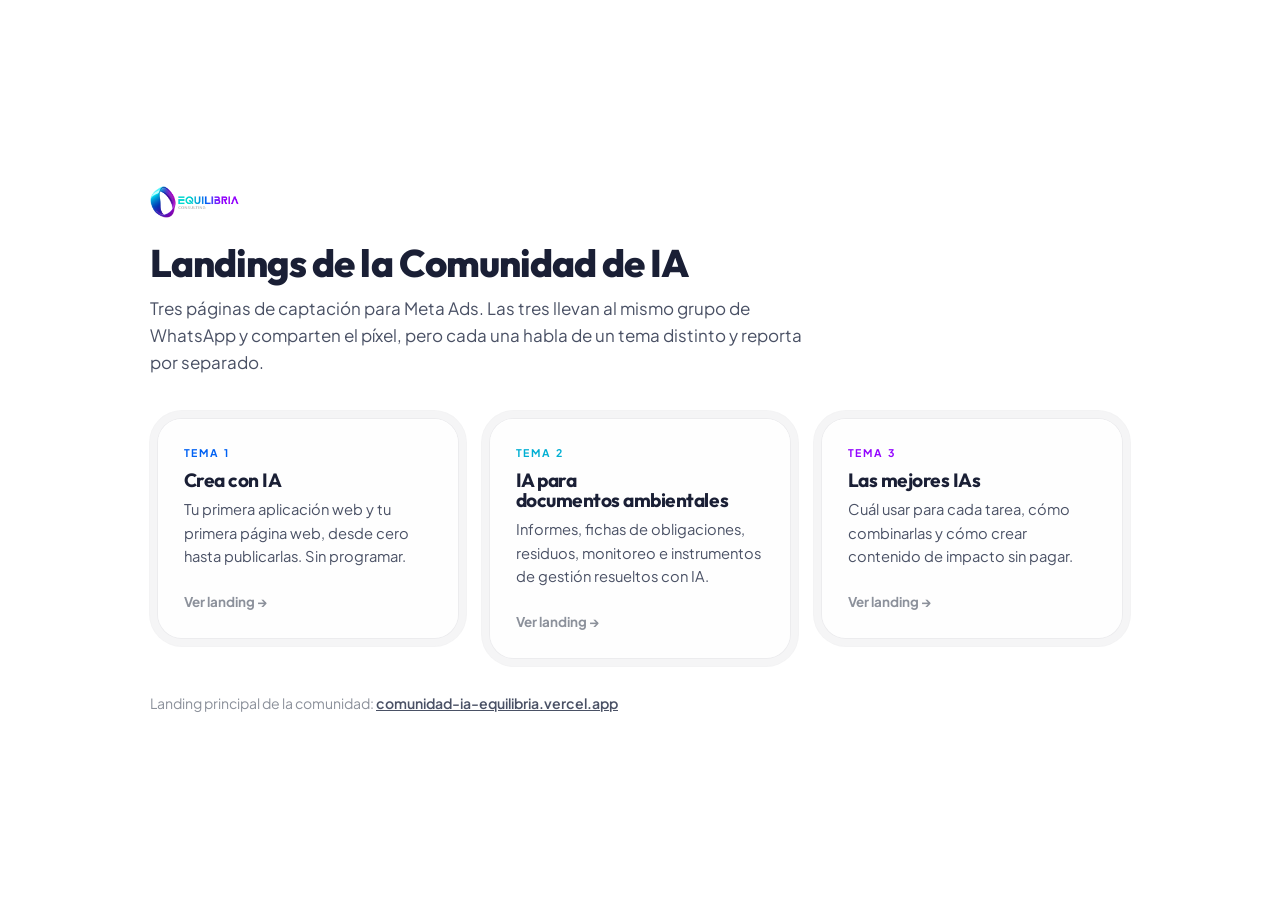
<file: index.html>
<!DOCTYPE html>
<html lang="es-PE">
<head>
<meta charset="utf-8">
<meta name="viewport" content="width=device-width, initial-scale=1">
<title>Landings de la Comunidad de IA | Equilibria</title>
<meta name="robots" content="noindex">
<link rel="icon" type="image/png" sizes="32x32" href="assets/favicon-32.png">
<link rel="preconnect" href="https://fonts.googleapis.com">
<link rel="preconnect" href="https://fonts.gstatic.com" crossorigin>
<link href="https://fonts.googleapis.com/css2?family=Outfit:wght@600;700;800&family=Plus+Jakarta+Sans:wght@400;500;600;700&display=swap" rel="stylesheet">
<link rel="stylesheet" href="assets/eq.css">
<style>
  body{display:grid;place-items:center;min-height:100dvh;padding:2.5rem 1.25rem}
  .hub{width:min(980px,100%)}
  .hub > img{height:32px;width:auto;margin-bottom:1.6rem}
  h1{font-size:clamp(1.7rem,4vw,2.4rem);font-weight:800}
  .lead{color:var(--ink-2);margin-top:.7rem;max-width:56ch}
  .grid{display:grid;grid-template-columns:repeat(auto-fit,minmax(260px,1fr));gap:1rem;margin-top:2.2rem}
  .grid a{text-decoration:none}
  .grid .core{padding:1.6rem;display:flex;flex-direction:column;gap:.5rem;height:100%;transition:transform .6s var(--ease)}
  .grid a:hover .core{transform:translateY(-3px)}
  .grid .k{font-size:.66rem;font-weight:700;letter-spacing:.18em;text-transform:uppercase}
  .grid h2{font-size:1.2rem;font-weight:700}
  .grid p{font-size:.92rem;color:var(--ink-2)}
  .grid .go{margin-top:auto;padding-top:.9rem;font-size:.84rem;font-weight:700;color:var(--ink-3)}
  .extra{margin-top:1.6rem;font-size:.88rem;color:var(--ink-3)}
  .extra a{font-weight:600;color:var(--ink-2)}
</style>
</head>
<body>
<div class="hub">
  <img src="assets/logo-equilibria.webp" alt="Equilibria Consulting">
  <h1>Landings de la Comunidad de IA</h1>
  <p class="lead">Tres páginas de captación para Meta Ads. Las tres llevan al mismo grupo de WhatsApp y comparten el píxel, pero cada una habla de un tema distinto y reporta por separado.</p>
  <div class="grid">
    <a href="crea-con-ia"><div class="shell"><div class="core">
      <span class="k" style="color:#0061F3">Tema 1</span>
      <h2>Crea con IA</h2>
      <p>Tu primera aplicación web y tu primera página web, desde cero hasta publicarlas. Sin programar.</p>
      <span class="go">Ver landing →</span>
    </div></div></a>
    <a href="ia-ambiental"><div class="shell"><div class="core">
      <span class="k" style="color:#00AFD3">Tema 2</span>
      <h2>IA para documentos ambientales</h2>
      <p>Informes, fichas de obligaciones, residuos, monitoreo e instrumentos de gestión resueltos con IA.</p>
      <span class="go">Ver landing →</span>
    </div></div></a>
    <a href="mejores-ias"><div class="shell"><div class="core">
      <span class="k" style="color:#9304FF">Tema 3</span>
      <h2>Las mejores IAs</h2>
      <p>Cuál usar para cada tarea, cómo combinarlas y cómo crear contenido de impacto sin pagar.</p>
      <span class="go">Ver landing →</span>
    </div></div></a>
  </div>
  <p class="extra">Landing principal de la comunidad: <a href="https://comunidad-ia-equilibria.vercel.app">comunidad-ia-equilibria.vercel.app</a></p>
</div>
</body>
</html>
</file>
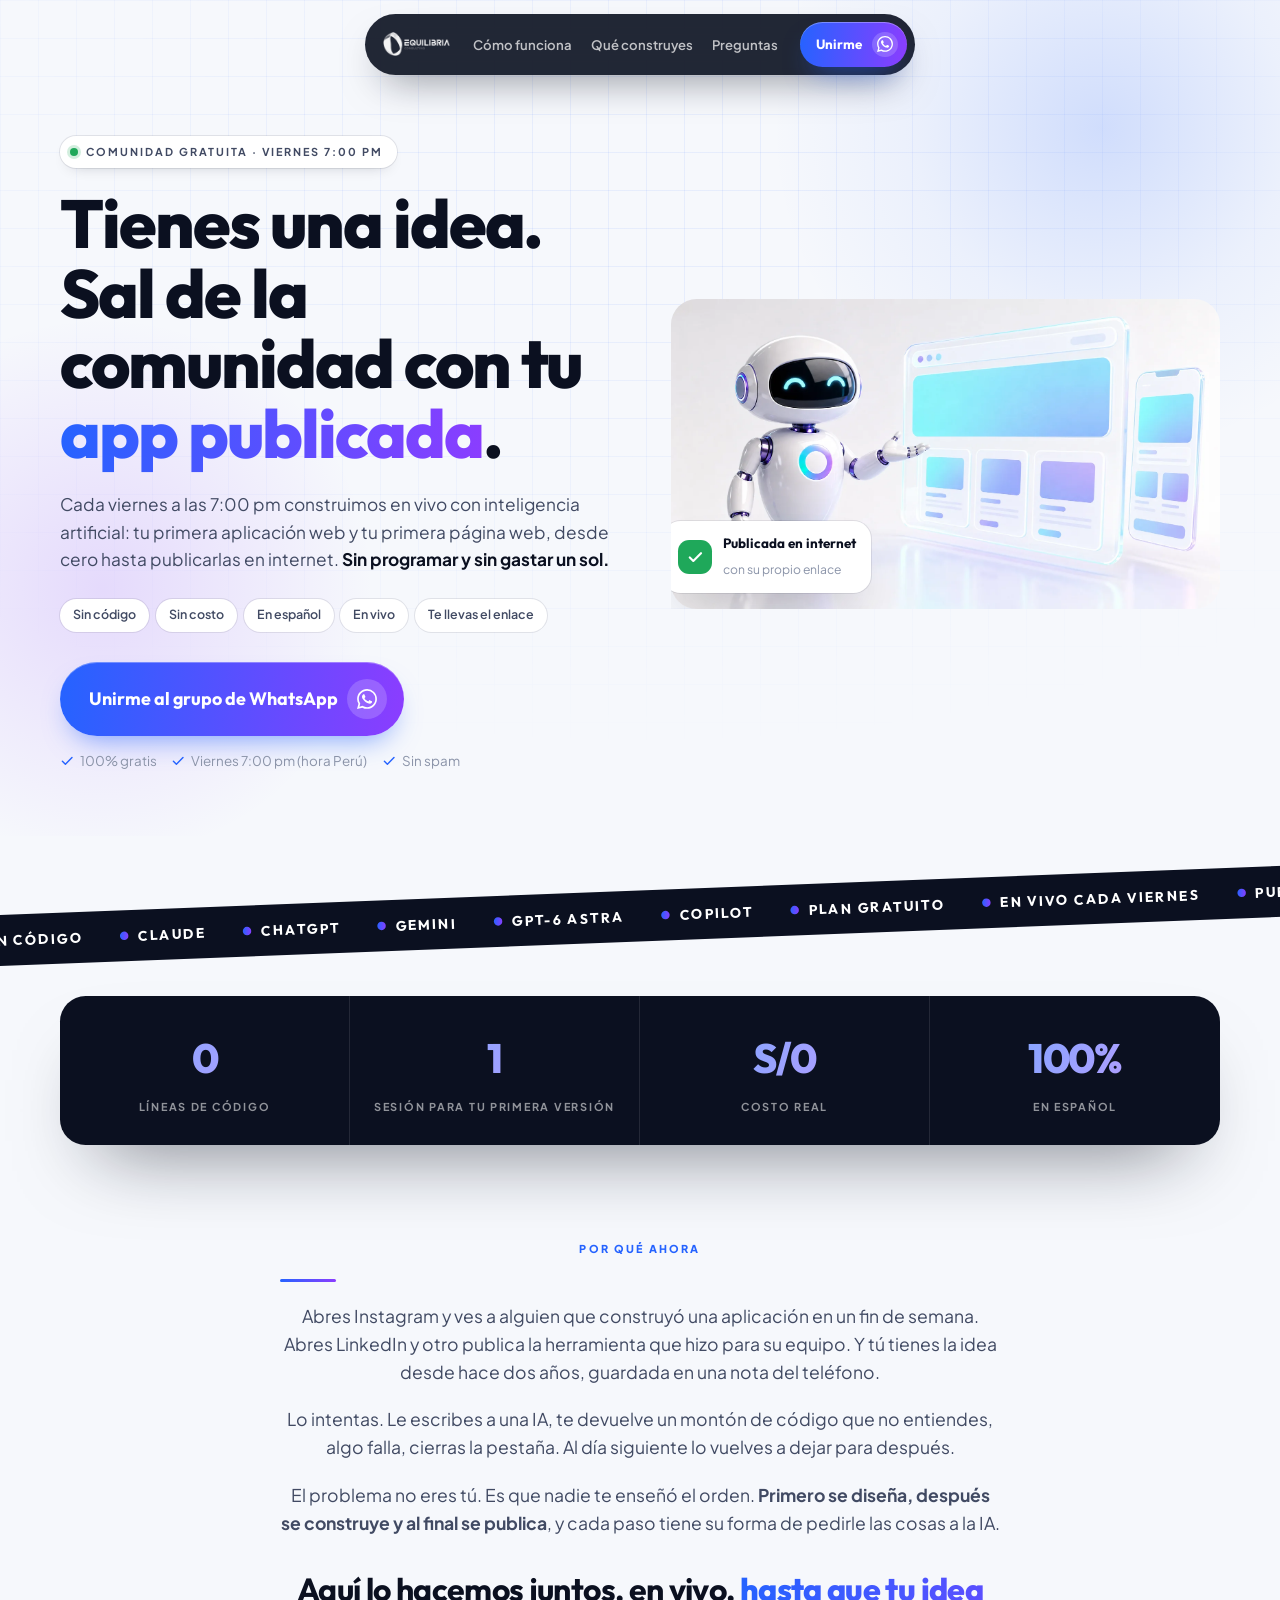
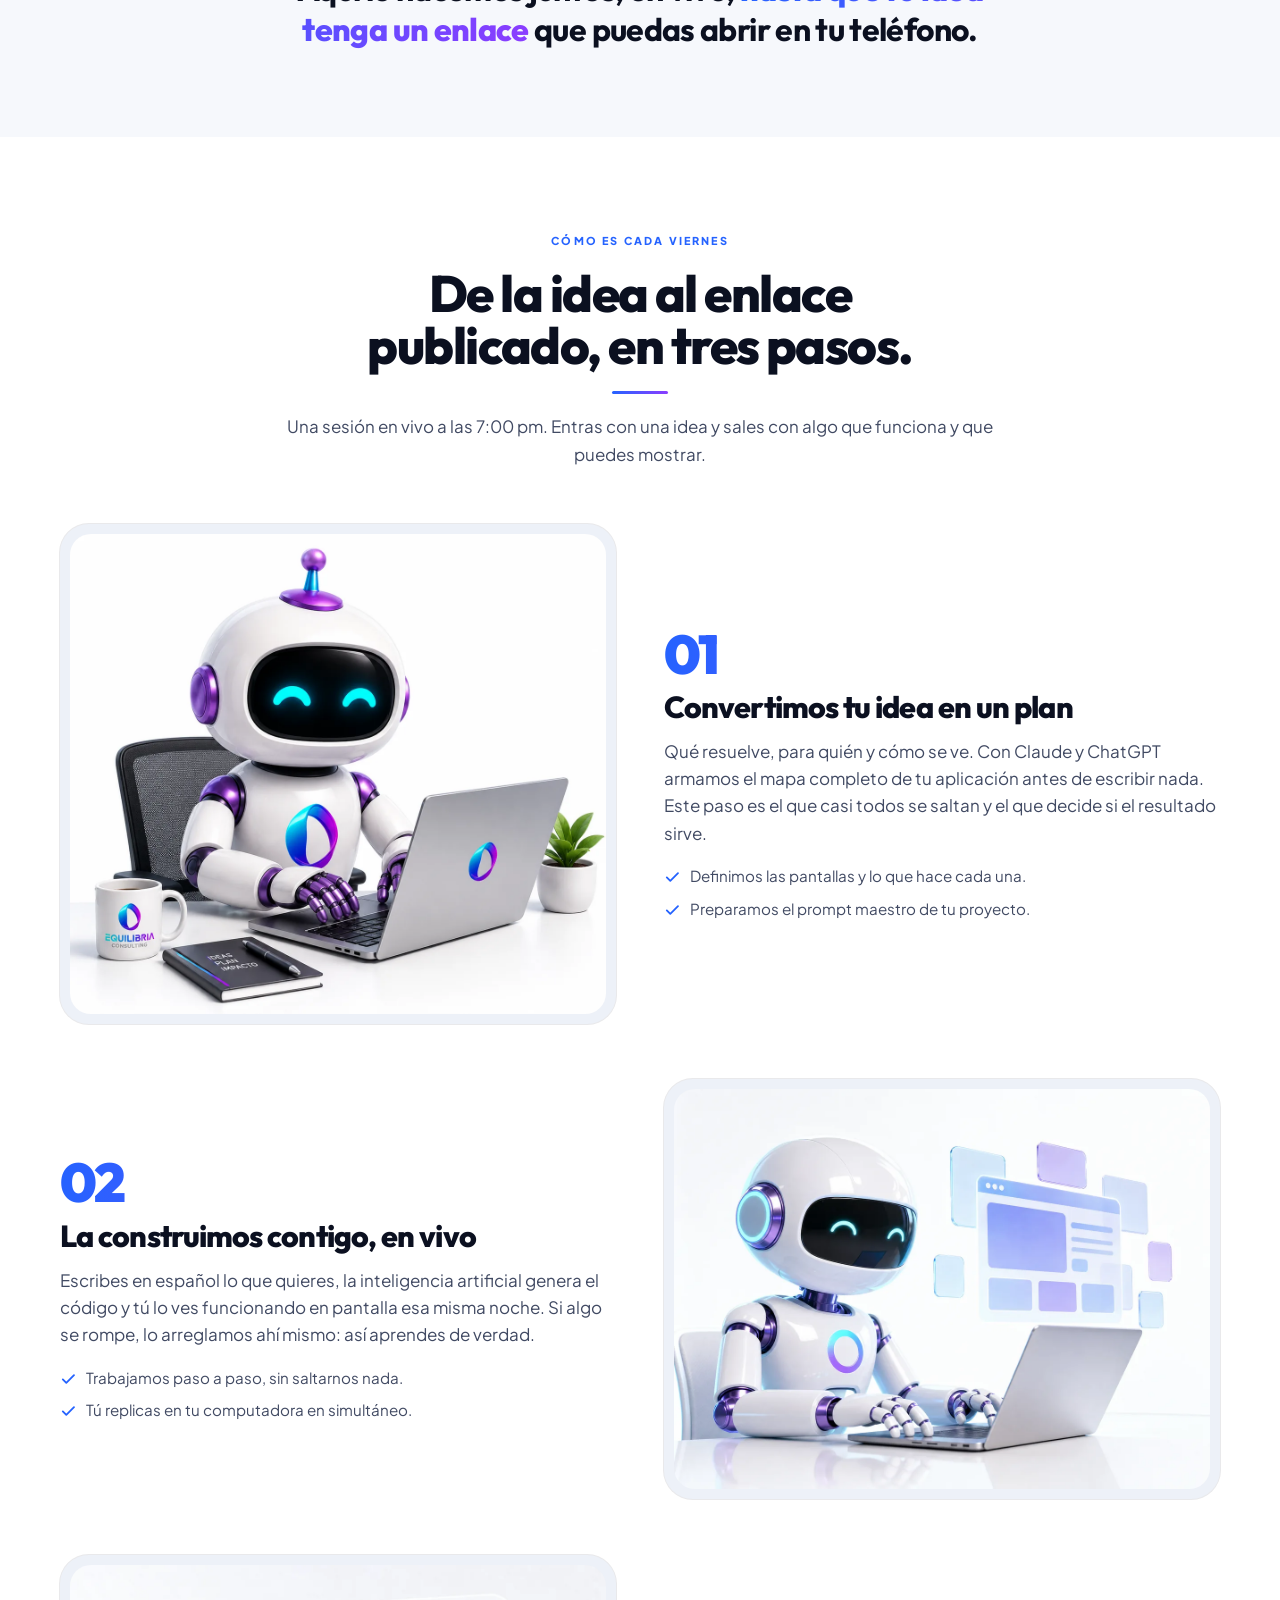
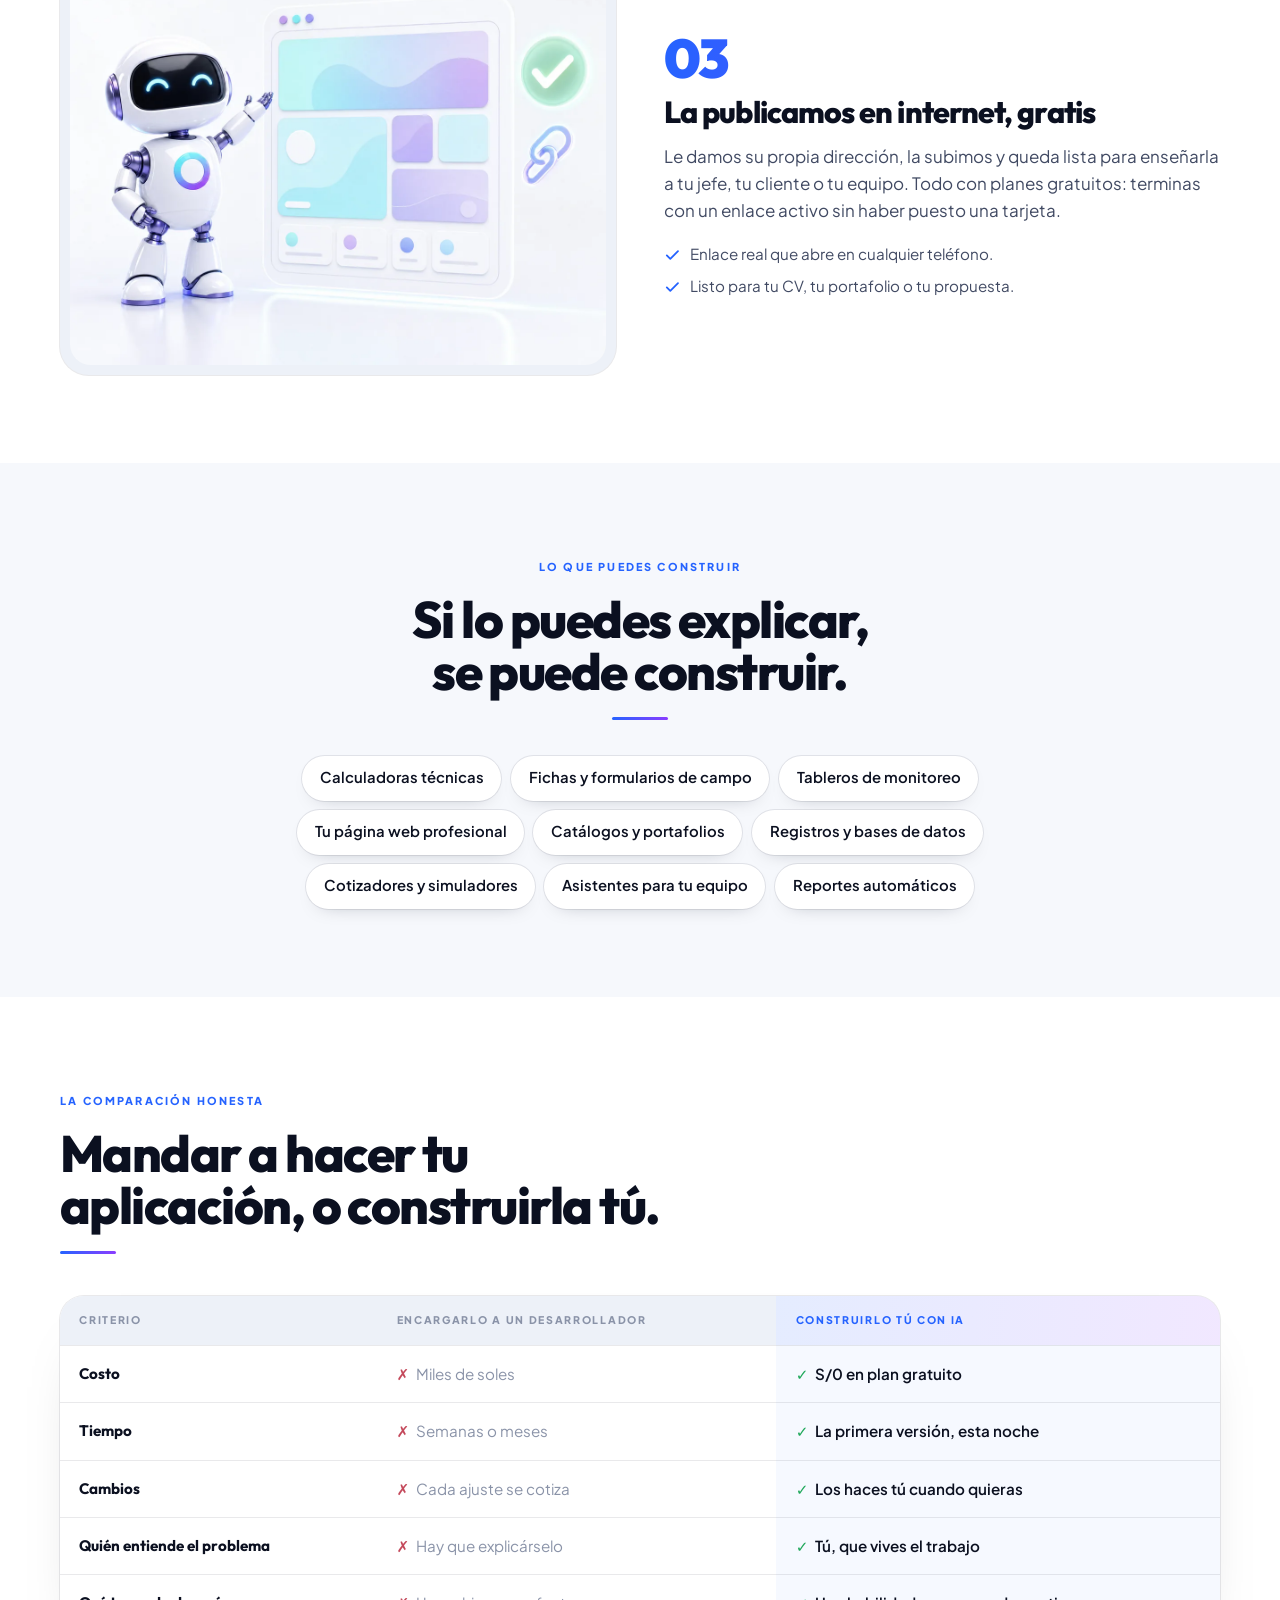
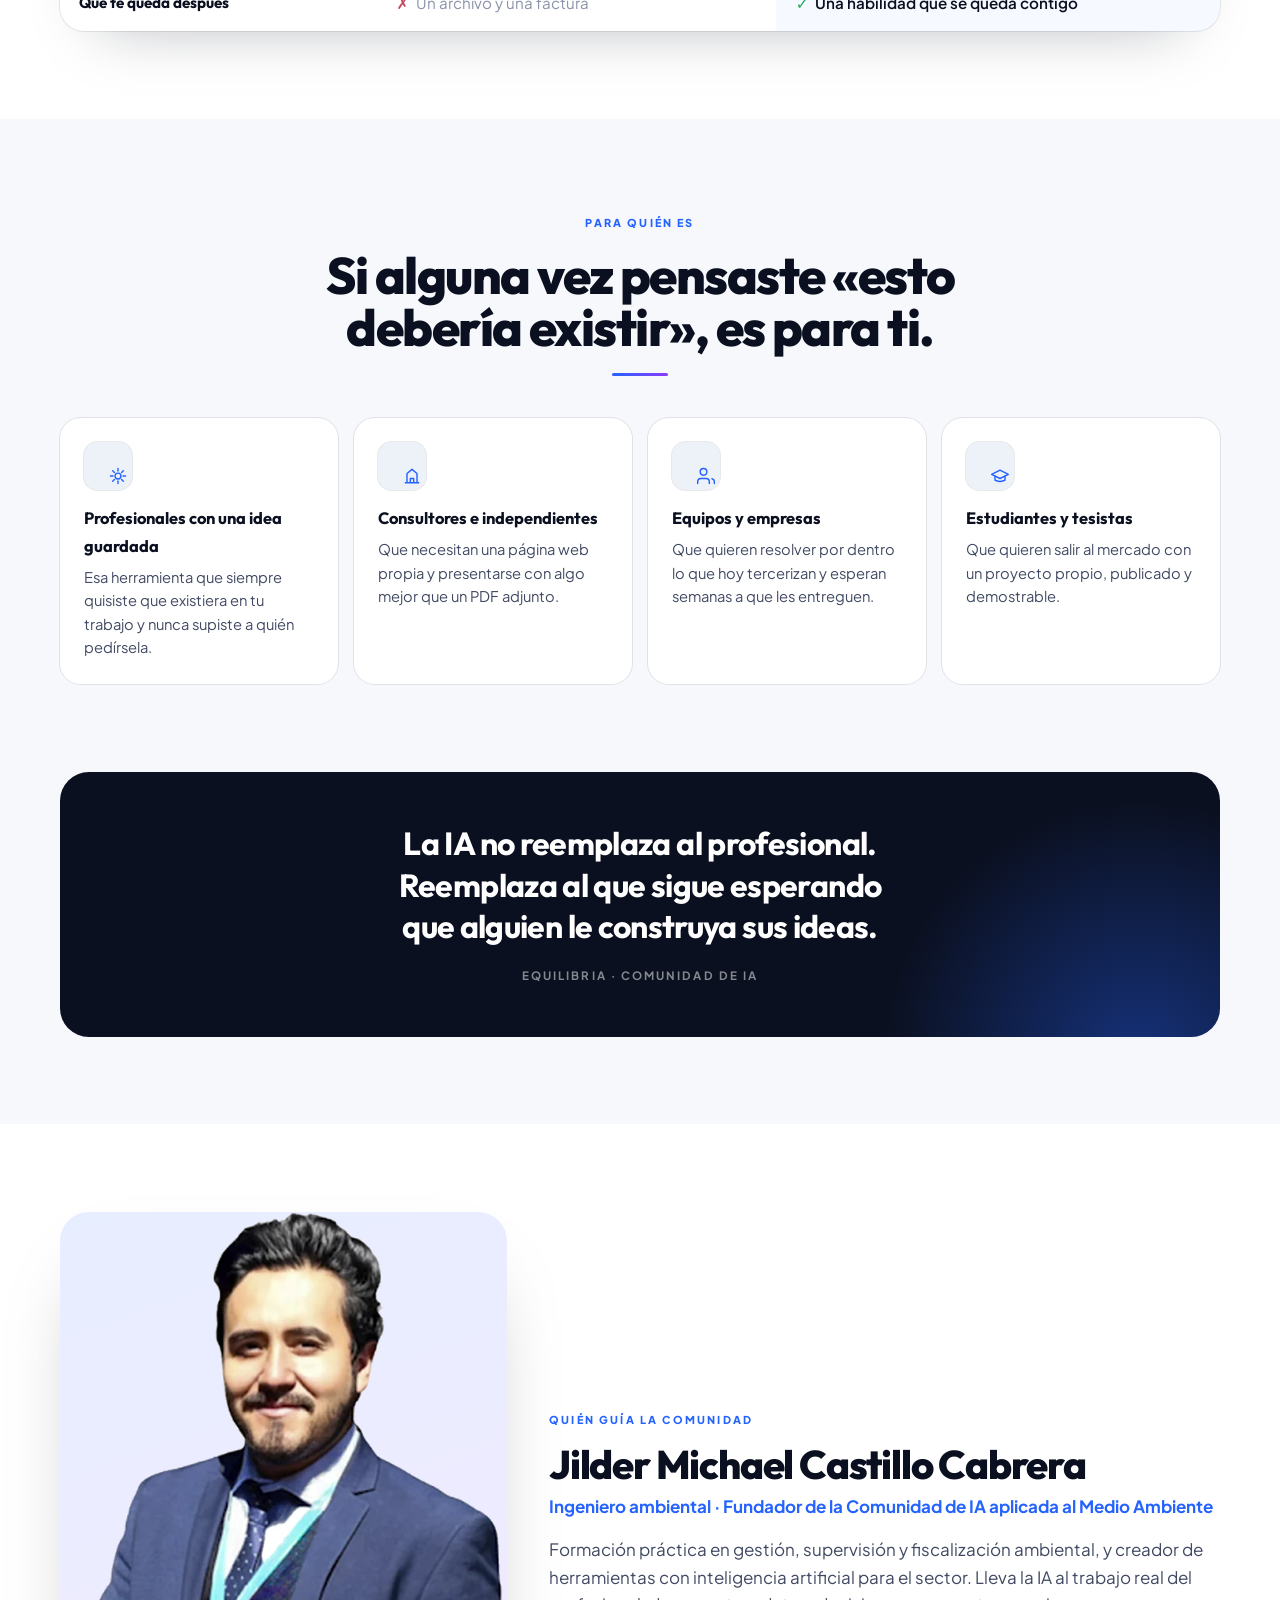
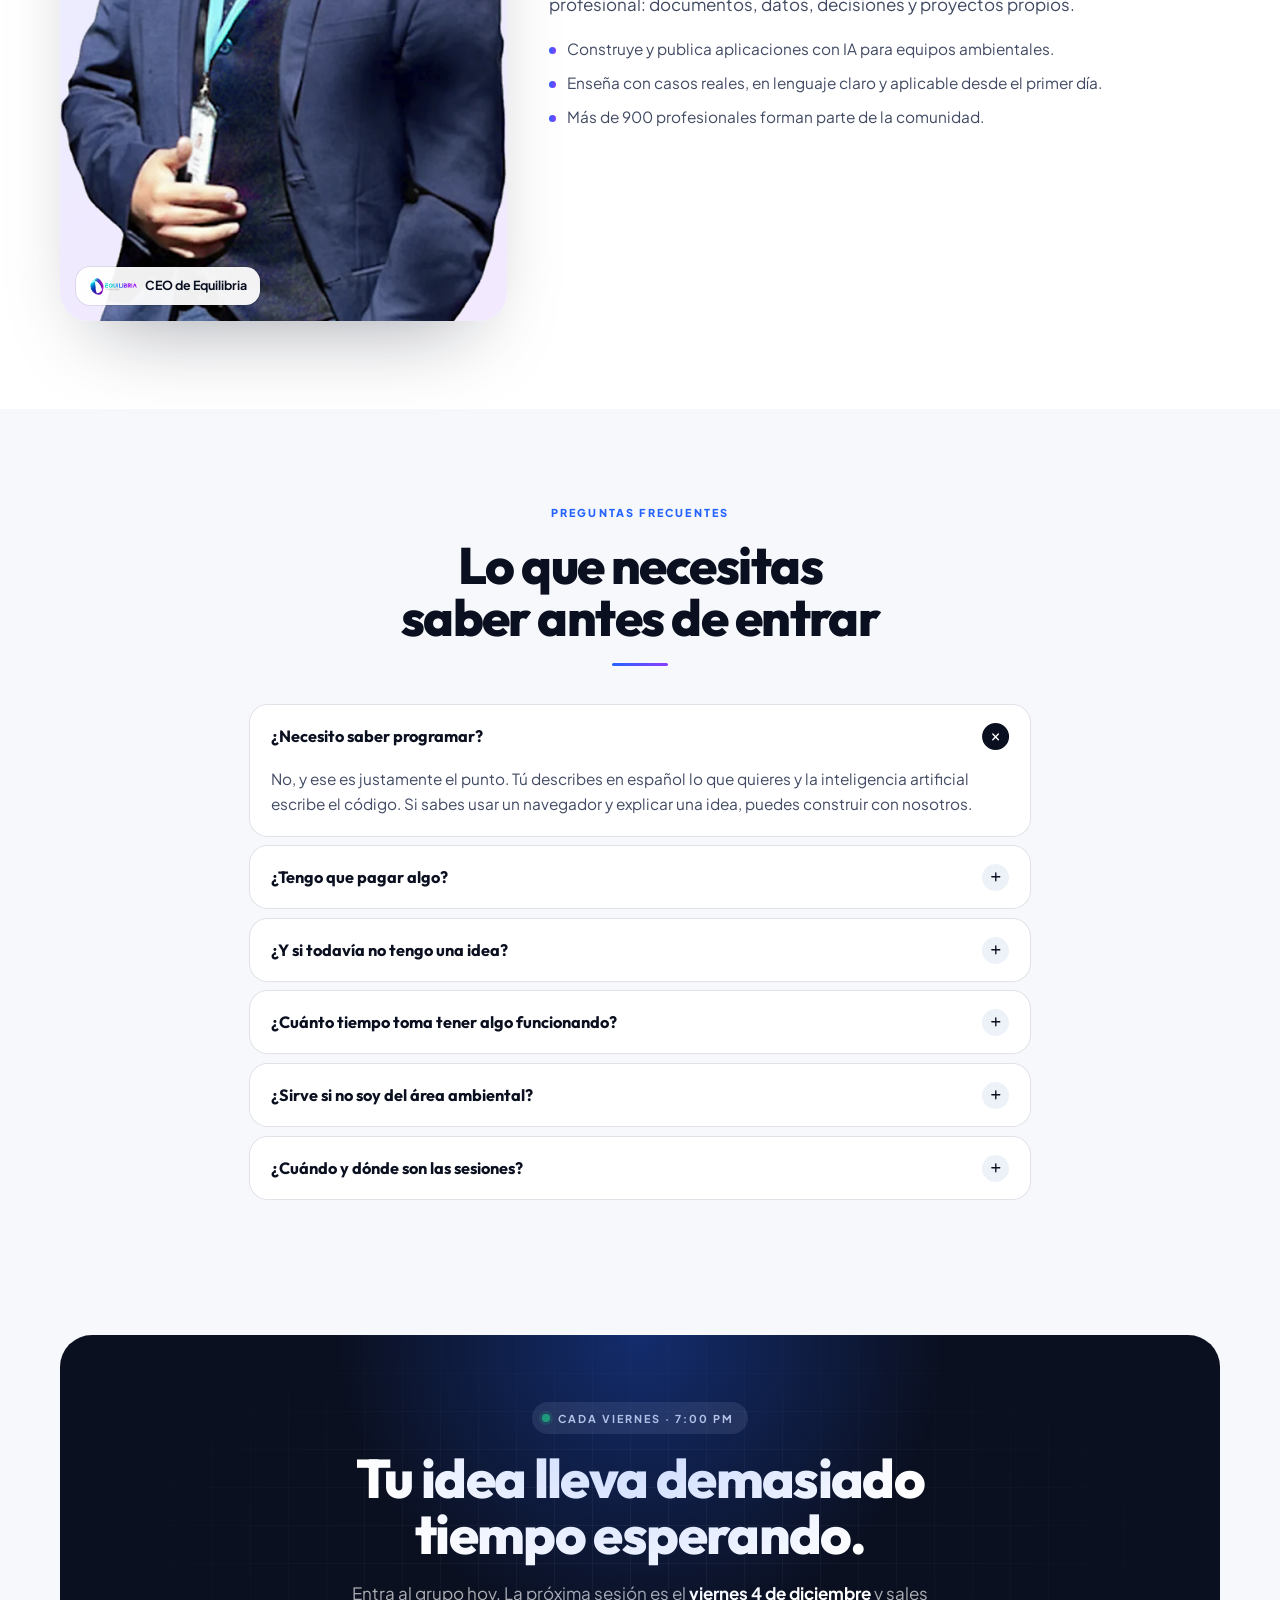
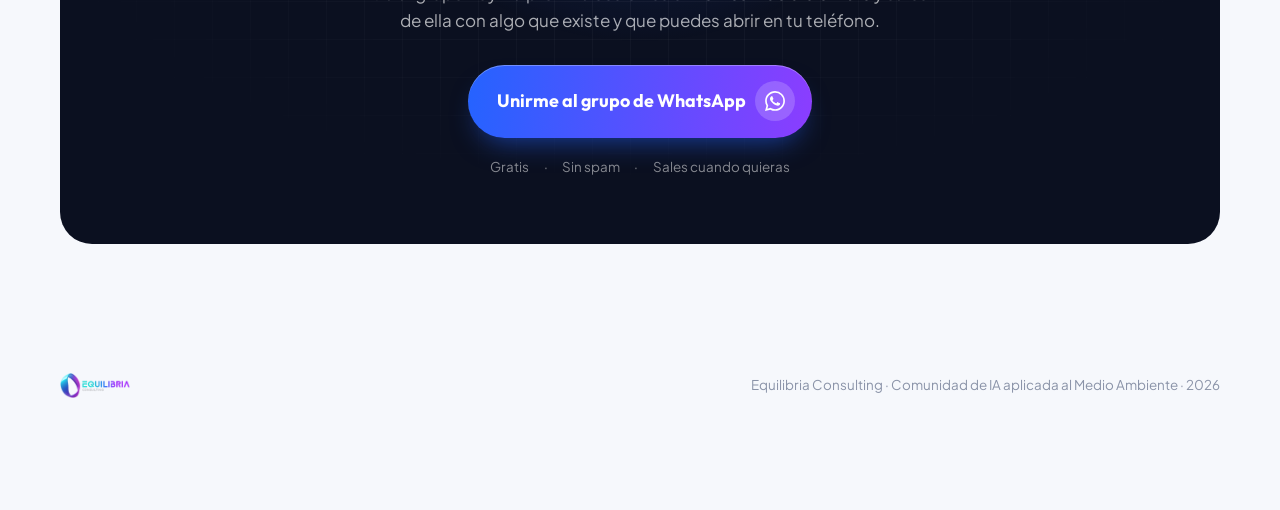
<file: crea-con-ia/index.html>
<!DOCTYPE html>
<html lang="es-PE">
<head>
<meta charset="utf-8">
<meta name="viewport" content="width=device-width, initial-scale=1, viewport-fit=cover">
<script>document.documentElement.className+=" js"</script>
<title>Construye tu primera app web con IA | Comunidad Equilibria</title>
<meta name="description" content="Comunidad gratuita: cada viernes a las 7:00 pm construimos en vivo tu primera aplicación web y tu primera página web con inteligencia artificial, desde cero hasta publicarlas. Sin programar y sin costo.">
<meta name="theme-color" content="#F6F8FC">
<link rel="icon" type="image/png" sizes="32x32" href="../assets/favicon-32.png">
<link rel="apple-touch-icon" href="../assets/apple-touch-icon.png">
<meta property="og:type" content="website">
<meta property="og:title" content="Tu primera aplicación web con IA · Comunidad Equilibria">
<meta property="og:description" content="De la idea a la app publicada, sin programar y sin gastar un sol. Cada viernes 7:00 pm. Gratis.">
<meta property="og:image" content="https://ia-equilibria.vercel.app/assets/og-crea-con-ia.jpg">
<meta property="og:url" content="https://ia-equilibria.vercel.app/crea-con-ia">
<meta property="og:locale" content="es_PE">
<meta name="twitter:card" content="summary_large_image">
<link rel="preconnect" href="https://fonts.googleapis.com">
<link rel="preconnect" href="https://fonts.gstatic.com" crossorigin>
<link href="https://fonts.googleapis.com/css2?family=Outfit:wght@400;500;600;700;800;900&family=Plus+Jakarta+Sans:wght@400;500;600;700&display=swap" rel="stylesheet">
<link rel="preload" as="image" href="../assets/hero-crea.webp">

<!-- Meta Pixel -->
<script>
!function(f,b,e,v,n,t,s){if(f.fbq)return;n=f.fbq=function(){n.callMethod?
n.callMethod.apply(n,arguments):n.queue.push(arguments)};if(!f._fbq)f._fbq=n;
n.push=n;n.loaded=!0;n.version='2.0';n.queue=[];t=b.createElement(e);t.async=!0;
t.src=v;s=b.getElementsByTagName(e)[0];s.parentNode.insertBefore(t,s)}(window,
document,'script','https://connect.facebook.net/en_US/fbevents.js');
fbq('init','1441853580744350');
fbq('track','PageView');
</script>
<noscript><img height="1" width="1" style="display:none" alt=""
src="https://www.facebook.com/tr?id=1441853580744350&ev=PageView&noscript=1"></noscript>
<!-- /Meta Pixel -->

<style>
:root{
  --paper:#F6F8FC; --paper-2:#EDF1F8; --card:#FFFFFF;
  --ink:#0B1020; --ink-2:#414A63; --ink-3:#8A93A8;
  --acc:#2563FF; --acc-2:#8B3DFF; --acc-soft:rgba(37,99,255,.1);
  --wa:#1FA85A;
  --line:rgba(11,16,32,.09);
  --ease:cubic-bezier(.32,.72,0,1);
  --grad:linear-gradient(95deg,#2563FF,#8B3DFF);
}
*{box-sizing:border-box;margin:0;padding:0}
html{-webkit-text-size-adjust:100%;scroll-behavior:smooth}
body{font-family:"Plus Jakarta Sans",ui-sans-serif,system-ui,-apple-system,sans-serif;background:var(--paper);color:var(--ink);font-size:17px;line-height:1.6;-webkit-font-smoothing:antialiased;overflow-x:hidden}
img{max-width:100%;display:block}a{color:inherit}
h1,h2,h3{font-family:"Outfit",ui-sans-serif,system-ui,sans-serif;letter-spacing:-.03em;line-height:1.03;text-wrap:balance}
.wrap{width:min(1160px,100% - 2.5rem);margin-inline:auto}
.acc{background:var(--grad);-webkit-background-clip:text;background-clip:text;color:transparent}

/* ---- nav ---- */
.nav{position:fixed;top:14px;left:50%;transform:translateX(-50%);z-index:60;display:flex;align-items:center;gap:1.4rem;padding:.5rem .5rem .5rem 1.15rem;border-radius:999px;background:rgba(11,16,32,.9);backdrop-filter:blur(16px);-webkit-backdrop-filter:blur(16px);box-shadow:0 18px 40px -18px rgba(11,16,32,.6);width:max-content;max-width:calc(100% - 1.5rem)}
.nav img{height:24px;width:auto;filter:brightness(0) invert(1);opacity:.95}
.nav .lk{display:flex;gap:1.2rem;font-size:.82rem;font-weight:600;color:rgba(255,255,255,.72)}
.nav .lk a{text-decoration:none}
.nav .lk a:hover{color:#fff}
.btn{display:inline-flex;align-items:center;gap:.6rem;text-decoration:none;font-family:"Outfit",sans-serif;font-weight:700;font-size:.95rem;line-height:1;padding:.75rem .85rem .75rem 1.3rem;border-radius:999px;color:#fff;background:var(--grad);border:0;cursor:pointer;white-space:nowrap;box-shadow:0 1px 0 rgba(255,255,255,.3) inset,0 14px 28px -12px rgba(37,99,255,.6);transition:transform .5s var(--ease),box-shadow .5s var(--ease)}
.btn .ic{width:1.9rem;height:1.9rem;border-radius:999px;background:rgba(255,255,255,.18);display:grid;place-items:center;flex:none;transition:transform .5s var(--ease)}
.btn .ic svg{width:1rem;height:1rem;fill:#fff}
.btn:hover{transform:translateY(-2px);box-shadow:0 1px 0 rgba(255,255,255,.3) inset,0 22px 38px -14px rgba(37,99,255,.65)}
.btn:hover .ic{transform:translate(2px,-1px)}
.btn:active{transform:scale(.98)}
.btn:focus-visible{outline:3px solid var(--acc-2);outline-offset:3px}
.btn.xl{font-size:1.12rem;padding:1.05rem 1.05rem 1.05rem 1.8rem}
.btn.xl .ic{width:2.5rem;height:2.5rem}.btn.xl .ic svg{width:1.25rem;height:1.25rem}
.nav .btn{font-size:.84rem;padding:.6rem .6rem .6rem 1rem}
.nav .btn .ic{width:1.6rem;height:1.6rem}

/* ---- hero ---- */
.hero{position:relative;padding:8.5rem 0 4rem;overflow:hidden;isolation:isolate}
.blue{position:absolute;inset:0;z-index:-2;background-image:linear-gradient(rgba(37,99,255,.07) 1px,transparent 1px),linear-gradient(90deg,rgba(37,99,255,.07) 1px,transparent 1px);background-size:38px 38px;mask-image:radial-gradient(ellipse 80% 65% at 50% 25%,#000 20%,transparent 100%);-webkit-mask-image:radial-gradient(ellipse 80% 65% at 50% 25%,#000 20%,transparent 100%)}
.glow{position:absolute;z-index:-1;border-radius:50%;pointer-events:none}
.g1{width:52vw;height:52vw;max-width:720px;max-height:720px;right:-12vw;top:-16vw;background:radial-gradient(circle,rgba(37,99,255,.18),rgba(37,99,255,.05) 40%,transparent 70%)}
.g2{width:44vw;height:44vw;max-width:600px;max-height:600px;left:-14vw;top:24vw;background:radial-gradient(circle,rgba(139,61,255,.16),transparent 68%)}
.hgrid{display:grid;grid-template-columns:1.02fr .98fr;gap:2.5rem;align-items:center}
.pill{display:inline-flex;align-items:center;gap:.5rem;font-size:.68rem;font-weight:700;letter-spacing:.18em;text-transform:uppercase;padding:.45rem .9rem .45rem .65rem;border-radius:999px;background:#fff;color:var(--ink-2);box-shadow:0 0 0 1px var(--line),0 6px 16px -10px rgba(11,16,32,.3)}
.pill .dot{width:.5rem;height:.5rem;border-radius:50%;background:var(--wa);box-shadow:0 0 0 3px rgba(31,168,90,.2);animation:pulse 1.8s var(--ease) infinite}
@keyframes pulse{0%,100%{box-shadow:0 0 0 3px rgba(31,168,90,.22)}50%{box-shadow:0 0 0 7px rgba(31,168,90,0)}}
.hero h1{font-size:clamp(2.6rem,5.3vw,4.5rem);font-weight:800;margin-top:1.3rem}
.hero .sub{margin-top:1.4rem;font-size:clamp(1.05rem,1.35vw,1.22rem);color:var(--ink-2);max-width:50ch;text-wrap:pretty}
.hero .sub b{color:var(--ink);font-weight:700}
.tags{display:flex;flex-wrap:wrap;gap:.45rem;margin-top:1.6rem}
.tags span{font-size:.78rem;font-weight:600;padding:.4rem .8rem;border-radius:999px;background:#fff;color:var(--ink-2);box-shadow:0 0 0 1px var(--line)}
.cta-wrap{margin-top:1.9rem}
.micro{margin-top:.9rem;font-size:.84rem;color:var(--ink-3);display:flex;flex-wrap:wrap;gap:.3rem .9rem}
.micro span{display:inline-flex;align-items:center;gap:.35rem}
.micro svg{width:.9rem;height:.9rem;stroke:var(--acc);fill:none;stroke-width:2.4;stroke-linecap:round;stroke-linejoin:round}
.hshot{position:relative}
.hshot img{width:100%;height:auto;border-radius:1.6rem;animation:float 8s var(--ease) infinite alternate}
@keyframes float{from{transform:translateY(0)}to{transform:translateY(-14px)}}
.hbadge{position:absolute;left:-.5rem;bottom:1rem;background:#fff;border-radius:1.1rem;padding:.75rem .95rem;box-shadow:0 0 0 1px var(--line),0 24px 50px -24px rgba(11,16,32,.4);display:flex;align-items:center;gap:.7rem}
.hbadge i{width:2.1rem;height:2.1rem;border-radius:.7rem;background:var(--wa);display:grid;place-items:center;font-style:normal;flex:none}
.hbadge i svg{width:1.05rem;height:1.05rem;fill:none;stroke:#fff;stroke-width:3;stroke-linecap:round;stroke-linejoin:round}
.hbadge b{display:block;font-size:.84rem;font-family:"Outfit",sans-serif}
.hbadge span{font-size:.76rem;color:var(--ink-3)}

/* ---- cinta diagonal ---- */
.ribbon{background:var(--ink);transform:rotate(-2.2deg) scale(1.06);margin:3.5rem 0;padding:.85rem 0;overflow:hidden;box-shadow:0 22px 50px -26px rgba(11,16,32,.8)}
.ribbon .track{display:flex;gap:2.2rem;width:max-content;animation:slide 34s linear infinite}
.ribbon:hover .track{animation-play-state:paused}
@keyframes slide{to{transform:translateX(-50%)}}
.ribbon i{display:inline-flex;align-items:center;gap:.55rem;font-family:"Outfit",sans-serif;font-style:normal;font-weight:700;font-size:.82rem;letter-spacing:.14em;text-transform:uppercase;color:#fff;white-space:nowrap}
.ribbon i::before{content:"";width:.5rem;height:.5rem;border-radius:50%;background:var(--grad);flex:none}

/* ---- barra de datos ---- */
.stats{background:var(--ink);border-radius:1.6rem;display:grid;grid-template-columns:repeat(4,1fr);overflow:hidden;box-shadow:0 40px 80px -40px rgba(11,16,32,.6)}
.stats div{padding:1.9rem 1.2rem;text-align:center;border-right:1px solid rgba(255,255,255,.1)}
.stats div:last-child{border-right:0}
.stats b{display:block;font-family:"Outfit",sans-serif;font-size:clamp(1.8rem,3.2vw,2.6rem);font-weight:800;letter-spacing:-.03em;background:linear-gradient(120deg,#6FA8FF,#C79BFF);-webkit-background-clip:text;background-clip:text;color:transparent}
.stats span{display:block;margin-top:.35rem;font-size:.68rem;font-weight:700;letter-spacing:.16em;text-transform:uppercase;color:rgba(255,255,255,.55)}

/* ---- secciones ---- */
section{padding:5.5rem 0}
.eyebrow{display:inline-block;font-size:.68rem;font-weight:800;letter-spacing:.2em;text-transform:uppercase;color:var(--acc)}
.head{max-width:760px}
.head h2{font-size:clamp(2rem,4vw,3.2rem);font-weight:800;margin-top:.9rem}
.head p{margin-top:1.1rem;color:var(--ink-2);font-size:1.06rem;text-wrap:pretty}
.mid{text-align:center;margin-inline:auto}
.rule{width:56px;height:3px;border-radius:99px;background:var(--grad);margin:1.2rem 0}
.mid .rule{margin-inline:auto}

/* relato */
.story{max-width:720px;margin-inline:auto;text-align:center}
.story p{font-size:1.1rem;color:var(--ink-2);margin-top:1.2rem;text-wrap:pretty}
.story p.big{font-family:"Outfit",sans-serif;font-size:clamp(1.4rem,2.6vw,2rem);font-weight:700;color:var(--ink);letter-spacing:-.02em;line-height:1.25;margin-top:2rem}
.story .acc{font-weight:800}

/* filas numeradas */
.row{display:grid;grid-template-columns:1fr 1fr;gap:3rem;align-items:center;margin-top:3.5rem}
.row:nth-child(even) .txt{order:2}
.num{font-family:"Outfit",sans-serif;font-size:3.4rem;font-weight:900;line-height:1;letter-spacing:-.05em;background:var(--grad);-webkit-background-clip:text;background-clip:text;color:transparent}
.row h3{font-size:clamp(1.4rem,2.4vw,1.9rem);font-weight:800;margin-top:.7rem}
.row p{margin-top:.9rem;color:var(--ink-2)}
.row ul{list-style:none;margin-top:1.1rem;display:grid;gap:.5rem}
.row li{display:flex;gap:.6rem;font-size:.95rem;color:var(--ink-2)}
.row li svg{width:1.05rem;height:1.05rem;flex:none;margin-top:.32rem;stroke:var(--acc);fill:none;stroke-width:2.6;stroke-linecap:round;stroke-linejoin:round}
.frame{background:var(--paper-2);padding:.6rem;border-radius:1.8rem;box-shadow:0 0 0 1px var(--line)}
.frame img{border-radius:1.3rem;width:100%;height:auto}

/* chips */
.chips{display:flex;flex-wrap:wrap;gap:.6rem;justify-content:center;max-width:900px;margin:2.2rem auto 0}
.chips span{padding:.65rem 1.1rem;border-radius:999px;background:#fff;font-size:.93rem;font-weight:600;box-shadow:0 0 0 1px var(--line),0 8px 20px -14px rgba(11,16,32,.35);transition:transform .5s var(--ease),box-shadow .5s var(--ease)}
.chips span:hover{transform:translateY(-3px);box-shadow:0 0 0 1px var(--acc-soft),0 14px 26px -12px rgba(37,99,255,.4)}

/* tabla comparativa */
.vs{margin-top:2.6rem;background:#fff;border-radius:1.5rem;overflow:hidden;box-shadow:0 0 0 1px var(--line),0 30px 60px -40px rgba(11,16,32,.35)}
.vs table{width:100%;border-collapse:collapse;font-size:.95rem}
.vs th,.vs td{padding:1rem 1.2rem;text-align:left;border-bottom:1px solid var(--line)}
.vs thead th{font-size:.66rem;letter-spacing:.16em;text-transform:uppercase;font-weight:800;color:var(--ink-3);background:var(--paper-2)}
.vs thead th:last-child{background:linear-gradient(95deg,rgba(37,99,255,.12),rgba(139,61,255,.12));color:var(--acc)}
.vs td:first-child{font-weight:700;font-family:"Outfit",sans-serif}
.vs td.no{color:var(--ink-3)}
.vs td.yes{font-weight:600;background:rgba(37,99,255,.04)}
.vs tr:last-child td{border-bottom:0}
.vs .mk{font-weight:800;margin-right:.4rem}
.vs .mk.x{color:#C4495B}.vs .mk.v{color:var(--wa)}

/* rejilla resultados */
.grid4{display:grid;grid-template-columns:repeat(auto-fit,minmax(250px,1fr));gap:1rem;margin-top:2.6rem}
.grid4 div{background:#fff;border-radius:1.3rem;padding:1.5rem;box-shadow:0 0 0 1px var(--line)}
.grid4 .ico{width:2.6rem;height:2.6rem;border-radius:.85rem;background:var(--paper-2);display:grid;place-items:center;margin-bottom:.9rem}
.grid4 .ico svg{width:1.25rem;height:1.25rem;stroke:var(--acc);fill:none;stroke-width:1.7;stroke-linecap:round;stroke-linejoin:round}
.grid4 b{font-family:"Outfit",sans-serif;font-size:1.03rem}
.grid4 p{margin-top:.4rem;font-size:.92rem;color:var(--ink-2)}

/* cita */
.quote{background:var(--ink);border-radius:1.8rem;padding:3.2rem 2.2rem;text-align:center;position:relative;overflow:hidden}
.quote::after{content:"";position:absolute;width:520px;height:520px;right:-180px;bottom:-280px;border-radius:50%;background:radial-gradient(circle,rgba(37,99,255,.4),transparent 70%)}
.quote p{position:relative;font-family:"Outfit",sans-serif;font-size:clamp(1.3rem,2.6vw,2rem);font-weight:700;color:#fff;letter-spacing:-.02em;line-height:1.3;max-width:24ch;margin-inline:auto}
.quote span{position:relative;display:block;margin-top:1.2rem;font-size:.72rem;letter-spacing:.18em;text-transform:uppercase;color:rgba(255,255,255,.5);font-weight:700}

/* mentor */
.mentor{display:grid;grid-template-columns:.8fr 1.2fr;gap:2.6rem;align-items:center}
.photo{position:relative;border-radius:1.8rem;overflow:hidden;background:linear-gradient(160deg,#E7EEFF,#F3E9FF);box-shadow:0 40px 80px -40px rgba(11,16,32,.4)}
.photo img{display:block;width:100%;height:auto}
.photo .tag{position:absolute;left:1rem;bottom:1rem;background:rgba(255,255,255,.94);padding:.55rem .85rem;border-radius:.9rem;font-size:.78rem;font-weight:700;display:flex;gap:.5rem;align-items:center;box-shadow:0 0 0 1px var(--line)}
.photo .tag img{position:static;transform:none;height:17px;width:auto;aspect-ratio:640/230}
.mentor h2{font-size:clamp(1.8rem,3.2vw,2.5rem);font-weight:800;margin-top:.8rem}
.mentor .role{margin-top:.5rem;font-weight:700;color:var(--acc)}
.mentor p{margin-top:1rem;color:var(--ink-2)}
.mentor ul{list-style:none;margin-top:1.2rem;display:grid;gap:.6rem}
.mentor li{display:flex;gap:.7rem;color:var(--ink-2);font-size:.96rem}
.mentor li::before{content:"";width:.45rem;height:.45rem;border-radius:50%;background:var(--grad);flex:none;margin-top:.6rem}

/* faq */
.faq{max-width:780px;margin:2.4rem auto 0;display:grid;gap:.65rem}
.faq details{background:#fff;border-radius:1.1rem;box-shadow:0 0 0 1px var(--line);overflow:hidden}
.faq summary{cursor:pointer;list-style:none;display:flex;justify-content:space-between;gap:1rem;align-items:center;padding:1.1rem 1.3rem;font-family:"Outfit",sans-serif;font-weight:700;font-size:1.02rem}
.faq summary::-webkit-details-marker{display:none}
.faq summary i{width:1.7rem;height:1.7rem;border-radius:50%;background:var(--paper-2);display:grid;place-items:center;flex:none;transition:transform .5s var(--ease),background .5s var(--ease)}
.faq summary i svg{width:.85rem;height:.85rem;stroke:var(--ink);fill:none;stroke-width:2.4;stroke-linecap:round}
.faq details[open] summary i{transform:rotate(45deg);background:var(--ink)}
.faq details[open] summary i svg{stroke:#fff}
.faq .a{padding:0 1.3rem 1.2rem;color:var(--ink-2);font-size:.96rem}

/* cierre */
.final{padding:3rem 0 6rem}
.final .box{position:relative;overflow:hidden;border-radius:2rem;background:var(--ink);padding:4.2rem 1.5rem;text-align:center}
.final .box::before{content:"";position:absolute;inset:0;background-image:linear-gradient(rgba(255,255,255,.05) 1px,transparent 1px),linear-gradient(90deg,rgba(255,255,255,.05) 1px,transparent 1px);background-size:38px 38px;mask-image:radial-gradient(ellipse 70% 70% at 50% 40%,#000,transparent 75%);-webkit-mask-image:radial-gradient(ellipse 70% 70% at 50% 40%,#000,transparent 75%)}
.final .box::after{content:"";position:absolute;width:640px;height:640px;left:50%;top:-320px;transform:translateX(-50%);border-radius:50%;background:radial-gradient(circle,rgba(37,99,255,.35),transparent 68%)}
.final h2{position:relative;font-size:clamp(2rem,4.4vw,3.4rem);font-weight:800;color:#fff;max-width:17ch;margin:1rem auto 0}
.final p{position:relative;margin-top:1.1rem;color:rgba(255,255,255,.66);max-width:48ch;margin-inline:auto}
.final p b{color:#fff;font-weight:700}
.final .cta-wrap{position:relative;display:flex;flex-direction:column;align-items:center}
.final .pill{background:rgba(255,255,255,.1);color:rgba(255,255,255,.85);box-shadow:none}
.final .micro{color:rgba(255,255,255,.5);justify-content:center}
footer{padding:2rem 0 7rem;color:var(--ink-3);font-size:.84rem}
footer .r{display:flex;justify-content:space-between;gap:1rem;flex-wrap:wrap;align-items:center}
footer img{height:25px;width:auto;opacity:.85}
.sticky{position:fixed;left:0;right:0;bottom:0;z-index:50;padding:.7rem 1rem calc(.7rem + env(safe-area-inset-bottom));background:rgba(246,248,252,.9);backdrop-filter:blur(14px);-webkit-backdrop-filter:blur(14px);box-shadow:0 -1px 0 var(--line);transform:translateY(110%);transition:transform .6s var(--ease);display:none}
.sticky.show{transform:none}
.sticky .btn{width:100%;justify-content:space-between}

/* --- efectos de scroll --- */
.eq-progress{position:fixed;left:0;right:0;top:0;height:3px;z-index:70;pointer-events:none;background:transparent}
.eq-progress i{display:block;height:100%;width:100%;transform:scaleX(0);transform-origin:0 50%;background:var(--grad);will-change:transform}
.js .rv{opacity:0;transform:translateY(30px);transition:opacity .75s var(--ease),transform .75s var(--ease);will-change:opacity,transform}
.js .rv.in{opacity:1;transform:none}
.js .frame,.js .gal figure,.js .hshot{overflow:hidden}
.js .frame img,.js .gal figure img{transform:scale(1.06);transition:transform 1.1s var(--ease)}
.js .rv.in .frame img,.js .frame.in img,.js .gal figure.in img{transform:none}
@media (prefers-reduced-motion:reduce){.eq-progress{display:none}.js .frame img,.js .gal figure img{transform:none}}
.rv.d1{transition-delay:.08s}.rv.d2{transition-delay:.16s}.rv.d3{transition-delay:.24s}

@media (max-width:1000px){
  .hgrid{grid-template-columns:1fr;gap:2.5rem}
  .hshot{max-width:560px;margin-inline:auto;width:100%}
  .hshot img{animation:none}
  .row,.mentor{grid-template-columns:1fr;gap:1.8rem}
  .row:nth-child(even) .txt{order:0}
  .stats{grid-template-columns:repeat(2,1fr)}
  .stats div:nth-child(2){border-right:0}
  .stats div:nth-child(1),.stats div:nth-child(2){border-bottom:1px solid rgba(255,255,255,.1)}
  .photo{max-width:400px;margin-inline:auto}
  .nav .lk{display:none}
}
@media (max-width:640px){
  body{font-size:16px}
  .hero{padding-top:6.5rem}
  section{padding:3.8rem 0}
  .nav{top:10px}
  .btn.xl{width:100%;justify-content:space-between;font-size:1rem;padding:.95rem .8rem .95rem 1.3rem;white-space:normal;text-align:left;line-height:1.2}
  .sticky{display:block}
  .stats{grid-template-columns:1fr}
  .stats div{border-right:0;border-bottom:1px solid rgba(255,255,255,.1)}
  .stats div:last-child{border-bottom:0}
  .vs{overflow-x:auto}
  .vs table{min-width:520px}
  .quote{padding:2.4rem 1.3rem}
  .final .box{padding:3rem 1.1rem}
  footer{padding-bottom:8rem}
  footer .r{flex-direction:column;align-items:flex-start;gap:.5rem}
  .hbadge{left:0;bottom:-.5rem;padding:.6rem .8rem}
}
@media (prefers-reduced-motion:reduce){*{animation:none!important;transition:none!important}.js .rv{opacity:1;transform:none}.ribbon .track{flex-wrap:wrap;width:100%;justify-content:center}}
</style>
<style>
.clase-fecha{margin:1.1rem 0 .2rem;padding:.95rem 1.1rem;border-radius:16px;background:#fff;box-shadow:0 0 0 1px var(--line),0 10px 24px -16px rgba(18,16,28,.35);border-left:4px solid var(--wa)}
.clase-fecha .k{margin:0 0 .3rem;font-size:.72rem;font-weight:800;letter-spacing:.14em;text-transform:uppercase;color:var(--wa)}
.clase-fecha p{margin:0;font-size:.95rem;line-height:1.5;color:var(--ink-2)}
.clase-fecha b{color:var(--ink)}
</style>
</head>
<body data-landing="crea-con-ia">

<svg width="0" height="0" style="position:absolute" aria-hidden="true"><defs>
<symbol id="wa" viewBox="0 0 24 24"><path d="M17.47 14.38c-.3-.15-1.76-.87-2.03-.97-.27-.1-.47-.15-.67.15-.2.3-.77.97-.94 1.17-.17.2-.35.22-.64.07-.3-.15-1.26-.46-2.4-1.48-.89-.79-1.48-1.77-1.66-2.07-.17-.3-.02-.46.13-.61.13-.13.3-.35.45-.52.15-.17.2-.3.3-.5.1-.2.05-.37-.03-.52-.07-.15-.67-1.61-.91-2.21-.24-.58-.49-.5-.67-.51h-.57c-.2 0-.52.07-.79.37-.27.3-1.04 1.02-1.04 2.48s1.07 2.88 1.21 3.08c.15.2 2.1 3.2 5.08 4.49.71.31 1.26.49 1.69.63.71.23 1.36.2 1.87.12.57-.09 1.76-.72 2.01-1.42.25-.7.25-1.29.17-1.42-.07-.12-.27-.2-.57-.35M12.05 21.79h-.01a9.87 9.87 0 0 1-5.03-1.38l-.36-.21-3.74.98 1-3.65-.24-.37a9.86 9.86 0 0 1-1.51-5.26c0-5.45 4.44-9.88 9.9-9.88 2.64 0 5.12 1.03 6.99 2.9a9.82 9.82 0 0 1 2.89 6.99c0 5.45-4.44 9.88-9.89 9.88m8.41-18.3A11.82 11.82 0 0 0 12.05 0C5.5 0 .16 5.34.16 11.89c0 2.1.55 4.14 1.59 5.95L.06 24l6.3-1.65a11.88 11.88 0 0 0 5.68 1.45h.01c6.55 0 11.89-5.34 11.89-11.89 0-3.18-1.24-6.16-3.48-8.41"/></symbol>
<symbol id="ok" viewBox="0 0 24 24"><path d="M20 6 9 17l-5-5"/></symbol>
</defs></svg>

<nav class="nav">
  <a href="#"><img src="../assets/logo-equilibria.webp" alt="Equilibria" width="640" height="230"></a>
  <div class="lk"><a href="#como">Cómo funciona</a><a href="#construir">Qué construyes</a><a href="#faq">Preguntas</a></div>
  <a class="btn" href="/crea-con-ia/gracias" data-cta="nav">Unirme<span class="ic"><svg><use href="#wa"/></svg></span></a>
</nav>

<header class="hero">
  <div class="blue"></div><div class="glow g1"></div><div class="glow g2"></div>
  <div class="wrap hgrid">
    <div>
      <span class="pill rv"><span class="dot"></span>Comunidad gratuita · Viernes 7:00 pm</span>
      <h1 class="rv d1">Tienes una idea.<br>Sal de la comunidad con tu <span class="acc">app publicada</span>.</h1>
      <p class="sub rv d2">Cada viernes a las 7:00 pm construimos en vivo con inteligencia artificial: tu primera aplicación web y tu primera página web, desde cero hasta publicarlas en internet. <b>Sin programar y sin gastar un sol.</b></p>
      <div class="clase-fecha" hidden>
        <p class="k">Próxima clase en vivo · Viernes 16 de octubre · 7:00 pm</p>
        <p><b>NotebookLM y Google AI Studio</b> para diseñar y crear aplicaciones, más las herramientas gratuitas para crear contenido visual: <b>imágenes ilimitadas con las mejores IA, tus videos y tus presentaciones con diapositivas</b>. Gratis.</p>
      </div>
      <div class="tags rv d2">
        <span>Sin código</span><span>Sin costo</span><span>En español</span><span>En vivo</span><span>Te llevas el enlace</span>
      </div>
      <div class="cta-wrap rv d3">
        <a class="btn xl" href="/crea-con-ia/gracias" data-cta="hero">Unirme al grupo de WhatsApp<span class="ic"><svg><use href="#wa"/></svg></span></a>
        <p class="micro">
          <span><svg><use href="#ok"/></svg>100% gratis</span>
          <span><svg><use href="#ok"/></svg>Viernes 7:00 pm (hora Perú)</span>
          <span><svg><use href="#ok"/></svg>Sin spam</span>
        </p>
      </div>
    </div>
    <div class="hshot rv d2">
      <img src="../assets/hero-crea.webp" alt="Asistente de IA mostrando una aplicación web publicada" width="1600" height="905" fetchpriority="high">
      <div class="hbadge">
        <i><svg><use href="#ok"/></svg></i>
        <div><b>Publicada en internet</b><span>con su propio enlace</span></div>
      </div>
    </div>
  </div>
</header>

<div class="ribbon" aria-hidden="true">
  <div class="track">
    <i>Sin código</i><i>Claude</i><i>ChatGPT</i><i>Gemini</i><i>GPT-6 Astra</i><i>Copilot</i><i>Plan gratuito</i><i>En vivo cada viernes</i><i>Publicas el mismo día</i><i>100% en español</i>
    <i>Sin código</i><i>Claude</i><i>ChatGPT</i><i>Gemini</i><i>GPT-6 Astra</i><i>Copilot</i><i>Plan gratuito</i><i>En vivo cada viernes</i><i>Publicas el mismo día</i><i>100% en español</i>
  </div>
</div>

<div class="wrap">
  <div class="stats rv">
    <div><b>0</b><span>Líneas de código</span></div>
    <div><b>1</b><span>Sesión para tu primera versión</span></div>
    <div><b>S/0</b><span>Costo real</span></div>
    <div><b>100%</b><span>En español</span></div>
  </div>
</div>

<main>

<section id="porque">
  <div class="wrap story rv">
    <span class="eyebrow">Por qué ahora</span>
    <div class="rule"></div>
    <p>Abres Instagram y ves a alguien que construyó una aplicación en un fin de semana. Abres LinkedIn y otro publica la herramienta que hizo para su equipo. Y tú tienes la idea desde hace dos años, guardada en una nota del teléfono.</p>
    <p>Lo intentas. Le escribes a una IA, te devuelve un montón de código que no entiendes, algo falla, cierras la pestaña. Al día siguiente lo vuelves a dejar para después.</p>
    <p>El problema no eres tú. Es que nadie te enseñó el orden. <b>Primero se diseña, después se construye y al final se publica</b>, y cada paso tiene su forma de pedirle las cosas a la IA.</p>
    <p class="big">Aquí lo hacemos juntos, en vivo, <span class="acc">hasta que tu idea tenga un enlace</span> que puedas abrir en tu teléfono.</p>
  </div>
</section>

<section id="como" style="background:#fff">
  <div class="wrap">
    <div class="head mid rv">
      <span class="eyebrow">Cómo es cada viernes</span>
      <h2>De la idea al enlace publicado, en tres pasos.</h2>
      <div class="rule"></div>
      <p>Una sesión en vivo a las 7:00 pm. Entras con una idea y sales con algo que funciona y que puedes mostrar.</p>
    </div>

    <div class="row rv">
      <div class="txt">
        <div class="num">01</div>
        <h3>Convertimos tu idea en un plan</h3>
        <p>Qué resuelve, para quién y cómo se ve. Con Claude y ChatGPT armamos el mapa completo de tu aplicación antes de escribir nada. Este paso es el que casi todos se saltan y el que decide si el resultado sirve.</p>
        <ul>
          <li><svg><use href="#ok"/></svg>Definimos las pantallas y lo que hace cada una.</li>
          <li><svg><use href="#ok"/></svg>Preparamos el prompt maestro de tu proyecto.</li>
        </ul>
      </div>
      <div class="frame"><img src="../assets/escena-escritorio.webp" alt="Diseñando la aplicación con IA" loading="lazy" width="1200" height="1074"></div>
    </div>

    <div class="row rv">
      <div class="txt">
        <div class="num">02</div>
        <h3>La construimos contigo, en vivo</h3>
        <p>Escribes en español lo que quieres, la inteligencia artificial genera el código y tú lo ves funcionando en pantalla esa misma noche. Si algo se rompe, lo arreglamos ahí mismo: así aprendes de verdad.</p>
        <ul>
          <li><svg><use href="#ok"/></svg>Trabajamos paso a paso, sin saltarnos nada.</li>
          <li><svg><use href="#ok"/></svg>Tú replicas en tu computadora en simultáneo.</li>
        </ul>
      </div>
      <div class="frame"><img src="../assets/paso-construir.webp" alt="Construyendo la aplicación en vivo con IA" loading="lazy" width="1200" height="896"></div>
    </div>

    <div class="row rv">
      <div class="txt">
        <div class="num">03</div>
        <h3>La publicamos en internet, gratis</h3>
        <p>Le damos su propia dirección, la subimos y queda lista para enseñarla a tu jefe, tu cliente o tu equipo. Todo con planes gratuitos: terminas con un enlace activo sin haber puesto una tarjeta.</p>
        <ul>
          <li><svg><use href="#ok"/></svg>Enlace real que abre en cualquier teléfono.</li>
          <li><svg><use href="#ok"/></svg>Listo para tu CV, tu portafolio o tu propuesta.</li>
        </ul>
      </div>
      <div class="frame"><img src="../assets/paso-publicar.webp" alt="Aplicación publicada en internet con su enlace" loading="lazy" width="1200" height="896"></div>
    </div>
  </div>
</section>

<section id="construir">
  <div class="wrap">
    <div class="head mid rv">
      <span class="eyebrow">Lo que puedes construir</span>
      <h2>Si lo puedes explicar, se puede construir.</h2>
      <div class="rule"></div>
    </div>
    <div class="chips rv d1">
      <span>Calculadoras técnicas</span><span>Fichas y formularios de campo</span><span>Tableros de monitoreo</span>
      <span>Tu página web profesional</span><span>Catálogos y portafolios</span><span>Registros y bases de datos</span>
      <span>Cotizadores y simuladores</span><span>Asistentes para tu equipo</span><span>Reportes automáticos</span>
    </div>
  </div>
</section>

<section style="background:#fff">
  <div class="wrap">
    <div class="head rv">
      <span class="eyebrow">La comparación honesta</span>
      <h2>Mandar a hacer tu aplicación, o construirla tú.</h2>
      <div class="rule"></div>
    </div>
    <div class="vs rv d1">
      <table>
        <thead><tr><th>Criterio</th><th>Encargarlo a un desarrollador</th><th>Construirlo tú con IA</th></tr></thead>
        <tbody>
          <tr><td>Costo</td><td class="no"><span class="mk x">✗</span>Miles de soles</td><td class="yes"><span class="mk v">✓</span>S/0 en plan gratuito</td></tr>
          <tr><td>Tiempo</td><td class="no"><span class="mk x">✗</span>Semanas o meses</td><td class="yes"><span class="mk v">✓</span>La primera versión, esta noche</td></tr>
          <tr><td>Cambios</td><td class="no"><span class="mk x">✗</span>Cada ajuste se cotiza</td><td class="yes"><span class="mk v">✓</span>Los haces tú cuando quieras</td></tr>
          <tr><td>Quién entiende el problema</td><td class="no"><span class="mk x">✗</span>Hay que explicárselo</td><td class="yes"><span class="mk v">✓</span>Tú, que vives el trabajo</td></tr>
          <tr><td>Qué te queda después</td><td class="no"><span class="mk x">✗</span>Un archivo y una factura</td><td class="yes"><span class="mk v">✓</span>Una habilidad que se queda contigo</td></tr>
        </tbody>
      </table>
    </div>
  </div>
</section>

<section>
  <div class="wrap">
    <div class="head mid rv">
      <span class="eyebrow">Para quién es</span>
      <h2>Si alguna vez pensaste «esto debería existir», es para ti.</h2>
      <div class="rule"></div>
    </div>
    <div class="grid4 rv d1">
      <div><div class="ico"><svg viewBox="0 0 24 24"><path d="M12 3v3M12 18v3M3 12h3M18 12h3M5.6 5.6l2.1 2.1M16.3 16.3l2.1 2.1M18.4 5.6l-2.1 2.1M7.7 16.3l-2.1 2.1"/><circle cx="12" cy="12" r="3.5"/></svg></div><b>Profesionales con una idea guardada</b><p>Esa herramienta que siempre quisiste que existiera en tu trabajo y nunca supiste a quién pedírsela.</p></div>
      <div><div class="ico"><svg viewBox="0 0 24 24"><path d="M4 20h16M6 20V9l6-5 6 5v11M10 20v-5h4v5"/></svg></div><b>Consultores e independientes</b><p>Que necesitan una página web propia y presentarse con algo mejor que un PDF adjunto.</p></div>
      <div><div class="ico"><svg viewBox="0 0 24 24"><path d="M16 21v-2a4 4 0 0 0-4-4H6a4 4 0 0 0-4 4v2"/><circle cx="9" cy="7" r="4"/><path d="M22 21v-2a4 4 0 0 0-3-3.87"/></svg></div><b>Equipos y empresas</b><p>Que quieren resolver por dentro lo que hoy tercerizan y esperan semanas a que les entreguen.</p></div>
      <div><div class="ico"><svg viewBox="0 0 24 24"><path d="M22 10 12 5 2 10l10 5 10-5Z"/><path d="M6 12v5c3 2 9 2 12 0v-5"/></svg></div><b>Estudiantes y tesistas</b><p>Que quieren salir al mercado con un proyecto propio, publicado y demostrable.</p></div>
    </div>
  </div>
</section>

<section style="padding-top:0">
  <div class="wrap"><div class="quote rv">
    <p>La IA no reemplaza al profesional. Reemplaza al que sigue esperando que alguien le construya sus ideas.</p>
    <span>Equilibria · Comunidad de IA</span>
  </div></div>
</section>

<section id="quien" style="background:#fff">
  <div class="wrap mentor">
    <div class="photo rv">
      <img src="../assets/perfil.webp" alt="Jilder Michael Castillo Cabrera" width="568" height="900">
      <div class="tag"><img src="../assets/logo-equilibria.webp" alt="" width="640" height="230">CEO de Equilibria</div>
    </div>
    <div class="rv d1">
      <span class="eyebrow">Quién guía la comunidad</span>
      <h2>Jilder Michael Castillo Cabrera</h2>
      <div class="role">Ingeniero ambiental · Fundador de la Comunidad de IA aplicada al Medio Ambiente</div>
      <p>Formación práctica en gestión, supervisión y fiscalización ambiental, y creador de herramientas con inteligencia artificial para el sector. Lleva la IA al trabajo real del profesional: documentos, datos, decisiones y proyectos propios.</p>
      <ul>
        <li>Construye y publica aplicaciones con IA para equipos ambientales.</li>
        <li>Enseña con casos reales, en lenguaje claro y aplicable desde el primer día.</li>
        <li>Más de 900 profesionales forman parte de la comunidad.</li>
      </ul>
    </div>
  </div>
</section>

<section id="faq">
  <div class="wrap">
    <div class="head mid rv">
      <span class="eyebrow">Preguntas frecuentes</span>
      <h2>Lo que necesitas saber antes de entrar</h2>
      <div class="rule"></div>
    </div>
    <div class="faq rv d1">
      <details open><summary>¿Necesito saber programar?<i><svg viewBox="0 0 24 24"><path d="M12 5v14M5 12h14"/></svg></i></summary><div class="a">No, y ese es justamente el punto. Tú describes en español lo que quieres y la inteligencia artificial escribe el código. Si sabes usar un navegador y explicar una idea, puedes construir con nosotros.</div></details>
      <details><summary>¿Tengo que pagar algo?<i><svg viewBox="0 0 24 24"><path d="M12 5v14M5 12h14"/></svg></i></summary><div class="a">No. La comunidad es gratuita y trabajamos con los planes gratuitos de las IAs y del servicio donde se publica la aplicación. No necesitas tarjeta para terminar con tu app en internet.</div></details>
      <details><summary>¿Y si todavía no tengo una idea?<i><svg viewBox="0 0 24 24"><path d="M12 5v14M5 12h14"/></svg></i></summary><div class="a">Entras igual. En cada sesión trabajamos sobre un caso real y te damos ideas que puedes adoptar tal cual y adaptar a tu trabajo.</div></details>
      <details><summary>¿Cuánto tiempo toma tener algo funcionando?<i><svg viewBox="0 0 24 24"><path d="M12 5v14M5 12h14"/></svg></i></summary><div class="a">Una sesión para la primera versión. Lo que sigue después es mejorarla, y eso lo resolvemos en el grupo durante la semana.</div></details>
      <details><summary>¿Sirve si no soy del área ambiental?<i><svg viewBox="0 0 24 24"><path d="M12 5v14M5 12h14"/></svg></i></summary><div class="a">Sí. Los ejemplos vienen del sector ambiental porque es nuestro campo, pero construir y publicar una aplicación funciona igual en cualquier profesión.</div></details>
      <details><summary>¿Cuándo y dónde son las sesiones?<i><svg viewBox="0 0 24 24"><path d="M12 5v14M5 12h14"/></svg></i></summary><div class="a">Todos los viernes a las 7:00 pm (hora Perú), en vivo por videollamada. El enlace de cada sesión se comparte únicamente en el grupo de WhatsApp.</div></details>
    </div>
  </div>
</section>

<section class="final">
  <div class="wrap"><div class="box rv">
    <span class="pill"><span class="dot"></span>Cada viernes · 7:00 pm</span>
    <h2>Tu idea lleva demasiado tiempo esperando.</h2>
    <p>Entra al grupo hoy. La próxima sesión es el <b data-fecha="min">este viernes</b> y sales de ella con algo que existe y que puedes abrir en tu teléfono.</p>
    <div class="cta-wrap">
      <a class="btn xl" href="/crea-con-ia/gracias" data-cta="final">Unirme al grupo de WhatsApp<span class="ic"><svg><use href="#wa"/></svg></span></a>
      <p class="micro"><span>Gratis</span><span>·</span><span>Sin spam</span><span>·</span><span>Sales cuando quieras</span></p>
    </div>
  </div></div>
</section>
</main>

<footer><div class="wrap r">
  <img src="../assets/logo-equilibria.webp" alt="Equilibria Consulting" width="640" height="230">
  <p>Equilibria Consulting · Comunidad de IA aplicada al Medio Ambiente · <span id="year"></span></p>
</div></footer>

<div class="sticky" id="sticky"><a class="btn" href="/crea-con-ia/gracias" data-cta="sticky">Unirme al grupo de WhatsApp<span class="ic"><svg><use href="#wa"/></svg></span></a></div>
<script src="../assets/eq.js"></script>
<script>(function(){try{if(Date.now()<Date.parse("2026-10-16T20:00:00-05:00")){document.querySelectorAll(".clase-fecha").forEach(function(e){e.hidden=false})}}catch(e){}})();</script>
</body>
</html>
</file>
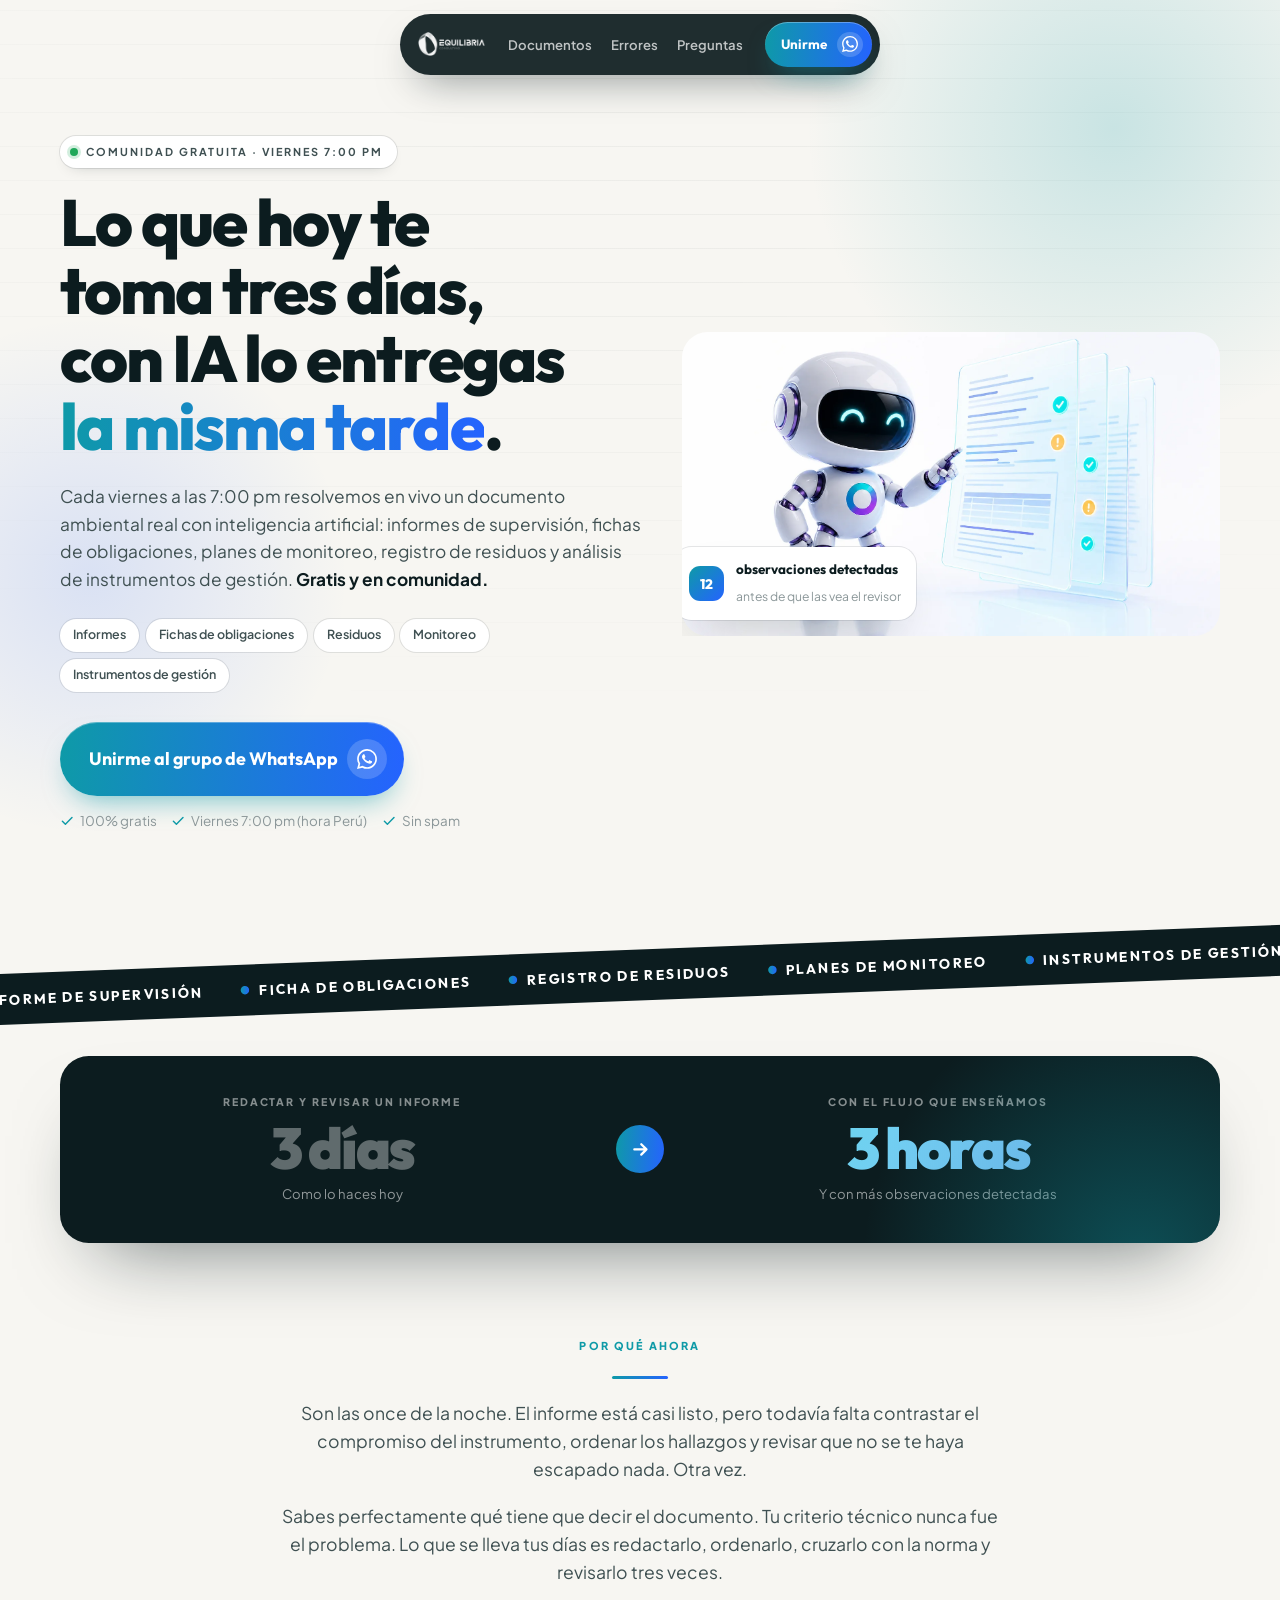
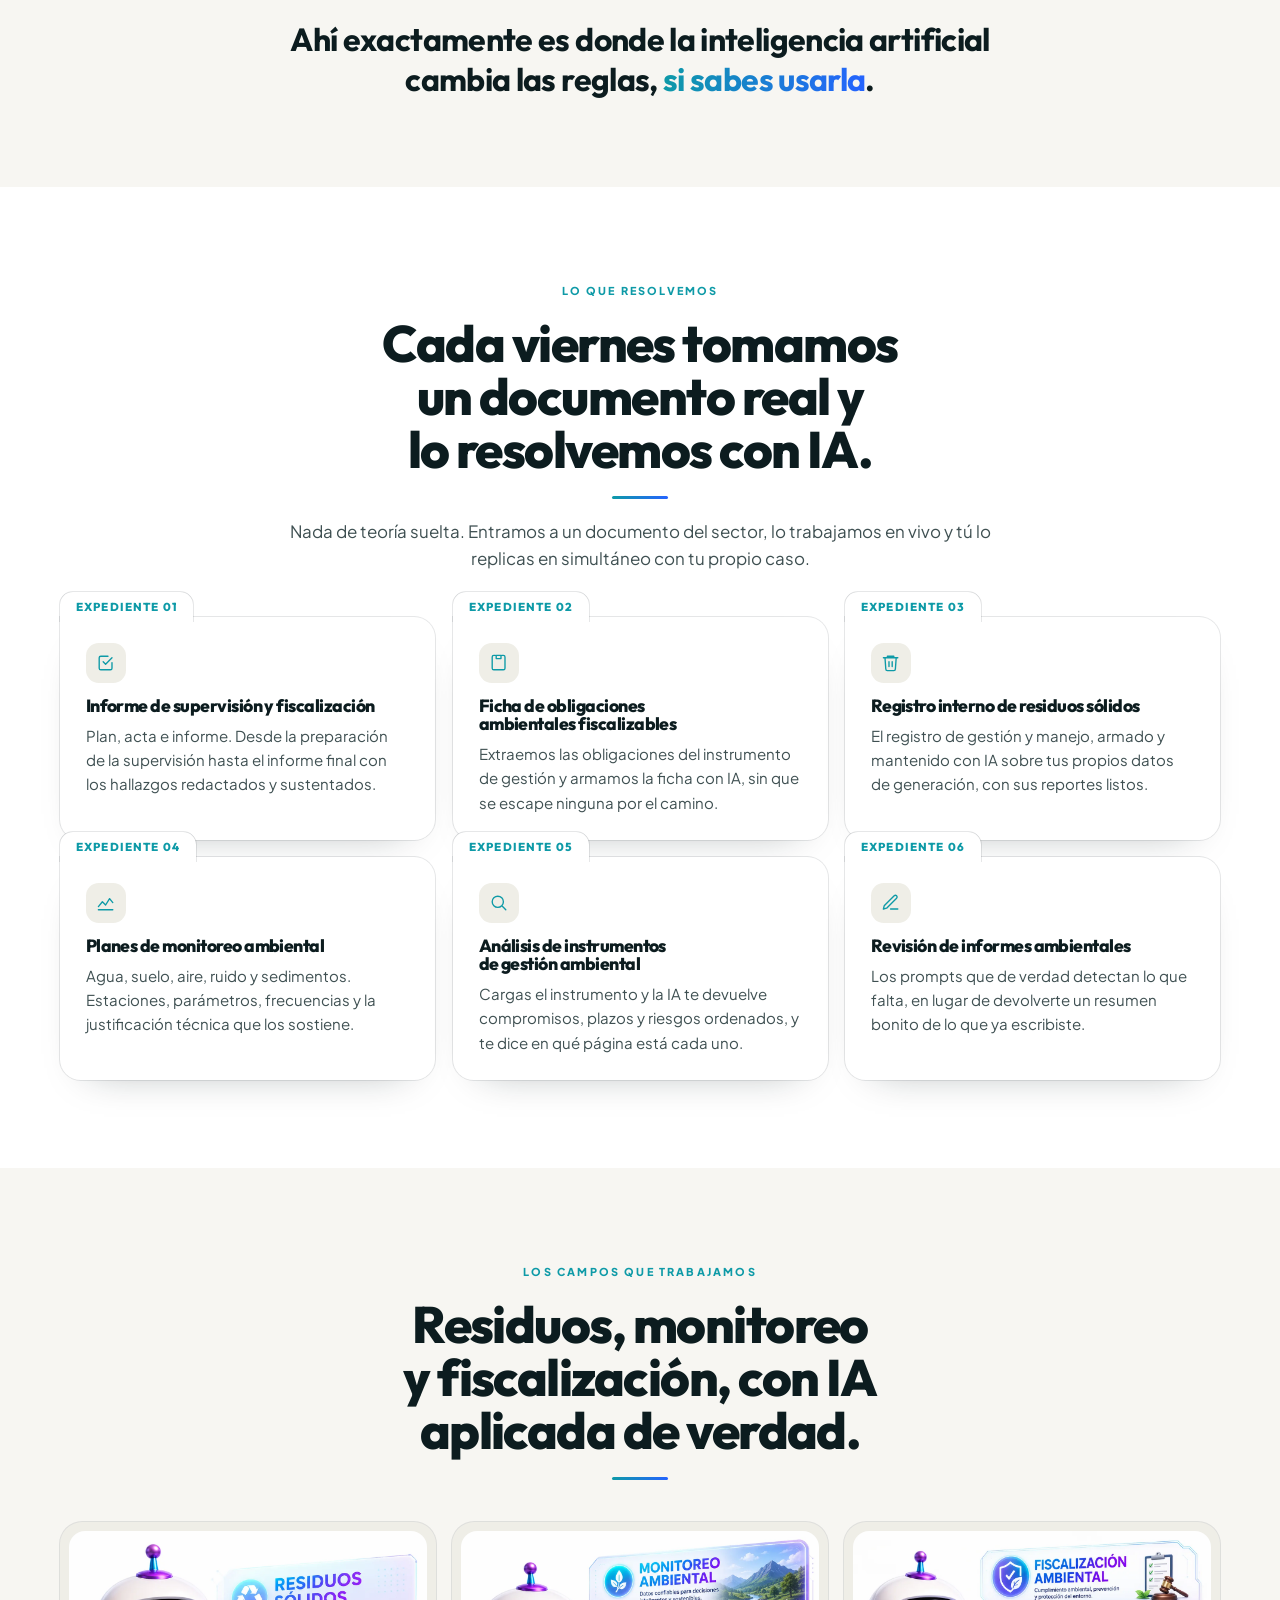
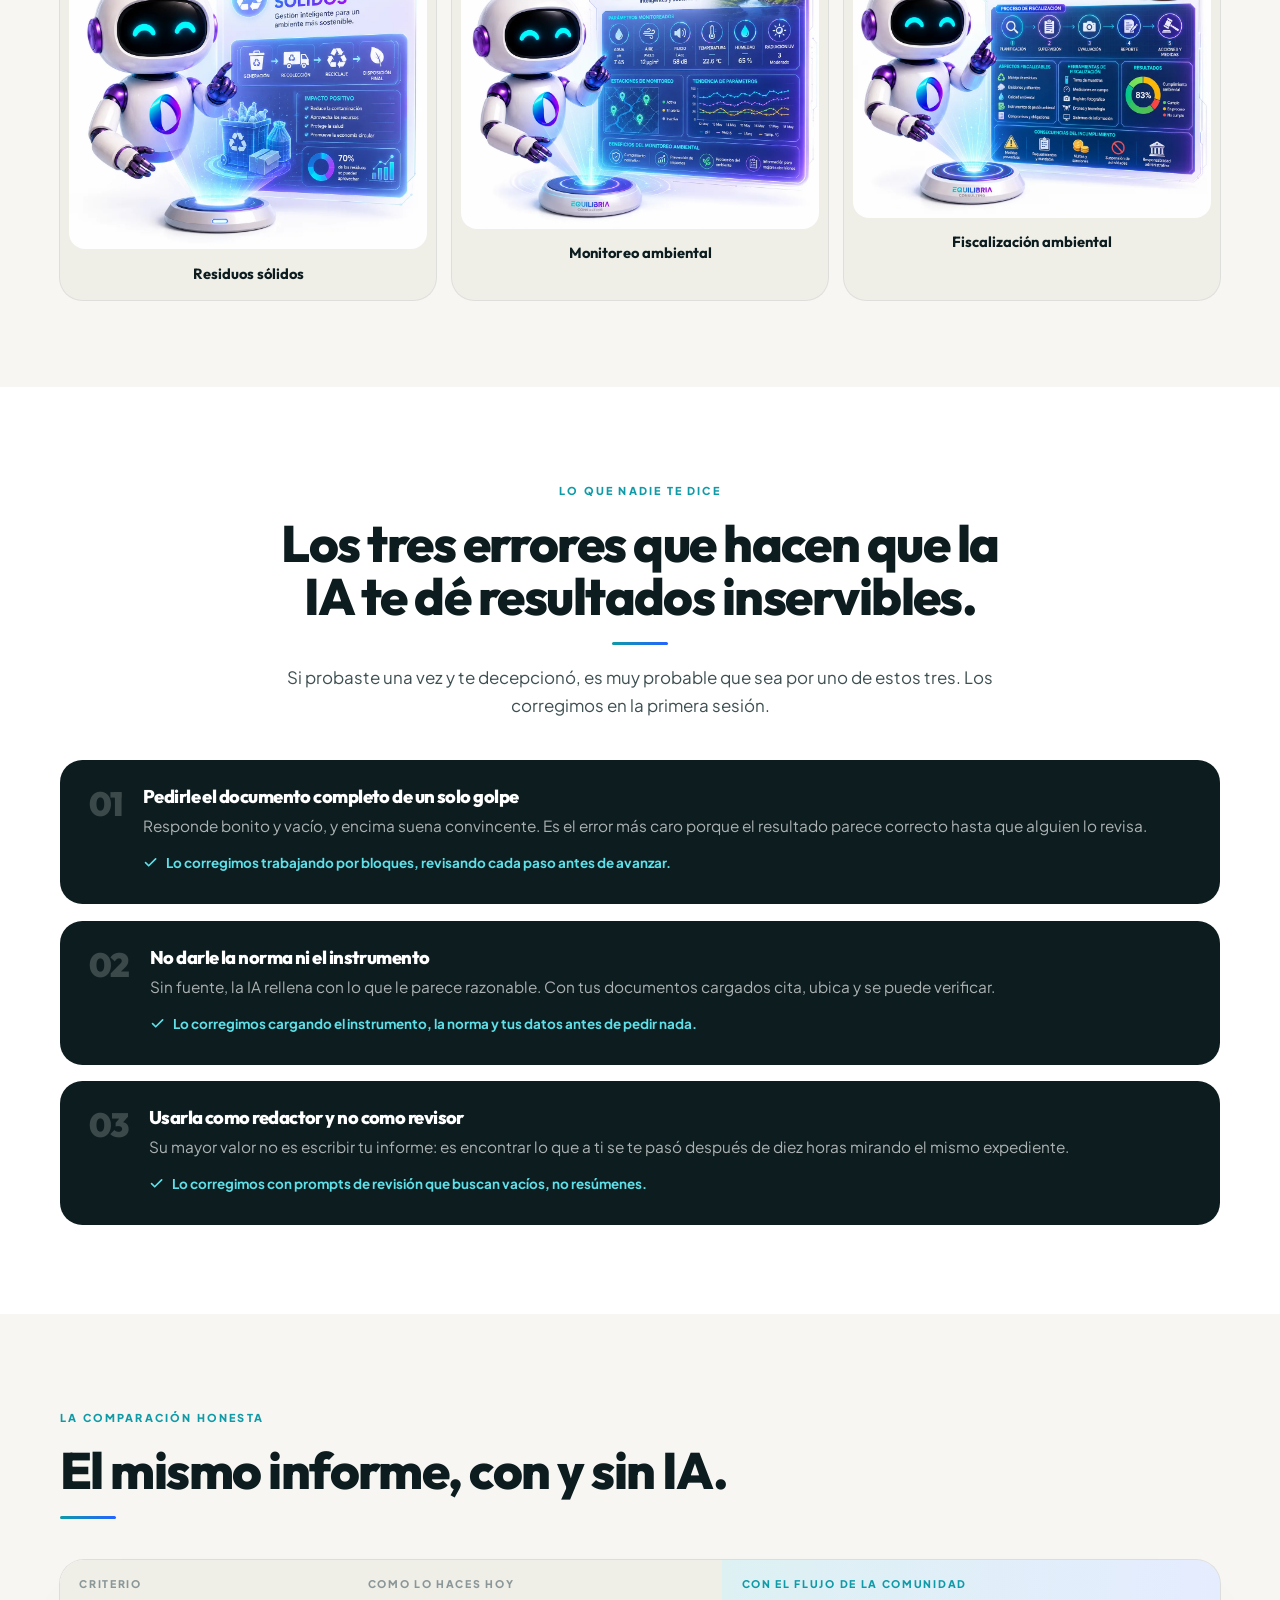
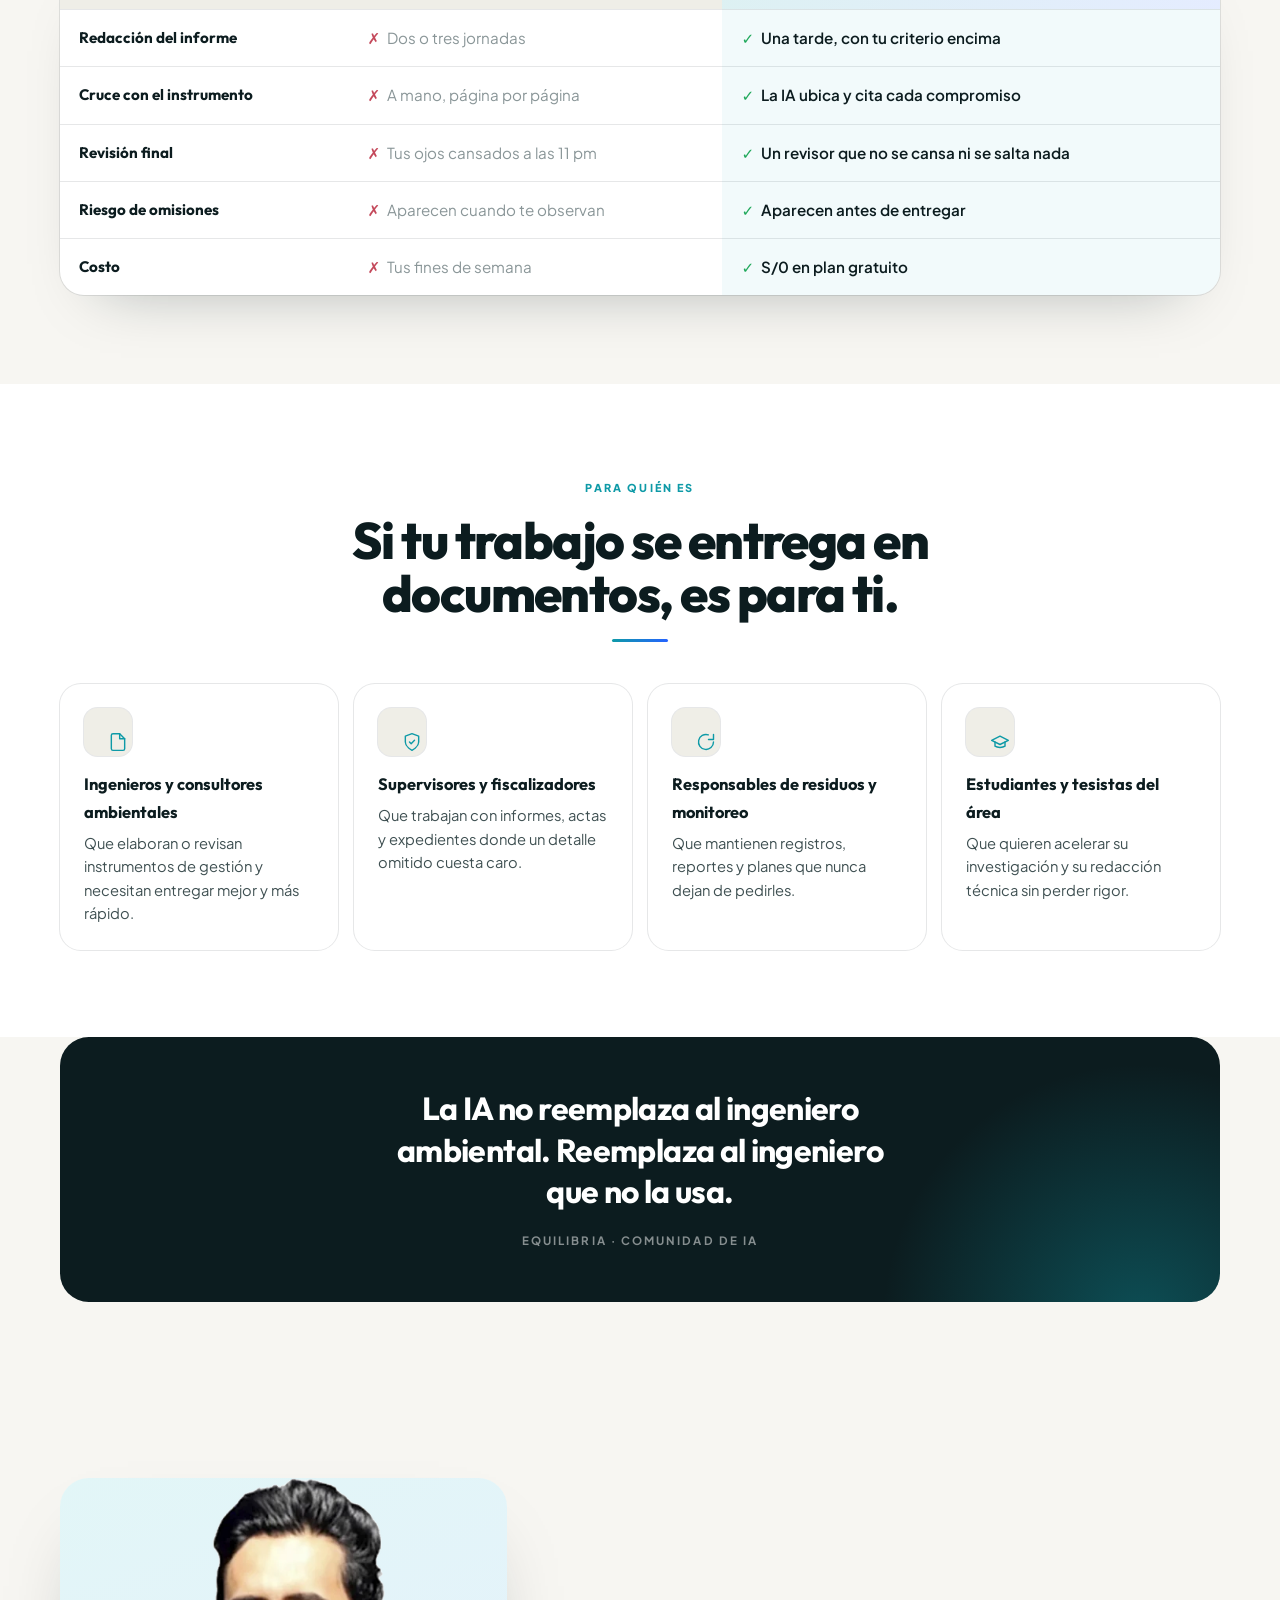
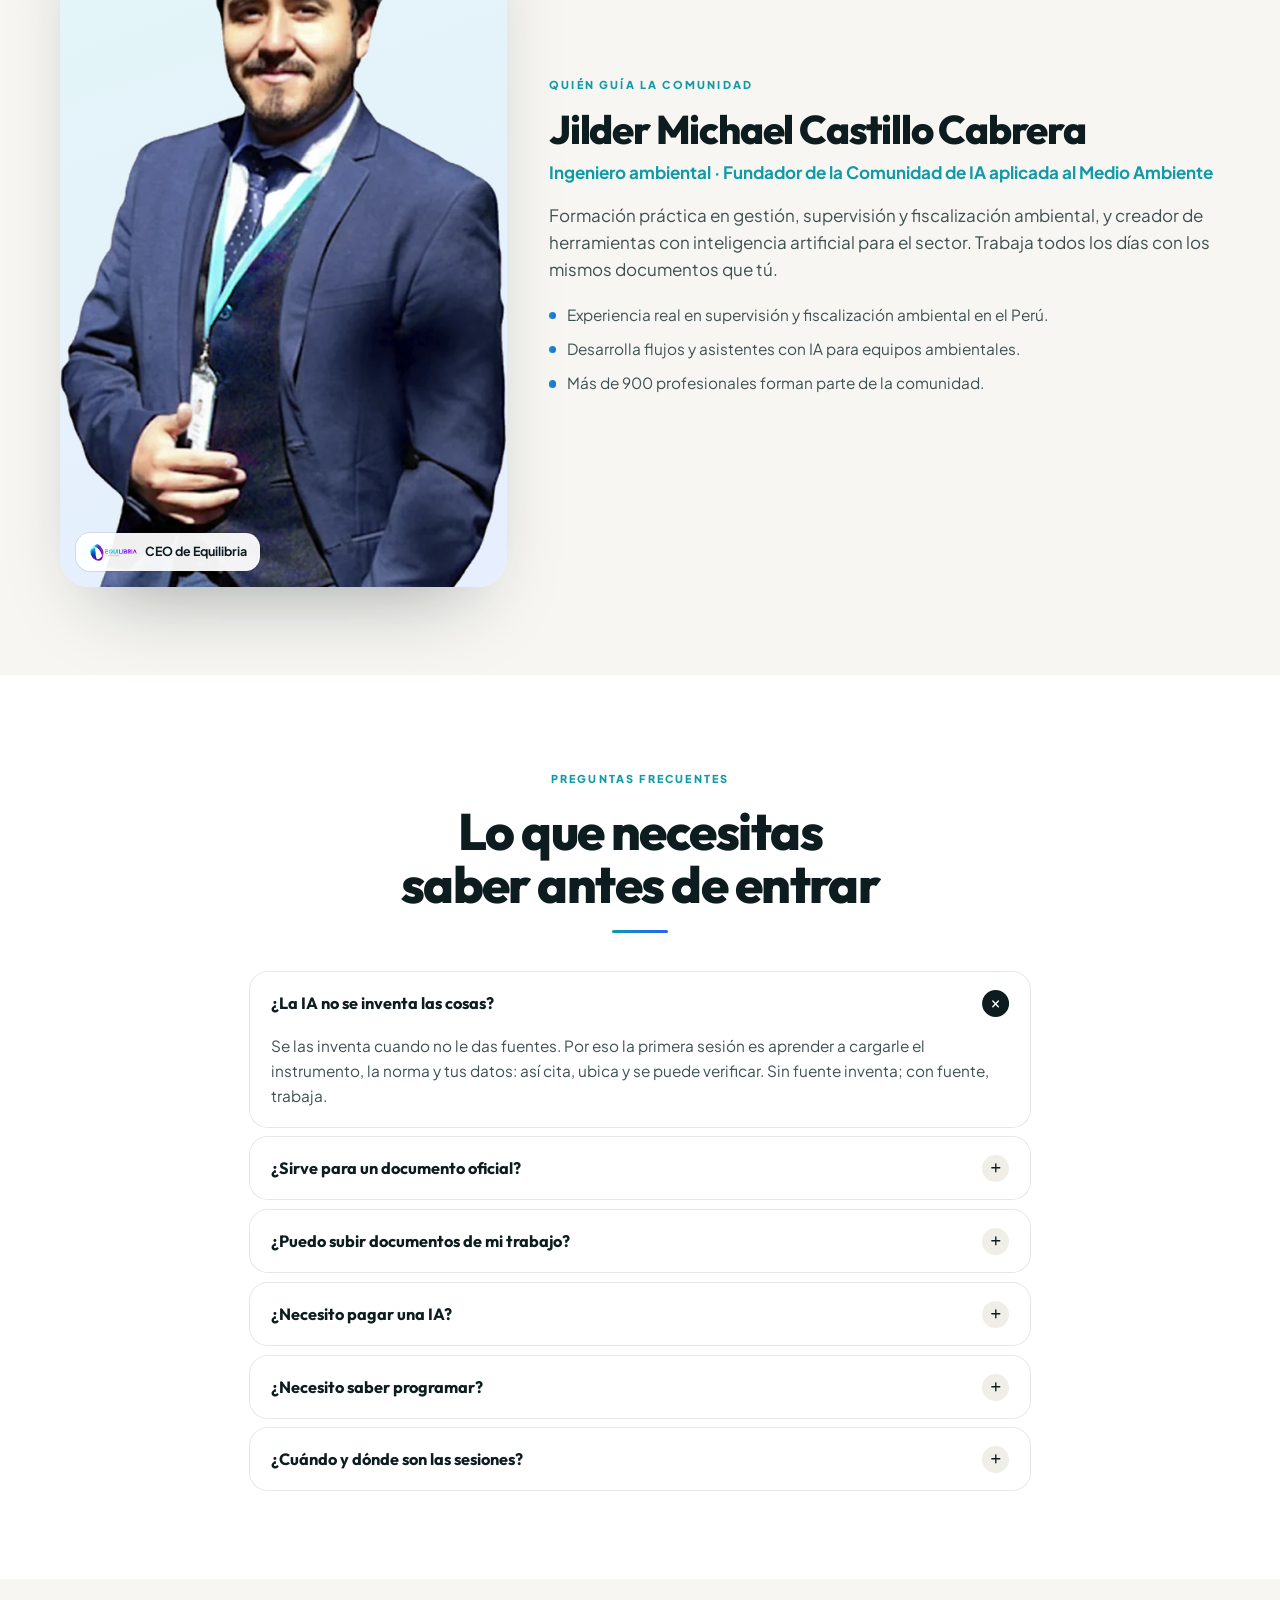
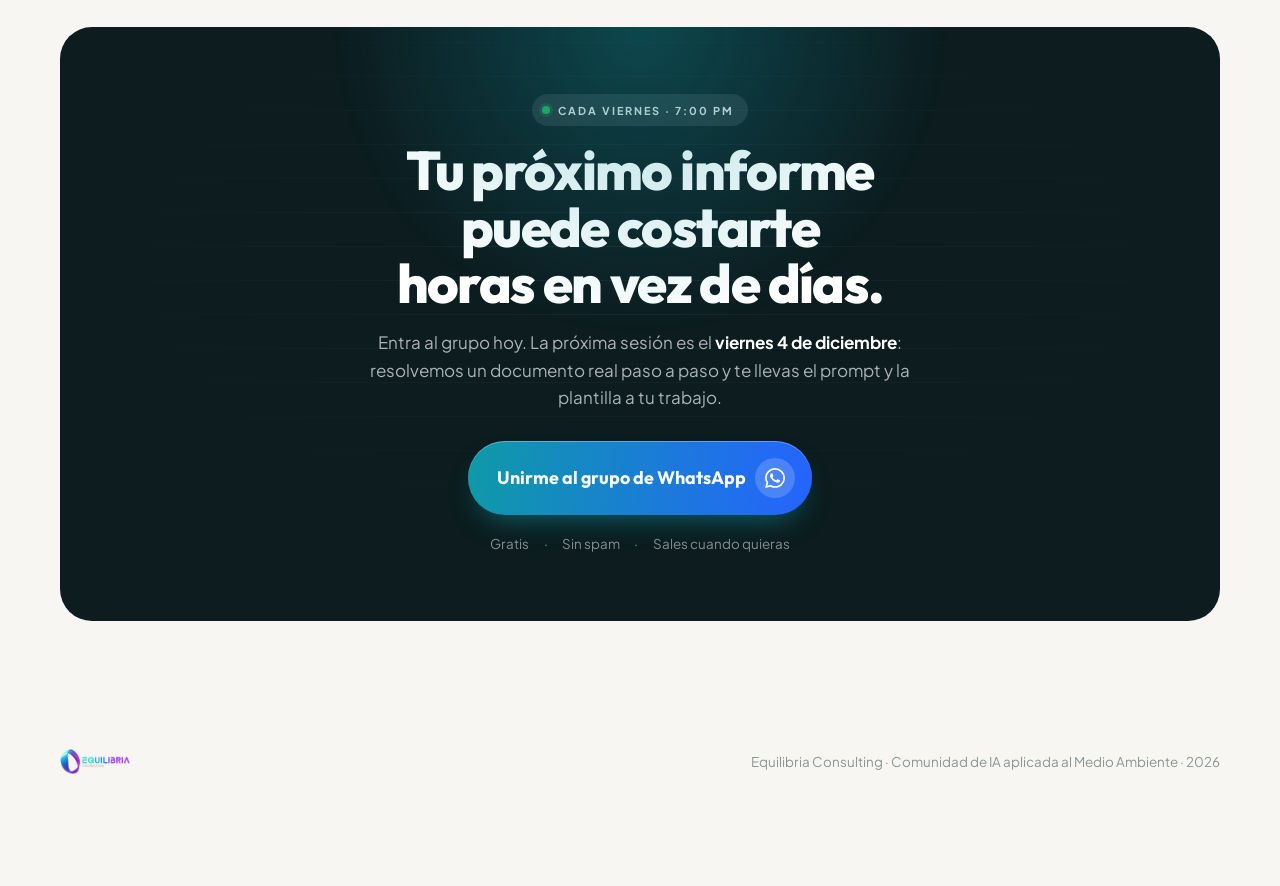
<file: ia-ambiental/index.html>
<!DOCTYPE html>
<html lang="es-PE">
<head>
<meta charset="utf-8">
<meta name="viewport" content="width=device-width, initial-scale=1, viewport-fit=cover">
<script>document.documentElement.className+=" js"</script>
<title>IA para tus documentos ambientales | Comunidad Equilibria</title>
<meta name="description" content="Comunidad gratuita: cada viernes a las 7:00 pm resolvemos con inteligencia artificial informes de supervisión, fichas de obligaciones, registros de residuos, planes de monitoreo y análisis de instrumentos de gestión ambiental.">
<meta name="theme-color" content="#F7F6F2">
<link rel="icon" type="image/png" sizes="32x32" href="../assets/favicon-32.png">
<link rel="apple-touch-icon" href="../assets/apple-touch-icon.png">
<meta property="og:type" content="website">
<meta property="og:title" content="IA para tus documentos ambientales · Comunidad Equilibria">
<meta property="og:description" content="Informes, fichas de obligaciones, residuos y monitoreo resueltos con IA. Cada viernes 7:00 pm, gratis.">
<meta property="og:image" content="https://ia-equilibria.vercel.app/assets/og-ia-ambiental.jpg">
<meta property="og:url" content="https://ia-equilibria.vercel.app/ia-ambiental">
<meta property="og:locale" content="es_PE">
<meta name="twitter:card" content="summary_large_image">
<link rel="preconnect" href="https://fonts.googleapis.com">
<link rel="preconnect" href="https://fonts.gstatic.com" crossorigin>
<link href="https://fonts.googleapis.com/css2?family=Outfit:wght@400;500;600;700;800;900&family=Plus+Jakarta+Sans:wght@400;500;600;700&display=swap" rel="stylesheet">
<link rel="preload" as="image" href="../assets/hero-amb.webp">

<!-- Meta Pixel -->
<script>
!function(f,b,e,v,n,t,s){if(f.fbq)return;n=f.fbq=function(){n.callMethod?
n.callMethod.apply(n,arguments):n.queue.push(arguments)};if(!f._fbq)f._fbq=n;
n.push=n;n.loaded=!0;n.version='2.0';n.queue=[];t=b.createElement(e);t.async=!0;
t.src=v;s=b.getElementsByTagName(e)[0];s.parentNode.insertBefore(t,s)}(window,
document,'script','https://connect.facebook.net/en_US/fbevents.js');
fbq('init','1441853580744350');
fbq('track','PageView');
</script>
<noscript><img height="1" width="1" style="display:none" alt=""
src="https://www.facebook.com/tr?id=1441853580744350&ev=PageView&noscript=1"></noscript>
<!-- /Meta Pixel -->

<style>
:root{
  --paper:#F7F6F2; --paper-2:#EFEEE7; --card:#FFFFFF;
  --ink:#0C1C1F; --ink-2:#3F5052; --ink-3:#8A9698;
  --acc:#0E9AA7; --acc-2:#2563FF; --acc-soft:rgba(14,154,167,.12);
  --amber:#C88A00; --wa:#1FA85A;
  --line:rgba(12,28,31,.1);
  --ease:cubic-bezier(.32,.72,0,1);
  --grad:linear-gradient(95deg,#0E9AA7,#2563FF);
}
*{box-sizing:border-box;margin:0;padding:0}
html{-webkit-text-size-adjust:100%;scroll-behavior:smooth}
body{font-family:"Plus Jakarta Sans",ui-sans-serif,system-ui,-apple-system,sans-serif;background:var(--paper);color:var(--ink);font-size:17px;line-height:1.6;-webkit-font-smoothing:antialiased;overflow-x:hidden}
img{max-width:100%;display:block}a{color:inherit}
h1,h2,h3{font-family:"Outfit",ui-sans-serif,system-ui,sans-serif;letter-spacing:-.03em;line-height:1.04;text-wrap:balance}
.wrap{width:min(1160px,100% - 2.5rem);margin-inline:auto}
.acc{background:var(--grad);-webkit-background-clip:text;background-clip:text;color:transparent}

.nav{position:fixed;top:14px;left:50%;transform:translateX(-50%);z-index:60;display:flex;align-items:center;gap:1.4rem;padding:.5rem .5rem .5rem 1.15rem;border-radius:999px;background:rgba(12,28,31,.92);backdrop-filter:blur(16px);-webkit-backdrop-filter:blur(16px);box-shadow:0 18px 40px -18px rgba(12,28,31,.6);width:max-content;max-width:calc(100% - 1.5rem)}
.nav img{height:24px;width:auto;filter:brightness(0) invert(1);opacity:.95}
.nav .lk{display:flex;gap:1.2rem;font-size:.82rem;font-weight:600;color:rgba(255,255,255,.72)}
.nav .lk a{text-decoration:none}.nav .lk a:hover{color:#fff}
.btn{display:inline-flex;align-items:center;gap:.6rem;text-decoration:none;font-family:"Outfit",sans-serif;font-weight:700;font-size:.95rem;line-height:1;padding:.75rem .85rem .75rem 1.3rem;border-radius:999px;color:#fff;background:var(--grad);border:0;cursor:pointer;white-space:nowrap;box-shadow:0 1px 0 rgba(255,255,255,.3) inset,0 14px 28px -12px rgba(14,154,167,.6);transition:transform .5s var(--ease),box-shadow .5s var(--ease)}
.btn .ic{width:1.9rem;height:1.9rem;border-radius:999px;background:rgba(255,255,255,.18);display:grid;place-items:center;flex:none;transition:transform .5s var(--ease)}
.btn .ic svg{width:1rem;height:1rem;fill:#fff}
.btn:hover{transform:translateY(-2px)}.btn:hover .ic{transform:translate(2px,-1px)}
.btn:active{transform:scale(.98)}.btn:focus-visible{outline:3px solid var(--acc);outline-offset:3px}
.btn.xl{font-size:1.12rem;padding:1.05rem 1.05rem 1.05rem 1.8rem}
.btn.xl .ic{width:2.5rem;height:2.5rem}.btn.xl .ic svg{width:1.25rem;height:1.25rem}
.nav .btn{font-size:.84rem;padding:.6rem .6rem .6rem 1rem}.nav .btn .ic{width:1.6rem;height:1.6rem}

.hero{position:relative;padding:8.5rem 0 4rem;overflow:hidden;isolation:isolate}
.paperbg{position:absolute;inset:0;z-index:-2;background-image:repeating-linear-gradient(0deg,rgba(12,28,31,.045) 0 1px,transparent 1px 34px);mask-image:radial-gradient(ellipse 80% 60% at 50% 22%,#000 15%,transparent 100%);-webkit-mask-image:radial-gradient(ellipse 80% 60% at 50% 22%,#000 15%,transparent 100%)}
.glow{position:absolute;z-index:-1;border-radius:50%;pointer-events:none}
.g1{width:50vw;height:50vw;max-width:700px;max-height:700px;right:-12vw;top:-15vw;background:radial-gradient(circle,rgba(14,154,167,.2),transparent 68%)}
.g2{width:42vw;height:42vw;max-width:580px;max-height:580px;left:-14vw;top:24vw;background:radial-gradient(circle,rgba(37,99,255,.14),transparent 68%)}
.hgrid{display:grid;grid-template-columns:1.04fr .96fr;gap:2.5rem;align-items:center}
.pill{display:inline-flex;align-items:center;gap:.5rem;font-size:.68rem;font-weight:700;letter-spacing:.18em;text-transform:uppercase;padding:.45rem .9rem .45rem .65rem;border-radius:999px;background:#fff;color:var(--ink-2);box-shadow:0 0 0 1px var(--line),0 6px 16px -10px rgba(12,28,31,.3)}
.pill .dot{width:.5rem;height:.5rem;border-radius:50%;background:var(--wa);box-shadow:0 0 0 3px rgba(31,168,90,.2);animation:pulse 1.8s var(--ease) infinite}
@keyframes pulse{0%,100%{box-shadow:0 0 0 3px rgba(31,168,90,.22)}50%{box-shadow:0 0 0 7px rgba(31,168,90,0)}}
.hero h1{font-size:clamp(2.5rem,5.1vw,4.3rem);font-weight:800;margin-top:1.3rem}
.hero .sub{margin-top:1.4rem;font-size:clamp(1.05rem,1.35vw,1.22rem);color:var(--ink-2);max-width:52ch;text-wrap:pretty}
.hero .sub b{color:var(--ink);font-weight:700}
.tags{display:flex;flex-wrap:wrap;gap:.45rem;margin-top:1.6rem}
.tags span{font-size:.78rem;font-weight:600;padding:.4rem .8rem;border-radius:999px;background:#fff;color:var(--ink-2);box-shadow:0 0 0 1px var(--line)}
.cta-wrap{margin-top:1.9rem}
.micro{margin-top:.9rem;font-size:.84rem;color:var(--ink-3);display:flex;flex-wrap:wrap;gap:.3rem .9rem}
.micro span{display:inline-flex;align-items:center;gap:.35rem}
.micro svg{width:.9rem;height:.9rem;stroke:var(--acc);fill:none;stroke-width:2.4;stroke-linecap:round;stroke-linejoin:round}
.hshot{position:relative}
.hshot img{width:100%;height:auto;border-radius:1.6rem;animation:float 8s var(--ease) infinite alternate}
@keyframes float{from{transform:translateY(0)}to{transform:translateY(-14px)}}
.hbadge{position:absolute;left:-.5rem;bottom:1rem;background:#fff;border-radius:1.1rem;padding:.75rem .95rem;box-shadow:0 0 0 1px var(--line),0 24px 50px -24px rgba(12,28,31,.4);display:flex;align-items:center;gap:.7rem}
.hbadge i{width:2.2rem;height:2.2rem;border-radius:.7rem;background:linear-gradient(135deg,#0E9AA7,#2563FF);display:grid;place-items:center;font-style:normal;flex:none;color:#fff;font-family:"Outfit",sans-serif;font-weight:800;font-size:.86rem}
.hbadge b{display:block;font-size:.84rem;font-family:"Outfit",sans-serif}
.hbadge span{font-size:.76rem;color:var(--ink-3)}

.ribbon{background:var(--ink);transform:rotate(-2.2deg) scale(1.06);margin:3.5rem 0;padding:.85rem 0;overflow:hidden;box-shadow:0 22px 50px -26px rgba(12,28,31,.8)}
.ribbon .track{display:flex;gap:2.2rem;width:max-content;animation:slide 34s linear infinite}
.ribbon:hover .track{animation-play-state:paused}
@keyframes slide{to{transform:translateX(-50%)}}
.ribbon i{display:inline-flex;align-items:center;gap:.55rem;font-family:"Outfit",sans-serif;font-style:normal;font-weight:700;font-size:.82rem;letter-spacing:.14em;text-transform:uppercase;color:#fff;white-space:nowrap}
.ribbon i::before{content:"";width:.5rem;height:.5rem;border-radius:50%;background:var(--grad);flex:none}

/* antes / después */
.ba{background:var(--ink);border-radius:1.8rem;padding:2.4rem 2rem;display:grid;grid-template-columns:1fr auto 1fr;align-items:center;gap:1.5rem;box-shadow:0 40px 80px -40px rgba(12,28,31,.6);position:relative;overflow:hidden}
.ba::after{content:"";position:absolute;width:560px;height:560px;right:-200px;bottom:-300px;border-radius:50%;background:radial-gradient(circle,rgba(14,154,167,.4),transparent 70%)}
.ba > div{position:relative;text-align:center}
.ba .k{font-size:.66rem;font-weight:800;letter-spacing:.18em;text-transform:uppercase;color:rgba(255,255,255,.5)}
.ba .v{font-family:"Outfit",sans-serif;font-size:clamp(2.2rem,5vw,3.6rem);font-weight:900;letter-spacing:-.04em;line-height:1;margin-top:.5rem;color:rgba(255,255,255,.35)}
.ba .after .v{background:linear-gradient(120deg,#5EE0E8,#8FB4FF);-webkit-background-clip:text;background-clip:text;color:transparent}
.ba .s{font-size:.82rem;color:rgba(255,255,255,.55);margin-top:.4rem}
.ba .arrow{position:relative;width:3rem;height:3rem;border-radius:50%;background:var(--grad);display:grid;place-items:center;flex:none}
.ba .arrow svg{width:1.3rem;height:1.3rem;stroke:#fff;fill:none;stroke-width:2.6;stroke-linecap:round;stroke-linejoin:round}

section{padding:5.5rem 0}
.eyebrow{display:inline-block;font-size:.68rem;font-weight:800;letter-spacing:.2em;text-transform:uppercase;color:var(--acc)}
.head{max-width:760px}
.head h2{font-size:clamp(2rem,4vw,3.2rem);font-weight:800;margin-top:.9rem}
.head p{margin-top:1.1rem;color:var(--ink-2);font-size:1.06rem;text-wrap:pretty}
.mid{text-align:center;margin-inline:auto}
.rule{width:56px;height:3px;border-radius:99px;background:var(--grad);margin:1.2rem 0}
.mid .rule{margin-inline:auto}
.story{max-width:720px;margin-inline:auto;text-align:center}
.story p{font-size:1.1rem;color:var(--ink-2);margin-top:1.2rem;text-wrap:pretty}
.story p.big{font-family:"Outfit",sans-serif;font-size:clamp(1.4rem,2.6vw,2rem);font-weight:700;color:var(--ink);letter-spacing:-.02em;line-height:1.25;margin-top:2rem}

/* expediente: tarjetas con pestaña */
.docs{display:grid;grid-template-columns:repeat(auto-fit,minmax(310px,1fr));gap:1.1rem;margin-top:2.8rem}
.doc{position:relative;background:#fff;border-radius:0 1.3rem 1.3rem 1.3rem;padding:1.6rem;box-shadow:0 0 0 1px var(--line),0 18px 40px -30px rgba(12,28,31,.4);transition:transform .5s var(--ease),box-shadow .5s var(--ease)}
.doc::before{content:attr(data-n);position:absolute;top:-1.55rem;left:0;background:#fff;border-radius:.8rem .8rem 0 0;padding:.35rem 1rem;font-family:"Outfit",sans-serif;font-weight:800;font-size:.72rem;letter-spacing:.1em;color:var(--acc);box-shadow:0 -1px 0 var(--line),-1px 0 0 var(--line),1px 0 0 var(--line)}
.doc:hover{transform:translateY(-4px);box-shadow:0 0 0 1px var(--acc-soft),0 26px 50px -28px rgba(14,154,167,.5)}
.doc h3{font-size:1.1rem;font-weight:800}
.doc p{margin-top:.55rem;font-size:.94rem;color:var(--ink-2)}
.doc .ico{width:2.5rem;height:2.5rem;border-radius:.8rem;background:var(--paper-2);display:grid;place-items:center;margin-bottom:.9rem}
.doc .ico svg{width:1.2rem;height:1.2rem;stroke:var(--acc);fill:none;stroke-width:1.7;stroke-linecap:round;stroke-linejoin:round}

/* galería de instrumentos */
.gal{display:grid;grid-template-columns:repeat(3,1fr);gap:1rem;margin-top:2.6rem}
.gal figure{background:var(--paper-2);padding:.55rem;border-radius:1.4rem;box-shadow:0 0 0 1px var(--line)}
.gal img{border-radius:1rem;width:100%;height:auto}
.gal figcaption{padding:.8rem .6rem .35rem;font-family:"Outfit",sans-serif;font-weight:700;font-size:.92rem;text-align:center}

/* errores */
.errs{display:grid;gap:1rem;margin-top:2.6rem}
.err{background:var(--ink);color:#fff;border-radius:1.4rem;padding:1.7rem 1.8rem;display:grid;grid-template-columns:auto 1fr;gap:1.3rem;align-items:start;position:relative;overflow:hidden}
.err .n{font-family:"Outfit",sans-serif;font-size:2.1rem;font-weight:900;line-height:1;letter-spacing:-.04em;color:rgba(255,255,255,.2)}
.err h3{font-size:1.15rem;font-weight:800;color:#fff}
.err p{margin-top:.5rem;color:rgba(255,255,255,.66);font-size:.96rem}
.err .fix{margin-top:.8rem;display:inline-flex;align-items:center;gap:.5rem;font-size:.84rem;font-weight:700;color:#5EE0E8}
.err .fix svg{width:.95rem;height:.95rem;stroke:#5EE0E8;fill:none;stroke-width:2.6;stroke-linecap:round;stroke-linejoin:round}

.vs{margin-top:2.6rem;background:#fff;border-radius:1.5rem;overflow:hidden;box-shadow:0 0 0 1px var(--line),0 30px 60px -40px rgba(12,28,31,.35)}
.vs table{width:100%;border-collapse:collapse;font-size:.95rem}
.vs th,.vs td{padding:1rem 1.2rem;text-align:left;border-bottom:1px solid var(--line)}
.vs thead th{font-size:.66rem;letter-spacing:.16em;text-transform:uppercase;font-weight:800;color:var(--ink-3);background:var(--paper-2)}
.vs thead th:last-child{background:linear-gradient(95deg,rgba(14,154,167,.14),rgba(37,99,255,.12));color:var(--acc)}
.vs td:first-child{font-weight:700;font-family:"Outfit",sans-serif}
.vs td.no{color:var(--ink-3)}
.vs td.yes{font-weight:600;background:rgba(14,154,167,.05)}
.vs tr:last-child td{border-bottom:0}
.vs .mk{font-weight:800;margin-right:.4rem}.vs .mk.x{color:#C4495B}.vs .mk.v{color:var(--wa)}

.grid4{display:grid;grid-template-columns:repeat(auto-fit,minmax(250px,1fr));gap:1rem;margin-top:2.6rem}
.grid4 div{background:#fff;border-radius:1.3rem;padding:1.5rem;box-shadow:0 0 0 1px var(--line)}
.grid4 .ico{width:2.6rem;height:2.6rem;border-radius:.85rem;background:var(--paper-2);display:grid;place-items:center;margin-bottom:.9rem}
.grid4 .ico svg{width:1.25rem;height:1.25rem;stroke:var(--acc);fill:none;stroke-width:1.7;stroke-linecap:round;stroke-linejoin:round}
.grid4 b{font-family:"Outfit",sans-serif;font-size:1.03rem}
.grid4 p{margin-top:.4rem;font-size:.92rem;color:var(--ink-2)}

.quote{background:var(--ink);border-radius:1.8rem;padding:3.2rem 2.2rem;text-align:center;position:relative;overflow:hidden}
.quote::after{content:"";position:absolute;width:520px;height:520px;right:-180px;bottom:-280px;border-radius:50%;background:radial-gradient(circle,rgba(14,154,167,.4),transparent 70%)}
.quote p{position:relative;font-family:"Outfit",sans-serif;font-size:clamp(1.3rem,2.6vw,2rem);font-weight:700;color:#fff;letter-spacing:-.02em;line-height:1.3;max-width:24ch;margin-inline:auto}
.quote span{position:relative;display:block;margin-top:1.2rem;font-size:.72rem;letter-spacing:.18em;text-transform:uppercase;color:rgba(255,255,255,.5);font-weight:700}

.mentor{display:grid;grid-template-columns:.8fr 1.2fr;gap:2.6rem;align-items:center}
.photo{position:relative;border-radius:1.8rem;overflow:hidden;background:linear-gradient(160deg,#E2F6F7,#E7EEFF);box-shadow:0 40px 80px -40px rgba(12,28,31,.4)}
.photo img{display:block;width:100%;height:auto}
.photo .tag{position:absolute;left:1rem;bottom:1rem;background:rgba(255,255,255,.94);padding:.55rem .85rem;border-radius:.9rem;font-size:.78rem;font-weight:700;display:flex;gap:.5rem;align-items:center;box-shadow:0 0 0 1px var(--line)}
.photo .tag img{position:static;transform:none;height:17px;width:auto;aspect-ratio:640/230}
.mentor h2{font-size:clamp(1.8rem,3.2vw,2.5rem);font-weight:800;margin-top:.8rem}
.mentor .role{margin-top:.5rem;font-weight:700;color:var(--acc)}
.mentor p{margin-top:1rem;color:var(--ink-2)}
.mentor ul{list-style:none;margin-top:1.2rem;display:grid;gap:.6rem}
.mentor li{display:flex;gap:.7rem;color:var(--ink-2);font-size:.96rem}
.mentor li::before{content:"";width:.45rem;height:.45rem;border-radius:50%;background:var(--grad);flex:none;margin-top:.6rem}

.faq{max-width:780px;margin:2.4rem auto 0;display:grid;gap:.65rem}
.faq details{background:#fff;border-radius:1.1rem;box-shadow:0 0 0 1px var(--line);overflow:hidden}
.faq summary{cursor:pointer;list-style:none;display:flex;justify-content:space-between;gap:1rem;align-items:center;padding:1.1rem 1.3rem;font-family:"Outfit",sans-serif;font-weight:700;font-size:1.02rem}
.faq summary::-webkit-details-marker{display:none}
.faq summary i{width:1.7rem;height:1.7rem;border-radius:50%;background:var(--paper-2);display:grid;place-items:center;flex:none;transition:transform .5s var(--ease),background .5s var(--ease)}
.faq summary i svg{width:.85rem;height:.85rem;stroke:var(--ink);fill:none;stroke-width:2.4;stroke-linecap:round}
.faq details[open] summary i{transform:rotate(45deg);background:var(--ink)}
.faq details[open] summary i svg{stroke:#fff}
.faq .a{padding:0 1.3rem 1.2rem;color:var(--ink-2);font-size:.96rem}

.final{padding:3rem 0 6rem}
.final .box{position:relative;overflow:hidden;border-radius:2rem;background:var(--ink);padding:4.2rem 1.5rem;text-align:center}
.final .box::before{content:"";position:absolute;inset:0;background-image:repeating-linear-gradient(0deg,rgba(255,255,255,.05) 0 1px,transparent 1px 34px);mask-image:radial-gradient(ellipse 70% 70% at 50% 40%,#000,transparent 75%);-webkit-mask-image:radial-gradient(ellipse 70% 70% at 50% 40%,#000,transparent 75%)}
.final .box::after{content:"";position:absolute;width:640px;height:640px;left:50%;top:-320px;transform:translateX(-50%);border-radius:50%;background:radial-gradient(circle,rgba(14,154,167,.35),transparent 68%)}
.final h2{position:relative;font-size:clamp(2rem,4.4vw,3.4rem);font-weight:800;color:#fff;max-width:18ch;margin:1rem auto 0}
.final p{position:relative;margin-top:1.1rem;color:rgba(255,255,255,.66);max-width:48ch;margin-inline:auto}
.final p b{color:#fff;font-weight:700}
.final .cta-wrap{position:relative;display:flex;flex-direction:column;align-items:center}
.final .pill{background:rgba(255,255,255,.1);color:rgba(255,255,255,.85);box-shadow:none}
.final .micro{color:rgba(255,255,255,.5);justify-content:center}
footer{padding:2rem 0 7rem;color:var(--ink-3);font-size:.84rem}
footer .r{display:flex;justify-content:space-between;gap:1rem;flex-wrap:wrap;align-items:center}
footer img{height:25px;width:auto;opacity:.85}
.sticky{position:fixed;left:0;right:0;bottom:0;z-index:50;padding:.7rem 1rem calc(.7rem + env(safe-area-inset-bottom));background:rgba(247,246,242,.92);backdrop-filter:blur(14px);-webkit-backdrop-filter:blur(14px);box-shadow:0 -1px 0 var(--line);transform:translateY(110%);transition:transform .6s var(--ease);display:none}
.sticky.show{transform:none}.sticky .btn{width:100%;justify-content:space-between}
/* --- efectos de scroll --- */
.eq-progress{position:fixed;left:0;right:0;top:0;height:3px;z-index:70;pointer-events:none;background:transparent}
.eq-progress i{display:block;height:100%;width:100%;transform:scaleX(0);transform-origin:0 50%;background:var(--grad);will-change:transform}
.js .rv{opacity:0;transform:translateY(30px);transition:opacity .75s var(--ease),transform .75s var(--ease);will-change:opacity,transform}
.js .rv.in{opacity:1;transform:none}
.js .frame,.js .gal figure,.js .hshot{overflow:hidden}
.js .frame img,.js .gal figure img{transform:scale(1.06);transition:transform 1.1s var(--ease)}
.js .rv.in .frame img,.js .frame.in img,.js .gal figure.in img{transform:none}
@media (prefers-reduced-motion:reduce){.eq-progress{display:none}.js .frame img,.js .gal figure img{transform:none}}
.rv.d1{transition-delay:.08s}.rv.d2{transition-delay:.16s}.rv.d3{transition-delay:.24s}

@media (max-width:1000px){
  .hgrid{grid-template-columns:1fr;gap:2.5rem}
  .hshot{max-width:560px;margin-inline:auto;width:100%}.hshot img{animation:none}
  .mentor{grid-template-columns:1fr;gap:1.8rem}
  .photo{max-width:400px;margin-inline:auto}
  .gal{grid-template-columns:1fr}
  .nav .lk{display:none}
}
@media (max-width:640px){
  body{font-size:16px}
  .hero{padding-top:6.5rem}
  section{padding:3.8rem 0}
  .nav{top:10px}
  .btn.xl{width:100%;justify-content:space-between;font-size:1rem;padding:.95rem .8rem .95rem 1.3rem;white-space:normal;text-align:left;line-height:1.2}
  .sticky{display:block}
  .ba{grid-template-columns:1fr;gap:1rem;padding:1.8rem 1.2rem}
  .ba .arrow{margin-inline:auto;transform:rotate(90deg)}
  .vs{overflow-x:auto}.vs table{min-width:520px}
  .err{grid-template-columns:1fr;gap:.4rem;padding:1.4rem 1.2rem}
  .quote{padding:2.4rem 1.3rem}
  .final .box{padding:3rem 1.1rem}
  footer{padding-bottom:8rem}
  footer .r{flex-direction:column;align-items:flex-start;gap:.5rem}
  .hbadge{left:0;bottom:-.5rem;padding:.6rem .8rem}
}
@media (prefers-reduced-motion:reduce){*{animation:none!important;transition:none!important}.js .rv{opacity:1;transform:none}.ribbon .track{flex-wrap:wrap;width:100%;justify-content:center}}
</style>
</head>
<body data-landing="ia-ambiental">

<svg width="0" height="0" style="position:absolute" aria-hidden="true"><defs>
<symbol id="wa" viewBox="0 0 24 24"><path d="M17.47 14.38c-.3-.15-1.76-.87-2.03-.97-.27-.1-.47-.15-.67.15-.2.3-.77.97-.94 1.17-.17.2-.35.22-.64.07-.3-.15-1.26-.46-2.4-1.48-.89-.79-1.48-1.77-1.66-2.07-.17-.3-.02-.46.13-.61.13-.13.3-.35.45-.52.15-.17.2-.3.3-.5.1-.2.05-.37-.03-.52-.07-.15-.67-1.61-.91-2.21-.24-.58-.49-.5-.67-.51h-.57c-.2 0-.52.07-.79.37-.27.3-1.04 1.02-1.04 2.48s1.07 2.88 1.21 3.08c.15.2 2.1 3.2 5.08 4.49.71.31 1.26.49 1.69.63.71.23 1.36.2 1.87.12.57-.09 1.76-.72 2.01-1.42.25-.7.25-1.29.17-1.42-.07-.12-.27-.2-.57-.35M12.05 21.79h-.01a9.87 9.87 0 0 1-5.03-1.38l-.36-.21-3.74.98 1-3.65-.24-.37a9.86 9.86 0 0 1-1.51-5.26c0-5.45 4.44-9.88 9.9-9.88 2.64 0 5.12 1.03 6.99 2.9a9.82 9.82 0 0 1 2.89 6.99c0 5.45-4.44 9.88-9.89 9.88m8.41-18.3A11.82 11.82 0 0 0 12.05 0C5.5 0 .16 5.34.16 11.89c0 2.1.55 4.14 1.59 5.95L.06 24l6.3-1.65a11.88 11.88 0 0 0 5.68 1.45h.01c6.55 0 11.89-5.34 11.89-11.89 0-3.18-1.24-6.16-3.48-8.41"/></symbol>
<symbol id="ok" viewBox="0 0 24 24"><path d="M20 6 9 17l-5-5"/></symbol>
</defs></svg>

<nav class="nav">
  <a href="#"><img src="../assets/logo-equilibria.webp" alt="Equilibria" width="640" height="230"></a>
  <div class="lk"><a href="#documentos">Documentos</a><a href="#errores">Errores</a><a href="#faq">Preguntas</a></div>
  <a class="btn" href="/ia-ambiental/gracias" data-cta="nav">Unirme<span class="ic"><svg><use href="#wa"/></svg></span></a>
</nav>

<header class="hero">
  <div class="paperbg"></div><div class="glow g1"></div><div class="glow g2"></div>
  <div class="wrap hgrid">
    <div>
      <span class="pill rv"><span class="dot"></span>Comunidad gratuita · Viernes 7:00 pm</span>
      <h1 class="rv d1">Lo que hoy te toma tres días, con IA lo entregas <span class="acc">la misma tarde</span>.</h1>
      <p class="sub rv d2">Cada viernes a las 7:00 pm resolvemos en vivo un documento ambiental real con inteligencia artificial: informes de supervisión, fichas de obligaciones, planes de monitoreo, registro de residuos y análisis de instrumentos de gestión. <b>Gratis y en comunidad.</b></p>
      <div class="tags rv d2">
        <span>Informes</span><span>Fichas de obligaciones</span><span>Residuos</span><span>Monitoreo</span><span>Instrumentos de gestión</span>
      </div>
      <div class="cta-wrap rv d3">
        <a class="btn xl" href="/ia-ambiental/gracias" data-cta="hero">Unirme al grupo de WhatsApp<span class="ic"><svg><use href="#wa"/></svg></span></a>
        <p class="micro">
          <span><svg><use href="#ok"/></svg>100% gratis</span>
          <span><svg><use href="#ok"/></svg>Viernes 7:00 pm (hora Perú)</span>
          <span><svg><use href="#ok"/></svg>Sin spam</span>
        </p>
      </div>
    </div>
    <div class="hshot rv d2">
      <img src="../assets/hero-amb.webp" alt="Asistente de IA revisando un informe ambiental" width="1600" height="905" fetchpriority="high">
      <div class="hbadge"><i>12</i><div><b>observaciones detectadas</b><span>antes de que las vea el revisor</span></div></div>
    </div>
  </div>
</header>

<div class="ribbon" aria-hidden="true">
  <div class="track">
    <i>Informe de supervisión</i><i>Ficha de obligaciones</i><i>Registro de residuos</i><i>Planes de monitoreo</i><i>Instrumentos de gestión</i><i>Actas</i><i>Claude</i><i>NotebookLM</i><i>ChatGPT</i><i>Gratis</i>
    <i>Informe de supervisión</i><i>Ficha de obligaciones</i><i>Registro de residuos</i><i>Planes de monitoreo</i><i>Instrumentos de gestión</i><i>Actas</i><i>Claude</i><i>NotebookLM</i><i>ChatGPT</i><i>Gratis</i>
  </div>
</div>

<div class="wrap">
  <div class="ba rv">
    <div><div class="k">Redactar y revisar un informe</div><div class="v">3 días</div><div class="s">Como lo haces hoy</div></div>
    <div class="arrow"><svg viewBox="0 0 24 24"><path d="M5 12h14M13 6l6 6-6 6"/></svg></div>
    <div class="after"><div class="k">Con el flujo que enseñamos</div><div class="v">3 horas</div><div class="s">Y con más observaciones detectadas</div></div>
  </div>
</div>

<main>

<section id="porque">
  <div class="wrap story rv">
    <span class="eyebrow">Por qué ahora</span>
    <div class="rule" style="margin-inline:auto"></div>
    <p>Son las once de la noche. El informe está casi listo, pero todavía falta contrastar el compromiso del instrumento, ordenar los hallazgos y revisar que no se te haya escapado nada. Otra vez.</p>
    <p>Sabes perfectamente qué tiene que decir el documento. Tu criterio técnico nunca fue el problema. Lo que se lleva tus días es redactarlo, ordenarlo, cruzarlo con la norma y revisarlo tres veces.</p>
    <p class="big">Ahí exactamente es donde la inteligencia artificial cambia las reglas, <span class="acc">si sabes usarla</span>.</p>
  </div>
</section>

<section id="documentos" style="background:#fff">
  <div class="wrap">
    <div class="head mid rv">
      <span class="eyebrow">Lo que resolvemos</span>
      <h2>Cada viernes tomamos un documento real y lo resolvemos con IA.</h2>
      <div class="rule"></div>
      <p>Nada de teoría suelta. Entramos a un documento del sector, lo trabajamos en vivo y tú lo replicas en simultáneo con tu propio caso.</p>
    </div>
    <div class="docs rv d1">
      <div class="doc" data-n="EXPEDIENTE 01">
        <div class="ico"><svg viewBox="0 0 24 24"><path d="M9 11l3 3 8-8M20 12v7a2 2 0 0 1-2 2H6a2 2 0 0 1-2-2V6a2 2 0 0 1 2-2h9"/></svg></div>
        <h3>Informe de supervisión y fiscalización</h3>
        <p>Plan, acta e informe. Desde la preparación de la supervisión hasta el informe final con los hallazgos redactados y sustentados.</p>
      </div>
      <div class="doc" data-n="EXPEDIENTE 02">
        <div class="ico"><svg viewBox="0 0 24 24"><path d="M8 3H6a2 2 0 0 0-2 2v14a2 2 0 0 0 2 2h12a2 2 0 0 0 2-2V5a2 2 0 0 0-2-2h-2M9 3h6v4H9z"/></svg></div>
        <h3>Ficha de obligaciones ambientales fiscalizables</h3>
        <p>Extraemos las obligaciones del instrumento de gestión y armamos la ficha con IA, sin que se escape ninguna por el camino.</p>
      </div>
      <div class="doc" data-n="EXPEDIENTE 03">
        <div class="ico"><svg viewBox="0 0 24 24"><path d="M3 6h18M8 6V4h8v2M19 6l-1 14a2 2 0 0 1-2 2H8a2 2 0 0 1-2-2L5 6M10 11v6M14 11v6"/></svg></div>
        <h3>Registro interno de residuos sólidos</h3>
        <p>El registro de gestión y manejo, armado y mantenido con IA sobre tus propios datos de generación, con sus reportes listos.</p>
      </div>
      <div class="doc" data-n="EXPEDIENTE 04">
        <div class="ico"><svg viewBox="0 0 24 24"><path d="M3 17l5-6 4 4 5-8 4 5"/><path d="M3 21h18"/></svg></div>
        <h3>Planes de monitoreo ambiental</h3>
        <p>Agua, suelo, aire, ruido y sedimentos. Estaciones, parámetros, frecuencias y la justificación técnica que los sostiene.</p>
      </div>
      <div class="doc" data-n="EXPEDIENTE 05">
        <div class="ico"><svg viewBox="0 0 24 24"><circle cx="11" cy="11" r="7"/><path d="m21 21-4.3-4.3"/></svg></div>
        <h3>Análisis de instrumentos de gestión ambiental</h3>
        <p>Cargas el instrumento y la IA te devuelve compromisos, plazos y riesgos ordenados, y te dice en qué página está cada uno.</p>
      </div>
      <div class="doc" data-n="EXPEDIENTE 06">
        <div class="ico"><svg viewBox="0 0 24 24"><path d="M12 20h9M16.5 3.5a2.1 2.1 0 0 1 3 3L7 19l-4 1 1-4z"/></svg></div>
        <h3>Revisión de informes ambientales</h3>
        <p>Los prompts que de verdad detectan lo que falta, en lugar de devolverte un resumen bonito de lo que ya escribiste.</p>
      </div>
    </div>
  </div>
</section>

<section id="campos">
  <div class="wrap">
    <div class="head mid rv">
      <span class="eyebrow">Los campos que trabajamos</span>
      <h2>Residuos, monitoreo y fiscalización, con IA aplicada de verdad.</h2>
      <div class="rule"></div>
    </div>
    <div class="gal rv d1">
      <figure><img src="../assets/doc-residuos.webp" alt="Gestión de residuos sólidos con IA" loading="lazy" width="1200" height="1065"><figcaption>Residuos sólidos</figcaption></figure>
      <figure><img src="../assets/doc-monitoreo.webp" alt="Monitoreo ambiental con IA" loading="lazy" width="1200" height="997"><figcaption>Monitoreo ambiental</figcaption></figure>
      <figure><img src="../assets/doc-fiscalizacion.webp" alt="Fiscalización ambiental con IA" loading="lazy" width="1200" height="960"><figcaption>Fiscalización ambiental</figcaption></figure>
    </div>
  </div>
</section>

<section id="errores" style="background:#fff">
  <div class="wrap">
    <div class="head mid rv">
      <span class="eyebrow">Lo que nadie te dice</span>
      <h2>Los tres errores que hacen que la IA te dé resultados inservibles.</h2>
      <div class="rule"></div>
      <p>Si probaste una vez y te decepcionó, es muy probable que sea por uno de estos tres. Los corregimos en la primera sesión.</p>
    </div>
    <div class="errs rv d1">
      <div class="err"><div class="n">01</div><div>
        <h3>Pedirle el documento completo de un solo golpe</h3>
        <p>Responde bonito y vacío, y encima suena convincente. Es el error más caro porque el resultado parece correcto hasta que alguien lo revisa.</p>
        <span class="fix"><svg><use href="#ok"/></svg>Lo corregimos trabajando por bloques, revisando cada paso antes de avanzar.</span>
      </div></div>
      <div class="err"><div class="n">02</div><div>
        <h3>No darle la norma ni el instrumento</h3>
        <p>Sin fuente, la IA rellena con lo que le parece razonable. Con tus documentos cargados cita, ubica y se puede verificar.</p>
        <span class="fix"><svg><use href="#ok"/></svg>Lo corregimos cargando el instrumento, la norma y tus datos antes de pedir nada.</span>
      </div></div>
      <div class="err"><div class="n">03</div><div>
        <h3>Usarla como redactor y no como revisor</h3>
        <p>Su mayor valor no es escribir tu informe: es encontrar lo que a ti se te pasó después de diez horas mirando el mismo expediente.</p>
        <span class="fix"><svg><use href="#ok"/></svg>Lo corregimos con prompts de revisión que buscan vacíos, no resúmenes.</span>
      </div></div>
    </div>
  </div>
</section>

<section>
  <div class="wrap">
    <div class="head rv">
      <span class="eyebrow">La comparación honesta</span>
      <h2>El mismo informe, con y sin IA.</h2>
      <div class="rule"></div>
    </div>
    <div class="vs rv d1">
      <table>
        <thead><tr><th>Criterio</th><th>Como lo haces hoy</th><th>Con el flujo de la comunidad</th></tr></thead>
        <tbody>
          <tr><td>Redacción del informe</td><td class="no"><span class="mk x">✗</span>Dos o tres jornadas</td><td class="yes"><span class="mk v">✓</span>Una tarde, con tu criterio encima</td></tr>
          <tr><td>Cruce con el instrumento</td><td class="no"><span class="mk x">✗</span>A mano, página por página</td><td class="yes"><span class="mk v">✓</span>La IA ubica y cita cada compromiso</td></tr>
          <tr><td>Revisión final</td><td class="no"><span class="mk x">✗</span>Tus ojos cansados a las 11 pm</td><td class="yes"><span class="mk v">✓</span>Un revisor que no se cansa ni se salta nada</td></tr>
          <tr><td>Riesgo de omisiones</td><td class="no"><span class="mk x">✗</span>Aparecen cuando te observan</td><td class="yes"><span class="mk v">✓</span>Aparecen antes de entregar</td></tr>
          <tr><td>Costo</td><td class="no"><span class="mk x">✗</span>Tus fines de semana</td><td class="yes"><span class="mk v">✓</span>S/0 en plan gratuito</td></tr>
        </tbody>
      </table>
    </div>
  </div>
</section>

<section style="background:#fff">
  <div class="wrap">
    <div class="head mid rv">
      <span class="eyebrow">Para quién es</span>
      <h2>Si tu trabajo se entrega en documentos, es para ti.</h2>
      <div class="rule"></div>
    </div>
    <div class="grid4 rv d1">
      <div><div class="ico"><svg viewBox="0 0 24 24"><path d="M14 2H6a2 2 0 0 0-2 2v16a2 2 0 0 0 2 2h12a2 2 0 0 0 2-2V8z"/><path d="M14 2v6h6"/></svg></div><b>Ingenieros y consultores ambientales</b><p>Que elaboran o revisan instrumentos de gestión y necesitan entregar mejor y más rápido.</p></div>
      <div><div class="ico"><svg viewBox="0 0 24 24"><path d="M12 22s8-4 8-10V5l-8-3-8 3v7c0 6 8 10 8 10Z"/><path d="m9 12 2 2 4-4"/></svg></div><b>Supervisores y fiscalizadores</b><p>Que trabajan con informes, actas y expedientes donde un detalle omitido cuesta caro.</p></div>
      <div><div class="ico"><svg viewBox="0 0 24 24"><path d="M21 12a9 9 0 1 1-6.2-8.6"/><path d="M21 3v6h-6"/></svg></div><b>Responsables de residuos y monitoreo</b><p>Que mantienen registros, reportes y planes que nunca dejan de pedirles.</p></div>
      <div><div class="ico"><svg viewBox="0 0 24 24"><path d="M22 10 12 5 2 10l10 5 10-5Z"/><path d="M6 12v5c3 2 9 2 12 0v-5"/></svg></div><b>Estudiantes y tesistas del área</b><p>Que quieren acelerar su investigación y su redacción técnica sin perder rigor.</p></div>
    </div>
  </div>
</section>

<section style="padding-top:0">
  <div class="wrap"><div class="quote rv">
    <p>La IA no reemplaza al ingeniero ambiental. Reemplaza al ingeniero que no la usa.</p>
    <span>Equilibria · Comunidad de IA</span>
  </div></div>
</section>

<section id="quien">
  <div class="wrap mentor">
    <div class="photo rv">
      <img src="../assets/perfil.webp" alt="Jilder Michael Castillo Cabrera" width="568" height="900">
      <div class="tag"><img src="../assets/logo-equilibria.webp" alt="" width="640" height="230">CEO de Equilibria</div>
    </div>
    <div class="rv d1">
      <span class="eyebrow">Quién guía la comunidad</span>
      <h2>Jilder Michael Castillo Cabrera</h2>
      <div class="role">Ingeniero ambiental · Fundador de la Comunidad de IA aplicada al Medio Ambiente</div>
      <p>Formación práctica en gestión, supervisión y fiscalización ambiental, y creador de herramientas con inteligencia artificial para el sector. Trabaja todos los días con los mismos documentos que tú.</p>
      <ul>
        <li>Experiencia real en supervisión y fiscalización ambiental en el Perú.</li>
        <li>Desarrolla flujos y asistentes con IA para equipos ambientales.</li>
        <li>Más de 900 profesionales forman parte de la comunidad.</li>
      </ul>
    </div>
  </div>
</section>

<section id="faq" style="background:#fff">
  <div class="wrap">
    <div class="head mid rv">
      <span class="eyebrow">Preguntas frecuentes</span>
      <h2>Lo que necesitas saber antes de entrar</h2>
      <div class="rule"></div>
    </div>
    <div class="faq rv d1">
      <details open><summary>¿La IA no se inventa las cosas?<i><svg viewBox="0 0 24 24"><path d="M12 5v14M5 12h14"/></svg></i></summary><div class="a">Se las inventa cuando no le das fuentes. Por eso la primera sesión es aprender a cargarle el instrumento, la norma y tus datos: así cita, ubica y se puede verificar. Sin fuente inventa; con fuente, trabaja.</div></details>
      <details><summary>¿Sirve para un documento oficial?<i><svg viewBox="0 0 24 24"><path d="M12 5v14M5 12h14"/></svg></i></summary><div class="a">La IA no firma tu informe: lo firmas tú. La usamos para redactar más rápido, ordenar información y revisar. La decisión y la responsabilidad técnica siguen siendo tuyas, y por eso te enseñamos también a verificarla.</div></details>
      <details><summary>¿Puedo subir documentos de mi trabajo?<i><svg viewBox="0 0 24 24"><path d="M12 5v14M5 12h14"/></svg></i></summary><div class="a">En la sesión te explicamos qué se puede subir y qué no, cómo anonimizar información sensible y qué herramientas permiten trabajar sin que tus datos entrenen al modelo.</div></details>
      <details><summary>¿Necesito pagar una IA?<i><svg viewBox="0 0 24 24"><path d="M12 5v14M5 12h14"/></svg></i></summary><div class="a">No. Todo lo que hacemos se puede seguir con los planes gratuitos. Si en algún momento conviene pagar, te decimos exactamente cuándo y cuál, sin venderte nada.</div></details>
      <details><summary>¿Necesito saber programar?<i><svg viewBox="0 0 24 24"><path d="M12 5v14M5 12h14"/></svg></i></summary><div class="a">No. Solo escribir en español. Si sabes redactar un informe, ya sabes lo que hace falta para usar estas herramientas bien.</div></details>
      <details><summary>¿Cuándo y dónde son las sesiones?<i><svg viewBox="0 0 24 24"><path d="M12 5v14M5 12h14"/></svg></i></summary><div class="a">Todos los viernes a las 7:00 pm (hora Perú), en vivo por videollamada. El enlace se comparte únicamente en el grupo de WhatsApp.</div></details>
    </div>
  </div>
</section>

<section class="final">
  <div class="wrap"><div class="box rv">
    <span class="pill"><span class="dot"></span>Cada viernes · 7:00 pm</span>
    <h2>Tu próximo informe puede costarte horas en vez de días.</h2>
    <p>Entra al grupo hoy. La próxima sesión es el <b data-fecha="min">este viernes</b>: resolvemos un documento real paso a paso y te llevas el prompt y la plantilla a tu trabajo.</p>
    <div class="cta-wrap">
      <a class="btn xl" href="/ia-ambiental/gracias" data-cta="final">Unirme al grupo de WhatsApp<span class="ic"><svg><use href="#wa"/></svg></span></a>
      <p class="micro"><span>Gratis</span><span>·</span><span>Sin spam</span><span>·</span><span>Sales cuando quieras</span></p>
    </div>
  </div></div>
</section>
</main>

<footer><div class="wrap r">
  <img src="../assets/logo-equilibria.webp" alt="Equilibria Consulting" width="640" height="230">
  <p>Equilibria Consulting · Comunidad de IA aplicada al Medio Ambiente · <span id="year"></span></p>
</div></footer>

<div class="sticky" id="sticky"><a class="btn" href="/ia-ambiental/gracias" data-cta="sticky">Unirme al grupo de WhatsApp<span class="ic"><svg><use href="#wa"/></svg></span></a></div>
<script src="../assets/eq.js"></script>
</body>
</html>
</file>
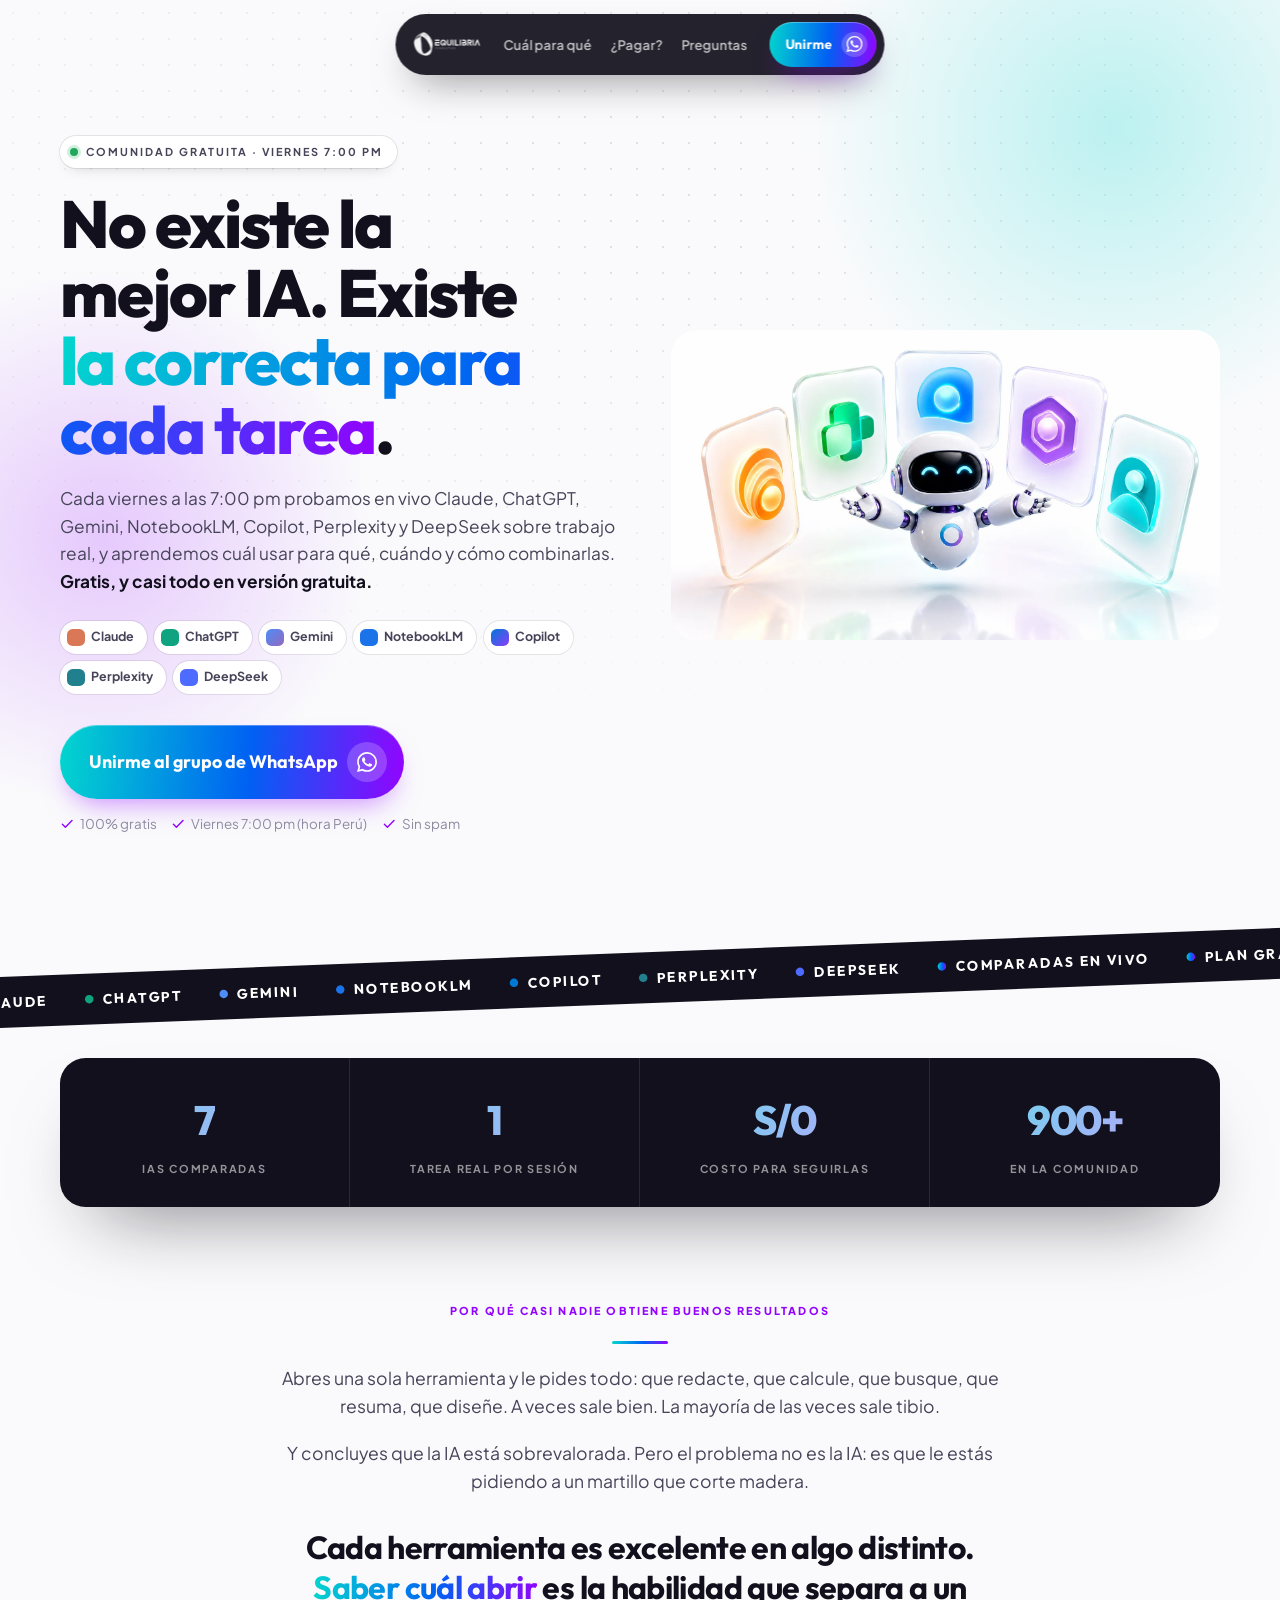
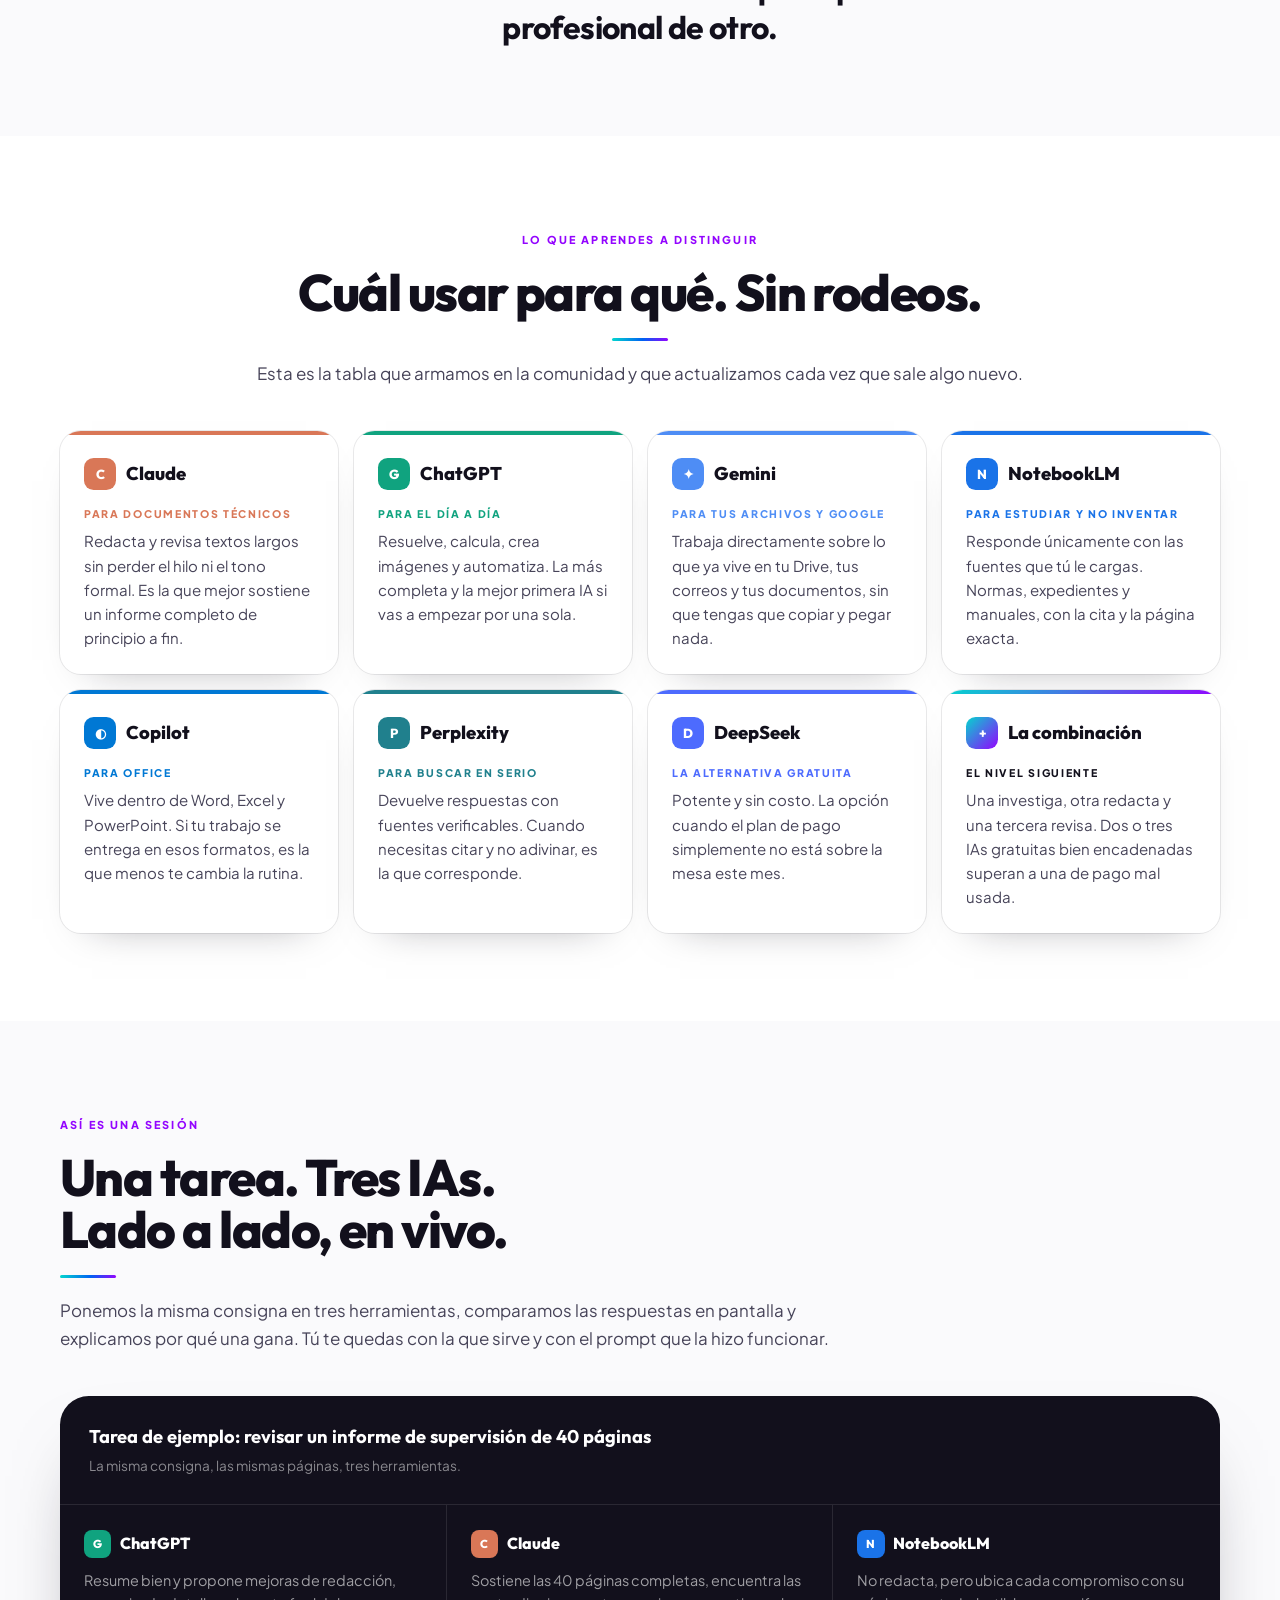
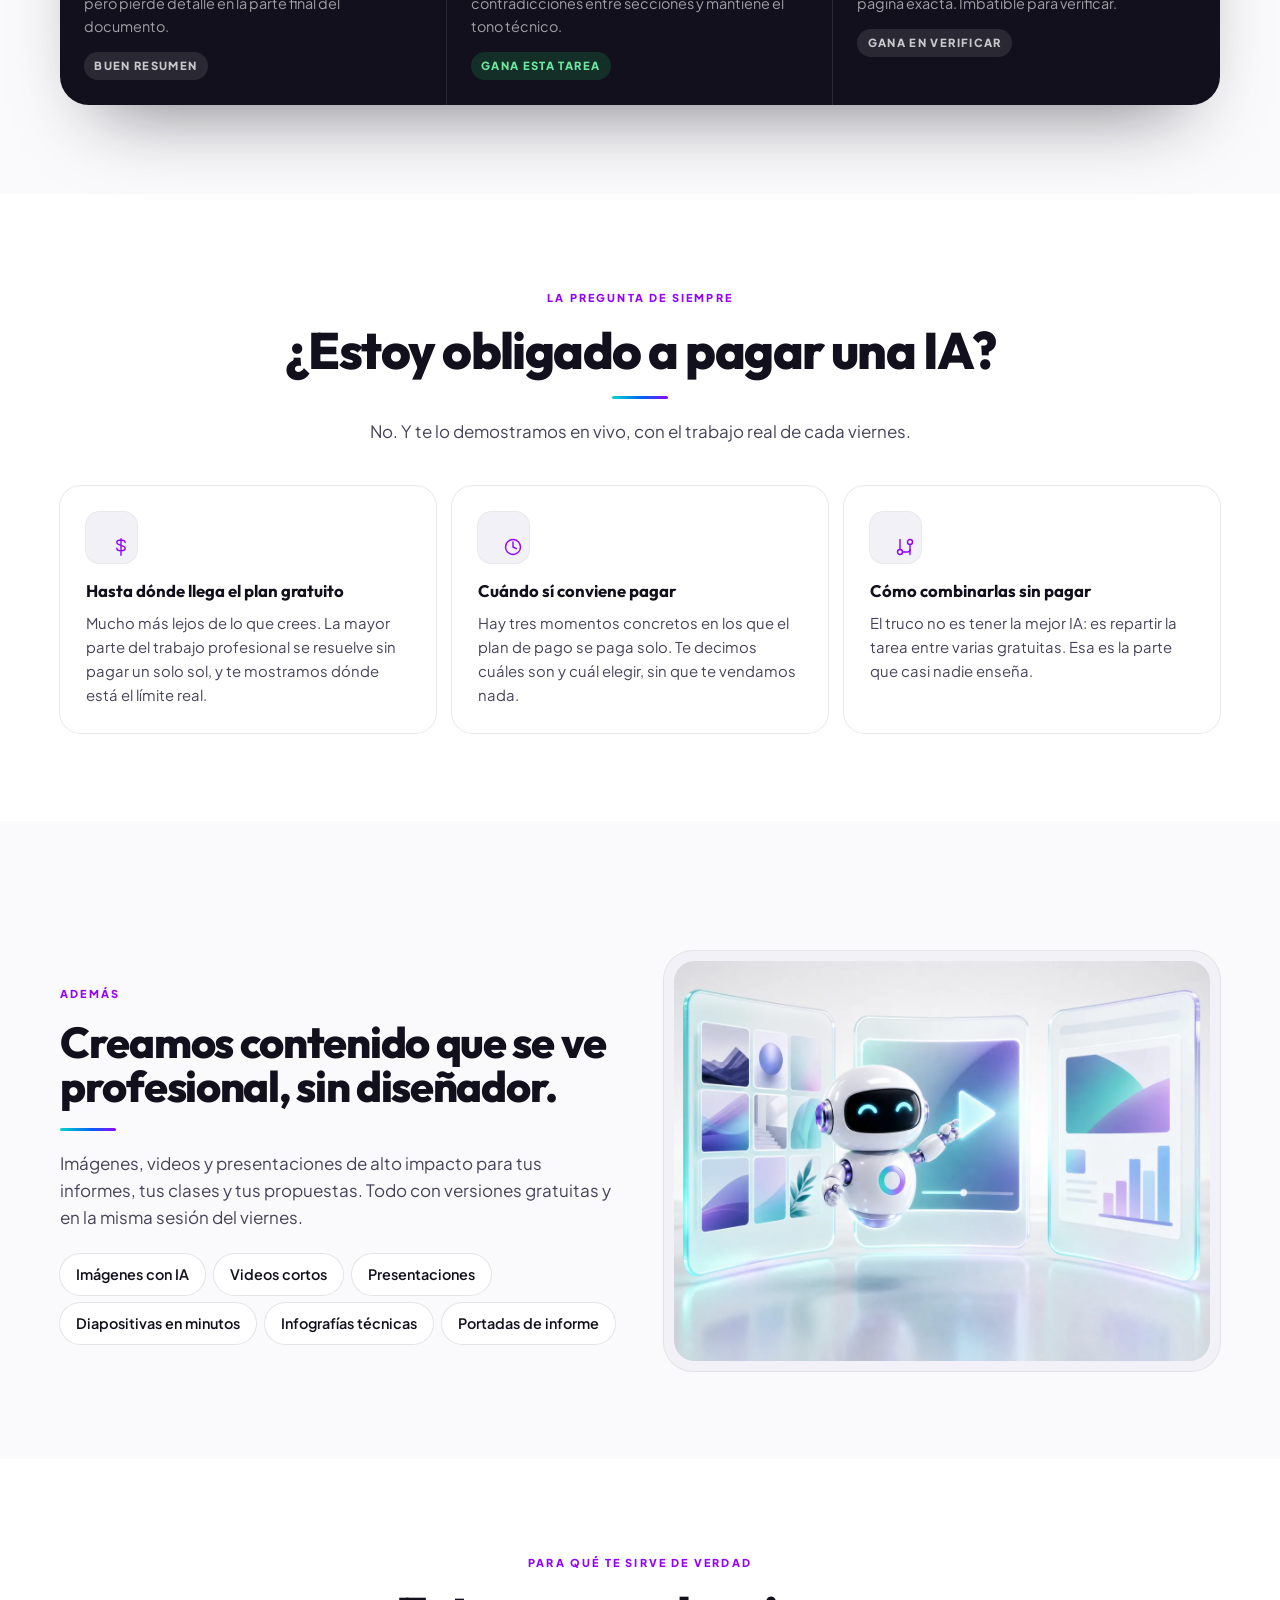
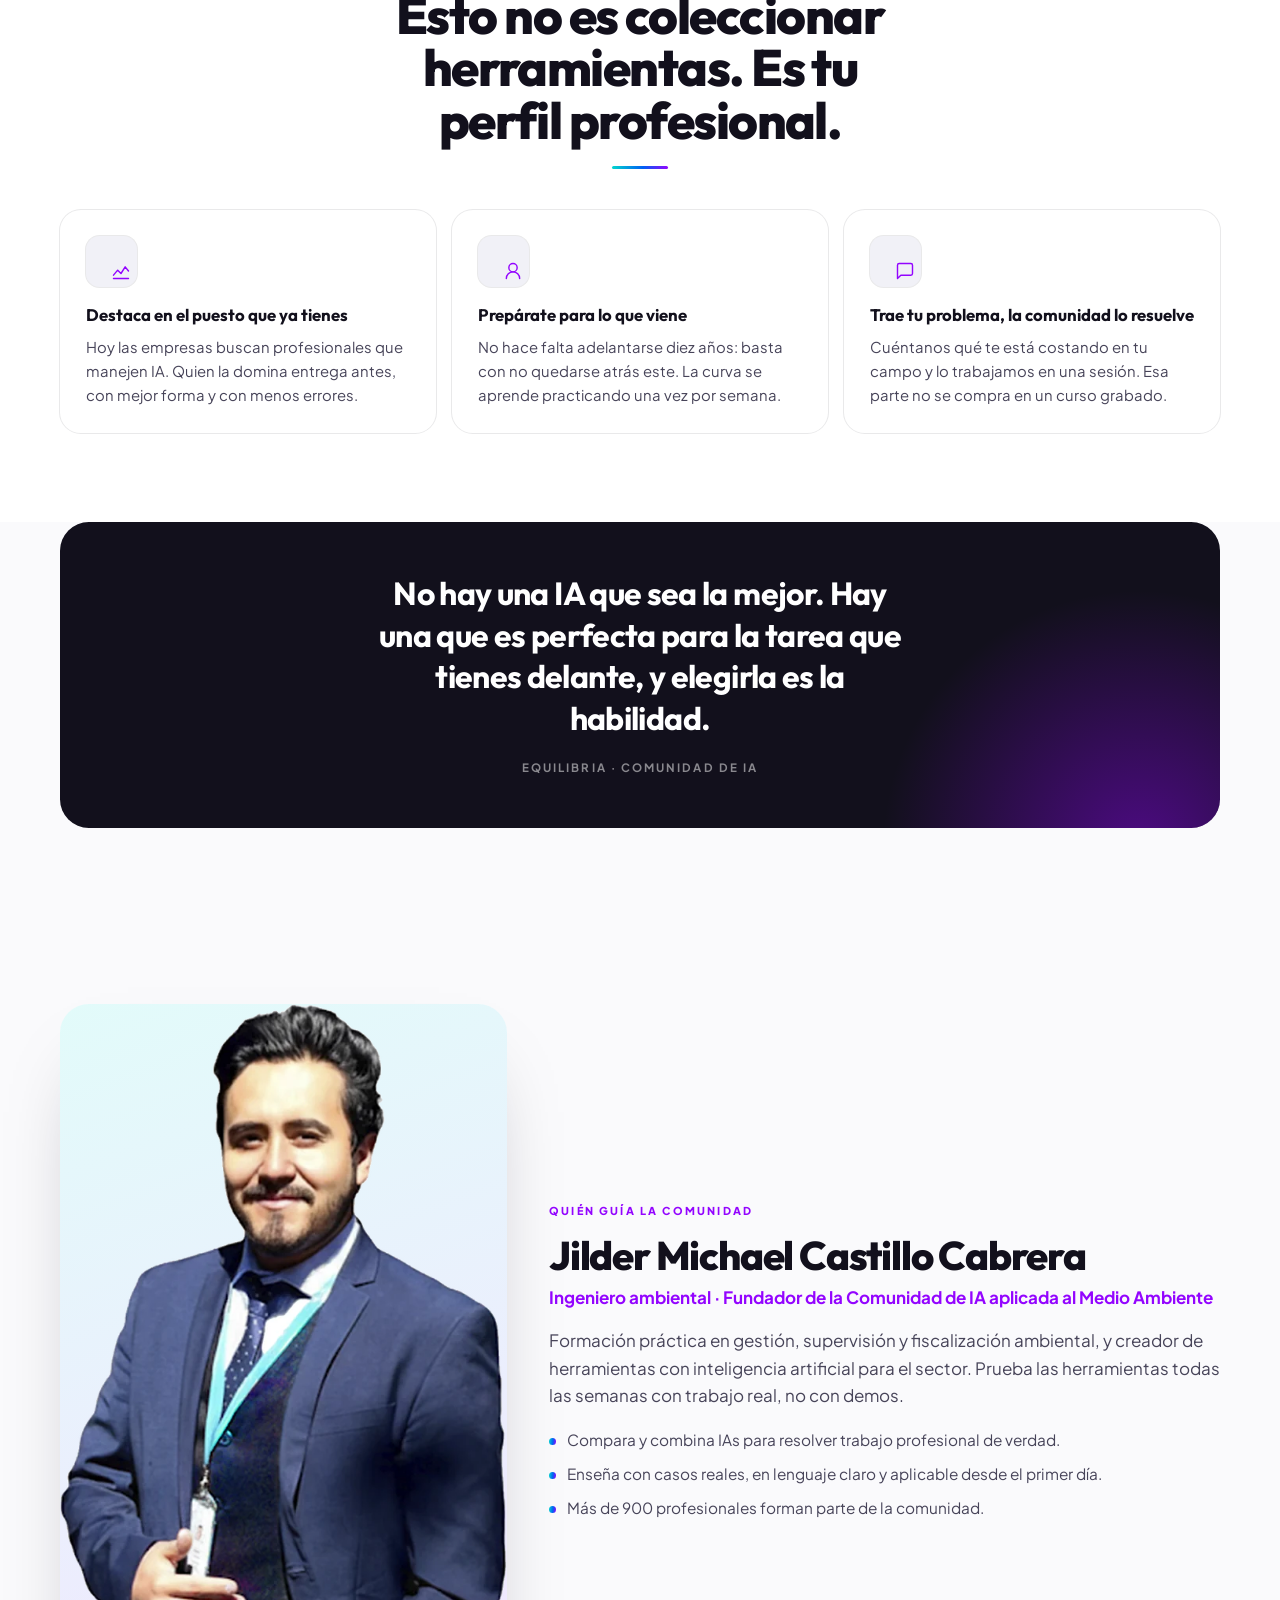
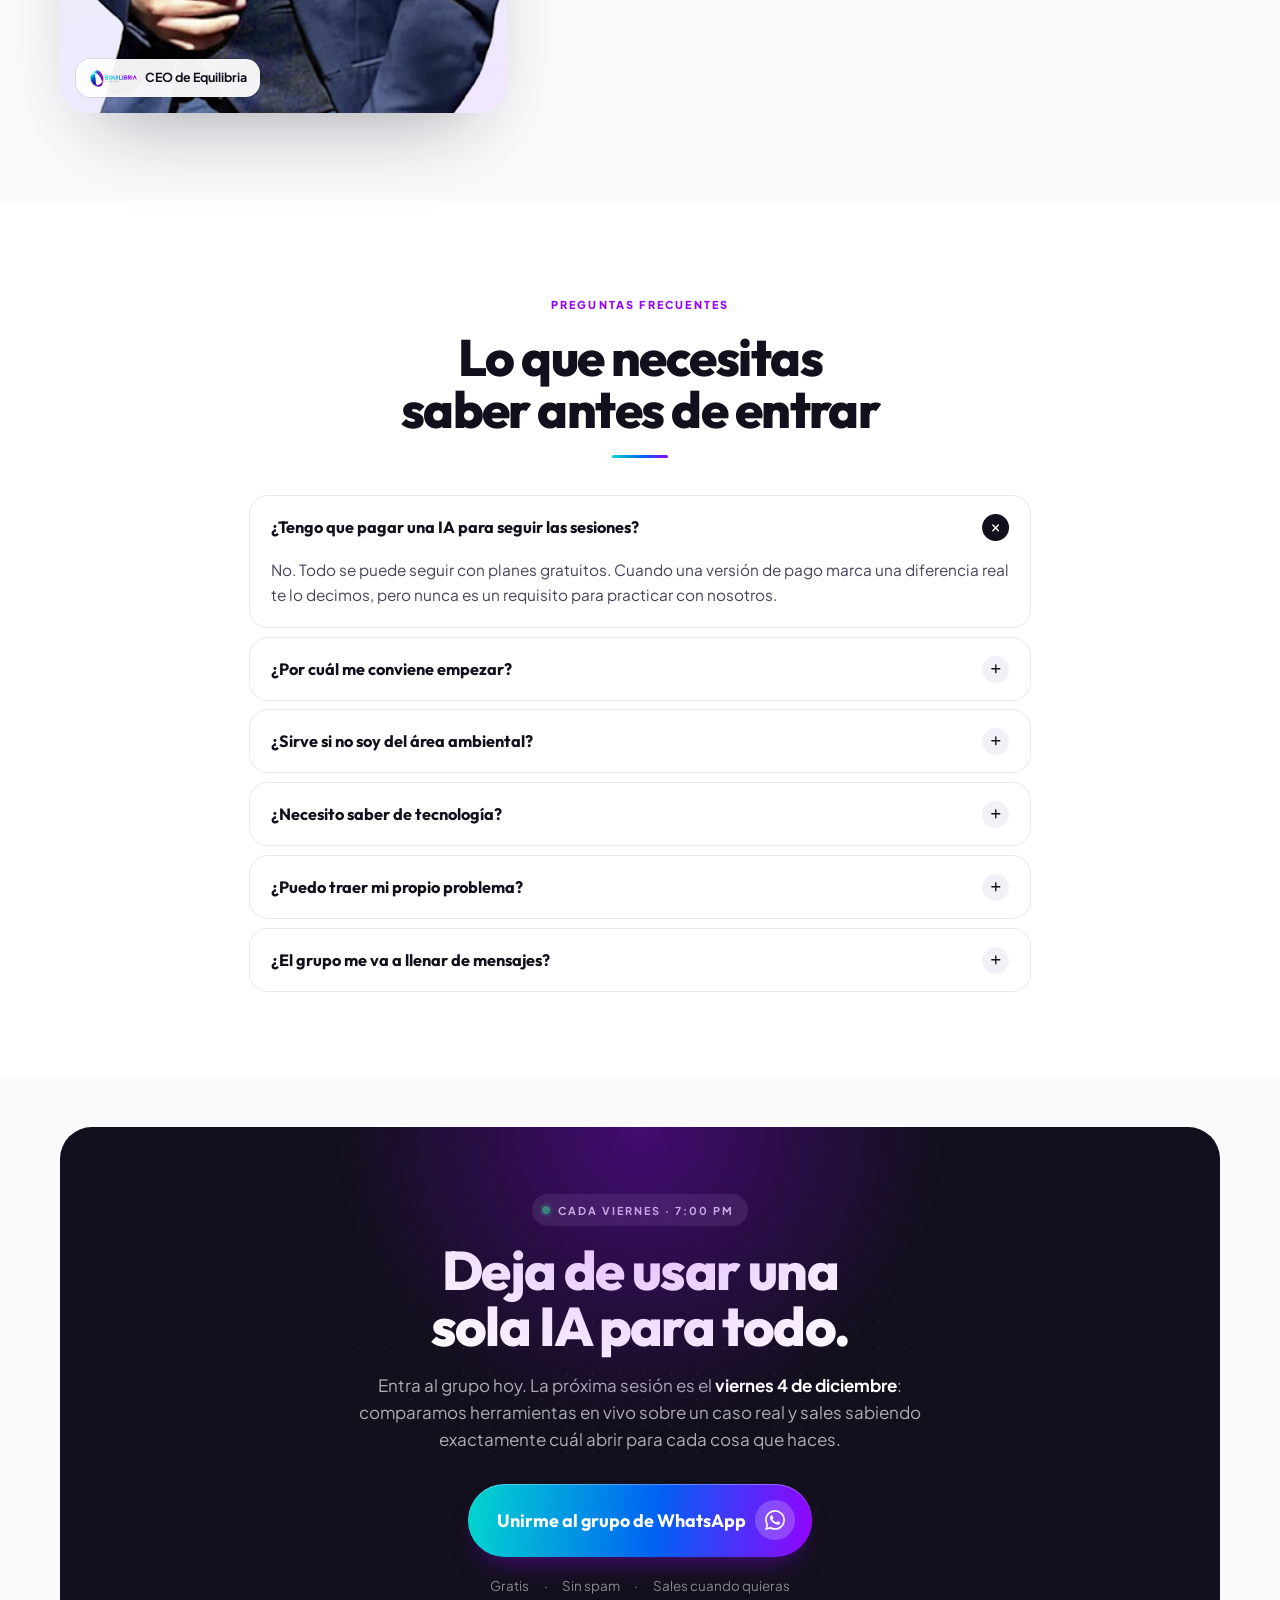
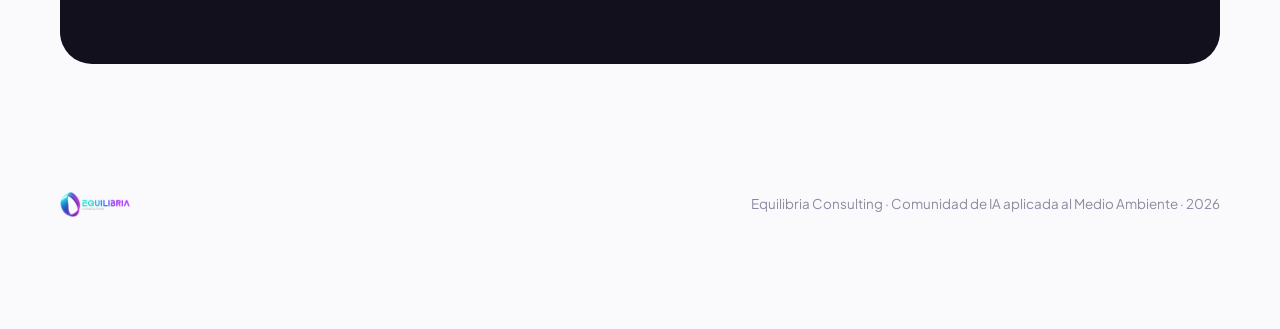
<file: mejores-ias/index.html>
<!DOCTYPE html>
<html lang="es-PE">
<head>
<meta charset="utf-8">
<meta name="viewport" content="width=device-width, initial-scale=1, viewport-fit=cover">
<script>document.documentElement.className+=" js"</script>
<title>Las mejores IAs y cuál usar para cada tarea | Comunidad Equilibria</title>
<meta name="description" content="Comunidad gratuita: cada viernes a las 7:00 pm probamos en vivo Claude, ChatGPT, Gemini, NotebookLM, Copilot, Perplexity y DeepSeek sobre trabajo real, y aprendemos cuál usar para cada tarea y cómo combinarlas.">
<meta name="theme-color" content="#FAFAFC">
<link rel="icon" type="image/png" sizes="32x32" href="../assets/favicon-32.png">
<link rel="apple-touch-icon" href="../assets/apple-touch-icon.png">
<meta property="og:type" content="website">
<meta property="og:title" content="No existe la mejor IA, existe la correcta para cada tarea · Equilibria">
<meta property="og:description" content="Claude, ChatGPT, Gemini, NotebookLM, Copilot y más, comparadas en vivo cada viernes. Gratis.">
<meta property="og:image" content="https://ia-equilibria.vercel.app/assets/og-mejores-ias.jpg">
<meta property="og:url" content="https://ia-equilibria.vercel.app/mejores-ias">
<meta property="og:locale" content="es_PE">
<meta name="twitter:card" content="summary_large_image">
<link rel="preconnect" href="https://fonts.googleapis.com">
<link rel="preconnect" href="https://fonts.gstatic.com" crossorigin>
<link href="https://fonts.googleapis.com/css2?family=Outfit:wght@400;500;600;700;800;900&family=Plus+Jakarta+Sans:wght@400;500;600;700&display=swap" rel="stylesheet">
<link rel="preload" as="image" href="../assets/hero-ias.webp">

<!-- Meta Pixel -->
<script>
!function(f,b,e,v,n,t,s){if(f.fbq)return;n=f.fbq=function(){n.callMethod?
n.callMethod.apply(n,arguments):n.queue.push(arguments)};if(!f._fbq)f._fbq=n;
n.push=n;n.loaded=!0;n.version='2.0';n.queue=[];t=b.createElement(e);t.async=!0;
t.src=v;s=b.getElementsByTagName(e)[0];s.parentNode.insertBefore(t,s)}(window,
document,'script','https://connect.facebook.net/en_US/fbevents.js');
fbq('init','1441853580744350');
fbq('track','PageView');
</script>
<noscript><img height="1" width="1" style="display:none" alt=""
src="https://www.facebook.com/tr?id=1441853580744350&ev=PageView&noscript=1"></noscript>
<!-- /Meta Pixel -->

<style>
:root{
  --paper:#FAFAFC; --paper-2:#F1F1F7; --card:#FFFFFF;
  --ink:#12101C; --ink-2:#474459; --ink-3:#8D8AA0;
  --acc:#03D6CE; --acc-2:#9304FF; --acc-soft:rgba(147,4,255,.1);
  --wa:#1FA85A;
  --line:rgba(18,16,28,.09);
  --ease:cubic-bezier(.32,.72,0,1);
  --grad:linear-gradient(95deg,#03D6CE,#0061F3 55%,#9304FF);
}
*{box-sizing:border-box;margin:0;padding:0}
html{-webkit-text-size-adjust:100%;scroll-behavior:smooth}
body{font-family:"Plus Jakarta Sans",ui-sans-serif,system-ui,-apple-system,sans-serif;background:var(--paper);color:var(--ink);font-size:17px;line-height:1.6;-webkit-font-smoothing:antialiased;overflow-x:hidden}
img{max-width:100%;display:block}a{color:inherit}
h1,h2,h3{font-family:"Outfit",ui-sans-serif,system-ui,sans-serif;letter-spacing:-.03em;line-height:1.03;text-wrap:balance}
.wrap{width:min(1160px,100% - 2.5rem);margin-inline:auto}
.acc{background:var(--grad);-webkit-background-clip:text;background-clip:text;color:transparent}

.nav{position:fixed;top:14px;left:50%;transform:translateX(-50%);z-index:60;display:flex;align-items:center;gap:1.4rem;padding:.5rem .5rem .5rem 1.15rem;border-radius:999px;background:rgba(18,16,28,.92);backdrop-filter:blur(16px);-webkit-backdrop-filter:blur(16px);box-shadow:0 18px 40px -18px rgba(18,16,28,.6);width:max-content;max-width:calc(100% - 1.5rem)}
.nav img{height:24px;width:auto;filter:brightness(0) invert(1);opacity:.95}
.nav .lk{display:flex;gap:1.2rem;font-size:.82rem;font-weight:600;color:rgba(255,255,255,.72)}
.nav .lk a{text-decoration:none}.nav .lk a:hover{color:#fff}
.btn{display:inline-flex;align-items:center;gap:.6rem;text-decoration:none;font-family:"Outfit",sans-serif;font-weight:700;font-size:.95rem;line-height:1;padding:.75rem .85rem .75rem 1.3rem;border-radius:999px;color:#fff;background:var(--grad);border:0;cursor:pointer;white-space:nowrap;box-shadow:0 1px 0 rgba(255,255,255,.3) inset,0 14px 28px -12px rgba(147,4,255,.5);transition:transform .5s var(--ease),box-shadow .5s var(--ease)}
.btn .ic{width:1.9rem;height:1.9rem;border-radius:999px;background:rgba(255,255,255,.2);display:grid;place-items:center;flex:none;transition:transform .5s var(--ease)}
.btn .ic svg{width:1rem;height:1rem;fill:#fff}
.btn:hover{transform:translateY(-2px)}.btn:hover .ic{transform:translate(2px,-1px)}
.btn:active{transform:scale(.98)}.btn:focus-visible{outline:3px solid var(--acc-2);outline-offset:3px}
.btn.xl{font-size:1.12rem;padding:1.05rem 1.05rem 1.05rem 1.8rem}
.btn.xl .ic{width:2.5rem;height:2.5rem}.btn.xl .ic svg{width:1.25rem;height:1.25rem}
.nav .btn{font-size:.84rem;padding:.6rem .6rem .6rem 1rem}.nav .btn .ic{width:1.6rem;height:1.6rem}

.hero{position:relative;padding:8.5rem 0 4rem;overflow:hidden;isolation:isolate}
.dots{position:absolute;inset:0;z-index:-2;background-image:radial-gradient(rgba(18,16,28,.11) 1.2px,transparent 1.2px);background-size:26px 26px;mask-image:radial-gradient(ellipse 80% 60% at 50% 22%,#000 12%,transparent 100%);-webkit-mask-image:radial-gradient(ellipse 80% 60% at 50% 22%,#000 12%,transparent 100%)}
.glow{position:absolute;z-index:-1;border-radius:50%;pointer-events:none}
.g1{width:50vw;height:50vw;max-width:700px;max-height:700px;right:-12vw;top:-15vw;background:radial-gradient(circle,rgba(3,214,206,.25),transparent 68%)}
.g2{width:44vw;height:44vw;max-width:600px;max-height:600px;left:-14vw;top:20vw;background:radial-gradient(circle,rgba(147,4,255,.2),transparent 68%)}
.hgrid{display:grid;grid-template-columns:1.02fr .98fr;gap:2.5rem;align-items:center}
.pill{display:inline-flex;align-items:center;gap:.5rem;font-size:.68rem;font-weight:700;letter-spacing:.18em;text-transform:uppercase;padding:.45rem .9rem .45rem .65rem;border-radius:999px;background:#fff;color:var(--ink-2);box-shadow:0 0 0 1px var(--line),0 6px 16px -10px rgba(18,16,28,.3)}
.pill .dot{width:.5rem;height:.5rem;border-radius:50%;background:var(--wa);box-shadow:0 0 0 3px rgba(31,168,90,.2);animation:pulse 1.8s var(--ease) infinite}
@keyframes pulse{0%,100%{box-shadow:0 0 0 3px rgba(31,168,90,.22)}50%{box-shadow:0 0 0 7px rgba(31,168,90,0)}}
.hero h1{font-size:clamp(2.5rem,5.2vw,4.4rem);font-weight:800;margin-top:1.3rem}
.hero .sub{margin-top:1.4rem;font-size:clamp(1.05rem,1.35vw,1.22rem);color:var(--ink-2);max-width:52ch;text-wrap:pretty}
.hero .sub b{color:var(--ink);font-weight:700}
.tags{display:flex;flex-wrap:wrap;gap:.45rem;margin-top:1.6rem}
.tags span{display:inline-flex;align-items:center;gap:.4rem;font-size:.78rem;font-weight:700;padding:.4rem .8rem .4rem .45rem;border-radius:999px;background:#fff;color:var(--ink-2);box-shadow:0 0 0 1px var(--line)}
.tags i{width:1.1rem;height:1.1rem;border-radius:.35rem;display:block;flex:none}
.cta-wrap{margin-top:1.9rem}
.micro{margin-top:.9rem;font-size:.84rem;color:var(--ink-3);display:flex;flex-wrap:wrap;gap:.3rem .9rem}
.micro span{display:inline-flex;align-items:center;gap:.35rem}
.micro svg{width:.9rem;height:.9rem;stroke:var(--acc-2);fill:none;stroke-width:2.4;stroke-linecap:round;stroke-linejoin:round}
.hshot{position:relative}
.hshot img{width:100%;height:auto;border-radius:1.6rem;animation:float 8s var(--ease) infinite alternate}
@keyframes float{from{transform:translateY(0)}to{transform:translateY(-14px)}}

.ribbon{background:var(--ink);transform:rotate(-2.2deg) scale(1.06);margin:3.5rem 0;padding:.85rem 0;overflow:hidden;box-shadow:0 22px 50px -26px rgba(18,16,28,.8)}
.ribbon .track{display:flex;gap:2.2rem;width:max-content;animation:slide 34s linear infinite}
.ribbon:hover .track{animation-play-state:paused}
@keyframes slide{to{transform:translateX(-50%)}}
.ribbon i{display:inline-flex;align-items:center;gap:.55rem;font-family:"Outfit",sans-serif;font-style:normal;font-weight:700;font-size:.82rem;letter-spacing:.14em;text-transform:uppercase;color:#fff;white-space:nowrap}
.ribbon i::before{content:"";width:.5rem;height:.5rem;border-radius:50%;background:var(--c,var(--grad));flex:none}

.stats{background:var(--ink);border-radius:1.6rem;display:grid;grid-template-columns:repeat(4,1fr);overflow:hidden;box-shadow:0 40px 80px -40px rgba(18,16,28,.6)}
.stats div{padding:1.9rem 1.2rem;text-align:center;border-right:1px solid rgba(255,255,255,.1)}
.stats div:last-child{border-right:0}
.stats b{display:block;font-family:"Outfit",sans-serif;font-size:clamp(1.8rem,3.2vw,2.6rem);font-weight:800;letter-spacing:-.03em;background:linear-gradient(120deg,#5EE0E8,#C79BFF);-webkit-background-clip:text;background-clip:text;color:transparent}
.stats span{display:block;margin-top:.35rem;font-size:.68rem;font-weight:700;letter-spacing:.16em;text-transform:uppercase;color:rgba(255,255,255,.55)}

section{padding:5.5rem 0}
.eyebrow{display:inline-block;font-size:.68rem;font-weight:800;letter-spacing:.2em;text-transform:uppercase;color:var(--acc-2)}
.head{max-width:780px}
.head h2{font-size:clamp(2rem,4vw,3.2rem);font-weight:800;margin-top:.9rem}
.head p{margin-top:1.1rem;color:var(--ink-2);font-size:1.06rem;text-wrap:pretty}
.mid{text-align:center;margin-inline:auto}
.rule{width:56px;height:3px;border-radius:99px;background:var(--grad);margin:1.2rem 0}
.mid .rule{margin-inline:auto}
.story{max-width:720px;margin-inline:auto;text-align:center}
.story p{font-size:1.1rem;color:var(--ink-2);margin-top:1.2rem;text-wrap:pretty}
.story p.big{font-family:"Outfit",sans-serif;font-size:clamp(1.4rem,2.6vw,2rem);font-weight:700;color:var(--ink);letter-spacing:-.02em;line-height:1.25;margin-top:2rem}

/* matriz de IAs */
.matrix{display:grid;grid-template-columns:repeat(auto-fit,minmax(270px,1fr));gap:1rem;margin-top:2.8rem}
.ai{position:relative;background:#fff;border-radius:1.3rem;padding:1.7rem 1.5rem 1.5rem;box-shadow:0 0 0 1px var(--line),0 18px 40px -32px rgba(18,16,28,.5);overflow:hidden;transition:transform .5s var(--ease),box-shadow .5s var(--ease)}
.ai::before{content:"";position:absolute;left:0;right:0;top:0;height:4px;background:var(--c)}
.ai:hover{transform:translateY(-5px);box-shadow:0 0 0 1px var(--line),0 28px 50px -30px rgba(18,16,28,.55)}
.ai .nm{display:flex;align-items:center;gap:.65rem;font-family:"Outfit",sans-serif;font-weight:800;font-size:1.15rem}
.ai .nm i{width:2rem;height:2rem;border-radius:.6rem;background:var(--c);display:grid;place-items:center;font-style:normal;color:#fff;font-size:.82rem;font-weight:800;flex:none}
.ai .for{display:block;margin-top:1rem;font-size:.66rem;font-weight:800;letter-spacing:.16em;text-transform:uppercase;color:var(--c)}
.ai p{margin-top:.4rem;font-size:.94rem;color:var(--ink-2)}

/* versus */
.duel{margin-top:2.8rem;background:var(--ink);border-radius:1.8rem;overflow:hidden;box-shadow:0 40px 80px -40px rgba(18,16,28,.6)}
.duel .top{padding:1.6rem 1.8rem;border-bottom:1px solid rgba(255,255,255,.1)}
.duel .top b{font-family:"Outfit",sans-serif;font-size:1.15rem;color:#fff;display:block}
.duel .top span{font-size:.85rem;color:rgba(255,255,255,.5)}
.duel .cols{display:grid;grid-template-columns:repeat(3,1fr)}
.duel .c{padding:1.6rem 1.5rem;border-right:1px solid rgba(255,255,255,.1)}
.duel .c:last-child{border-right:0}
.duel .c .nm{display:flex;align-items:center;gap:.55rem;font-family:"Outfit",sans-serif;font-weight:800;color:#fff;font-size:1rem}
.duel .c .nm i{width:1.7rem;height:1.7rem;border-radius:.5rem;background:var(--c);display:grid;place-items:center;font-style:normal;font-size:.72rem;flex:none}
.duel .c p{margin-top:.7rem;font-size:.9rem;color:rgba(255,255,255,.6)}
.duel .c .verdict{margin-top:.9rem;display:inline-block;font-size:.7rem;font-weight:800;letter-spacing:.12em;text-transform:uppercase;padding:.3rem .65rem;border-radius:99px;background:rgba(255,255,255,.1);color:rgba(255,255,255,.75)}
.duel .c.win .verdict{background:rgba(31,168,90,.2);color:#6EE7A0}

.grid3{display:grid;grid-template-columns:repeat(auto-fit,minmax(260px,1fr));gap:1rem;margin-top:2.6rem}
.grid3 div{background:#fff;border-radius:1.3rem;padding:1.6rem;box-shadow:0 0 0 1px var(--line)}
.grid3 .ico{width:2.6rem;height:2.6rem;border-radius:.85rem;background:var(--paper-2);display:grid;place-items:center;margin-bottom:.9rem}
.grid3 .ico svg{width:1.25rem;height:1.25rem;stroke:var(--acc-2);fill:none;stroke-width:1.7;stroke-linecap:round;stroke-linejoin:round}
.grid3 b{font-family:"Outfit",sans-serif;font-size:1.05rem}
.grid3 p{margin-top:.45rem;font-size:.93rem;color:var(--ink-2)}

.split{display:grid;grid-template-columns:1fr 1fr;gap:3rem;align-items:center;margin-top:2.6rem}
.frame{background:var(--paper-2);padding:.6rem;border-radius:1.8rem;box-shadow:0 0 0 1px var(--line)}
.frame img{border-radius:1.3rem;width:100%;height:auto}
.chips{display:flex;flex-wrap:wrap;gap:.55rem;margin-top:1.4rem}
.chips span{padding:.55rem 1rem;border-radius:999px;background:#fff;font-size:.9rem;font-weight:600;box-shadow:0 0 0 1px var(--line)}

.quote{background:var(--ink);border-radius:1.8rem;padding:3.2rem 2.2rem;text-align:center;position:relative;overflow:hidden}
.quote::after{content:"";position:absolute;width:520px;height:520px;right:-180px;bottom:-280px;border-radius:50%;background:radial-gradient(circle,rgba(147,4,255,.45),transparent 70%)}
.quote p{position:relative;font-family:"Outfit",sans-serif;font-size:clamp(1.3rem,2.6vw,2rem);font-weight:700;color:#fff;letter-spacing:-.02em;line-height:1.3;max-width:26ch;margin-inline:auto}
.quote span{position:relative;display:block;margin-top:1.2rem;font-size:.72rem;letter-spacing:.18em;text-transform:uppercase;color:rgba(255,255,255,.5);font-weight:700}

.mentor{display:grid;grid-template-columns:.8fr 1.2fr;gap:2.6rem;align-items:center}
.photo{position:relative;border-radius:1.8rem;overflow:hidden;background:linear-gradient(160deg,#E2FBFA,#F1E6FF);box-shadow:0 40px 80px -40px rgba(18,16,28,.4)}
.photo img{display:block;width:100%;height:auto}
.photo .tag{position:absolute;left:1rem;bottom:1rem;background:rgba(255,255,255,.94);padding:.55rem .85rem;border-radius:.9rem;font-size:.78rem;font-weight:700;display:flex;gap:.5rem;align-items:center;box-shadow:0 0 0 1px var(--line)}
.photo .tag img{position:static;transform:none;height:17px;width:auto;aspect-ratio:640/230}
.mentor h2{font-size:clamp(1.8rem,3.2vw,2.5rem);font-weight:800;margin-top:.8rem}
.mentor .role{margin-top:.5rem;font-weight:700;color:var(--acc-2)}
.mentor p{margin-top:1rem;color:var(--ink-2)}
.mentor ul{list-style:none;margin-top:1.2rem;display:grid;gap:.6rem}
.mentor li{display:flex;gap:.7rem;color:var(--ink-2);font-size:.96rem}
.mentor li::before{content:"";width:.45rem;height:.45rem;border-radius:50%;background:var(--grad);flex:none;margin-top:.6rem}

.faq{max-width:780px;margin:2.4rem auto 0;display:grid;gap:.65rem}
.faq details{background:#fff;border-radius:1.1rem;box-shadow:0 0 0 1px var(--line);overflow:hidden}
.faq summary{cursor:pointer;list-style:none;display:flex;justify-content:space-between;gap:1rem;align-items:center;padding:1.1rem 1.3rem;font-family:"Outfit",sans-serif;font-weight:700;font-size:1.02rem}
.faq summary::-webkit-details-marker{display:none}
.faq summary i{width:1.7rem;height:1.7rem;border-radius:50%;background:var(--paper-2);display:grid;place-items:center;flex:none;transition:transform .5s var(--ease),background .5s var(--ease)}
.faq summary i svg{width:.85rem;height:.85rem;stroke:var(--ink);fill:none;stroke-width:2.4;stroke-linecap:round}
.faq details[open] summary i{transform:rotate(45deg);background:var(--ink)}
.faq details[open] summary i svg{stroke:#fff}
.faq .a{padding:0 1.3rem 1.2rem;color:var(--ink-2);font-size:.96rem}

.final{padding:3rem 0 6rem}
.final .box{position:relative;overflow:hidden;border-radius:2rem;background:var(--ink);padding:4.2rem 1.5rem;text-align:center}
.final .box::before{content:"";position:absolute;inset:0;background-image:radial-gradient(rgba(255,255,255,.07) 1.2px,transparent 1.2px);background-size:26px 26px;mask-image:radial-gradient(ellipse 70% 70% at 50% 40%,#000,transparent 75%);-webkit-mask-image:radial-gradient(ellipse 70% 70% at 50% 40%,#000,transparent 75%)}
.final .box::after{content:"";position:absolute;width:640px;height:640px;left:50%;top:-320px;transform:translateX(-50%);border-radius:50%;background:radial-gradient(circle,rgba(147,4,255,.38),transparent 68%)}
.final h2{position:relative;font-size:clamp(2rem,4.4vw,3.4rem);font-weight:800;color:#fff;max-width:17ch;margin:1rem auto 0}
.final p{position:relative;margin-top:1.1rem;color:rgba(255,255,255,.66);max-width:48ch;margin-inline:auto}
.final p b{color:#fff;font-weight:700}
.final .cta-wrap{position:relative;display:flex;flex-direction:column;align-items:center}
.final .pill{background:rgba(255,255,255,.1);color:rgba(255,255,255,.85);box-shadow:none}
.final .micro{color:rgba(255,255,255,.5);justify-content:center}
footer{padding:2rem 0 7rem;color:var(--ink-3);font-size:.84rem}
footer .r{display:flex;justify-content:space-between;gap:1rem;flex-wrap:wrap;align-items:center}
footer img{height:25px;width:auto;opacity:.85}
.sticky{position:fixed;left:0;right:0;bottom:0;z-index:50;padding:.7rem 1rem calc(.7rem + env(safe-area-inset-bottom));background:rgba(250,250,252,.92);backdrop-filter:blur(14px);-webkit-backdrop-filter:blur(14px);box-shadow:0 -1px 0 var(--line);transform:translateY(110%);transition:transform .6s var(--ease);display:none}
.sticky.show{transform:none}.sticky .btn{width:100%;justify-content:space-between}
/* --- efectos de scroll --- */
.eq-progress{position:fixed;left:0;right:0;top:0;height:3px;z-index:70;pointer-events:none;background:transparent}
.eq-progress i{display:block;height:100%;width:100%;transform:scaleX(0);transform-origin:0 50%;background:var(--grad);will-change:transform}
.js .rv{opacity:0;transform:translateY(30px);transition:opacity .75s var(--ease),transform .75s var(--ease);will-change:opacity,transform}
.js .rv.in{opacity:1;transform:none}
.js .frame,.js .gal figure,.js .hshot{overflow:hidden}
.js .frame img,.js .gal figure img{transform:scale(1.06);transition:transform 1.1s var(--ease)}
.js .rv.in .frame img,.js .frame.in img,.js .gal figure.in img{transform:none}
@media (prefers-reduced-motion:reduce){.eq-progress{display:none}.js .frame img,.js .gal figure img{transform:none}}
.rv.d1{transition-delay:.08s}.rv.d2{transition-delay:.16s}.rv.d3{transition-delay:.24s}

@media (max-width:1000px){
  .hgrid{grid-template-columns:1fr;gap:2.5rem}
  .hshot{max-width:560px;margin-inline:auto;width:100%}.hshot img{animation:none}
  .mentor,.split{grid-template-columns:1fr;gap:1.8rem}
  .photo{max-width:400px;margin-inline:auto}
  .stats{grid-template-columns:repeat(2,1fr)}
  .stats div:nth-child(2){border-right:0}
  .stats div:nth-child(1),.stats div:nth-child(2){border-bottom:1px solid rgba(255,255,255,.1)}
  .duel .cols{grid-template-columns:1fr}
  .duel .c{border-right:0;border-bottom:1px solid rgba(255,255,255,.1)}
  .duel .c:last-child{border-bottom:0}
  .nav .lk{display:none}
}
@media (max-width:640px){
  body{font-size:16px}
  .hero{padding-top:6.5rem}
  section{padding:3.8rem 0}
  .nav{top:10px}
  .btn.xl{width:100%;justify-content:space-between;font-size:1rem;padding:.95rem .8rem .95rem 1.3rem;white-space:normal;text-align:left;line-height:1.2}
  .sticky{display:block}
  .stats{grid-template-columns:1fr}
  .stats div{border-right:0;border-bottom:1px solid rgba(255,255,255,.1)}
  .stats div:last-child{border-bottom:0}
  .quote{padding:2.4rem 1.3rem}
  .final .box{padding:3rem 1.1rem}
  footer{padding-bottom:8rem}
  footer .r{flex-direction:column;align-items:flex-start;gap:.5rem}
}
@media (prefers-reduced-motion:reduce){*{animation:none!important;transition:none!important}.js .rv{opacity:1;transform:none}.ribbon .track{flex-wrap:wrap;width:100%;justify-content:center}}
</style>
<style>
.clase-fecha{margin:1.1rem 0 .2rem;padding:.95rem 1.1rem;border-radius:16px;background:#fff;box-shadow:0 0 0 1px var(--line),0 10px 24px -16px rgba(18,16,28,.35);border-left:4px solid var(--wa)}
.clase-fecha .k{margin:0 0 .3rem;font-size:.72rem;font-weight:800;letter-spacing:.14em;text-transform:uppercase;color:var(--wa)}
.clase-fecha p{margin:0;font-size:.95rem;line-height:1.5;color:var(--ink-2)}
.clase-fecha b{color:var(--ink)}
</style>
</head>
<body data-landing="mejores-ias">

<svg width="0" height="0" style="position:absolute" aria-hidden="true"><defs>
<symbol id="wa" viewBox="0 0 24 24"><path d="M17.47 14.38c-.3-.15-1.76-.87-2.03-.97-.27-.1-.47-.15-.67.15-.2.3-.77.97-.94 1.17-.17.2-.35.22-.64.07-.3-.15-1.26-.46-2.4-1.48-.89-.79-1.48-1.77-1.66-2.07-.17-.3-.02-.46.13-.61.13-.13.3-.35.45-.52.15-.17.2-.3.3-.5.1-.2.05-.37-.03-.52-.07-.15-.67-1.61-.91-2.21-.24-.58-.49-.5-.67-.51h-.57c-.2 0-.52.07-.79.37-.27.3-1.04 1.02-1.04 2.48s1.07 2.88 1.21 3.08c.15.2 2.1 3.2 5.08 4.49.71.31 1.26.49 1.69.63.71.23 1.36.2 1.87.12.57-.09 1.76-.72 2.01-1.42.25-.7.25-1.29.17-1.42-.07-.12-.27-.2-.57-.35M12.05 21.79h-.01a9.87 9.87 0 0 1-5.03-1.38l-.36-.21-3.74.98 1-3.65-.24-.37a9.86 9.86 0 0 1-1.51-5.26c0-5.45 4.44-9.88 9.9-9.88 2.64 0 5.12 1.03 6.99 2.9a9.82 9.82 0 0 1 2.89 6.99c0 5.45-4.44 9.88-9.89 9.88m8.41-18.3A11.82 11.82 0 0 0 12.05 0C5.5 0 .16 5.34.16 11.89c0 2.1.55 4.14 1.59 5.95L.06 24l6.3-1.65a11.88 11.88 0 0 0 5.68 1.45h.01c6.55 0 11.89-5.34 11.89-11.89 0-3.18-1.24-6.16-3.48-8.41"/></symbol>
<symbol id="ok" viewBox="0 0 24 24"><path d="M20 6 9 17l-5-5"/></symbol>
</defs></svg>

<nav class="nav">
  <a href="#"><img src="../assets/logo-equilibria.webp" alt="Equilibria" width="640" height="230"></a>
  <div class="lk"><a href="#matriz">Cuál para qué</a><a href="#pagar">¿Pagar?</a><a href="#faq">Preguntas</a></div>
  <a class="btn" href="/mejores-ias/gracias" data-cta="nav">Unirme<span class="ic"><svg><use href="#wa"/></svg></span></a>
</nav>

<header class="hero">
  <div class="dots"></div><div class="glow g1"></div><div class="glow g2"></div>
  <div class="wrap hgrid">
    <div>
      <span class="pill rv"><span class="dot"></span>Comunidad gratuita · Viernes 7:00 pm</span>
      <h1 class="rv d1">No existe la mejor IA. Existe <span class="acc">la correcta para cada tarea</span>.</h1>
      <p class="sub rv d2">Cada viernes a las 7:00 pm probamos en vivo Claude, ChatGPT, Gemini, NotebookLM, Copilot, Perplexity y DeepSeek sobre trabajo real, y aprendemos cuál usar para qué, cuándo y cómo combinarlas. <b>Gratis, y casi todo en versión gratuita.</b></p>
      <div class="clase-fecha" hidden>
        <p class="k">Próxima clase en vivo · Viernes 16 de octubre · 7:00 pm</p>
        <p>Herramientas gratuitas para crear contenido visual: <b>imágenes ilimitadas con las mejores IA, tus videos y tus presentaciones con diapositivas</b>. También redacción e investigación con IA, y <b>NotebookLM y Google AI Studio</b> para diseñar y crear aplicaciones. Gratis.</p>
      </div>
      <div class="tags rv d2">
        <span><i style="background:#D97757"></i>Claude</span>
        <span><i style="background:#10A37F"></i>ChatGPT</span>
        <span><i style="background:linear-gradient(135deg,#4E8DF5,#9168C0)"></i>Gemini</span>
        <span><i style="background:#1A73E8"></i>NotebookLM</span>
        <span><i style="background:linear-gradient(135deg,#0078D4,#8A3FFC)"></i>Copilot</span>
        <span><i style="background:#20808D"></i>Perplexity</span>
        <span><i style="background:#4D6BFE"></i>DeepSeek</span>
      </div>
      <div class="cta-wrap rv d3">
        <a class="btn xl" href="/mejores-ias/gracias" data-cta="hero">Unirme al grupo de WhatsApp<span class="ic"><svg><use href="#wa"/></svg></span></a>
        <p class="micro">
          <span><svg><use href="#ok"/></svg>100% gratis</span>
          <span><svg><use href="#ok"/></svg>Viernes 7:00 pm (hora Perú)</span>
          <span><svg><use href="#ok"/></svg>Sin spam</span>
        </p>
      </div>
    </div>
    <div class="hshot rv d2">
      <img src="../assets/hero-ias.webp" alt="Comparación en vivo de las mejores inteligencias artificiales" width="1600" height="905" fetchpriority="high">
    </div>
  </div>
</header>

<div class="ribbon" aria-hidden="true">
  <div class="track">
    <i style="--c:#D97757">Claude</i><i style="--c:#10A37F">ChatGPT</i><i style="--c:#4E8DF5">Gemini</i><i style="--c:#1A73E8">NotebookLM</i><i style="--c:#0078D4">Copilot</i><i style="--c:#20808D">Perplexity</i><i style="--c:#4D6BFE">DeepSeek</i><i>Comparadas en vivo</i><i>Plan gratuito</i><i>Cada viernes</i>
    <i style="--c:#D97757">Claude</i><i style="--c:#10A37F">ChatGPT</i><i style="--c:#4E8DF5">Gemini</i><i style="--c:#1A73E8">NotebookLM</i><i style="--c:#0078D4">Copilot</i><i style="--c:#20808D">Perplexity</i><i style="--c:#4D6BFE">DeepSeek</i><i>Comparadas en vivo</i><i>Plan gratuito</i><i>Cada viernes</i>
  </div>
</div>

<div class="wrap">
  <div class="stats rv">
    <div><b>7</b><span>IAs comparadas</span></div>
    <div><b>1</b><span>Tarea real por sesión</span></div>
    <div><b>S/0</b><span>Costo para seguirlas</span></div>
    <div><b>900+</b><span>En la comunidad</span></div>
  </div>
</div>

<main>

<section id="porque">
  <div class="wrap story rv">
    <span class="eyebrow">Por qué casi nadie obtiene buenos resultados</span>
    <div class="rule" style="margin-inline:auto"></div>
    <p>Abres una sola herramienta y le pides todo: que redacte, que calcule, que busque, que resuma, que diseñe. A veces sale bien. La mayoría de las veces sale tibio.</p>
    <p>Y concluyes que la IA está sobrevalorada. Pero el problema no es la IA: es que le estás pidiendo a un martillo que corte madera.</p>
    <p class="big">Cada herramienta es excelente en algo distinto. <span class="acc">Saber cuál abrir</span> es la habilidad que separa a un profesional de otro.</p>
  </div>
</section>

<section id="matriz" style="background:#fff">
  <div class="wrap">
    <div class="head mid rv">
      <span class="eyebrow">Lo que aprendes a distinguir</span>
      <h2>Cuál usar para qué. Sin rodeos.</h2>
      <div class="rule"></div>
      <p>Esta es la tabla que armamos en la comunidad y que actualizamos cada vez que sale algo nuevo.</p>
    </div>
    <div class="matrix rv d1">
      <div class="ai" style="--c:#D97757"><div class="nm"><i>C</i>Claude</div><span class="for">Para documentos técnicos</span><p>Redacta y revisa textos largos sin perder el hilo ni el tono formal. Es la que mejor sostiene un informe completo de principio a fin.</p></div>
      <div class="ai" style="--c:#10A37F"><div class="nm"><i>G</i>ChatGPT</div><span class="for">Para el día a día</span><p>Resuelve, calcula, crea imágenes y automatiza. La más completa y la mejor primera IA si vas a empezar por una sola.</p></div>
      <div class="ai" style="--c:#4E8DF5"><div class="nm"><i>✦</i>Gemini</div><span class="for">Para tus archivos y Google</span><p>Trabaja directamente sobre lo que ya vive en tu Drive, tus correos y tus documentos, sin que tengas que copiar y pegar nada.</p></div>
      <div class="ai" style="--c:#1A73E8"><div class="nm"><i>N</i>NotebookLM</div><span class="for">Para estudiar y no inventar</span><p>Responde únicamente con las fuentes que tú le cargas. Normas, expedientes y manuales, con la cita y la página exacta.</p></div>
      <div class="ai" style="--c:#0078D4"><div class="nm"><i>◐</i>Copilot</div><span class="for">Para Office</span><p>Vive dentro de Word, Excel y PowerPoint. Si tu trabajo se entrega en esos formatos, es la que menos te cambia la rutina.</p></div>
      <div class="ai" style="--c:#20808D"><div class="nm"><i>P</i>Perplexity</div><span class="for">Para buscar en serio</span><p>Devuelve respuestas con fuentes verificables. Cuando necesitas citar y no adivinar, es la que corresponde.</p></div>
      <div class="ai" style="--c:#4D6BFE"><div class="nm"><i>D</i>DeepSeek</div><span class="for">La alternativa gratuita</span><p>Potente y sin costo. La opción cuando el plan de pago simplemente no está sobre la mesa este mes.</p></div>
      <div class="ai" style="--c:linear-gradient(135deg,#03D6CE,#9304FF)"><div class="nm"><i>+</i>La combinación</div><span class="for">El nivel siguiente</span><p>Una investiga, otra redacta y una tercera revisa. Dos o tres IAs gratuitas bien encadenadas superan a una de pago mal usada.</p></div>
    </div>
  </div>
</section>

<section id="duelo">
  <div class="wrap">
    <div class="head rv">
      <span class="eyebrow">Así es una sesión</span>
      <h2>Una tarea. Tres IAs. Lado a lado, en vivo.</h2>
      <div class="rule"></div>
      <p>Ponemos la misma consigna en tres herramientas, comparamos las respuestas en pantalla y explicamos por qué una gana. Tú te quedas con la que sirve y con el prompt que la hizo funcionar.</p>
    </div>
    <div class="duel rv d1">
      <div class="top"><b>Tarea de ejemplo: revisar un informe de supervisión de 40 páginas</b><span>La misma consigna, las mismas páginas, tres herramientas.</span></div>
      <div class="cols">
        <div class="c" style="--c:#10A37F"><div class="nm"><i>G</i>ChatGPT</div><p>Resume bien y propone mejoras de redacción, pero pierde detalle en la parte final del documento.</p><span class="verdict">Buen resumen</span></div>
        <div class="c win" style="--c:#D97757"><div class="nm"><i>C</i>Claude</div><p>Sostiene las 40 páginas completas, encuentra las contradicciones entre secciones y mantiene el tono técnico.</p><span class="verdict">Gana esta tarea</span></div>
        <div class="c" style="--c:#1A73E8"><div class="nm"><i>N</i>NotebookLM</div><p>No redacta, pero ubica cada compromiso con su página exacta. Imbatible para verificar.</p><span class="verdict">Gana en verificar</span></div>
      </div>
    </div>
  </div>
</section>

<section id="pagar" style="background:#fff">
  <div class="wrap">
    <div class="head mid rv">
      <span class="eyebrow">La pregunta de siempre</span>
      <h2>¿Estoy obligado a pagar una IA?</h2>
      <div class="rule"></div>
      <p>No. Y te lo demostramos en vivo, con el trabajo real de cada viernes.</p>
    </div>
    <div class="grid3 rv d1">
      <div><div class="ico"><svg viewBox="0 0 24 24"><path d="M12 2v20M17 6.5c0-2-2.2-3-5-3s-5 .9-5 3 2.2 2.7 5 3.5 5 1.4 5 3.5-2.2 3-5 3-5-1-5-3"/></svg></div><b>Hasta dónde llega el plan gratuito</b><p>Mucho más lejos de lo que crees. La mayor parte del trabajo profesional se resuelve sin pagar un solo sol, y te mostramos dónde está el límite real.</p></div>
      <div><div class="ico"><svg viewBox="0 0 24 24"><path d="M12 6v6l4 2"/><circle cx="12" cy="12" r="9"/></svg></div><b>Cuándo sí conviene pagar</b><p>Hay tres momentos concretos en los que el plan de pago se paga solo. Te decimos cuáles son y cuál elegir, sin que te vendamos nada.</p></div>
      <div><div class="ico"><svg viewBox="0 0 24 24"><path d="M6 3v12M18 9v12"/><circle cx="6" cy="18" r="3"/><circle cx="18" cy="6" r="3"/><path d="M9 18h6a3 3 0 0 0 3-3"/></svg></div><b>Cómo combinarlas sin pagar</b><p>El truco no es tener la mejor IA: es repartir la tarea entre varias gratuitas. Esa es la parte que casi nadie enseña.</p></div>
    </div>
  </div>
</section>

<section id="contenido">
  <div class="wrap">
    <div class="split">
      <div class="rv">
        <span class="eyebrow">Además</span>
        <h2 style="font-size:clamp(1.8rem,3.4vw,2.7rem);font-weight:800;margin-top:.9rem">Creamos contenido que se ve profesional, sin diseñador.</h2>
        <div class="rule"></div>
        <p style="color:var(--ink-2)">Imágenes, videos y presentaciones de alto impacto para tus informes, tus clases y tus propuestas. Todo con versiones gratuitas y en la misma sesión del viernes.</p>
        <div class="chips">
          <span>Imágenes con IA</span><span>Videos cortos</span><span>Presentaciones</span>
          <span>Diapositivas en minutos</span><span>Infografías técnicas</span><span>Portadas de informe</span>
        </div>
      </div>
      <div class="frame rv d1"><img src="../assets/escena-contenido.webp" alt="Imágenes, videos y presentaciones creadas con IA" loading="lazy" width="1200" height="896"></div>
    </div>
  </div>
</section>

<section style="background:#fff">
  <div class="wrap">
    <div class="head mid rv">
      <span class="eyebrow">Para qué te sirve de verdad</span>
      <h2>Esto no es coleccionar herramientas. Es tu perfil profesional.</h2>
      <div class="rule"></div>
    </div>
    <div class="grid3 rv d1">
      <div><div class="ico"><svg viewBox="0 0 24 24"><path d="M3 17l5-6 4 4 5-8 4 5"/><path d="M3 21h18"/></svg></div><b>Destaca en el puesto que ya tienes</b><p>Hoy las empresas buscan profesionales que manejen IA. Quien la domina entrega antes, con mejor forma y con menos errores.</p></div>
      <div><div class="ico"><svg viewBox="0 0 24 24"><circle cx="12" cy="8" r="5"/><path d="M20 21a8 8 0 0 0-16 0"/></svg></div><b>Prepárate para lo que viene</b><p>No hace falta adelantarse diez años: basta con no quedarse atrás este. La curva se aprende practicando una vez por semana.</p></div>
      <div><div class="ico"><svg viewBox="0 0 24 24"><path d="M21 15a2 2 0 0 1-2 2H7l-4 4V5a2 2 0 0 1 2-2h14a2 2 0 0 1 2 2z"/></svg></div><b>Trae tu problema, la comunidad lo resuelve</b><p>Cuéntanos qué te está costando en tu campo y lo trabajamos en una sesión. Esa parte no se compra en un curso grabado.</p></div>
    </div>
  </div>
</section>

<section style="padding-top:0">
  <div class="wrap"><div class="quote rv">
    <p>No hay una IA que sea la mejor. Hay una que es perfecta para la tarea que tienes delante, y elegirla es la habilidad.</p>
    <span>Equilibria · Comunidad de IA</span>
  </div></div>
</section>

<section id="quien">
  <div class="wrap mentor">
    <div class="photo rv">
      <img src="../assets/perfil.webp" alt="Jilder Michael Castillo Cabrera" width="568" height="900">
      <div class="tag"><img src="../assets/logo-equilibria.webp" alt="" width="640" height="230">CEO de Equilibria</div>
    </div>
    <div class="rv d1">
      <span class="eyebrow">Quién guía la comunidad</span>
      <h2>Jilder Michael Castillo Cabrera</h2>
      <div class="role">Ingeniero ambiental · Fundador de la Comunidad de IA aplicada al Medio Ambiente</div>
      <p>Formación práctica en gestión, supervisión y fiscalización ambiental, y creador de herramientas con inteligencia artificial para el sector. Prueba las herramientas todas las semanas con trabajo real, no con demos.</p>
      <ul>
        <li>Compara y combina IAs para resolver trabajo profesional de verdad.</li>
        <li>Enseña con casos reales, en lenguaje claro y aplicable desde el primer día.</li>
        <li>Más de 900 profesionales forman parte de la comunidad.</li>
      </ul>
    </div>
  </div>
</section>

<section id="faq" style="background:#fff">
  <div class="wrap">
    <div class="head mid rv">
      <span class="eyebrow">Preguntas frecuentes</span>
      <h2>Lo que necesitas saber antes de entrar</h2>
      <div class="rule"></div>
    </div>
    <div class="faq rv d1">
      <details open><summary>¿Tengo que pagar una IA para seguir las sesiones?<i><svg viewBox="0 0 24 24"><path d="M12 5v14M5 12h14"/></svg></i></summary><div class="a">No. Todo se puede seguir con planes gratuitos. Cuando una versión de pago marca una diferencia real te lo decimos, pero nunca es un requisito para practicar con nosotros.</div></details>
      <details><summary>¿Por cuál me conviene empezar?<i><svg viewBox="0 0 24 24"><path d="M12 5v14M5 12h14"/></svg></i></summary><div class="a">Depende de lo que hagas todos los días, y eso es justo lo que resolvemos en la primera sesión. Si quieres una sola para empezar hoy, empieza por ChatGPT; si tu trabajo son documentos largos, por Claude.</div></details>
      <details><summary>¿Sirve si no soy del área ambiental?<i><svg viewBox="0 0 24 24"><path d="M12 5v14M5 12h14"/></svg></i></summary><div class="a">Sí. Los ejemplos vienen del sector ambiental porque es nuestro campo, pero comparar herramientas, combinarlas y crear contenido sirve igual en cualquier profesión.</div></details>
      <details><summary>¿Necesito saber de tecnología?<i><svg viewBox="0 0 24 24"><path d="M12 5v14M5 12h14"/></svg></i></summary><div class="a">No. Todo se explica desde cero y se usa desde el navegador. No se instala nada ni se programa nada.</div></details>
      <details><summary>¿Puedo traer mi propio problema?<i><svg viewBox="0 0 24 24"><path d="M12 5v14M5 12h14"/></svg></i></summary><div class="a">Sí, y es lo que más recomendamos. Lo planteas en el grupo y lo trabajamos en una de las sesiones de los viernes.</div></details>
      <details><summary>¿El grupo me va a llenar de mensajes?<i><svg viewBox="0 0 24 24"><path d="M12 5v14M5 12h14"/></svg></i></summary><div class="a">No. Se usa para el enlace de cada viernes, materiales y dudas de la comunidad. Puedes salir cuando quieras.</div></details>
    </div>
  </div>
</section>

<section class="final">
  <div class="wrap"><div class="box rv">
    <span class="pill"><span class="dot"></span>Cada viernes · 7:00 pm</span>
    <h2>Deja de usar una sola IA para todo.</h2>
    <p>Entra al grupo hoy. La próxima sesión es el <b data-fecha="min">este viernes</b>: comparamos herramientas en vivo sobre un caso real y sales sabiendo exactamente cuál abrir para cada cosa que haces.</p>
    <div class="cta-wrap">
      <a class="btn xl" href="/mejores-ias/gracias" data-cta="final">Unirme al grupo de WhatsApp<span class="ic"><svg><use href="#wa"/></svg></span></a>
      <p class="micro"><span>Gratis</span><span>·</span><span>Sin spam</span><span>·</span><span>Sales cuando quieras</span></p>
    </div>
  </div></div>
</section>
</main>

<footer><div class="wrap r">
  <img src="../assets/logo-equilibria.webp" alt="Equilibria Consulting" width="640" height="230">
  <p>Equilibria Consulting · Comunidad de IA aplicada al Medio Ambiente · <span id="year"></span></p>
</div></footer>

<div class="sticky" id="sticky"><a class="btn" href="/mejores-ias/gracias" data-cta="sticky">Unirme al grupo de WhatsApp<span class="ic"><svg><use href="#wa"/></svg></span></a></div>
<script src="../assets/eq.js"></script>
<script>(function(){try{if(Date.now()<Date.parse("2026-10-16T20:00:00-05:00")){document.querySelectorAll(".clase-fecha").forEach(function(e){e.hidden=false})}}catch(e){}})();</script>
</body>
</html>
</file>
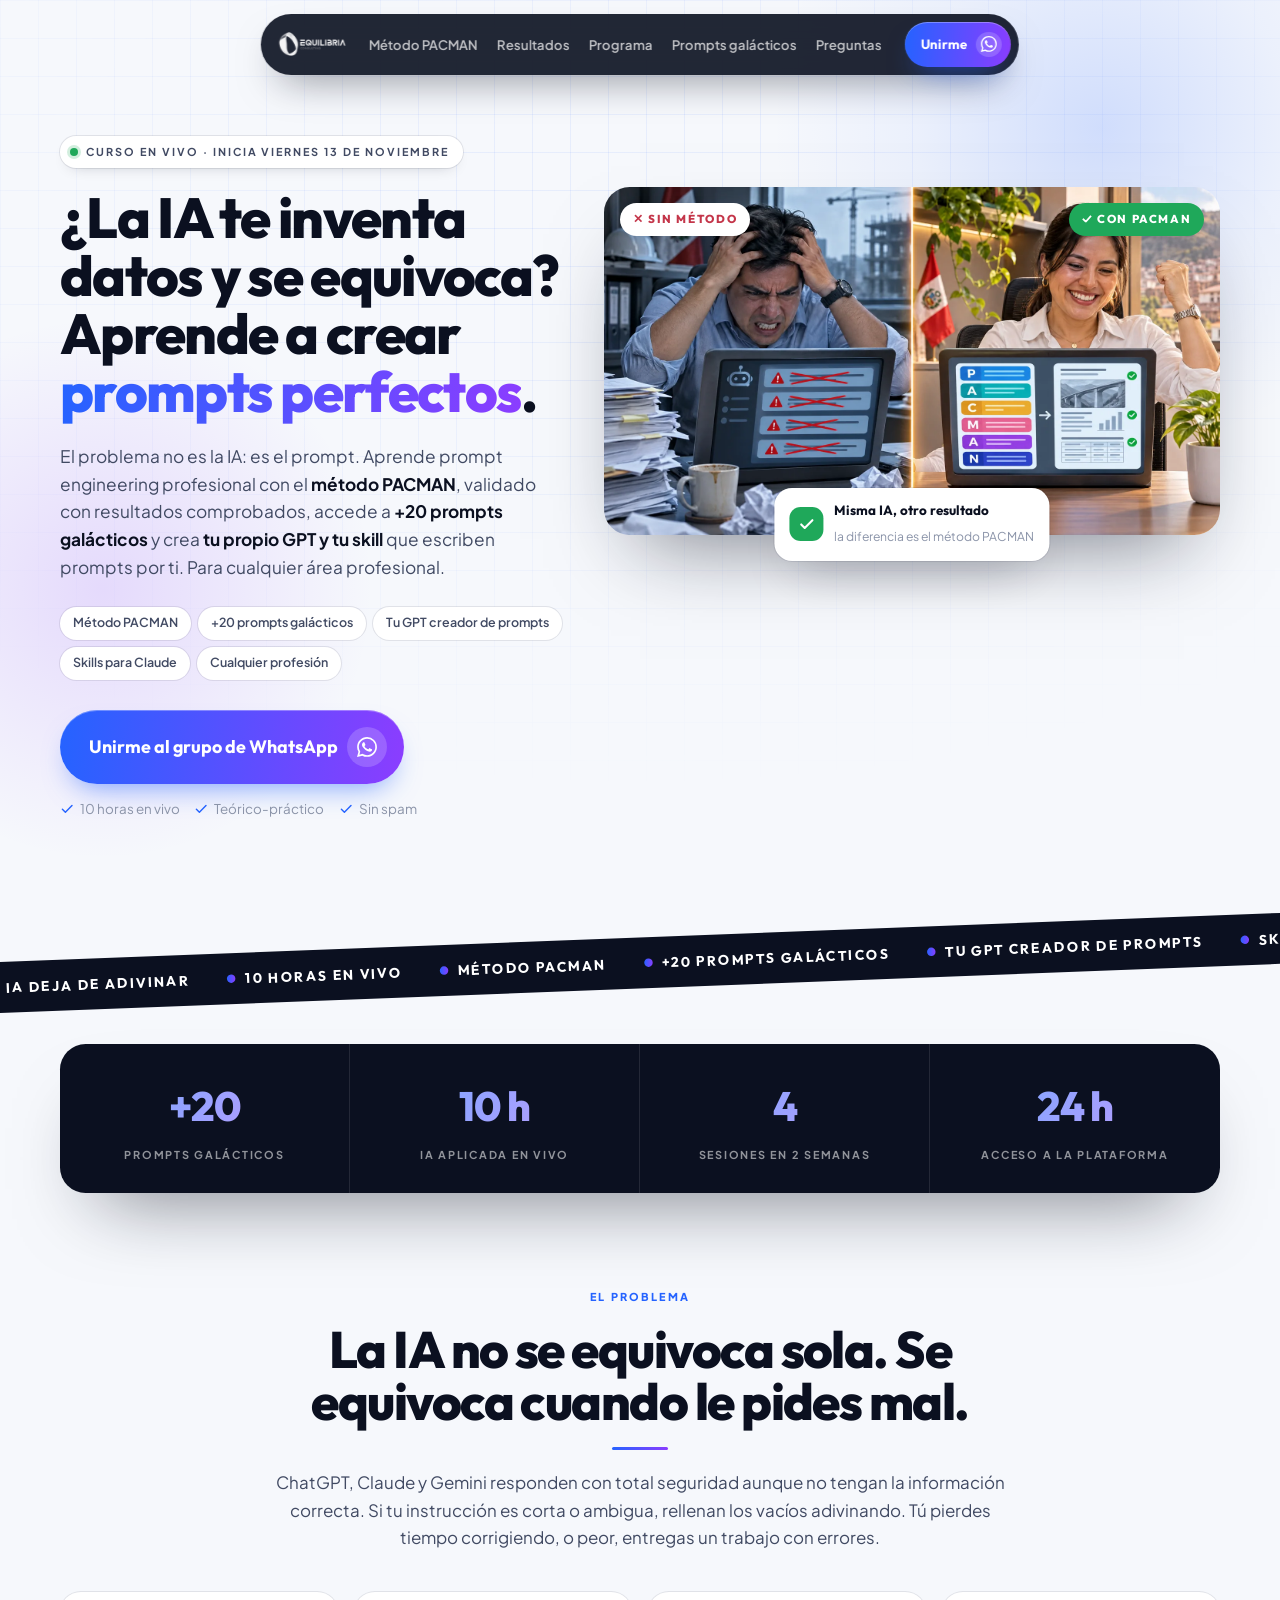
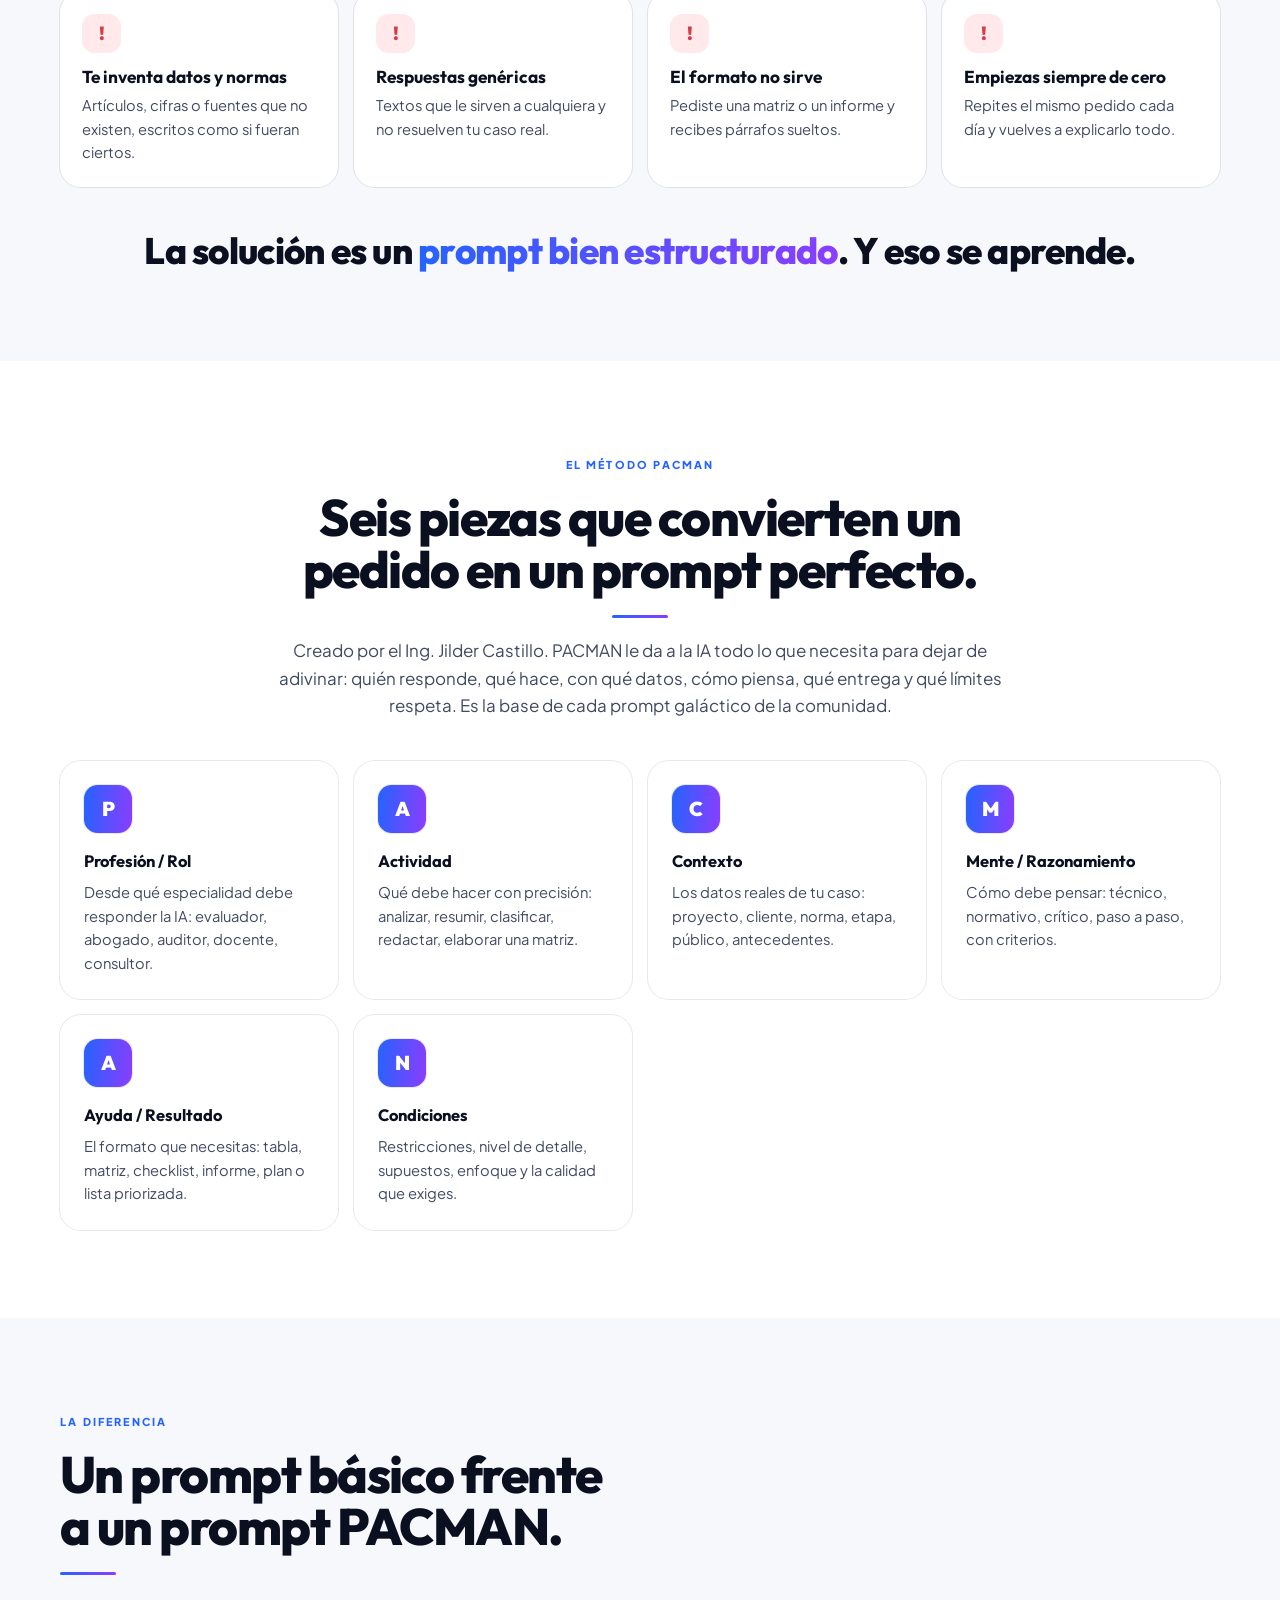
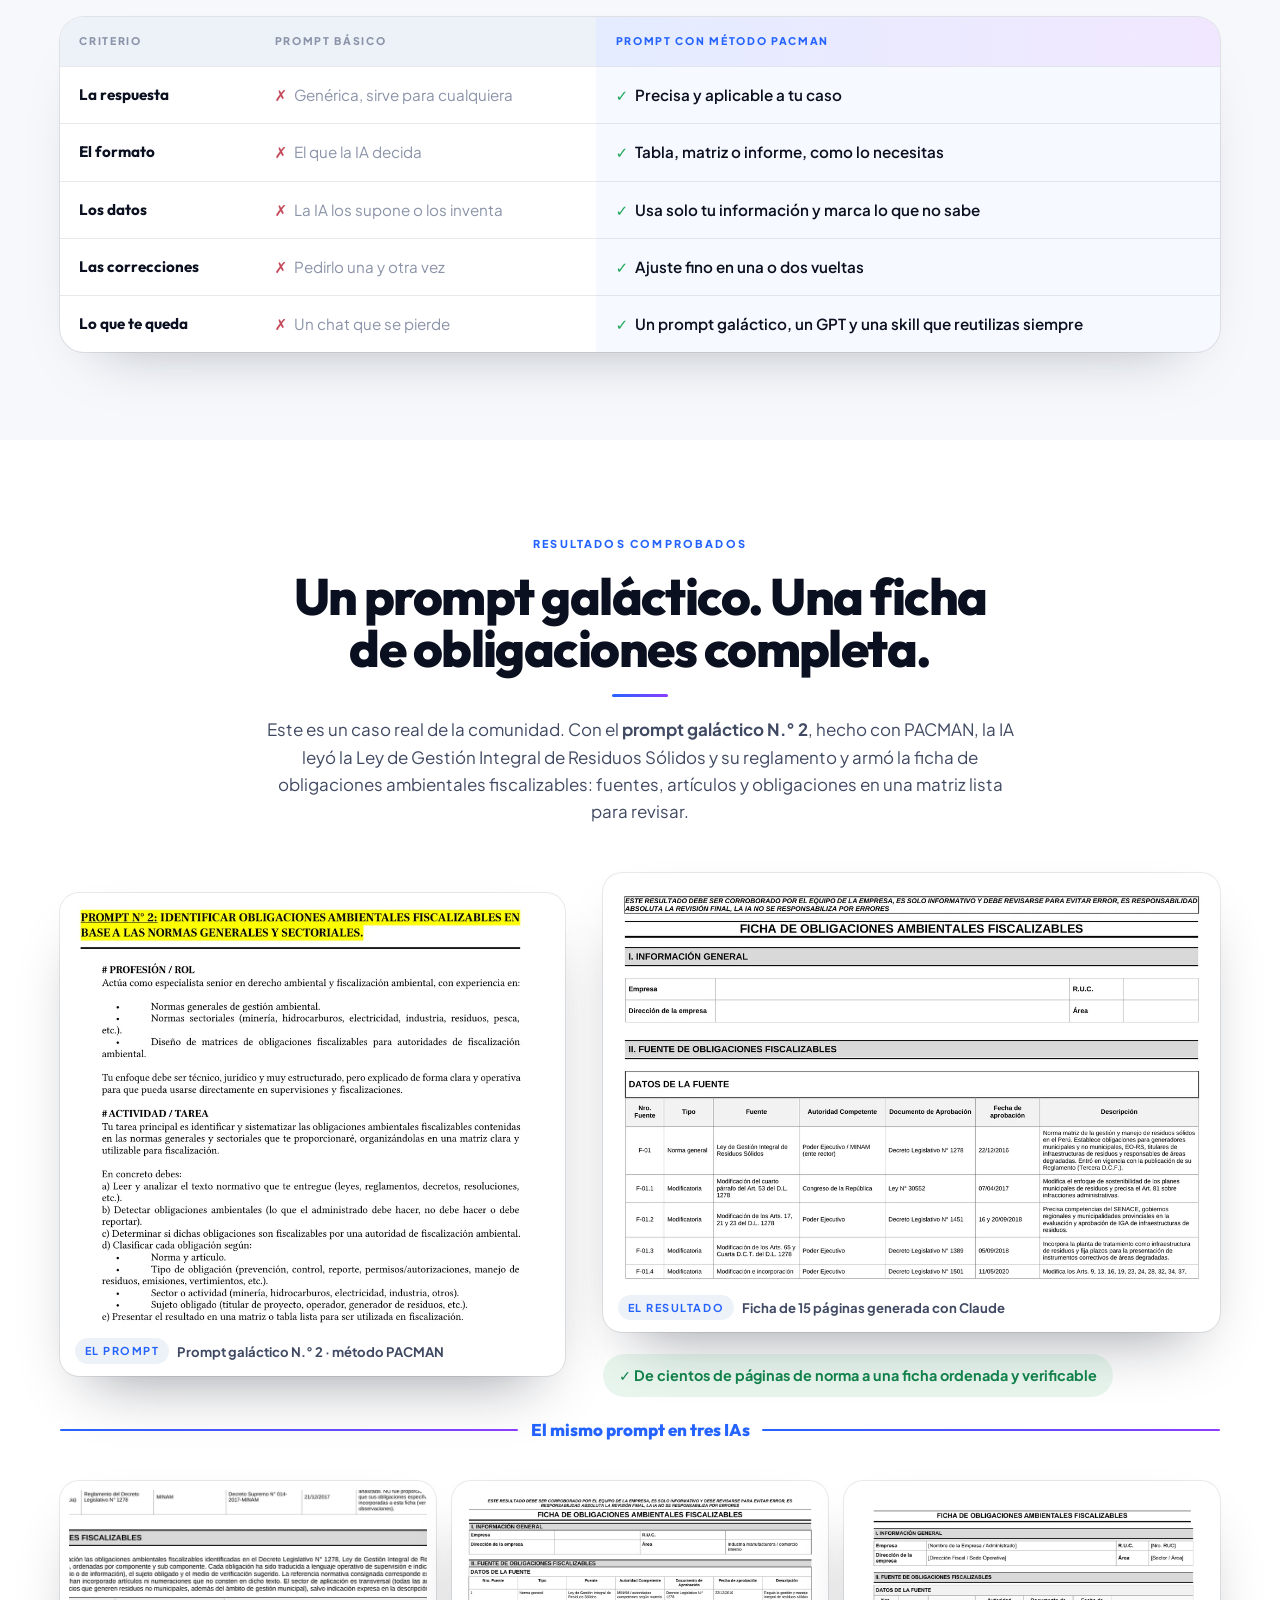
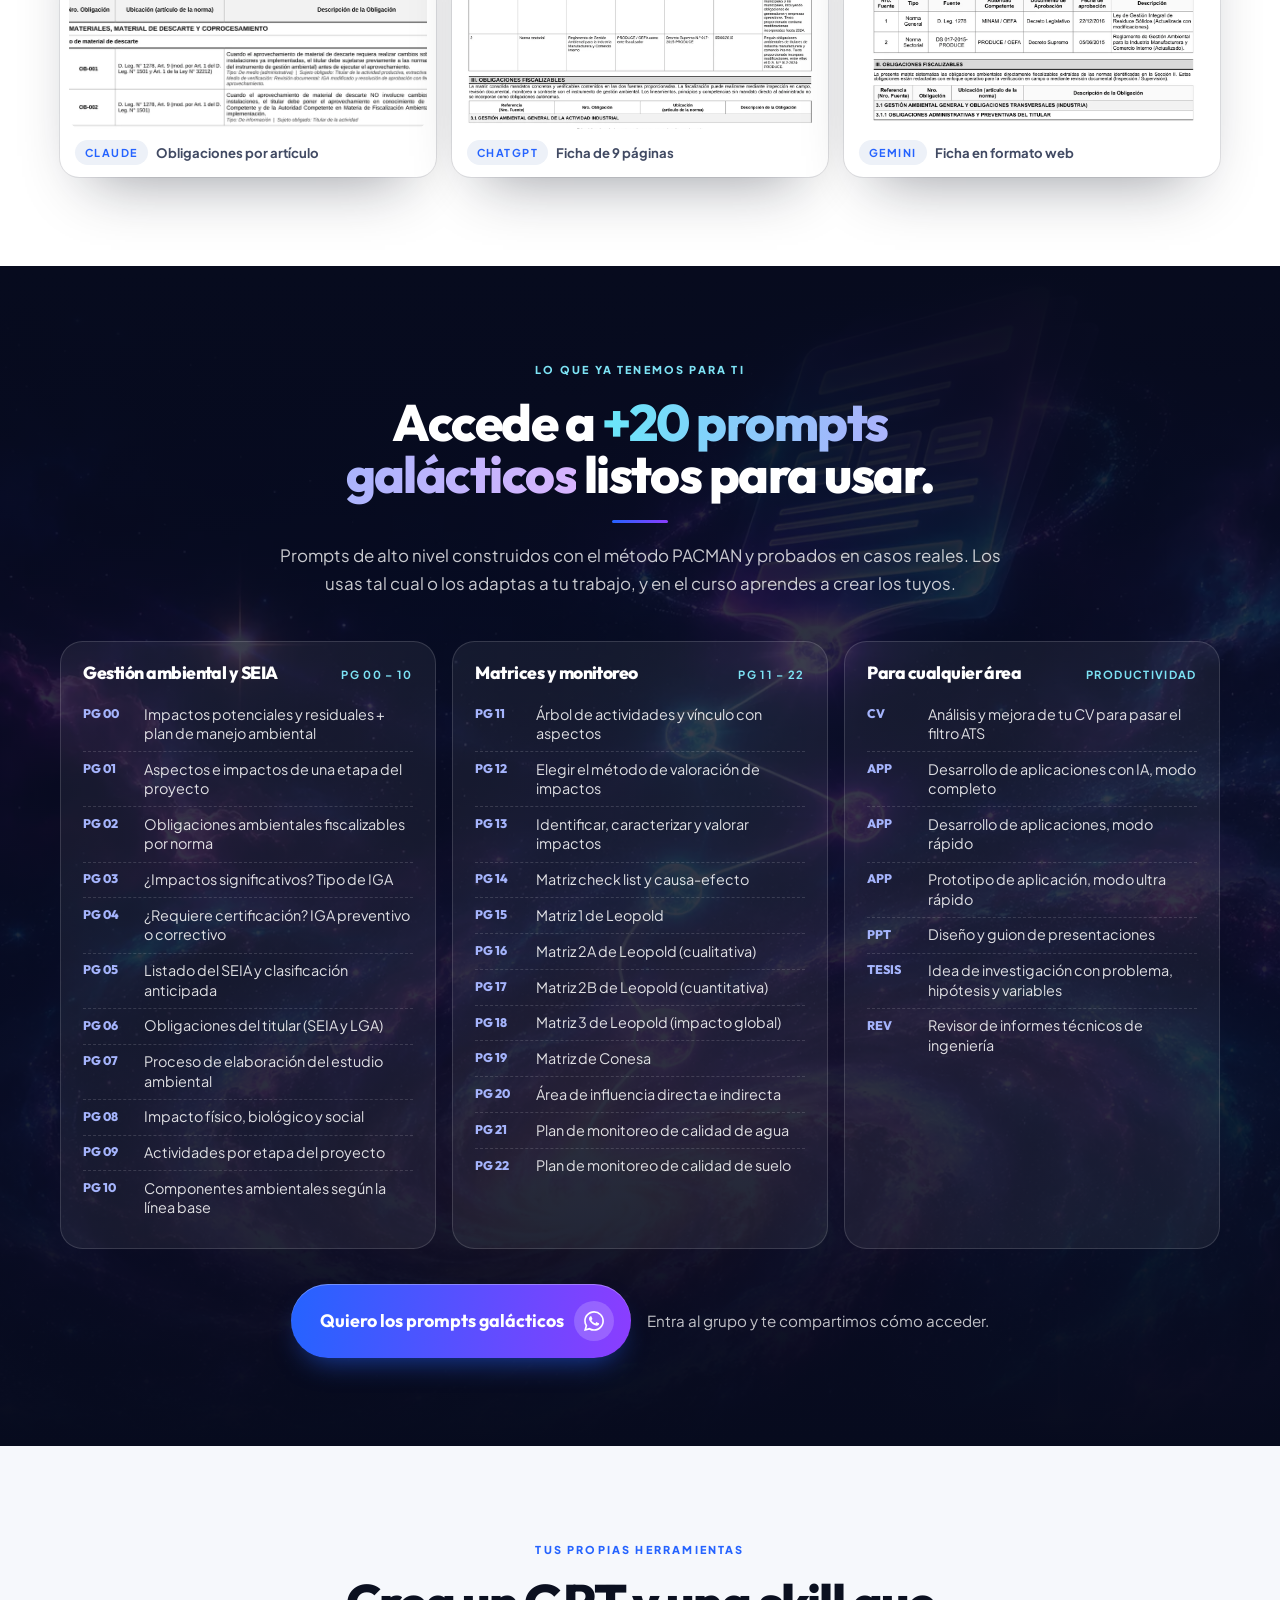
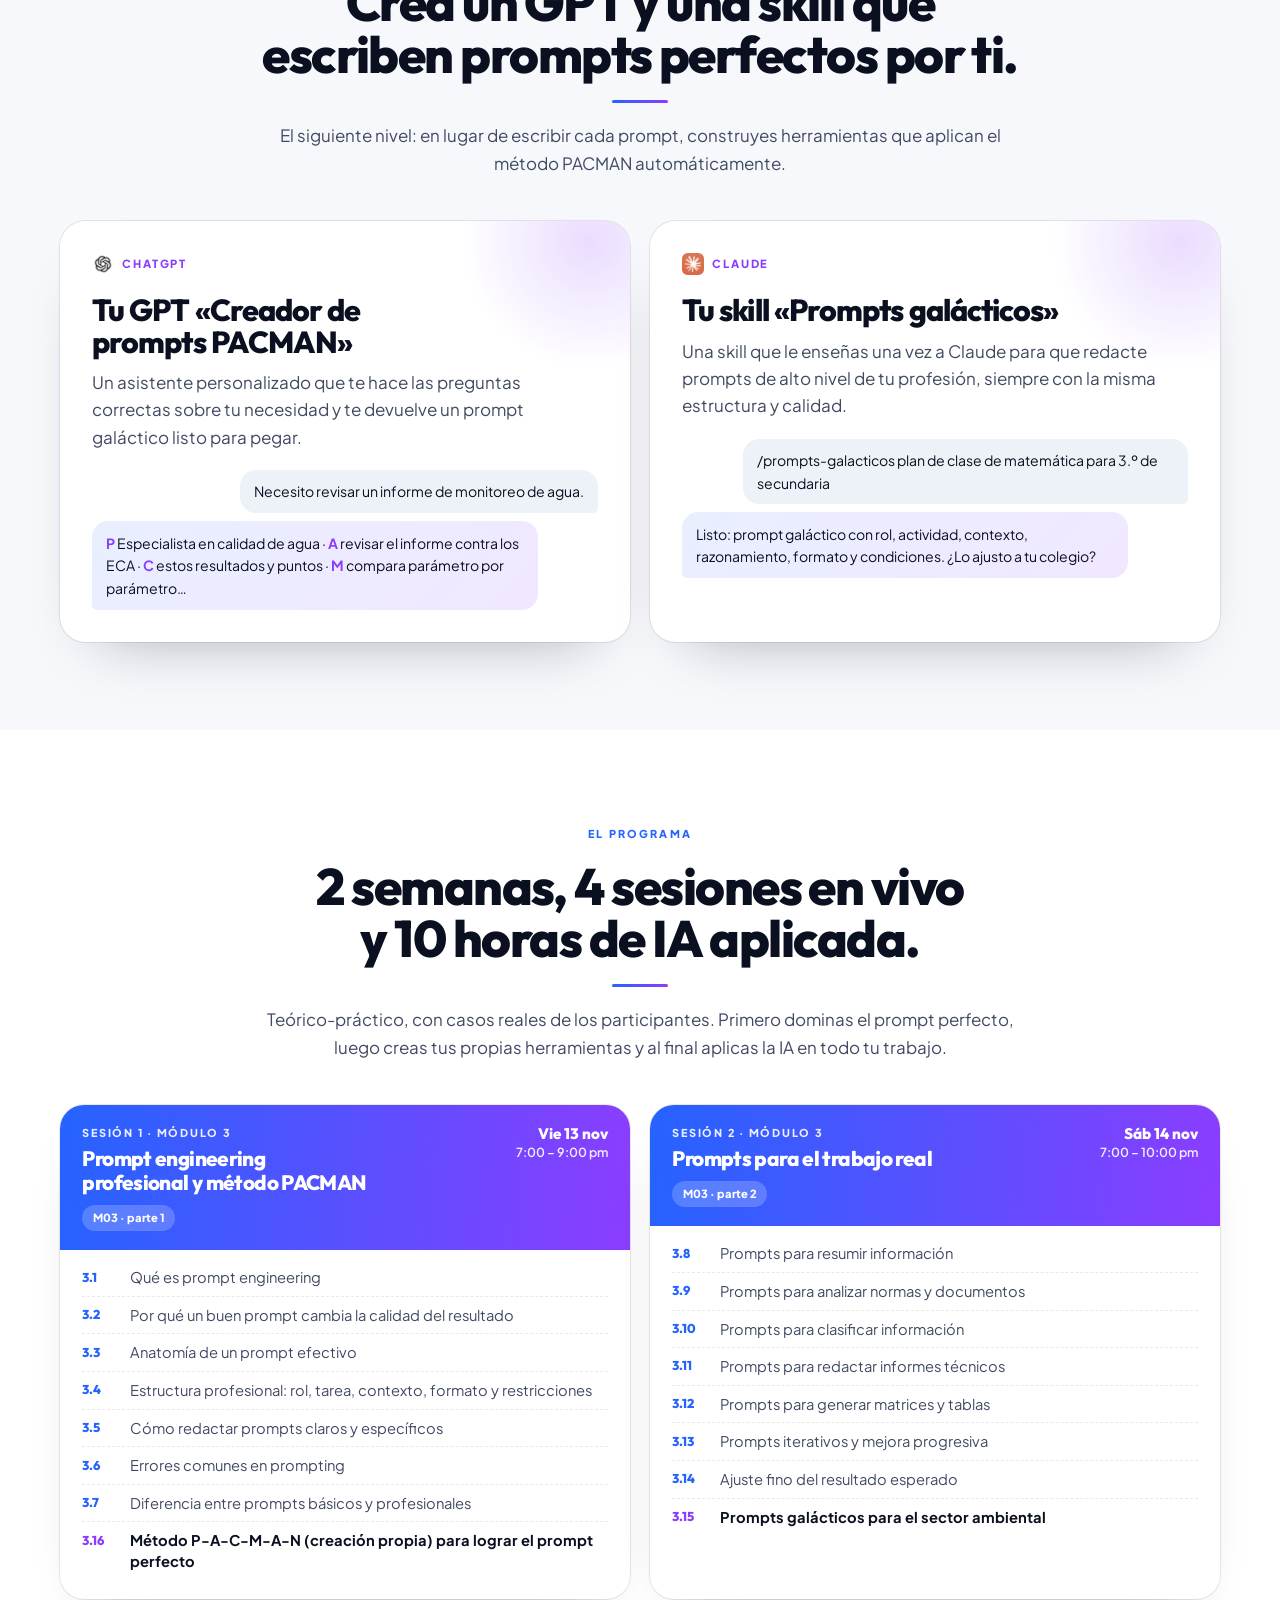
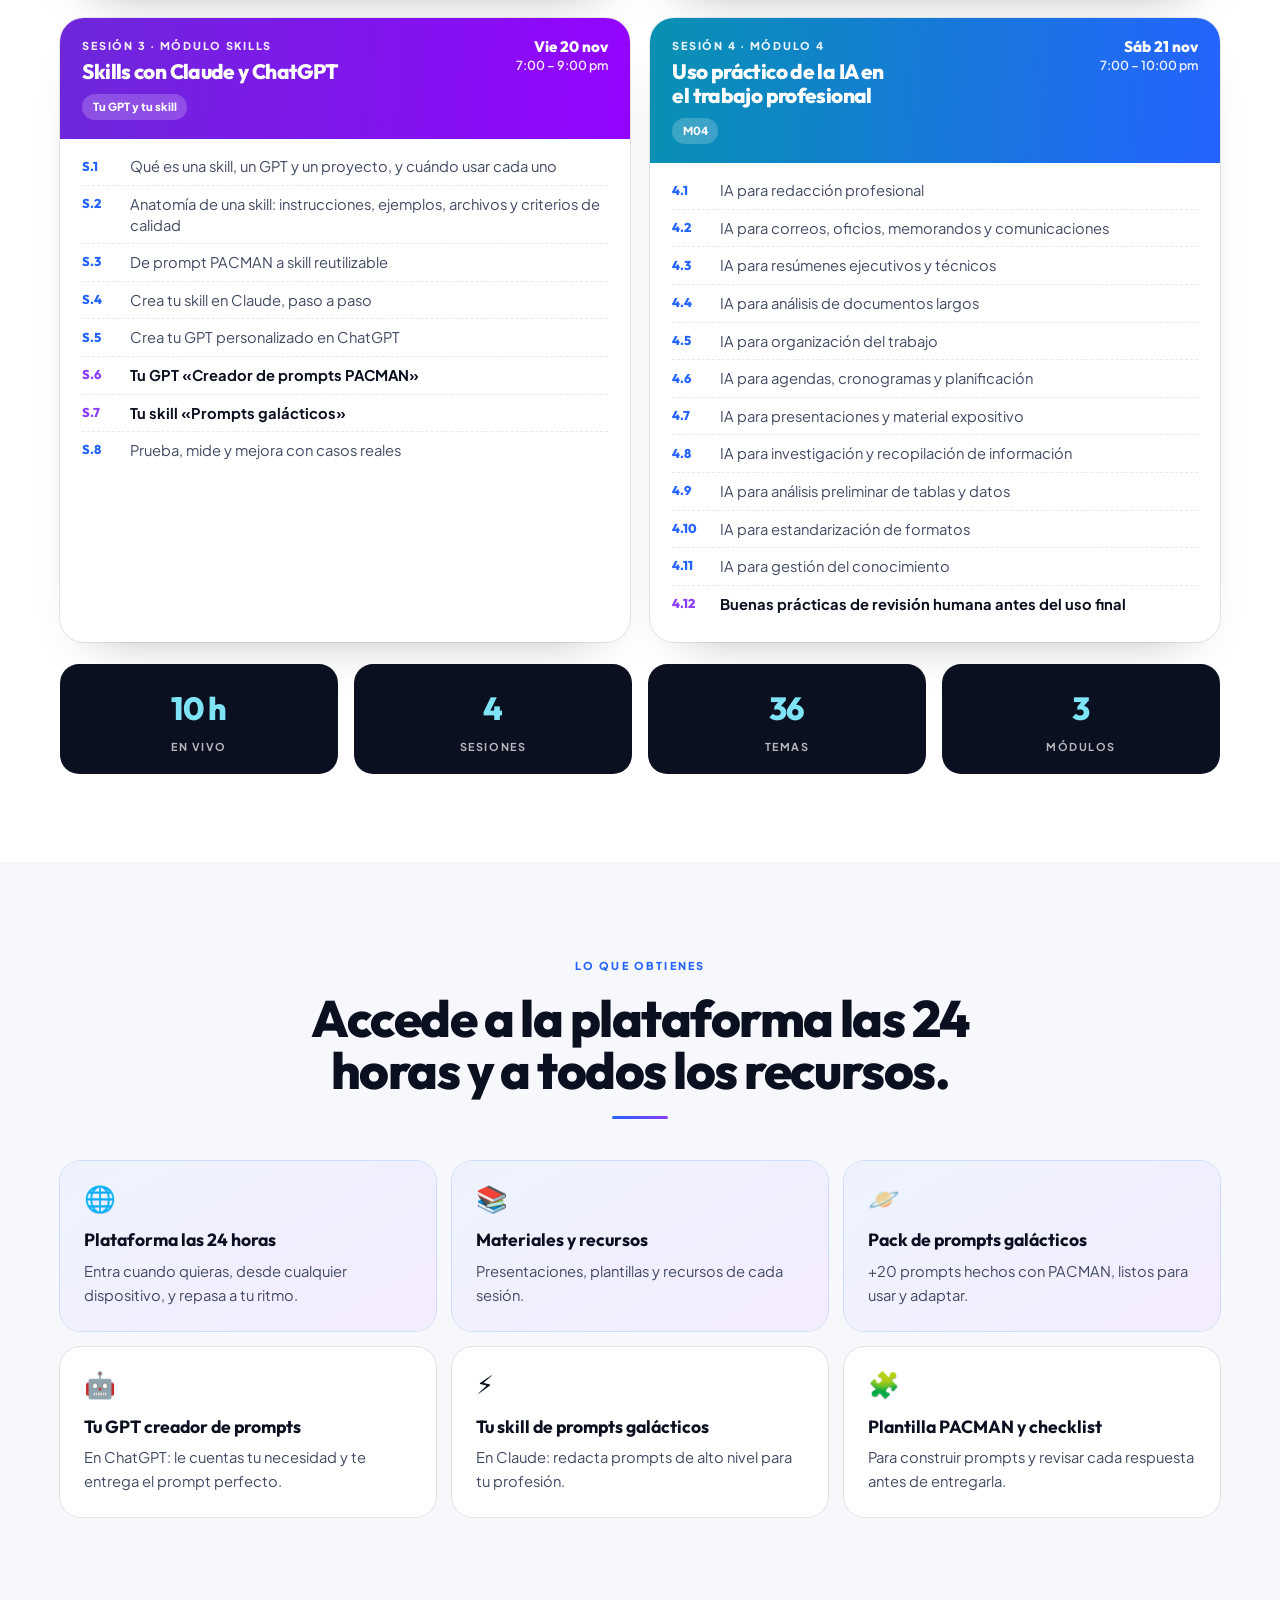
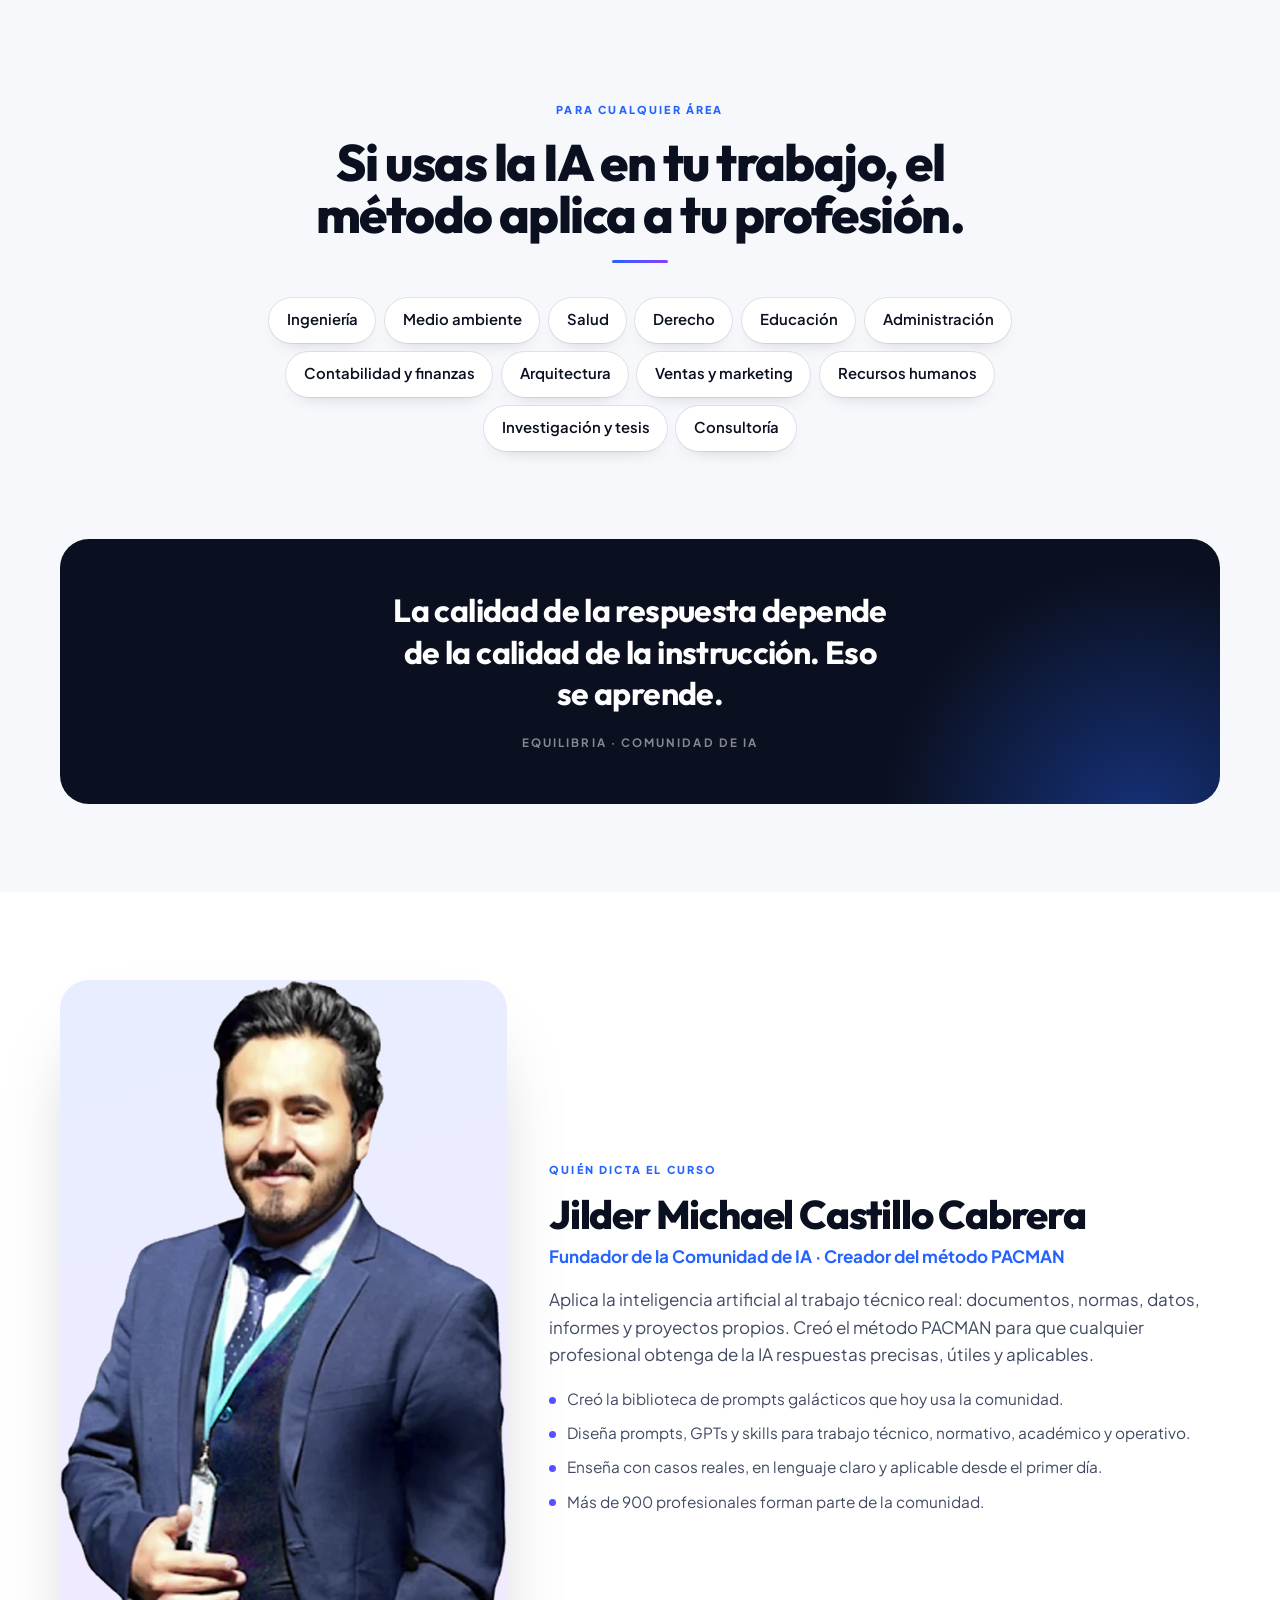
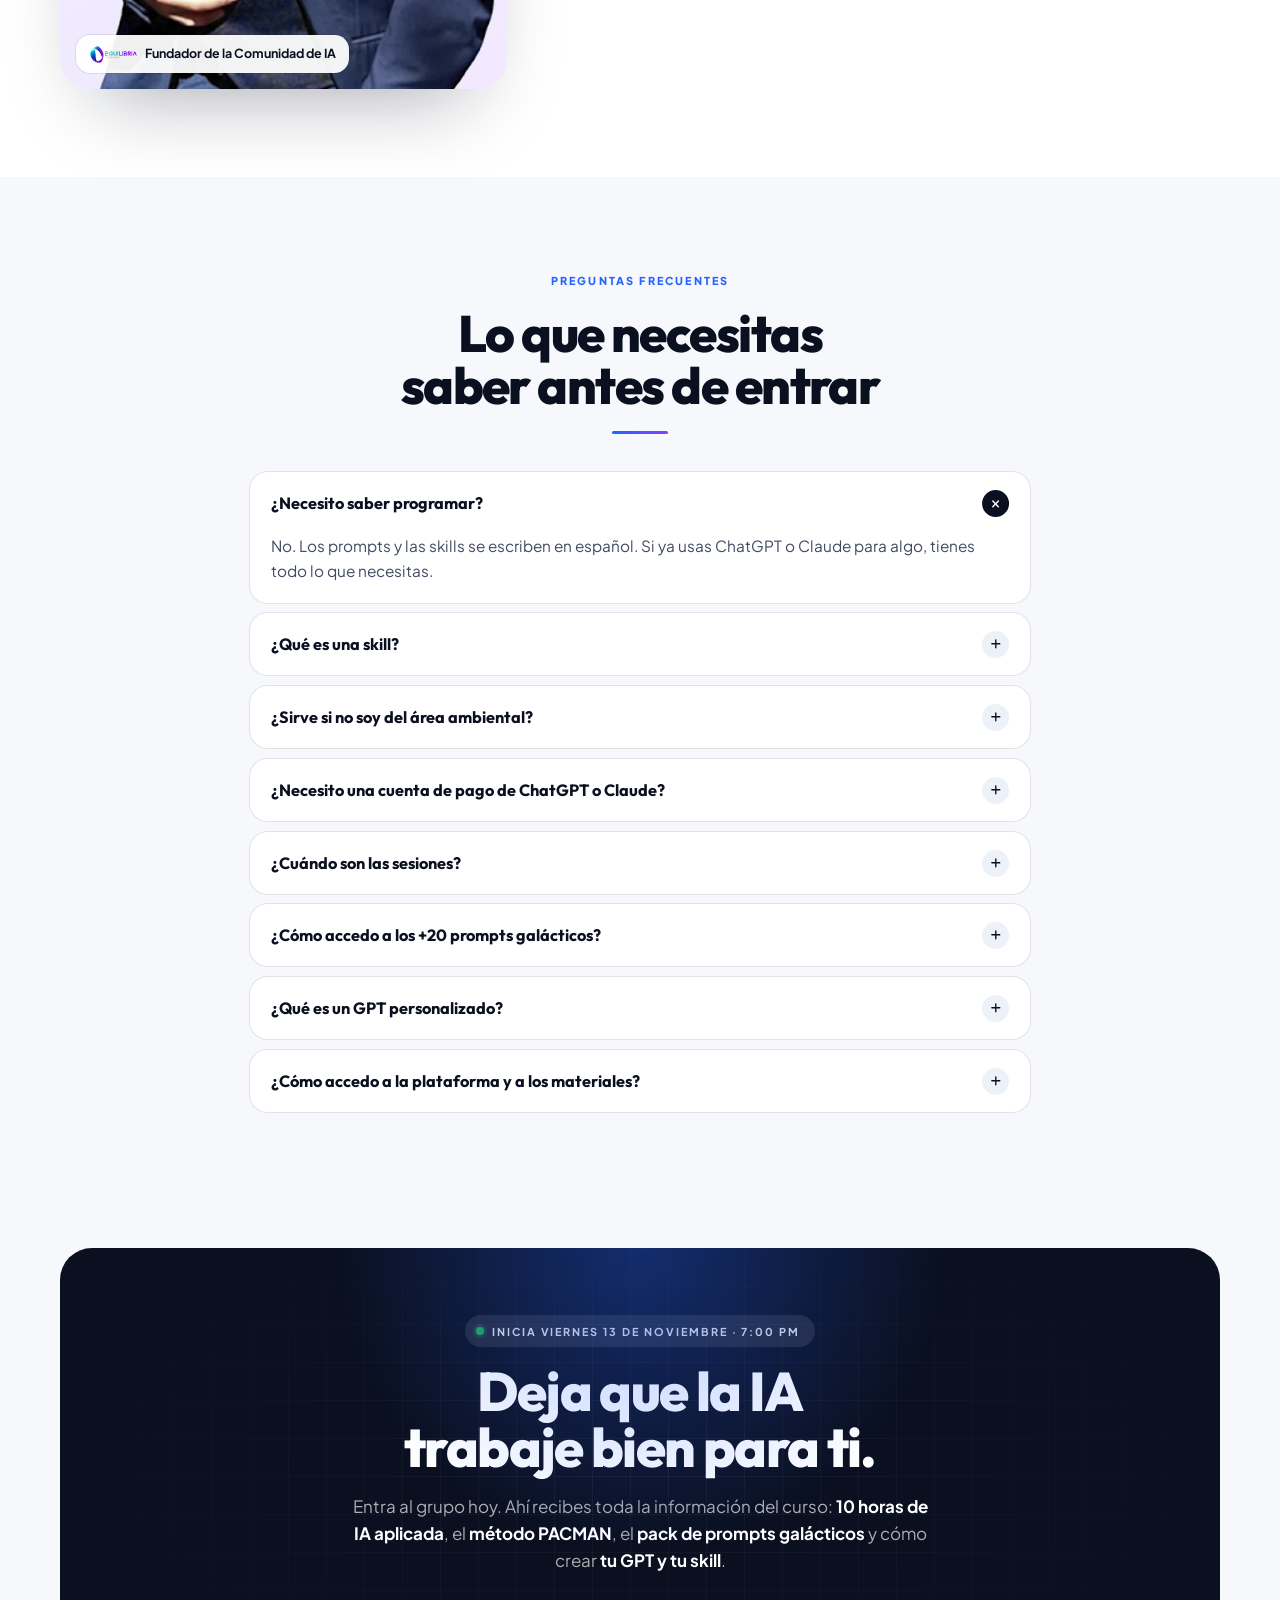
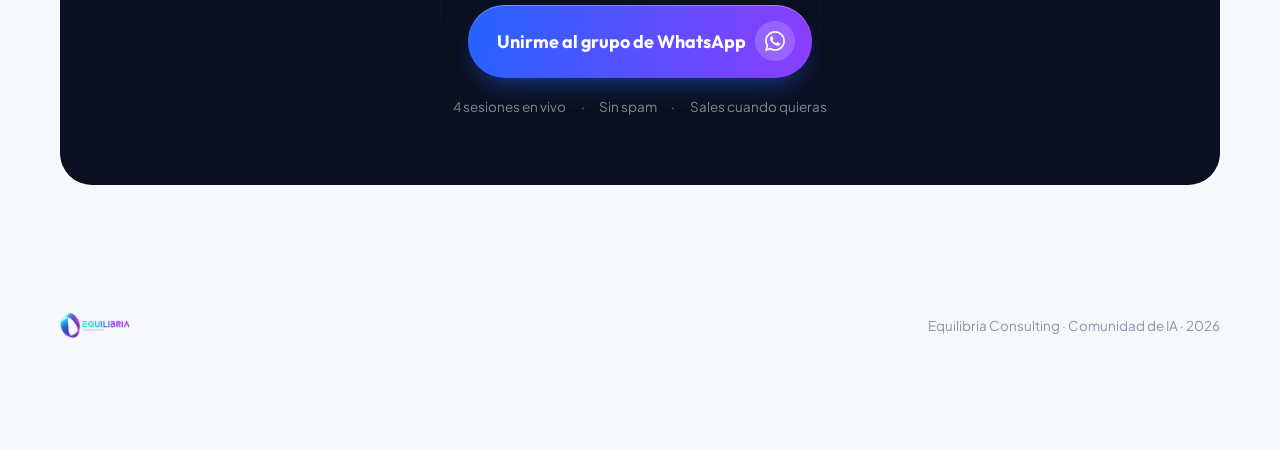
<file: prompts-y-skills/index.html>
<!DOCTYPE html>
<html lang="es-PE">
<head>
<meta charset="utf-8">
<meta name="viewport" content="width=device-width, initial-scale=1, viewport-fit=cover">
<script>document.documentElement.className+=" js"</script>
<title>Prompts perfectos con IA · Método PACMAN y +20 prompts galácticos | Comunidad Equilibria</title>
<meta name="description" content="¿La IA te inventa datos y se equivoca? Curso en vivo de 10 horas: crea prompts perfectos con el método PACMAN, accede a +20 prompts galácticos y crea tu GPT y tu skill que escriben prompts por ti.">
<meta name="theme-color" content="#F6F8FC">
<link rel="icon" type="image/png" sizes="32x32" href="../assets/favicon-32.png">
<link rel="apple-touch-icon" href="../assets/apple-touch-icon.png">
<meta property="og:type" content="website">
<meta property="og:title" content="¿La IA se equivoca? Aprende a crear prompts perfectos · Método PACMAN">
<meta property="og:description" content="Método PACMAN, +20 prompts galácticos y tu propio GPT y skill para crear prompts. Curso en vivo de 10 horas · inicia el viernes 13 de noviembre.">
<meta property="og:image" content="https://ia-equilibria.vercel.app/assets/og-prompts-y-skills.jpg">
<meta property="og:url" content="https://ia-equilibria.vercel.app/prompts-y-skills">
<meta property="og:locale" content="es_PE">
<meta name="twitter:card" content="summary_large_image">
<link rel="preconnect" href="https://fonts.googleapis.com">
<link rel="preconnect" href="https://fonts.gstatic.com" crossorigin>
<link href="https://fonts.googleapis.com/css2?family=Outfit:wght@400;500;600;700;800;900&family=Plus+Jakarta+Sans:wght@400;500;600;700&display=swap" rel="stylesheet">
<link rel="preload" as="image" href="../assets/hero-split.webp">

<!-- Meta Pixel -->
<script>
!function(f,b,e,v,n,t,s){if(f.fbq)return;n=f.fbq=function(){n.callMethod?
n.callMethod.apply(n,arguments):n.queue.push(arguments)};if(!f._fbq)f._fbq=n;
n.push=n;n.loaded=!0;n.version='2.0';n.queue=[];t=b.createElement(e);t.async=!0;
t.src=v;s=b.getElementsByTagName(e)[0];s.parentNode.insertBefore(t,s)}(window,
document,'script','https://connect.facebook.net/en_US/fbevents.js');
fbq('init','1441853580744350');
fbq('track','PageView');
</script>
<noscript><img height="1" width="1" style="display:none" alt=""
src="https://www.facebook.com/tr?id=1441853580744350&ev=PageView&noscript=1"></noscript>
<!-- /Meta Pixel -->

<style>
:root{
  --paper:#F6F8FC; --paper-2:#EDF1F8; --card:#FFFFFF;
  --ink:#0B1020; --ink-2:#414A63; --ink-3:#8A93A8;
  --acc:#2563FF; --acc-2:#8B3DFF; --acc-soft:rgba(37,99,255,.1);
  --wa:#1FA85A;
  --line:rgba(11,16,32,.09);
  --ease:cubic-bezier(.32,.72,0,1);
  --grad:linear-gradient(95deg,#2563FF,#8B3DFF);
}
*{box-sizing:border-box;margin:0;padding:0}
html{-webkit-text-size-adjust:100%;scroll-behavior:smooth;overflow-x:hidden}
body{font-family:"Plus Jakarta Sans",ui-sans-serif,system-ui,-apple-system,sans-serif;background:var(--paper);color:var(--ink);font-size:17px;line-height:1.6;-webkit-font-smoothing:antialiased;overflow-x:hidden}
img{max-width:100%;display:block}a{color:inherit}
h1,h2,h3{font-family:"Outfit",ui-sans-serif,system-ui,sans-serif;letter-spacing:-.03em;line-height:1.03;text-wrap:balance}
.wrap{width:min(1160px,100% - 2.5rem);margin-inline:auto}
.acc{background:var(--grad);-webkit-background-clip:text;background-clip:text;color:transparent}

/* ---- nav ---- */
.nav{position:fixed;top:14px;left:50%;transform:translateX(-50%);z-index:60;display:flex;align-items:center;gap:1.4rem;padding:.5rem .5rem .5rem 1.15rem;border-radius:999px;background:rgba(11,16,32,.9);backdrop-filter:blur(16px);-webkit-backdrop-filter:blur(16px);box-shadow:0 18px 40px -18px rgba(11,16,32,.6);width:max-content;max-width:calc(100% - 1.5rem)}
.nav img{height:24px;width:auto;filter:brightness(0) invert(1);opacity:.95}
.nav .lk{display:flex;gap:1.2rem;font-size:.82rem;font-weight:600;color:rgba(255,255,255,.72)}
.nav .lk a{text-decoration:none}
.nav .lk a:hover{color:#fff}
.btn{display:inline-flex;align-items:center;gap:.6rem;text-decoration:none;font-family:"Outfit",sans-serif;font-weight:700;font-size:.95rem;line-height:1;padding:.75rem .85rem .75rem 1.3rem;border-radius:999px;color:#fff;background:var(--grad);border:0;cursor:pointer;white-space:nowrap;box-shadow:0 1px 0 rgba(255,255,255,.3) inset,0 14px 28px -12px rgba(37,99,255,.6);transition:transform .5s var(--ease),box-shadow .5s var(--ease)}
.btn .ic{width:1.9rem;height:1.9rem;border-radius:999px;background:rgba(255,255,255,.18);display:grid;place-items:center;flex:none;transition:transform .5s var(--ease)}
.btn .ic svg{width:1rem;height:1rem;fill:#fff}
.btn:hover{transform:translateY(-2px);box-shadow:0 1px 0 rgba(255,255,255,.3) inset,0 22px 38px -14px rgba(37,99,255,.65)}
.btn:hover .ic{transform:translate(2px,-1px)}
.btn:active{transform:scale(.98)}
.btn:focus-visible{outline:3px solid var(--acc-2);outline-offset:3px}
.btn.xl{font-size:1.12rem;padding:1.05rem 1.05rem 1.05rem 1.8rem}
.btn.xl .ic{width:2.5rem;height:2.5rem}.btn.xl .ic svg{width:1.25rem;height:1.25rem}
.nav .btn{font-size:.84rem;padding:.6rem .6rem .6rem 1rem}
.nav .btn .ic{width:1.6rem;height:1.6rem}

/* ---- hero ---- */
.hero{position:relative;padding:8.5rem 0 4rem;overflow:hidden;isolation:isolate}
.blue{position:absolute;inset:0;z-index:-2;background-image:linear-gradient(rgba(37,99,255,.07) 1px,transparent 1px),linear-gradient(90deg,rgba(37,99,255,.07) 1px,transparent 1px);background-size:38px 38px;mask-image:radial-gradient(ellipse 80% 65% at 50% 25%,#000 20%,transparent 100%);-webkit-mask-image:radial-gradient(ellipse 80% 65% at 50% 25%,#000 20%,transparent 100%)}
.glow{position:absolute;z-index:-1;border-radius:50%;pointer-events:none}
.g1{width:52vw;height:52vw;max-width:720px;max-height:720px;right:-12vw;top:-16vw;background:radial-gradient(circle,rgba(37,99,255,.18),rgba(37,99,255,.05) 40%,transparent 70%)}
.g2{width:44vw;height:44vw;max-width:600px;max-height:600px;left:-14vw;top:24vw;background:radial-gradient(circle,rgba(139,61,255,.16),transparent 68%)}
.hgrid{display:grid;grid-template-columns:1.02fr .98fr;gap:2.5rem;align-items:center}
.pill{display:inline-flex;align-items:center;gap:.5rem;font-size:.68rem;font-weight:700;letter-spacing:.18em;text-transform:uppercase;padding:.45rem .9rem .45rem .65rem;border-radius:999px;background:#fff;color:var(--ink-2);box-shadow:0 0 0 1px var(--line),0 6px 16px -10px rgba(11,16,32,.3)}
.pill .dot{width:.5rem;height:.5rem;border-radius:50%;background:var(--wa);box-shadow:0 0 0 3px rgba(31,168,90,.2);animation:pulse 1.8s var(--ease) infinite}
@keyframes pulse{0%,100%{box-shadow:0 0 0 3px rgba(31,168,90,.22)}50%{box-shadow:0 0 0 7px rgba(31,168,90,0)}}
.hero h1{font-size:clamp(2.6rem,5.3vw,4.5rem);font-weight:800;margin-top:1.3rem}
.hero .sub{margin-top:1.4rem;font-size:clamp(1.05rem,1.35vw,1.22rem);color:var(--ink-2);max-width:50ch;text-wrap:pretty}
.hero .sub b{color:var(--ink);font-weight:700}
.tags{display:flex;flex-wrap:wrap;gap:.45rem;margin-top:1.6rem}
.tags span{font-size:.78rem;font-weight:600;padding:.4rem .8rem;border-radius:999px;background:#fff;color:var(--ink-2);box-shadow:0 0 0 1px var(--line)}
.cta-wrap{margin-top:1.9rem}
.micro{margin-top:.9rem;font-size:.84rem;color:var(--ink-3);display:flex;flex-wrap:wrap;gap:.3rem .9rem}
.micro span{display:inline-flex;align-items:center;gap:.35rem}
.micro svg{width:.9rem;height:.9rem;stroke:var(--acc);fill:none;stroke-width:2.4;stroke-linecap:round;stroke-linejoin:round}
.hshot{position:relative}
.hshot img{width:100%;height:auto;border-radius:1.6rem;animation:float 8s var(--ease) infinite alternate}
@keyframes float{from{transform:translateY(0)}to{transform:translateY(-14px)}}
.hbadge{position:absolute;left:-.5rem;bottom:1rem;background:#fff;border-radius:1.1rem;padding:.75rem .95rem;box-shadow:0 0 0 1px var(--line),0 24px 50px -24px rgba(11,16,32,.4);display:flex;align-items:center;gap:.7rem}
.hbadge i{width:2.1rem;height:2.1rem;border-radius:.7rem;background:var(--wa);display:grid;place-items:center;font-style:normal;flex:none}
.hbadge i svg{width:1.05rem;height:1.05rem;fill:none;stroke:#fff;stroke-width:3;stroke-linecap:round;stroke-linejoin:round}
.hbadge b{display:block;font-size:.84rem;font-family:"Outfit",sans-serif}
.hbadge span{font-size:.76rem;color:var(--ink-3)}

/* ---- cinta diagonal ---- */
.ribbon{background:var(--ink);transform:rotate(-2.2deg) scale(1.06);margin:3.5rem 0;padding:.85rem 0;overflow:hidden;box-shadow:0 22px 50px -26px rgba(11,16,32,.8)}
.ribbon .track{display:flex;gap:2.2rem;width:max-content;animation:slide 34s linear infinite}
.ribbon:hover .track{animation-play-state:paused}
@keyframes slide{to{transform:translateX(-50%)}}
.ribbon i{display:inline-flex;align-items:center;gap:.55rem;font-family:"Outfit",sans-serif;font-style:normal;font-weight:700;font-size:.82rem;letter-spacing:.14em;text-transform:uppercase;color:#fff;white-space:nowrap}
.ribbon i::before{content:"";width:.5rem;height:.5rem;border-radius:50%;background:var(--grad);flex:none}

/* ---- barra de datos ---- */
.stats{background:var(--ink);border-radius:1.6rem;display:grid;grid-template-columns:repeat(4,1fr);overflow:hidden;box-shadow:0 40px 80px -40px rgba(11,16,32,.6)}
.stats div{padding:1.9rem 1.2rem;text-align:center;border-right:1px solid rgba(255,255,255,.1)}
.stats div:last-child{border-right:0}
.stats b{display:block;font-family:"Outfit",sans-serif;font-size:clamp(1.8rem,3.2vw,2.6rem);font-weight:800;letter-spacing:-.03em;background:linear-gradient(120deg,#6FA8FF,#C79BFF);-webkit-background-clip:text;background-clip:text;color:transparent}
.stats span{display:block;margin-top:.35rem;font-size:.68rem;font-weight:700;letter-spacing:.16em;text-transform:uppercase;color:rgba(255,255,255,.55)}

/* ---- secciones ---- */
section{padding:5.5rem 0}
.eyebrow{display:inline-block;font-size:.68rem;font-weight:800;letter-spacing:.2em;text-transform:uppercase;color:var(--acc)}
.head{max-width:760px}
.head h2{font-size:clamp(2rem,4vw,3.2rem);font-weight:800;margin-top:.9rem}
.head p{margin-top:1.1rem;color:var(--ink-2);font-size:1.06rem;text-wrap:pretty}
.mid{text-align:center;margin-inline:auto}
.rule{width:56px;height:3px;border-radius:99px;background:var(--grad);margin:1.2rem 0}
.mid .rule{margin-inline:auto}

/* relato */
.story{max-width:720px;margin-inline:auto;text-align:center}
.story p{font-size:1.1rem;color:var(--ink-2);margin-top:1.2rem;text-wrap:pretty}
.story p.big{font-family:"Outfit",sans-serif;font-size:clamp(1.4rem,2.6vw,2rem);font-weight:700;color:var(--ink);letter-spacing:-.02em;line-height:1.25;margin-top:2rem}
.story .acc{font-weight:800}

/* filas numeradas */
.row{display:grid;grid-template-columns:1fr 1fr;gap:3rem;align-items:center;margin-top:3.5rem}
.row:nth-child(even) .txt{order:2}
.num{font-family:"Outfit",sans-serif;font-size:3.4rem;font-weight:900;line-height:1;letter-spacing:-.05em;background:var(--grad);-webkit-background-clip:text;background-clip:text;color:transparent}
.row h3{font-size:clamp(1.4rem,2.4vw,1.9rem);font-weight:800;margin-top:.7rem}
.row p{margin-top:.9rem;color:var(--ink-2)}
.row ul{list-style:none;margin-top:1.1rem;display:grid;gap:.5rem}
.row li{display:flex;gap:.6rem;font-size:.95rem;color:var(--ink-2)}
.row li svg{width:1.05rem;height:1.05rem;flex:none;margin-top:.32rem;stroke:var(--acc);fill:none;stroke-width:2.6;stroke-linecap:round;stroke-linejoin:round}
.frame{background:var(--paper-2);padding:.6rem;border-radius:1.8rem;box-shadow:0 0 0 1px var(--line)}
.frame img{border-radius:1.3rem;width:100%;height:auto}

/* chips */
.chips{display:flex;flex-wrap:wrap;gap:.6rem;justify-content:center;max-width:900px;margin:2.2rem auto 0}
.chips span{padding:.65rem 1.1rem;border-radius:999px;background:#fff;font-size:.93rem;font-weight:600;box-shadow:0 0 0 1px var(--line),0 8px 20px -14px rgba(11,16,32,.35);transition:transform .5s var(--ease),box-shadow .5s var(--ease)}
.chips span:hover{transform:translateY(-3px);box-shadow:0 0 0 1px var(--acc-soft),0 14px 26px -12px rgba(37,99,255,.4)}

/* tabla comparativa */
.vs{margin-top:2.6rem;background:#fff;border-radius:1.5rem;overflow:hidden;box-shadow:0 0 0 1px var(--line),0 30px 60px -40px rgba(11,16,32,.35)}
.vs table{width:100%;border-collapse:collapse;font-size:.95rem}
.vs th,.vs td{padding:1rem 1.2rem;text-align:left;border-bottom:1px solid var(--line)}
.vs thead th{font-size:.66rem;letter-spacing:.16em;text-transform:uppercase;font-weight:800;color:var(--ink-3);background:var(--paper-2)}
.vs thead th:last-child{background:linear-gradient(95deg,rgba(37,99,255,.12),rgba(139,61,255,.12));color:var(--acc)}
.vs td:first-child{font-weight:700;font-family:"Outfit",sans-serif}
.vs td.no{color:var(--ink-3)}
.vs td.yes{font-weight:600;background:rgba(37,99,255,.04)}
.vs tr:last-child td{border-bottom:0}
.vs .mk{font-weight:800;margin-right:.4rem}
.vs .mk.x{color:#C4495B}.vs .mk.v{color:var(--wa)}

/* rejilla resultados */
.grid4{display:grid;grid-template-columns:repeat(auto-fit,minmax(250px,1fr));gap:1rem;margin-top:2.6rem}
.grid4 div{background:#fff;border-radius:1.3rem;padding:1.5rem;box-shadow:0 0 0 1px var(--line)}
.grid4 .ico{width:2.6rem;height:2.6rem;border-radius:.85rem;background:var(--paper-2);display:grid;place-items:center;margin-bottom:.9rem}
.grid4 .ico svg{width:1.25rem;height:1.25rem;stroke:var(--acc);fill:none;stroke-width:1.7;stroke-linecap:round;stroke-linejoin:round}
.grid4 b{font-family:"Outfit",sans-serif;font-size:1.03rem}
.grid4 p{margin-top:.4rem;font-size:.92rem;color:var(--ink-2)}

/* cita */
.quote{background:var(--ink);border-radius:1.8rem;padding:3.2rem 2.2rem;text-align:center;position:relative;overflow:hidden}
.quote::after{content:"";position:absolute;width:520px;height:520px;right:-180px;bottom:-280px;border-radius:50%;background:radial-gradient(circle,rgba(37,99,255,.4),transparent 70%)}
.quote p{position:relative;font-family:"Outfit",sans-serif;font-size:clamp(1.3rem,2.6vw,2rem);font-weight:700;color:#fff;letter-spacing:-.02em;line-height:1.3;max-width:24ch;margin-inline:auto}
.quote span{position:relative;display:block;margin-top:1.2rem;font-size:.72rem;letter-spacing:.18em;text-transform:uppercase;color:rgba(255,255,255,.5);font-weight:700}

/* mentor */
.mentor{display:grid;grid-template-columns:.8fr 1.2fr;gap:2.6rem;align-items:center}
.photo{position:relative;border-radius:1.8rem;overflow:hidden;background:linear-gradient(160deg,#E7EEFF,#F3E9FF);box-shadow:0 40px 80px -40px rgba(11,16,32,.4)}
.photo img{display:block;width:100%;height:auto}
.photo .tag{position:absolute;left:1rem;bottom:1rem;background:rgba(255,255,255,.94);padding:.55rem .85rem;border-radius:.9rem;font-size:.78rem;font-weight:700;display:flex;gap:.5rem;align-items:center;box-shadow:0 0 0 1px var(--line)}
.photo .tag img{position:static;transform:none;height:17px;width:auto;aspect-ratio:640/230}
.mentor h2{font-size:clamp(1.8rem,3.2vw,2.5rem);font-weight:800;margin-top:.8rem}
.mentor .role{margin-top:.5rem;font-weight:700;color:var(--acc)}
.mentor p{margin-top:1rem;color:var(--ink-2)}
.mentor ul{list-style:none;margin-top:1.2rem;display:grid;gap:.6rem}
.mentor li{display:flex;gap:.7rem;color:var(--ink-2);font-size:.96rem}
.mentor li::before{content:"";width:.45rem;height:.45rem;border-radius:50%;background:var(--grad);flex:none;margin-top:.6rem}

/* faq */
.faq{max-width:780px;margin:2.4rem auto 0;display:grid;gap:.65rem}
.faq details{background:#fff;border-radius:1.1rem;box-shadow:0 0 0 1px var(--line);overflow:hidden}
.faq summary{cursor:pointer;list-style:none;display:flex;justify-content:space-between;gap:1rem;align-items:center;padding:1.1rem 1.3rem;font-family:"Outfit",sans-serif;font-weight:700;font-size:1.02rem}
.faq summary::-webkit-details-marker{display:none}
.faq summary i{width:1.7rem;height:1.7rem;border-radius:50%;background:var(--paper-2);display:grid;place-items:center;flex:none;transition:transform .5s var(--ease),background .5s var(--ease)}
.faq summary i svg{width:.85rem;height:.85rem;stroke:var(--ink);fill:none;stroke-width:2.4;stroke-linecap:round}
.faq details[open] summary i{transform:rotate(45deg);background:var(--ink)}
.faq details[open] summary i svg{stroke:#fff}
.faq .a{padding:0 1.3rem 1.2rem;color:var(--ink-2);font-size:.96rem}

/* cierre */
.final{padding:3rem 0 6rem}
.final .box{position:relative;overflow:hidden;border-radius:2rem;background:var(--ink);padding:4.2rem 1.5rem;text-align:center}
.final .box::before{content:"";position:absolute;inset:0;background-image:linear-gradient(rgba(255,255,255,.05) 1px,transparent 1px),linear-gradient(90deg,rgba(255,255,255,.05) 1px,transparent 1px);background-size:38px 38px;mask-image:radial-gradient(ellipse 70% 70% at 50% 40%,#000,transparent 75%);-webkit-mask-image:radial-gradient(ellipse 70% 70% at 50% 40%,#000,transparent 75%)}
.final .box::after{content:"";position:absolute;width:640px;height:640px;left:50%;top:-320px;transform:translateX(-50%);border-radius:50%;background:radial-gradient(circle,rgba(37,99,255,.35),transparent 68%)}
.final h2{position:relative;font-size:clamp(2rem,4.4vw,3.4rem);font-weight:800;color:#fff;max-width:17ch;margin:1rem auto 0}
.final p{position:relative;margin-top:1.1rem;color:rgba(255,255,255,.66);max-width:48ch;margin-inline:auto}
.final p b{color:#fff;font-weight:700}
.final .cta-wrap{position:relative;display:flex;flex-direction:column;align-items:center}
.final .pill{background:rgba(255,255,255,.1);color:rgba(255,255,255,.85);box-shadow:none}
.final .micro{color:rgba(255,255,255,.5);justify-content:center}
footer{padding:2rem 0 7rem;color:var(--ink-3);font-size:.84rem}
footer .r{display:flex;justify-content:space-between;gap:1rem;flex-wrap:wrap;align-items:center}
footer img{height:25px;width:auto;opacity:.85}
.sticky{position:fixed;left:0;right:0;bottom:0;z-index:50;padding:.7rem 1rem calc(.7rem + env(safe-area-inset-bottom));background:rgba(246,248,252,.9);backdrop-filter:blur(14px);-webkit-backdrop-filter:blur(14px);box-shadow:0 -1px 0 var(--line);transform:translateY(110%);transition:transform .6s var(--ease);display:none}
.sticky.show{transform:none}
.sticky .btn{width:100%;justify-content:space-between}

/* --- efectos de scroll --- */
.eq-progress{position:fixed;left:0;right:0;top:0;height:3px;z-index:70;pointer-events:none;background:transparent}
.eq-progress i{display:block;height:100%;width:100%;transform:scaleX(0);transform-origin:0 50%;background:var(--grad);will-change:transform}
.js .rv{opacity:0;transform:translateY(30px);transition:opacity .75s var(--ease),transform .75s var(--ease);will-change:opacity,transform}
.js .rv.in{opacity:1;transform:none}
.js .frame,.js .gal figure,.js .hshot{overflow:hidden}
.js .frame img,.js .gal figure img{transform:scale(1.06);transition:transform 1.1s var(--ease)}
.js .rv.in .frame img,.js .frame.in img,.js .gal figure.in img{transform:none}
@media (prefers-reduced-motion:reduce){.eq-progress{display:none}.js .frame img,.js .gal figure img{transform:none}}
.rv.d1{transition-delay:.08s}.rv.d2{transition-delay:.16s}.rv.d3{transition-delay:.24s}

@media (max-width:1000px){
  .hgrid{grid-template-columns:1fr;gap:2.5rem}
  .hshot{max-width:560px;margin-inline:auto;width:100%}
  .hshot img{animation:none}
  .row,.mentor{grid-template-columns:1fr;gap:1.8rem}
  .row:nth-child(even) .txt{order:0}
  .stats{grid-template-columns:repeat(2,1fr)}
  .stats div:nth-child(2){border-right:0}
  .stats div:nth-child(1),.stats div:nth-child(2){border-bottom:1px solid rgba(255,255,255,.1)}
  .photo{max-width:400px;margin-inline:auto}
  .nav .lk{display:none}
}
@media (max-width:640px){
  body{font-size:16px}
  .hero{padding-top:6.5rem}
  section{padding:3.8rem 0}
  .nav{top:10px}
  .btn.xl{width:100%;justify-content:space-between;font-size:1rem;padding:.95rem .8rem .95rem 1.3rem;white-space:normal;text-align:left;line-height:1.2}
  .sticky{display:block}
  .stats{grid-template-columns:1fr}
  .stats div{border-right:0;border-bottom:1px solid rgba(255,255,255,.1)}
  .stats div:last-child{border-bottom:0}
  .vs{overflow-x:auto}
  .vs table{min-width:520px}
  .quote{padding:2.4rem 1.3rem}
  .final .box{padding:3rem 1.1rem}
  footer{padding-bottom:8rem}
  footer .r{flex-direction:column;align-items:flex-start;gap:.5rem}
  .hbadge{left:0;bottom:-.5rem;padding:.6rem .8rem}
}
@media (prefers-reduced-motion:reduce){*{animation:none!important;transition:none!important}.js .rv{opacity:1;transform:none}.ribbon .track{flex-wrap:wrap;width:100%;justify-content:center}}
</style>
<style>
.clase-fecha{margin:1.1rem 0 .2rem;padding:.95rem 1.1rem;border-radius:16px;background:#fff;box-shadow:0 0 0 1px var(--line),0 10px 24px -16px rgba(18,16,28,.35);border-left:4px solid var(--wa)}
.clase-fecha .k{margin:0 0 .3rem;font-size:.72rem;font-weight:800;letter-spacing:.14em;text-transform:uppercase;color:var(--wa)}
.clase-fecha p{margin:0;font-size:.95rem;line-height:1.5;color:var(--ink-2)}
.clase-fecha b{color:var(--ink)}
.pac .ico.l,.grid4 .ico.n{font-family:"Outfit",sans-serif;font-weight:900;font-size:1.25rem;line-height:1;color:#fff;background:var(--grad);display:flex;align-items:center;justify-content:center}
.grid4 .ico.n{font-size:.95rem}
/* dolor */
.pains{display:grid;grid-template-columns:repeat(4,1fr);gap:1rem;margin-top:2.6rem}
.pains div{background:#fff;border-radius:1.3rem;padding:1.4rem;box-shadow:0 0 0 1px var(--line);position:relative}
.pains i{display:grid;place-items:center;width:2.4rem;height:2.4rem;border-radius:.8rem;background:#FFE9EA;color:#D63B4A;font:900 1.15rem "Outfit",sans-serif;font-style:normal}
.pains b{display:block;margin-top:.9rem;font-family:"Outfit",sans-serif;font-size:1.08rem;line-height:1.2}
.pains p{margin-top:.4rem;font-size:.92rem;color:var(--ink-2)}
.turn{margin-top:2.6rem;text-align:center;font-family:"Outfit",sans-serif;font-size:clamp(1.5rem,3vw,2.3rem);font-weight:800;letter-spacing:-.02em;line-height:1.2}
/* pruebas */
.proof-grid{display:grid;grid-template-columns:.9fr 1.1fr;gap:2.4rem;align-items:center;margin-top:3rem}
.paper{background:#fff;border-radius:1.2rem;padding:.55rem;box-shadow:0 0 0 1px var(--line),0 30px 60px -30px rgba(11,16,32,.45)}
.paper img{border-radius:.8rem;width:100%;height:auto}
.paper figcaption{display:flex;align-items:center;gap:.5rem;padding:.7rem .4rem .2rem;font-size:.82rem;font-weight:700;color:var(--ink-2)}
.paper figcaption em{font-style:normal;white-space:nowrap;flex:none;font-size:.68rem;letter-spacing:.14em;text-transform:uppercase;padding:.25rem .6rem;border-radius:99px;background:var(--paper-2);color:var(--acc)}
.arrow{display:flex;align-items:center;gap:.8rem;margin:1.2rem 0;font-family:"Outfit",sans-serif;font-weight:800;color:var(--acc)}
.arrow:before,.arrow:after{content:"";flex:1;height:2px;background:var(--grad);border-radius:2px}
.trio{display:grid;grid-template-columns:repeat(3,1fr);gap:1rem;margin-top:2.4rem}
.trio .paper img{aspect-ratio:3/2;object-fit:cover;object-position:top}
.stamp{display:inline-flex;align-items:center;gap:.5rem;margin-top:1.4rem;padding:.6rem 1rem;border-radius:99px;background:rgba(31,168,90,.1);color:#11804A;font-weight:700;font-size:.9rem}
/* galaxia */
.galaxy{position:relative;color:#fff;background:#070B1E;overflow:hidden;isolation:isolate}
.galaxy:before{content:"";position:absolute;inset:0;z-index:-2;background:url(../assets/galaxia.webp) center 65%/cover;opacity:.55}
.galaxy:after{content:"";position:absolute;inset:0;z-index:-1;background:linear-gradient(180deg,#070B1E 0%,rgba(7,11,30,.7) 30%,rgba(7,11,30,.82) 70%,#070B1E 100%)}
.galaxy .eyebrow{color:#7DE3F5}
.galaxy .head h2{color:#fff}
.galaxy .head p{color:rgba(255,255,255,.78)}
.galaxy .acc{background:linear-gradient(100deg,#67E8F9,#A5B4FC 50%,#D8B4FE);-webkit-background-clip:text;background-clip:text;color:transparent}
.lib{display:grid;grid-template-columns:repeat(3,1fr);gap:1rem;margin-top:2.8rem}
.lib .col{background:rgba(255,255,255,.06);border:1px solid rgba(255,255,255,.14);border-radius:1.4rem;padding:1.4rem;backdrop-filter:blur(8px);-webkit-backdrop-filter:blur(8px)}
.lib h3{font-size:1.1rem;font-weight:800;display:flex;justify-content:space-between;align-items:baseline;gap:.5rem}
.lib h3 span{font-size:.7rem;font-family:"Plus Jakarta Sans",sans-serif;font-weight:700;letter-spacing:.12em;text-transform:uppercase;color:#7DE3F5;white-space:nowrap}
.lib ol{list-style:none;margin-top:.9rem}
.lib li{display:flex;gap:.7rem;padding:.48rem 0;border-bottom:1px dashed rgba(255,255,255,.14);font-size:.9rem;line-height:1.35;color:rgba(255,255,255,.86)}
.lib li:last-child{border:0}
.lib li em{font-style:normal;font-family:"Outfit",sans-serif;font-weight:800;font-size:.78rem;color:#A5B4FC;min-width:3.1rem;padding-top:.08rem}
.libcta{margin-top:2.2rem;display:flex;flex-wrap:wrap;gap:1rem;align-items:center;justify-content:center;text-align:center}
.libcta p{color:rgba(255,255,255,.75);font-size:.95rem}
/* herramientas */
.tools{display:grid;grid-template-columns:1fr 1fr;gap:1.2rem;margin-top:2.8rem}
.tool{border-radius:1.6rem;padding:2rem;background:#fff;box-shadow:0 0 0 1px var(--line),0 30px 60px -40px rgba(11,16,32,.4);position:relative;overflow:hidden}
.tool:after{content:"";position:absolute;width:260px;height:260px;right:-90px;top:-110px;border-radius:50%;background:radial-gradient(circle,rgba(139,61,255,.18),transparent 70%)}
.tool .k{display:inline-flex;align-items:center;gap:.5rem;font-size:.7rem;font-weight:800;letter-spacing:.16em;text-transform:uppercase;color:var(--acc-2)}
.tool .k img{width:1.4rem;height:1.4rem;border-radius:.35rem}
.tool h3{font-size:clamp(1.4rem,2.4vw,1.9rem);font-weight:800;margin-top:.8rem}
.tool p{margin-top:.7rem;color:var(--ink-2)}
.tool .chat{margin-top:1.2rem;display:grid;gap:.5rem;font-size:.88rem}
.tool .chat span{padding:.65rem .9rem;border-radius:1rem;max-width:88%}
.tool .chat .u{background:var(--paper-2);justify-self:end;border-bottom-right-radius:.3rem}
.tool .chat .a{background:linear-gradient(135deg,rgba(37,99,255,.1),rgba(139,61,255,.12));border-bottom-left-radius:.3rem}
.tool .chat .a b{color:var(--acc-2)}
/* hero split */
@media (min-width:1001px){.hgrid{grid-template-columns:.9fr 1.1fr;align-items:start}}
.hero h1{font-size:clamp(2.4rem,4.4vw,3.9rem)}
.hshot{margin-top:3.2rem}
.hshot .hbadge{left:50%;bottom:-1.6rem;transform:translateX(-50%);white-space:nowrap}
@media (max-width:1000px){.hshot{margin-top:0}}
.js .hshot{overflow:visible!important}
@media (max-width:640px){.hshot .hbadge{display:none}.hshot .vs-tag{font-size:.62rem;top:.6rem;padding:.35rem .6rem}.hshot .vs-tag.no{left:.6rem}.hshot .vs-tag.si{right:.6rem}}
.hshot .vs-tag{position:absolute;top:1rem;z-index:2;font-family:"Outfit",sans-serif;font-weight:800;font-size:.72rem;letter-spacing:.14em;text-transform:uppercase;padding:.45rem .8rem;border-radius:99px;box-shadow:0 10px 24px -12px rgba(11,16,32,.5)}
.hshot .vs-tag.no{left:1rem;background:#fff;color:#C4364A}
.hshot .vs-tag.si{right:1rem;background:var(--wa);color:#fff}
.hshot img{animation:none;box-shadow:0 40px 80px -36px rgba(11,16,32,.55)}
/* programa */
.prog{display:grid;grid-template-columns:1fr 1fr;gap:1.2rem;margin-top:2.8rem}
.ses{background:#fff;border-radius:1.5rem;box-shadow:0 0 0 1px var(--line),0 24px 50px -36px rgba(11,16,32,.4);overflow:hidden}
.ses .top{padding:1.2rem 1.4rem;color:#fff;background:var(--grad);display:flex;justify-content:space-between;gap:1rem;align-items:flex-start}
.ses.s3 .top{background:linear-gradient(95deg,#6D28D9,#9304FF)}
.ses.s4 .top{background:linear-gradient(95deg,#0891B2,#2563FF)}
.ses .top small{display:block;font-size:.68rem;font-weight:800;letter-spacing:.16em;text-transform:uppercase;opacity:.9}
.ses .top h3{font-size:1.3rem;font-weight:800;margin-top:.35rem;line-height:1.15}
.ses .when{text-align:right;font-family:"Outfit",sans-serif;font-weight:800;font-size:.95rem;line-height:1.3;white-space:nowrap}
.ses .when span{display:block;font-family:"Plus Jakarta Sans",sans-serif;font-weight:600;font-size:.78rem;opacity:.9}
.ses .mod{display:inline-block;margin-top:.6rem;font-size:.7rem;font-weight:800;padding:.25rem .65rem;border-radius:99px;background:rgba(255,255,255,.2)}
.ses ol{list-style:none;padding:.6rem 1.4rem 1.2rem}
.ses li{display:flex;gap:.7rem;padding:.5rem 0;border-bottom:1px dashed var(--line);font-size:.92rem;line-height:1.4;color:var(--ink-2)}
.ses li:last-child{border:0}
.ses li em{font-style:normal;font-family:"Outfit",sans-serif;font-weight:800;font-size:.8rem;color:var(--acc);min-width:2.3rem;padding-top:.08rem}
.ses li.hl{color:var(--ink);font-weight:700}.ses li.hl em{color:var(--acc-2)}
.totals{margin-top:1.4rem;display:grid;grid-template-columns:repeat(4,1fr);gap:1rem}
.totals div{background:var(--ink);border-radius:1.2rem;padding:1.2rem;text-align:center}
.totals b{display:block;font-family:"Outfit",sans-serif;font-size:2rem;font-weight:800;color:#7DE3F5;letter-spacing:-.02em}
.totals span{display:block;margin-top:.2rem;font-size:.68rem;font-weight:700;letter-spacing:.14em;text-transform:uppercase;color:rgba(255,255,255,.7)}
.perks{display:grid;grid-template-columns:repeat(3,1fr);gap:1rem;margin-top:2.6rem}
.perks div{background:#fff;border-radius:1.3rem;padding:1.5rem;box-shadow:0 0 0 1px var(--line)}
.perks div.big{background:linear-gradient(150deg,#EEF3FF,#F4ECFF);box-shadow:0 0 0 1px rgba(37,99,255,.18)}
.perks .e{font-size:1.6rem;line-height:1}
.perks b{display:block;margin-top:.7rem;font-family:"Outfit",sans-serif;font-size:1.1rem}
.perks p{margin-top:.35rem;font-size:.92rem;color:var(--ink-2)}
@media (max-width:1000px){.prog,.perks{grid-template-columns:1fr}.totals{grid-template-columns:1fr 1fr}}
@media (max-width:640px){.hgrid>.hshot{order:-1}.hero{padding-top:5.6rem}.ses .top{flex-direction:column}.ses .when{text-align:left}}
@media (max-width:1000px){.pains{grid-template-columns:1fr 1fr}.proof-grid,.tools,.lib{grid-template-columns:1fr}.trio{grid-template-columns:1fr}}
@media (max-width:640px){.pains{grid-template-columns:1fr}.tool{padding:1.5rem}}
</style>
</head>
<body data-landing="crea-con-ia">

<svg width="0" height="0" style="position:absolute" aria-hidden="true"><defs>
<symbol id="wa" viewBox="0 0 24 24"><path d="M17.47 14.38c-.3-.15-1.76-.87-2.03-.97-.27-.1-.47-.15-.67.15-.2.3-.77.97-.94 1.17-.17.2-.35.22-.64.07-.3-.15-1.26-.46-2.4-1.48-.89-.79-1.48-1.77-1.66-2.07-.17-.3-.02-.46.13-.61.13-.13.3-.35.45-.52.15-.17.2-.3.3-.5.1-.2.05-.37-.03-.52-.07-.15-.67-1.61-.91-2.21-.24-.58-.49-.5-.67-.51h-.57c-.2 0-.52.07-.79.37-.27.3-1.04 1.02-1.04 2.48s1.07 2.88 1.21 3.08c.15.2 2.1 3.2 5.08 4.49.71.31 1.26.49 1.69.63.71.23 1.36.2 1.87.12.57-.09 1.76-.72 2.01-1.42.25-.7.25-1.29.17-1.42-.07-.12-.27-.2-.57-.35M12.05 21.79h-.01a9.87 9.87 0 0 1-5.03-1.38l-.36-.21-3.74.98 1-3.65-.24-.37a9.86 9.86 0 0 1-1.51-5.26c0-5.45 4.44-9.88 9.9-9.88 2.64 0 5.12 1.03 6.99 2.9a9.82 9.82 0 0 1 2.89 6.99c0 5.45-4.44 9.88-9.89 9.88m8.41-18.3A11.82 11.82 0 0 0 12.05 0C5.5 0 .16 5.34.16 11.89c0 2.1.55 4.14 1.59 5.95L.06 24l6.3-1.65a11.88 11.88 0 0 0 5.68 1.45h.01c6.55 0 11.89-5.34 11.89-11.89 0-3.18-1.24-6.16-3.48-8.41"/></symbol>
<symbol id="ok" viewBox="0 0 24 24"><path d="M20 6 9 17l-5-5"/></symbol>
</defs></svg>

<nav class="nav">
  <a href="#"><img src="../assets/logo-equilibria.webp" alt="Equilibria" width="640" height="230"></a>
  <div class="lk"><a href="#pacman">Método PACMAN</a><a href="#resultados">Resultados</a><a href="#programa">Programa</a><a href="#biblioteca">Prompts galácticos</a><a href="#faq">Preguntas</a></div>
  <a class="btn" href="/prompts-y-skills/gracias" data-cta="nav">Unirme<span class="ic"><svg><use href="#wa"/></svg></span></a>
</nav>

<header class="hero">
  <div class="blue"></div><div class="glow g1"></div><div class="glow g2"></div>
  <div class="wrap hgrid">
    <div>
      <span class="pill rv"><span class="dot"></span>Curso en vivo · Inicia viernes 13 de noviembre</span>
      <h1 class="rv d1">¿La IA te inventa datos y se equivoca? Aprende a crear <span class="acc">prompts perfectos</span>.</h1>
      <p class="sub rv d2">El problema no es la IA: es el prompt. Aprende prompt engineering profesional con el <b>método PACMAN</b>, validado con resultados comprobados, accede a <b>+20 prompts galácticos</b> y crea <b>tu propio GPT y tu skill</b> que escriben prompts por ti. Para cualquier área profesional.</p>
      <div class="clase-fecha" hidden>
        <p class="k">4 sesiones en vivo · 10 horas de IA aplicada</p>
        <p><b>Viernes 13 y sábado 14 · viernes 20 y sábado 21 de noviembre.</b> Viernes de 7:00 a 9:00 pm y sábados de 7:00 a 10:00 pm (hora Perú).</p>
      </div>
      <div class="tags rv d2">
        <span>Método PACMAN</span><span>+20 prompts galácticos</span><span>Tu GPT creador de prompts</span><span>Skills para Claude</span><span>Cualquier profesión</span>
      </div>
      <div class="cta-wrap rv d3">
        <a class="btn xl" href="/prompts-y-skills/gracias" data-cta="hero">Unirme al grupo de WhatsApp<span class="ic"><svg><use href="#wa"/></svg></span></a>
        <p class="micro">
          <span><svg><use href="#ok"/></svg>10 horas en vivo</span>
          <span><svg><use href="#ok"/></svg>Teórico-práctico</span>
          <span><svg><use href="#ok"/></svg>Sin spam</span>
        </p>
      </div>
    </div>
    <div class="hshot rv d2">
      <span class="vs-tag no">✕ Sin método</span><span class="vs-tag si">✓ Con PACMAN</span>
      <img src="../assets/hero-split.webp" alt="Un ingeniero frustrado porque la IA se equivoca y una ingeniera feliz usando el método PACMAN" width="1600" height="904" fetchpriority="high">
      <div class="hbadge">
        <i><svg><use href="#ok"/></svg></i>
        <div><b>Misma IA, otro resultado</b><span>la diferencia es el método PACMAN</span></div>
      </div>
    </div>
  </div>
</header>

<div class="ribbon" aria-hidden="true">
  <div class="track">
    <i>La IA deja de adivinar</i><i>10 horas en vivo</i><i>Método PACMAN</i><i>+20 prompts galácticos</i><i>Tu GPT creador de prompts</i><i>Skills para Claude</i><i>ChatGPT</i><i>Gemini</i><i>Casos reales</i><i>Cualquier profesión</i>
    <i>La IA deja de adivinar</i><i>10 horas en vivo</i><i>Método PACMAN</i><i>+20 prompts galácticos</i><i>Tu GPT creador de prompts</i><i>Skills para Claude</i><i>ChatGPT</i><i>Gemini</i><i>Casos reales</i><i>Cualquier profesión</i>
  </div>
</div>

<div class="wrap">
  <div class="stats rv">
    <div><b>+20</b><span>Prompts galácticos</span></div>
    <div><b>10 h</b><span>IA aplicada en vivo</span></div>
    <div><b>4</b><span>Sesiones en 2 semanas</span></div>
    <div><b>24 h</b><span>Acceso a la plataforma</span></div>
  </div>
</div>

<main>

<section id="porque">
  <div class="wrap">
    <div class="head mid rv">
      <span class="eyebrow">El problema</span>
      <h2>La IA no se equivoca sola. Se equivoca cuando le pides mal.</h2>
      <div class="rule"></div>
      <p>ChatGPT, Claude y Gemini responden con total seguridad aunque no tengan la información correcta. Si tu instrucción es corta o ambigua, rellenan los vacíos adivinando. Tú pierdes tiempo corrigiendo, o peor, entregas un trabajo con errores.</p>
    </div>
    <div class="pains rv d1">
      <div><i>!</i><b>Te inventa datos y normas</b><p>Artículos, cifras o fuentes que no existen, escritos como si fueran ciertos.</p></div>
      <div><i>!</i><b>Respuestas genéricas</b><p>Textos que le sirven a cualquiera y no resuelven tu caso real.</p></div>
      <div><i>!</i><b>El formato no sirve</b><p>Pediste una matriz o un informe y recibes párrafos sueltos.</p></div>
      <div><i>!</i><b>Empiezas siempre de cero</b><p>Repites el mismo pedido cada día y vuelves a explicarlo todo.</p></div>
    </div>
    <p class="turn rv">La solución es un <span class="acc">prompt bien estructurado</span>. Y eso se aprende.</p>
  </div>
</section>

<section id="pacman" style="background:#fff">
  <div class="wrap">
    <div class="head mid rv">
      <span class="eyebrow">El método PACMAN</span>
      <h2>Seis piezas que convierten un pedido en un prompt perfecto.</h2>
      <div class="rule"></div>
      <p>Creado por el Ing. Jilder Castillo. PACMAN le da a la IA todo lo que necesita para dejar de adivinar: quién responde, qué hace, con qué datos, cómo piensa, qué entrega y qué límites respeta. Es la base de cada prompt galáctico de la comunidad.</p>
    </div>
    <div class="grid4 pac rv d1">
      <div><div class="ico l">P</div><b>Profesión / Rol</b><p>Desde qué especialidad debe responder la IA: evaluador, abogado, auditor, docente, consultor.</p></div>
      <div><div class="ico l">A</div><b>Actividad</b><p>Qué debe hacer con precisión: analizar, resumir, clasificar, redactar, elaborar una matriz.</p></div>
      <div><div class="ico l">C</div><b>Contexto</b><p>Los datos reales de tu caso: proyecto, cliente, norma, etapa, público, antecedentes.</p></div>
      <div><div class="ico l">M</div><b>Mente / Razonamiento</b><p>Cómo debe pensar: técnico, normativo, crítico, paso a paso, con criterios.</p></div>
      <div><div class="ico l">A</div><b>Ayuda / Resultado</b><p>El formato que necesitas: tabla, matriz, checklist, informe, plan o lista priorizada.</p></div>
      <div><div class="ico l">N</div><b>Condiciones</b><p>Restricciones, nivel de detalle, supuestos, enfoque y la calidad que exiges.</p></div>
    </div>
  </div>
</section>

<section>
  <div class="wrap">
    <div class="head rv">
      <span class="eyebrow">La diferencia</span>
      <h2>Un prompt básico frente a un prompt PACMAN.</h2>
      <div class="rule"></div>
    </div>
    <div class="vs rv d1">
      <table>
        <thead><tr><th>Criterio</th><th>Prompt básico</th><th>Prompt con método PACMAN</th></tr></thead>
        <tbody>
          <tr><td>La respuesta</td><td class="no"><span class="mk x">✗</span>Genérica, sirve para cualquiera</td><td class="yes"><span class="mk v">✓</span>Precisa y aplicable a tu caso</td></tr>
          <tr><td>El formato</td><td class="no"><span class="mk x">✗</span>El que la IA decida</td><td class="yes"><span class="mk v">✓</span>Tabla, matriz o informe, como lo necesitas</td></tr>
          <tr><td>Los datos</td><td class="no"><span class="mk x">✗</span>La IA los supone o los inventa</td><td class="yes"><span class="mk v">✓</span>Usa solo tu información y marca lo que no sabe</td></tr>
          <tr><td>Las correcciones</td><td class="no"><span class="mk x">✗</span>Pedirlo una y otra vez</td><td class="yes"><span class="mk v">✓</span>Ajuste fino en una o dos vueltas</td></tr>
          <tr><td>Lo que te queda</td><td class="no"><span class="mk x">✗</span>Un chat que se pierde</td><td class="yes"><span class="mk v">✓</span>Un prompt galáctico, un GPT y una skill que reutilizas siempre</td></tr>
        </tbody>
      </table>
    </div>
  </div>
</section>

<section id="resultados" style="background:#fff">
  <div class="wrap">
    <div class="head mid rv">
      <span class="eyebrow">Resultados comprobados</span>
      <h2>Un prompt galáctico. Una ficha de obligaciones completa.</h2>
      <div class="rule"></div>
      <p>Este es un caso real de la comunidad. Con el <b>prompt galáctico N.° 2</b>, hecho con PACMAN, la IA leyó la Ley de Gestión Integral de Residuos Sólidos y su reglamento y armó la ficha de obligaciones ambientales fiscalizables: fuentes, artículos y obligaciones en una matriz lista para revisar.</p>
    </div>
    <div class="proof-grid">
      <figure class="paper rv"><img src="../assets/pg2-prompt.webp" alt="Prompt galáctico N.° 2 escrito con el método PACMAN" width="900" height="786" loading="lazy"><figcaption><em>El prompt</em>Prompt galáctico N.° 2 · método PACMAN</figcaption></figure>
      <div class="rv d1">
        <figure class="paper"><img src="../assets/foa-claude.webp" alt="Ficha de obligaciones ambientales fiscalizables generada con Claude" width="1100" height="737" loading="lazy"><figcaption><em>El resultado</em>Ficha de 15 páginas generada con Claude</figcaption></figure>
        <span class="stamp">✓ De cientos de páginas de norma a una ficha ordenada y verificable</span>
      </div>
    </div>
    <div class="arrow rv">El mismo prompt en tres IAs</div>
    <div class="trio rv d1">
      <figure class="paper"><img src="../assets/foa-claude-2.webp" alt="Obligaciones fiscalizables identificadas con Claude" width="1100" height="521" loading="lazy"><figcaption><em>Claude</em>Obligaciones por artículo</figcaption></figure>
      <figure class="paper"><img src="../assets/foa-chatgpt.webp" alt="Ficha de obligaciones generada con ChatGPT" width="1100" height="753" loading="lazy"><figcaption><em>ChatGPT</em>Ficha de 9 páginas</figcaption></figure>
      <figure class="paper"><img src="../assets/foa-gemini.webp" alt="Ficha de obligaciones generada con Gemini" width="1100" height="738" loading="lazy"><figcaption><em>Gemini</em>Ficha en formato web</figcaption></figure>
    </div>
  </div>
</section>

<section id="biblioteca" class="galaxy">
  <div class="wrap">
    <div class="head mid rv">
      <span class="eyebrow">Lo que ya tenemos para ti</span>
      <h2>Accede a <span class="acc">+20 prompts galácticos</span> listos para usar.</h2>
      <div class="rule"></div>
      <p>Prompts de alto nivel construidos con el método PACMAN y probados en casos reales. Los usas tal cual o los adaptas a tu trabajo, y en el curso aprendes a crear los tuyos.</p>
    </div>
    <div class="lib rv d1">
      <div class="col"><h3>Gestión ambiental y SEIA <span>PG 00 – 10</span></h3><ol>
        <li><em>PG 00</em>Impactos potenciales y residuales + plan de manejo ambiental</li>
        <li><em>PG 01</em>Aspectos e impactos de una etapa del proyecto</li>
        <li><em>PG 02</em>Obligaciones ambientales fiscalizables por norma</li>
        <li><em>PG 03</em>¿Impactos significativos? Tipo de IGA</li>
        <li><em>PG 04</em>¿Requiere certificación? IGA preventivo o correctivo</li>
        <li><em>PG 05</em>Listado del SEIA y clasificación anticipada</li>
        <li><em>PG 06</em>Obligaciones del titular (SEIA y LGA)</li>
        <li><em>PG 07</em>Proceso de elaboración del estudio ambiental</li>
        <li><em>PG 08</em>Impacto físico, biológico y social</li>
        <li><em>PG 09</em>Actividades por etapa del proyecto</li>
        <li><em>PG 10</em>Componentes ambientales según la línea base</li>
      </ol></div>
      <div class="col"><h3>Matrices y monitoreo <span>PG 11 – 22</span></h3><ol>
        <li><em>PG 11</em>Árbol de actividades y vínculo con aspectos</li>
        <li><em>PG 12</em>Elegir el método de valoración de impactos</li>
        <li><em>PG 13</em>Identificar, caracterizar y valorar impactos</li>
        <li><em>PG 14</em>Matriz check list y causa-efecto</li>
        <li><em>PG 15</em>Matriz 1 de Leopold</li>
        <li><em>PG 16</em>Matriz 2A de Leopold (cualitativa)</li>
        <li><em>PG 17</em>Matriz 2B de Leopold (cuantitativa)</li>
        <li><em>PG 18</em>Matriz 3 de Leopold (impacto global)</li>
        <li><em>PG 19</em>Matriz de Conesa</li>
        <li><em>PG 20</em>Área de influencia directa e indirecta</li>
        <li><em>PG 21</em>Plan de monitoreo de calidad de agua</li>
        <li><em>PG 22</em>Plan de monitoreo de calidad de suelo</li>
      </ol></div>
      <div class="col"><h3>Para cualquier área <span>Productividad</span></h3><ol>
        <li><em>CV</em>Análisis y mejora de tu CV para pasar el filtro ATS</li>
        <li><em>APP</em>Desarrollo de aplicaciones con IA, modo completo</li>
        <li><em>APP</em>Desarrollo de aplicaciones, modo rápido</li>
        <li><em>APP</em>Prototipo de aplicación, modo ultra rápido</li>
        <li><em>PPT</em>Diseño y guion de presentaciones</li>
        <li><em>TESIS</em>Idea de investigación con problema, hipótesis y variables</li>
        <li><em>REV</em>Revisor de informes técnicos de ingeniería</li>
      </ol></div>
    </div>
    <div class="libcta rv">
      <a class="btn xl" href="/prompts-y-skills/gracias" data-cta="biblioteca">Quiero los prompts galácticos<span class="ic"><svg><use href="#wa"/></svg></span></a>
      <p>Entra al grupo y te compartimos cómo acceder.</p>
    </div>
  </div>
</section>

<section id="herramientas">
  <div class="wrap">
    <div class="head mid rv">
      <span class="eyebrow">Tus propias herramientas</span>
      <h2>Crea un GPT y una skill que escriben prompts perfectos por ti.</h2>
      <div class="rule"></div>
      <p>El siguiente nivel: en lugar de escribir cada prompt, construyes herramientas que aplican el método PACMAN automáticamente.</p>
    </div>
    <div class="tools">
      <div class="tool rv">
        <span class="k"><img src="../assets/ico-chatgpt.webp" alt="" width="96" height="96">ChatGPT</span>
        <h3>Tu GPT «Creador de prompts PACMAN»</h3>
        <p>Un asistente personalizado que te hace las preguntas correctas sobre tu necesidad y te devuelve un prompt galáctico listo para pegar.</p>
        <div class="chat"><span class="u">Necesito revisar un informe de monitoreo de agua.</span><span class="a"><b>P</b> Especialista en calidad de agua · <b>A</b> revisar el informe contra los ECA · <b>C</b> estos resultados y puntos · <b>M</b> compara parámetro por parámetro… </span></div>
      </div>
      <div class="tool rv d1">
        <span class="k"><img src="../assets/ico-claude.webp" alt="" width="96" height="96">Claude</span>
        <h3>Tu skill «Prompts galácticos»</h3>
        <p>Una skill que le enseñas una vez a Claude para que redacte prompts de alto nivel de tu profesión, siempre con la misma estructura y calidad.</p>
        <div class="chat"><span class="u">/prompts-galacticos plan de clase de matemática para 3.º de secundaria</span><span class="a">Listo: prompt galáctico con rol, actividad, contexto, razonamiento, formato y condiciones. ¿Lo ajusto a tu colegio?</span></div>
      </div>
    </div>
  </div>
</section>

<section id="programa" style="background:#fff">
  <div class="wrap">
    <div class="head mid rv">
      <span class="eyebrow">El programa</span>
      <h2>2 semanas, 4 sesiones en vivo y 10 horas de IA aplicada.</h2>
      <div class="rule"></div>
      <p>Teórico-práctico, con casos reales de los participantes. Primero dominas el prompt perfecto, luego creas tus propias herramientas y al final aplicas la IA en todo tu trabajo.</p>
    </div>
    <div class="prog">
      <div class="ses  rv ">
        <div class="top"><div><small>Sesión 1 · Módulo 3</small><h3>Prompt engineering profesional y método PACMAN</h3><span class="mod">M03 · parte 1</span></div><div class="when">Vie 13 nov<span>7:00 – 9:00 pm</span></div></div>
        <ol>
          <li><em>3.1</em>Qué es prompt engineering</li>
          <li><em>3.2</em>Por qué un buen prompt cambia la calidad del resultado</li>
          <li><em>3.3</em>Anatomía de un prompt efectivo</li>
          <li><em>3.4</em>Estructura profesional: rol, tarea, contexto, formato y restricciones</li>
          <li><em>3.5</em>Cómo redactar prompts claros y específicos</li>
          <li><em>3.6</em>Errores comunes en prompting</li>
          <li><em>3.7</em>Diferencia entre prompts básicos y profesionales</li>
          <li class="hl"><em>3.16</em>Método P-A-C-M-A-N (creación propia) para lograr el prompt perfecto</li>
        </ol>
      </div>
      <div class="ses  rv d1">
        <div class="top"><div><small>Sesión 2 · Módulo 3</small><h3>Prompts para el trabajo real</h3><span class="mod">M03 · parte 2</span></div><div class="when">Sáb 14 nov<span>7:00 – 10:00 pm</span></div></div>
        <ol>
          <li><em>3.8</em>Prompts para resumir información</li>
          <li><em>3.9</em>Prompts para analizar normas y documentos</li>
          <li><em>3.10</em>Prompts para clasificar información</li>
          <li><em>3.11</em>Prompts para redactar informes técnicos</li>
          <li><em>3.12</em>Prompts para generar matrices y tablas</li>
          <li><em>3.13</em>Prompts iterativos y mejora progresiva</li>
          <li><em>3.14</em>Ajuste fino del resultado esperado</li>
          <li class="hl"><em>3.15</em>Prompts galácticos para el sector ambiental</li>
        </ol>
      </div>
      <div class="ses s3 rv ">
        <div class="top"><div><small>Sesión 3 · Módulo Skills</small><h3>Skills con Claude y ChatGPT</h3><span class="mod">Tu GPT y tu skill</span></div><div class="when">Vie 20 nov<span>7:00 – 9:00 pm</span></div></div>
        <ol>
          <li><em>S.1</em>Qué es una skill, un GPT y un proyecto, y cuándo usar cada uno</li>
          <li><em>S.2</em>Anatomía de una skill: instrucciones, ejemplos, archivos y criterios de calidad</li>
          <li><em>S.3</em>De prompt PACMAN a skill reutilizable</li>
          <li><em>S.4</em>Crea tu skill en Claude, paso a paso</li>
          <li><em>S.5</em>Crea tu GPT personalizado en ChatGPT</li>
          <li class="hl"><em>S.6</em>Tu GPT «Creador de prompts PACMAN»</li>
          <li class="hl"><em>S.7</em>Tu skill «Prompts galácticos»</li>
          <li><em>S.8</em>Prueba, mide y mejora con casos reales</li>
        </ol>
      </div>
      <div class="ses s4 rv d1">
        <div class="top"><div><small>Sesión 4 · Módulo 4</small><h3>Uso práctico de la IA en el trabajo profesional</h3><span class="mod">M04</span></div><div class="when">Sáb 21 nov<span>7:00 – 10:00 pm</span></div></div>
        <ol>
          <li><em>4.1</em>IA para redacción profesional</li>
          <li><em>4.2</em>IA para correos, oficios, memorandos y comunicaciones</li>
          <li><em>4.3</em>IA para resúmenes ejecutivos y técnicos</li>
          <li><em>4.4</em>IA para análisis de documentos largos</li>
          <li><em>4.5</em>IA para organización del trabajo</li>
          <li><em>4.6</em>IA para agendas, cronogramas y planificación</li>
          <li><em>4.7</em>IA para presentaciones y material expositivo</li>
          <li><em>4.8</em>IA para investigación y recopilación de información</li>
          <li><em>4.9</em>IA para análisis preliminar de tablas y datos</li>
          <li><em>4.10</em>IA para estandarización de formatos</li>
          <li><em>4.11</em>IA para gestión del conocimiento</li>
          <li class="hl"><em>4.12</em>Buenas prácticas de revisión humana antes del uso final</li>
        </ol>
      </div>
    </div>
    <div class="totals rv">
      <div><b>10 h</b><span>En vivo</span></div><div><b>4</b><span>Sesiones</span></div><div><b>36</b><span>Temas</span></div><div><b>3</b><span>Módulos</span></div>
    </div>
  </div>
</section>

<section id="acceso">
  <div class="wrap">
    <div class="head mid rv">
      <span class="eyebrow">Lo que obtienes</span>
      <h2>Accede a la plataforma las 24 horas y a todos los recursos.</h2>
      <div class="rule"></div>
    </div>
    <div class="perks rv d1">
      <div class="big"><span class="e">🌐</span><b>Plataforma las 24 horas</b><p>Entra cuando quieras, desde cualquier dispositivo, y repasa a tu ritmo.</p></div>
      <div class="big"><span class="e">📚</span><b>Materiales y recursos</b><p>Presentaciones, plantillas y recursos de cada sesión.</p></div>
      <div class="big"><span class="e">🪐</span><b>Pack de prompts galácticos</b><p>+20 prompts hechos con PACMAN, listos para usar y adaptar.</p></div>
      <div><span class="e">🤖</span><b>Tu GPT creador de prompts</b><p>En ChatGPT: le cuentas tu necesidad y te entrega el prompt perfecto.</p></div>
      <div><span class="e">⚡</span><b>Tu skill de prompts galácticos</b><p>En Claude: redacta prompts de alto nivel para tu profesión.</p></div>
      <div><span class="e">🧩</span><b>Plantilla PACMAN y checklist</b><p>Para construir prompts y revisar cada respuesta antes de entregarla.</p></div>
    </div>
  </div>
</section>

<section>
  <div class="wrap">
    <div class="head mid rv">
      <span class="eyebrow">Para cualquier área</span>
      <h2>Si usas la IA en tu trabajo, el método aplica a tu profesión.</h2>
      <div class="rule"></div>
    </div>
    <div class="chips rv d1">
      <span>Ingeniería</span><span>Medio ambiente</span><span>Salud</span><span>Derecho</span><span>Educación</span><span>Administración</span>
      <span>Contabilidad y finanzas</span><span>Arquitectura</span><span>Ventas y marketing</span><span>Recursos humanos</span><span>Investigación y tesis</span><span>Consultoría</span>
    </div>
  </div>
</section>

<section style="padding-top:0">
  <div class="wrap"><div class="quote rv">
    <p>La calidad de la respuesta depende de la calidad de la instrucción. Eso se aprende.</p>
    <span>Equilibria · Comunidad de IA</span>
  </div></div>
</section>

<section id="quien" style="background:#fff">
  <div class="wrap mentor">
    <div class="photo rv">
      <img src="../assets/perfil.webp" alt="Jilder Michael Castillo Cabrera" width="568" height="900">
      <div class="tag"><img src="../assets/logo-equilibria.webp" alt="" width="640" height="230">Fundador de la Comunidad de IA</div>
    </div>
    <div class="rv d1">
      <span class="eyebrow">Quién dicta el curso</span>
      <h2>Jilder Michael Castillo Cabrera</h2>
      <div class="role">Fundador de la Comunidad de IA · Creador del método PACMAN</div>
      <p>Aplica la inteligencia artificial al trabajo técnico real: documentos, normas, datos, informes y proyectos propios. Creó el método PACMAN para que cualquier profesional obtenga de la IA respuestas precisas, útiles y aplicables.</p>
      <ul>
        <li>Creó la biblioteca de prompts galácticos que hoy usa la comunidad.</li>
        <li>Diseña prompts, GPTs y skills para trabajo técnico, normativo, académico y operativo.</li>
        <li>Enseña con casos reales, en lenguaje claro y aplicable desde el primer día.</li>
        <li>Más de 900 profesionales forman parte de la comunidad.</li>
      </ul>
    </div>
  </div>
</section>

<section id="faq">
  <div class="wrap">
    <div class="head mid rv">
      <span class="eyebrow">Preguntas frecuentes</span>
      <h2>Lo que necesitas saber antes de entrar</h2>
      <div class="rule"></div>
    </div>
    <div class="faq rv d1">
      <details open><summary>¿Necesito saber programar?<i><svg viewBox="0 0 24 24"><path d="M12 5v14M5 12h14"/></svg></i></summary><div class="a">No. Los prompts y las skills se escriben en español. Si ya usas ChatGPT o Claude para algo, tienes todo lo que necesitas.</div></details>
      <details><summary>¿Qué es una skill?<i><svg viewBox="0 0 24 24"><path d="M12 5v14M5 12h14"/></svg></i></summary><div class="a">Un paquete de instrucciones, ejemplos y archivos que le enseñas una vez a la IA para que haga una tarea de tu trabajo siempre de la misma forma y con la misma calidad, sin volver a explicarle todo.</div></details>
      <details><summary>¿Sirve si no soy del área ambiental?<i><svg viewBox="0 0 24 24"><path d="M12 5v14M5 12h14"/></svg></i></summary><div class="a">Sí. El método PACMAN funciona en cualquier profesión. En el curso usamos ejemplos de distintas áreas y casos que traen los asistentes.</div></details>
      <details><summary>¿Necesito una cuenta de pago de ChatGPT o Claude?<i><svg viewBox="0 0 24 24"><path d="M12 5v14M5 12h14"/></svg></i></summary><div class="a">No para empezar. Te mostramos lo que puedes hacer con los planes gratuitos y en qué casos conviene un plan de pago.</div></details>
      <details><summary>¿Cuándo son las sesiones?<i><svg viewBox="0 0 24 24"><path d="M12 5v14M5 12h14"/></svg></i></summary><div class="a">Son 4 sesiones en vivo por videollamada: viernes 13 y sábado 14, viernes 20 y sábado 21 de noviembre. Los viernes de 7:00 a 9:00 pm y los sábados de 7:00 a 10:00 pm (hora Perú). Los enlaces se comparten en el grupo de WhatsApp.</div></details>
      <details><summary>¿Cómo accedo a los +20 prompts galácticos?<i><svg viewBox="0 0 24 24"><path d="M12 5v14M5 12h14"/></svg></i></summary><div class="a">Entra al grupo de WhatsApp. Ahí compartimos cómo acceder a la biblioteca y en el curso te enseñamos a usarlos y a crear los tuyos.</div></details>
      <details><summary>¿Qué es un GPT personalizado?<i><svg viewBox="0 0 24 24"><path d="M12 5v14M5 12h14"/></svg></i></summary><div class="a">Una versión de ChatGPT con instrucciones y conocimientos propios. En el curso verás cómo crear uno que aplica el método PACMAN y escribe prompts por ti.</div></details>
      <details><summary>¿Cómo accedo a la plataforma y a los materiales?<i><svg viewBox="0 0 24 24"><path d="M12 5v14M5 12h14"/></svg></i></summary><div class="a">Entra al grupo de WhatsApp: ahí te damos toda la información del curso, el acceso a la plataforma y los enlaces de cada sesión.</div></details>
    </div>
  </div>
</section>

<section class="final">
  <div class="wrap"><div class="box rv">
    <span class="pill"><span class="dot"></span>Inicia viernes 13 de noviembre · 7:00 pm</span>
    <h2>Deja que la IA trabaje bien para ti.</h2>
    <p>Entra al grupo hoy. Ahí recibes toda la información del curso: <b>10 horas de IA aplicada</b>, el <b>método PACMAN</b>, el <b>pack de prompts galácticos</b> y cómo crear <b>tu GPT y tu skill</b>.</p>
    <div class="cta-wrap">
      <a class="btn xl" href="/prompts-y-skills/gracias" data-cta="final">Unirme al grupo de WhatsApp<span class="ic"><svg><use href="#wa"/></svg></span></a>
      <p class="micro"><span>4 sesiones en vivo</span><span>·</span><span>Sin spam</span><span>·</span><span>Sales cuando quieras</span></p>
    </div>
  </div></div>
</section>
</main>

<footer><div class="wrap r">
  <img src="../assets/logo-equilibria.webp" alt="Equilibria Consulting" width="640" height="230">
  <p>Equilibria Consulting · Comunidad de IA · <span id="year"></span></p>
</div></footer>

<div class="sticky" id="sticky"><a class="btn" href="/prompts-y-skills/gracias" data-cta="sticky">Unirme al grupo de WhatsApp<span class="ic"><svg><use href="#wa"/></svg></span></a></div>
<script src="../assets/eq.js"></script>
<script>(function(){try{if(Date.now()<Date.parse("2026-11-21T22:00:00-05:00")){document.querySelectorAll(".clase-fecha").forEach(function(e){e.hidden=false})}}catch(e){}})();</script>
</body>
</html>
</file>
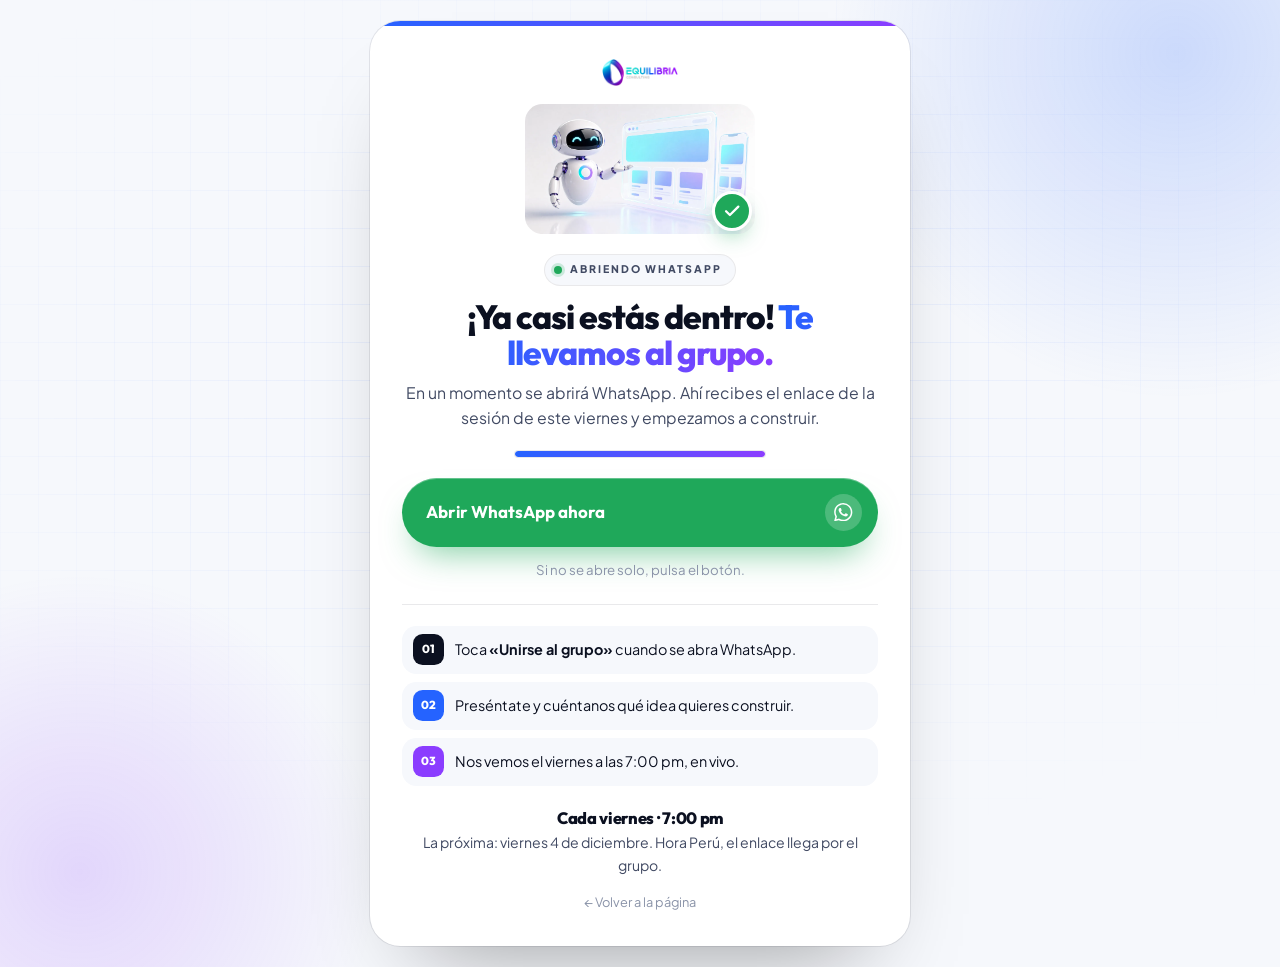
<file: crea-con-ia/gracias.html>
<!DOCTYPE html>
<html lang="es-PE">
<head>
<meta charset="utf-8">
<meta name="viewport" content="width=device-width, initial-scale=1, viewport-fit=cover">
<title>¡Ya casi estás dentro! | Comunidad Equilibria</title>
<meta name="robots" content="noindex">
<meta name="theme-color" content="#F6F8FC">
<link rel="icon" type="image/png" sizes="32x32" href="../assets/favicon-32.png">
<link rel="apple-touch-icon" href="../assets/apple-touch-icon.png">
<link rel="preconnect" href="https://fonts.googleapis.com">
<link rel="preconnect" href="https://fonts.gstatic.com" crossorigin>
<link href="https://fonts.googleapis.com/css2?family=Outfit:wght@600;700;800;900&family=Plus+Jakarta+Sans:wght@400;500;600;700&display=swap" rel="stylesheet">

<!-- Meta Pixel -->
<script>
!function(f,b,e,v,n,t,s){if(f.fbq)return;n=f.fbq=function(){n.callMethod?
n.callMethod.apply(n,arguments):n.queue.push(arguments)};if(!f._fbq)f._fbq=n;
n.push=n;n.loaded=!0;n.version='2.0';n.queue=[];t=b.createElement(e);t.async=!0;
t.src=v;s=b.getElementsByTagName(e)[0];s.parentNode.insertBefore(t,s)}(window,
document,'script','https://connect.facebook.net/en_US/fbevents.js');
fbq('init','1441853580744350');
fbq('track','PageView');
fbq('track','Lead',{content_name:'Comunidad IA · Crea con IA'});
fbq('trackCustom','IngresoGrupo',{landing:'crea-con-ia'});
</script>
<noscript><img height="1" width="1" style="display:none" alt=""
src="https://www.facebook.com/tr?id=1441853580744350&ev=PageView&noscript=1"></noscript>
<!-- /Meta Pixel -->

<style>
:root{--paper:#F6F8FC;--ink:#0B1020;--ink-2:#414A63;--ink-3:#8A93A8;--acc:#2563FF;--acc-2:#8B3DFF;--wa:#1FA85A;--line:rgba(11,16,32,.09);--ease:cubic-bezier(.32,.72,0,1);--grad:linear-gradient(95deg,#2563FF,#8B3DFF)}
*{box-sizing:border-box;margin:0;padding:0}
html{-webkit-text-size-adjust:100%}
body{font-family:"Plus Jakarta Sans",ui-sans-serif,system-ui,-apple-system,sans-serif;background:var(--paper);color:var(--ink);font-size:17px;line-height:1.6;-webkit-font-smoothing:antialiased;min-height:100dvh;display:grid;place-items:center;padding:1.3rem;padding-bottom:calc(1.3rem + env(safe-area-inset-bottom));position:relative;isolation:isolate;overflow-x:hidden}
img{max-width:100%;display:block}
h1{font-family:"Outfit",sans-serif;letter-spacing:-.03em;line-height:1.05}
.bg{position:fixed;inset:0;z-index:-2;background-image:linear-gradient(rgba(37,99,255,.08) 1px,transparent 1px),linear-gradient(90deg,rgba(37,99,255,.08) 1px,transparent 1px);background-size:38px 38px;mask-image:radial-gradient(ellipse 65% 55% at 50% 42%,#000 10%,transparent 100%);-webkit-mask-image:radial-gradient(ellipse 65% 55% at 50% 42%,#000 10%,transparent 100%)}
.glow{position:fixed;z-index:-1;border-radius:50%;pointer-events:none}
.g1{width:62vw;height:62vw;max-width:720px;max-height:720px;right:-20vw;top:-24vw;background:radial-gradient(circle,rgba(37,99,255,.2),transparent 68%)}
.g2{width:52vw;height:52vw;max-width:620px;max-height:620px;left:-18vw;bottom:-22vw;background:radial-gradient(circle,rgba(139,61,255,.18),transparent 68%)}
.card{width:min(540px,100%);background:#fff;border-radius:1.9rem;padding:2.4rem 2rem 2rem;text-align:center;position:relative;overflow:hidden;box-shadow:0 0 0 1px var(--line),0 50px 90px -50px rgba(0,0,0,.4)}
.card::before{content:"";position:absolute;left:0;right:0;top:0;height:5px;background:var(--grad)}
.logo{height:27px;width:auto;margin:0 auto}
.shot{width:min(230px,72%);margin:1.1rem auto 0;position:relative}
.shot img{width:100%;height:auto;border-radius:1.1rem}
.ok{position:absolute;right:.2rem;bottom:.2rem;width:2.5rem;height:2.5rem;border-radius:50%;background:var(--wa);border:3px solid #fff;display:grid;place-items:center;box-shadow:0 10px 22px -8px rgba(31,168,90,.65);animation:pop .6s var(--ease) .35s both}
.ok svg{width:1.15rem;height:1.15rem;fill:none;stroke:#fff;stroke-width:3;stroke-linecap:round;stroke-linejoin:round}
@keyframes pop{from{transform:scale(0)}to{transform:scale(1)}}
.pill{display:inline-flex;align-items:center;gap:.5rem;margin-top:1.3rem;font-size:.66rem;font-weight:800;letter-spacing:.18em;text-transform:uppercase;padding:.42rem .85rem .42rem .6rem;border-radius:999px;background:var(--paper);color:var(--ink-2);box-shadow:0 0 0 1px var(--line)}
.pill .dot{width:.5rem;height:.5rem;border-radius:50%;background:var(--wa);box-shadow:0 0 0 3px rgba(31,168,90,.2);animation:pulse 1.6s var(--ease) infinite}
@keyframes pulse{0%,100%{box-shadow:0 0 0 3px rgba(31,168,90,.22)}50%{box-shadow:0 0 0 7px rgba(31,168,90,0)}}
h1{font-size:clamp(1.6rem,5.2vw,2.1rem);font-weight:800;margin-top:.9rem}
h1 span{background:var(--grad);-webkit-background-clip:text;background-clip:text;color:transparent}
.sub{margin-top:.7rem;color:var(--ink-2);font-size:.99rem}
.prog{margin:1.2rem auto 0;height:6px;width:min(250px,100%);border-radius:99px;background:var(--paper);overflow:hidden;box-shadow:0 0 0 1px var(--line)}
.prog i{display:block;height:100%;width:0;background:var(--grad);border-radius:99px;animation:load 1.9s var(--ease) forwards}
@keyframes load{to{width:100%}}
.btn{display:flex;align-items:center;justify-content:space-between;gap:.8rem;width:100%;text-decoration:none;font-family:"Outfit",sans-serif;font-weight:700;font-size:1.06rem;line-height:1;padding:1rem 1rem 1rem 1.5rem;border-radius:999px;color:#fff;background:var(--wa);margin-top:1.3rem;box-shadow:0 1px 0 rgba(255,255,255,.3) inset,0 18px 34px -14px rgba(31,168,90,.6);transition:transform .5s var(--ease)}
.btn .ic{width:2.3rem;height:2.3rem;border-radius:50%;background:rgba(255,255,255,.2);display:grid;place-items:center;flex:none;transition:transform .5s var(--ease)}
.btn .ic svg{width:1.15rem;height:1.15rem;fill:#fff}
.btn:hover{transform:translateY(-2px)}.btn:hover .ic{transform:translate(2px,-1px)}
.btn:active{transform:scale(.98)}
.btn:focus-visible{outline:3px solid var(--acc);outline-offset:3px}
.fine{margin-top:.75rem;font-size:.83rem;color:var(--ink-3)}
.steps{margin-top:1.5rem;padding-top:1.3rem;border-top:1px solid var(--line);display:grid;gap:.5rem;text-align:left}
.steps div{display:grid;grid-template-columns:1.9rem 1fr;gap:.7rem;align-items:center;font-size:.9rem;padding:.55rem .7rem;border-radius:.9rem;background:var(--paper)}
.steps i{width:1.9rem;height:1.9rem;border-radius:.6rem;display:grid;place-items:center;font-style:normal;font-family:"Outfit",sans-serif;font-weight:800;font-size:.73rem;color:#fff;background:var(--ink)}
.steps div:nth-child(2) i{background:var(--acc)}
.steps div:nth-child(3) i{background:var(--acc-2)}
.when{margin-top:1.2rem;font-size:.88rem;color:var(--ink-2)}
.when b{display:block;font-family:"Outfit",sans-serif;font-size:1.03rem;font-weight:800;color:var(--ink);letter-spacing:-.02em}
.back{display:inline-block;margin-top:1rem;font-size:.8rem;color:var(--ink-3);text-decoration:none}
.back:hover{color:var(--ink-2)}
@media (max-width:480px){.card{padding:2rem 1.2rem 1.6rem}.shot{width:min(190px,64%)}}
@media (prefers-reduced-motion:reduce){*{animation:none!important;transition:none!important}.prog i{width:100%}}
</style>
</head>
<body>
<div class="bg"></div><div class="glow g1"></div><div class="glow g2"></div>

<div class="card">
  <img class="logo" src="../assets/logo-equilibria.webp" alt="Equilibria Consulting" width="640" height="230">
  <div class="shot" role="status" aria-label="Abriendo WhatsApp">
    <img src="../assets/hero-crea.webp" alt="" width="1600" height="905">
    <span class="ok"><svg viewBox="0 0 24 24"><path d="M20 6 9 17l-5-5"/></svg></span>
  </div>
  <span class="pill"><span class="dot"></span>Abriendo WhatsApp</span>
  <h1>¡Ya casi estás dentro! <span>Te llevamos al grupo.</span></h1>
  <p class="sub">En un momento se abrirá WhatsApp. Ahí recibes el enlace de la sesión de este viernes y empezamos a construir.</p>
  <div class="prog" aria-hidden="true"><i></i></div>

  <a class="btn" id="manual" href="https://chat.whatsapp.com/EUmmq6vDlEZ6DXc6TontIc" rel="noopener">Abrir WhatsApp ahora<span class="ic"><svg viewBox="0 0 24 24"><path d="M17.47 14.38c-.3-.15-1.76-.87-2.03-.97-.27-.1-.47-.15-.67.15-.2.3-.77.97-.94 1.17-.17.2-.35.22-.64.07-.3-.15-1.26-.46-2.4-1.48-.89-.79-1.48-1.77-1.66-2.07-.17-.3-.02-.46.13-.61.13-.13.3-.35.45-.52.15-.17.2-.3.3-.5.1-.2.05-.37-.03-.52-.07-.15-.67-1.61-.91-2.21-.24-.58-.49-.5-.67-.51h-.57c-.2 0-.52.07-.79.37-.27.3-1.04 1.02-1.04 2.48s1.07 2.88 1.21 3.08c.15.2 2.1 3.2 5.08 4.49.71.31 1.26.49 1.69.63.71.23 1.36.2 1.87.12.57-.09 1.76-.72 2.01-1.42.25-.7.25-1.29.17-1.42-.07-.12-.27-.2-.57-.35M12.05 21.79h-.01a9.87 9.87 0 0 1-5.03-1.38l-.36-.21-3.74.98 1-3.65-.24-.37a9.86 9.86 0 0 1-1.51-5.26c0-5.45 4.44-9.88 9.9-9.88 2.64 0 5.12 1.03 6.99 2.9a9.82 9.82 0 0 1 2.89 6.99c0 5.45-4.44 9.88-9.89 9.88m8.41-18.3A11.82 11.82 0 0 0 12.05 0C5.5 0 .16 5.34.16 11.89c0 2.1.55 4.14 1.59 5.95L.06 24l6.3-1.65a11.88 11.88 0 0 0 5.68 1.45h.01c6.55 0 11.89-5.34 11.89-11.89 0-3.18-1.24-6.16-3.48-8.41"/></svg></span></a>
  <p class="fine">Si no se abre solo, pulsa el botón.</p>

  <div class="steps">
    <div><i>01</i><span>Toca <b>«Unirse al grupo»</b> cuando se abra WhatsApp.</span></div>
    <div><i>02</i><span>Preséntate y cuéntanos qué idea quieres construir.</span></div>
    <div><i>03</i><span>Nos vemos el viernes a las 7:00 pm, en vivo.</span></div>
  </div>

  <p class="when"><b>Cada viernes · 7:00 pm</b>La próxima: <span data-fecha="min">este viernes</span>. Hora Perú, el enlace llega por el grupo.</p>
  <a class="back" href="/crea-con-ia">← Volver a la página</a>
</div>

<script src="../assets/eq.js"></script>
<script>
  if(!/[?&]preview/.test(location.search)){
    setTimeout(function(){ window.location.href=document.getElementById("manual").href; },1900);
  }
</script>
</body>
</html>
</file>
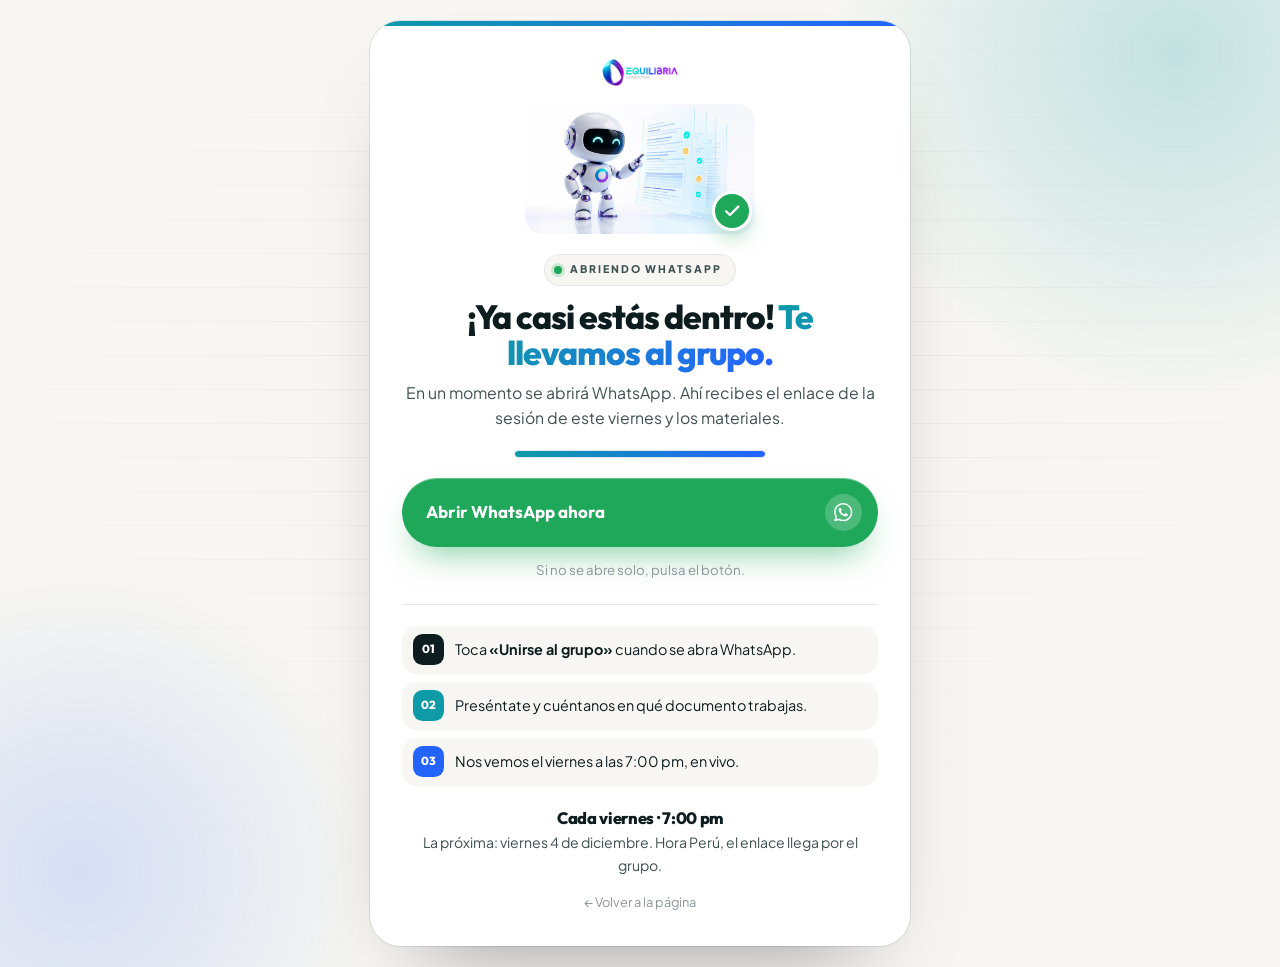
<file: ia-ambiental/gracias.html>
<!DOCTYPE html>
<html lang="es-PE">
<head>
<meta charset="utf-8">
<meta name="viewport" content="width=device-width, initial-scale=1, viewport-fit=cover">
<title>¡Ya casi estás dentro! | Comunidad Equilibria</title>
<meta name="robots" content="noindex">
<meta name="theme-color" content="#F7F6F2">
<link rel="icon" type="image/png" sizes="32x32" href="../assets/favicon-32.png">
<link rel="apple-touch-icon" href="../assets/apple-touch-icon.png">
<link rel="preconnect" href="https://fonts.googleapis.com">
<link rel="preconnect" href="https://fonts.gstatic.com" crossorigin>
<link href="https://fonts.googleapis.com/css2?family=Outfit:wght@600;700;800;900&family=Plus+Jakarta+Sans:wght@400;500;600;700&display=swap" rel="stylesheet">

<!-- Meta Pixel -->
<script>
!function(f,b,e,v,n,t,s){if(f.fbq)return;n=f.fbq=function(){n.callMethod?
n.callMethod.apply(n,arguments):n.queue.push(arguments)};if(!f._fbq)f._fbq=n;
n.push=n;n.loaded=!0;n.version='2.0';n.queue=[];t=b.createElement(e);t.async=!0;
t.src=v;s=b.getElementsByTagName(e)[0];s.parentNode.insertBefore(t,s)}(window,
document,'script','https://connect.facebook.net/en_US/fbevents.js');
fbq('init','1441853580744350');
fbq('track','PageView');
fbq('track','Lead',{content_name:'Comunidad IA · Documentos ambientales'});
fbq('trackCustom','IngresoGrupo',{landing:'ia-ambiental'});
</script>
<noscript><img height="1" width="1" style="display:none" alt=""
src="https://www.facebook.com/tr?id=1441853580744350&ev=PageView&noscript=1"></noscript>
<!-- /Meta Pixel -->

<style>
:root{--paper:#F7F6F2;--ink:#0C1C1F;--ink-2:#3F5052;--ink-3:#8A9698;--acc:#0E9AA7;--acc-2:#2563FF;--wa:#1FA85A;--line:rgba(12,28,31,.1);--ease:cubic-bezier(.32,.72,0,1);--grad:linear-gradient(95deg,#0E9AA7,#2563FF)}
*{box-sizing:border-box;margin:0;padding:0}
html{-webkit-text-size-adjust:100%}
body{font-family:"Plus Jakarta Sans",ui-sans-serif,system-ui,-apple-system,sans-serif;background:var(--paper);color:var(--ink);font-size:17px;line-height:1.6;-webkit-font-smoothing:antialiased;min-height:100dvh;display:grid;place-items:center;padding:1.3rem;padding-bottom:calc(1.3rem + env(safe-area-inset-bottom));position:relative;isolation:isolate;overflow-x:hidden}
img{max-width:100%;display:block}
h1{font-family:"Outfit",sans-serif;letter-spacing:-.03em;line-height:1.05}
.bg{position:fixed;inset:0;z-index:-2;background-image:repeating-linear-gradient(0deg,rgba(12,28,31,.055) 0 1px,transparent 1px 34px);mask-image:radial-gradient(ellipse 65% 55% at 50% 42%,#000 10%,transparent 100%);-webkit-mask-image:radial-gradient(ellipse 65% 55% at 50% 42%,#000 10%,transparent 100%)}
.glow{position:fixed;z-index:-1;border-radius:50%;pointer-events:none}
.g1{width:62vw;height:62vw;max-width:720px;max-height:720px;right:-20vw;top:-24vw;background:radial-gradient(circle,rgba(14,154,167,.22),transparent 68%)}
.g2{width:52vw;height:52vw;max-width:620px;max-height:620px;left:-18vw;bottom:-22vw;background:radial-gradient(circle,rgba(37,99,255,.16),transparent 68%)}
.card{width:min(540px,100%);background:#fff;border-radius:1.9rem;padding:2.4rem 2rem 2rem;text-align:center;position:relative;overflow:hidden;box-shadow:0 0 0 1px var(--line),0 50px 90px -50px rgba(0,0,0,.4)}
.card::before{content:"";position:absolute;left:0;right:0;top:0;height:5px;background:var(--grad)}
.logo{height:27px;width:auto;margin:0 auto}
.shot{width:min(230px,72%);margin:1.1rem auto 0;position:relative}
.shot img{width:100%;height:auto;border-radius:1.1rem}
.ok{position:absolute;right:.2rem;bottom:.2rem;width:2.5rem;height:2.5rem;border-radius:50%;background:var(--wa);border:3px solid #fff;display:grid;place-items:center;box-shadow:0 10px 22px -8px rgba(31,168,90,.65);animation:pop .6s var(--ease) .35s both}
.ok svg{width:1.15rem;height:1.15rem;fill:none;stroke:#fff;stroke-width:3;stroke-linecap:round;stroke-linejoin:round}
@keyframes pop{from{transform:scale(0)}to{transform:scale(1)}}
.pill{display:inline-flex;align-items:center;gap:.5rem;margin-top:1.3rem;font-size:.66rem;font-weight:800;letter-spacing:.18em;text-transform:uppercase;padding:.42rem .85rem .42rem .6rem;border-radius:999px;background:var(--paper);color:var(--ink-2);box-shadow:0 0 0 1px var(--line)}
.pill .dot{width:.5rem;height:.5rem;border-radius:50%;background:var(--wa);box-shadow:0 0 0 3px rgba(31,168,90,.2);animation:pulse 1.6s var(--ease) infinite}
@keyframes pulse{0%,100%{box-shadow:0 0 0 3px rgba(31,168,90,.22)}50%{box-shadow:0 0 0 7px rgba(31,168,90,0)}}
h1{font-size:clamp(1.6rem,5.2vw,2.1rem);font-weight:800;margin-top:.9rem}
h1 span{background:var(--grad);-webkit-background-clip:text;background-clip:text;color:transparent}
.sub{margin-top:.7rem;color:var(--ink-2);font-size:.99rem}
.prog{margin:1.2rem auto 0;height:6px;width:min(250px,100%);border-radius:99px;background:var(--paper);overflow:hidden;box-shadow:0 0 0 1px var(--line)}
.prog i{display:block;height:100%;width:0;background:var(--grad);border-radius:99px;animation:load 1.9s var(--ease) forwards}
@keyframes load{to{width:100%}}
.btn{display:flex;align-items:center;justify-content:space-between;gap:.8rem;width:100%;text-decoration:none;font-family:"Outfit",sans-serif;font-weight:700;font-size:1.06rem;line-height:1;padding:1rem 1rem 1rem 1.5rem;border-radius:999px;color:#fff;background:var(--wa);margin-top:1.3rem;box-shadow:0 1px 0 rgba(255,255,255,.3) inset,0 18px 34px -14px rgba(31,168,90,.6);transition:transform .5s var(--ease)}
.btn .ic{width:2.3rem;height:2.3rem;border-radius:50%;background:rgba(255,255,255,.2);display:grid;place-items:center;flex:none;transition:transform .5s var(--ease)}
.btn .ic svg{width:1.15rem;height:1.15rem;fill:#fff}
.btn:hover{transform:translateY(-2px)}.btn:hover .ic{transform:translate(2px,-1px)}
.btn:active{transform:scale(.98)}
.btn:focus-visible{outline:3px solid var(--acc);outline-offset:3px}
.fine{margin-top:.75rem;font-size:.83rem;color:var(--ink-3)}
.steps{margin-top:1.5rem;padding-top:1.3rem;border-top:1px solid var(--line);display:grid;gap:.5rem;text-align:left}
.steps div{display:grid;grid-template-columns:1.9rem 1fr;gap:.7rem;align-items:center;font-size:.9rem;padding:.55rem .7rem;border-radius:.9rem;background:var(--paper)}
.steps i{width:1.9rem;height:1.9rem;border-radius:.6rem;display:grid;place-items:center;font-style:normal;font-family:"Outfit",sans-serif;font-weight:800;font-size:.73rem;color:#fff;background:var(--ink)}
.steps div:nth-child(2) i{background:var(--acc)}
.steps div:nth-child(3) i{background:var(--acc-2)}
.when{margin-top:1.2rem;font-size:.88rem;color:var(--ink-2)}
.when b{display:block;font-family:"Outfit",sans-serif;font-size:1.03rem;font-weight:800;color:var(--ink);letter-spacing:-.02em}
.back{display:inline-block;margin-top:1rem;font-size:.8rem;color:var(--ink-3);text-decoration:none}
.back:hover{color:var(--ink-2)}
@media (max-width:480px){.card{padding:2rem 1.2rem 1.6rem}.shot{width:min(190px,64%)}}
@media (prefers-reduced-motion:reduce){*{animation:none!important;transition:none!important}.prog i{width:100%}}
</style>
</head>
<body>
<div class="bg"></div><div class="glow g1"></div><div class="glow g2"></div>

<div class="card">
  <img class="logo" src="../assets/logo-equilibria.webp" alt="Equilibria Consulting" width="640" height="230">
  <div class="shot" role="status" aria-label="Abriendo WhatsApp">
    <img src="../assets/hero-amb.webp" alt="" width="1600" height="905">
    <span class="ok"><svg viewBox="0 0 24 24"><path d="M20 6 9 17l-5-5"/></svg></span>
  </div>
  <span class="pill"><span class="dot"></span>Abriendo WhatsApp</span>
  <h1>¡Ya casi estás dentro! <span>Te llevamos al grupo.</span></h1>
  <p class="sub">En un momento se abrirá WhatsApp. Ahí recibes el enlace de la sesión de este viernes y los materiales.</p>
  <div class="prog" aria-hidden="true"><i></i></div>

  <a class="btn" id="manual" href="https://chat.whatsapp.com/EUmmq6vDlEZ6DXc6TontIc" rel="noopener">Abrir WhatsApp ahora<span class="ic"><svg viewBox="0 0 24 24"><path d="M17.47 14.38c-.3-.15-1.76-.87-2.03-.97-.27-.1-.47-.15-.67.15-.2.3-.77.97-.94 1.17-.17.2-.35.22-.64.07-.3-.15-1.26-.46-2.4-1.48-.89-.79-1.48-1.77-1.66-2.07-.17-.3-.02-.46.13-.61.13-.13.3-.35.45-.52.15-.17.2-.3.3-.5.1-.2.05-.37-.03-.52-.07-.15-.67-1.61-.91-2.21-.24-.58-.49-.5-.67-.51h-.57c-.2 0-.52.07-.79.37-.27.3-1.04 1.02-1.04 2.48s1.07 2.88 1.21 3.08c.15.2 2.1 3.2 5.08 4.49.71.31 1.26.49 1.69.63.71.23 1.36.2 1.87.12.57-.09 1.76-.72 2.01-1.42.25-.7.25-1.29.17-1.42-.07-.12-.27-.2-.57-.35M12.05 21.79h-.01a9.87 9.87 0 0 1-5.03-1.38l-.36-.21-3.74.98 1-3.65-.24-.37a9.86 9.86 0 0 1-1.51-5.26c0-5.45 4.44-9.88 9.9-9.88 2.64 0 5.12 1.03 6.99 2.9a9.82 9.82 0 0 1 2.89 6.99c0 5.45-4.44 9.88-9.89 9.88m8.41-18.3A11.82 11.82 0 0 0 12.05 0C5.5 0 .16 5.34.16 11.89c0 2.1.55 4.14 1.59 5.95L.06 24l6.3-1.65a11.88 11.88 0 0 0 5.68 1.45h.01c6.55 0 11.89-5.34 11.89-11.89 0-3.18-1.24-6.16-3.48-8.41"/></svg></span></a>
  <p class="fine">Si no se abre solo, pulsa el botón.</p>

  <div class="steps">
    <div><i>01</i><span>Toca <b>«Unirse al grupo»</b> cuando se abra WhatsApp.</span></div>
    <div><i>02</i><span>Preséntate y cuéntanos en qué documento trabajas.</span></div>
    <div><i>03</i><span>Nos vemos el viernes a las 7:00 pm, en vivo.</span></div>
  </div>

  <p class="when"><b>Cada viernes · 7:00 pm</b>La próxima: <span data-fecha="min">este viernes</span>. Hora Perú, el enlace llega por el grupo.</p>
  <a class="back" href="/ia-ambiental">← Volver a la página</a>
</div>

<script src="../assets/eq.js"></script>
<script>
  if(!/[?&]preview/.test(location.search)){
    setTimeout(function(){ window.location.href=document.getElementById("manual").href; },1900);
  }
</script>
</body>
</html>
</file>
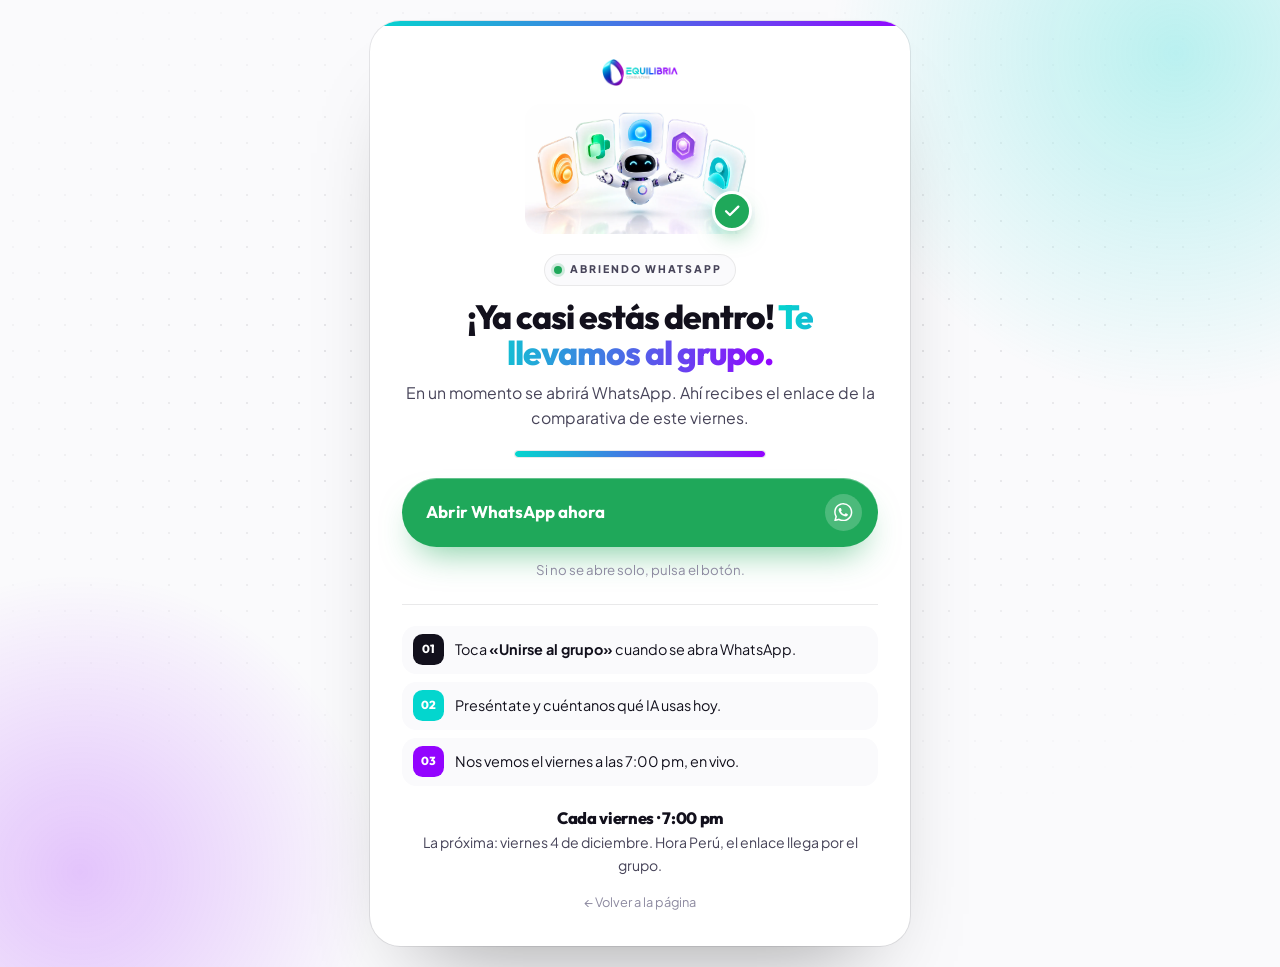
<file: mejores-ias/gracias.html>
<!DOCTYPE html>
<html lang="es-PE">
<head>
<meta charset="utf-8">
<meta name="viewport" content="width=device-width, initial-scale=1, viewport-fit=cover">
<title>¡Ya casi estás dentro! | Comunidad Equilibria</title>
<meta name="robots" content="noindex">
<meta name="theme-color" content="#FAFAFC">
<link rel="icon" type="image/png" sizes="32x32" href="../assets/favicon-32.png">
<link rel="apple-touch-icon" href="../assets/apple-touch-icon.png">
<link rel="preconnect" href="https://fonts.googleapis.com">
<link rel="preconnect" href="https://fonts.gstatic.com" crossorigin>
<link href="https://fonts.googleapis.com/css2?family=Outfit:wght@600;700;800;900&family=Plus+Jakarta+Sans:wght@400;500;600;700&display=swap" rel="stylesheet">

<!-- Meta Pixel -->
<script>
!function(f,b,e,v,n,t,s){if(f.fbq)return;n=f.fbq=function(){n.callMethod?
n.callMethod.apply(n,arguments):n.queue.push(arguments)};if(!f._fbq)f._fbq=n;
n.push=n;n.loaded=!0;n.version='2.0';n.queue=[];t=b.createElement(e);t.async=!0;
t.src=v;s=b.getElementsByTagName(e)[0];s.parentNode.insertBefore(t,s)}(window,
document,'script','https://connect.facebook.net/en_US/fbevents.js');
fbq('init','1441853580744350');
fbq('track','PageView');
fbq('track','Lead',{content_name:'Comunidad IA · Mejores IAs'});
fbq('trackCustom','IngresoGrupo',{landing:'mejores-ias'});
</script>
<noscript><img height="1" width="1" style="display:none" alt=""
src="https://www.facebook.com/tr?id=1441853580744350&ev=PageView&noscript=1"></noscript>
<!-- /Meta Pixel -->

<style>
:root{--paper:#FAFAFC;--ink:#12101C;--ink-2:#474459;--ink-3:#8D8AA0;--acc:#03D6CE;--acc-2:#9304FF;--wa:#1FA85A;--line:rgba(18,16,28,.09);--ease:cubic-bezier(.32,.72,0,1);--grad:linear-gradient(95deg,#03D6CE,#9304FF)}
*{box-sizing:border-box;margin:0;padding:0}
html{-webkit-text-size-adjust:100%}
body{font-family:"Plus Jakarta Sans",ui-sans-serif,system-ui,-apple-system,sans-serif;background:var(--paper);color:var(--ink);font-size:17px;line-height:1.6;-webkit-font-smoothing:antialiased;min-height:100dvh;display:grid;place-items:center;padding:1.3rem;padding-bottom:calc(1.3rem + env(safe-area-inset-bottom));position:relative;isolation:isolate;overflow-x:hidden}
img{max-width:100%;display:block}
h1{font-family:"Outfit",sans-serif;letter-spacing:-.03em;line-height:1.05}
.bg{position:fixed;inset:0;z-index:-2;background-image:radial-gradient(rgba(18,16,28,.13) 1.2px,transparent 1.2px);background-size:26px 26px;mask-image:radial-gradient(ellipse 65% 55% at 50% 42%,#000 10%,transparent 100%);-webkit-mask-image:radial-gradient(ellipse 65% 55% at 50% 42%,#000 10%,transparent 100%)}
.glow{position:fixed;z-index:-1;border-radius:50%;pointer-events:none}
.g1{width:62vw;height:62vw;max-width:720px;max-height:720px;right:-20vw;top:-24vw;background:radial-gradient(circle,rgba(3,214,206,.26),transparent 68%)}
.g2{width:52vw;height:52vw;max-width:620px;max-height:620px;left:-18vw;bottom:-22vw;background:radial-gradient(circle,rgba(147,4,255,.22),transparent 68%)}
.card{width:min(540px,100%);background:#fff;border-radius:1.9rem;padding:2.4rem 2rem 2rem;text-align:center;position:relative;overflow:hidden;box-shadow:0 0 0 1px var(--line),0 50px 90px -50px rgba(0,0,0,.4)}
.card::before{content:"";position:absolute;left:0;right:0;top:0;height:5px;background:var(--grad)}
.logo{height:27px;width:auto;margin:0 auto}
.shot{width:min(230px,72%);margin:1.1rem auto 0;position:relative}
.shot img{width:100%;height:auto;border-radius:1.1rem}
.ok{position:absolute;right:.2rem;bottom:.2rem;width:2.5rem;height:2.5rem;border-radius:50%;background:var(--wa);border:3px solid #fff;display:grid;place-items:center;box-shadow:0 10px 22px -8px rgba(31,168,90,.65);animation:pop .6s var(--ease) .35s both}
.ok svg{width:1.15rem;height:1.15rem;fill:none;stroke:#fff;stroke-width:3;stroke-linecap:round;stroke-linejoin:round}
@keyframes pop{from{transform:scale(0)}to{transform:scale(1)}}
.pill{display:inline-flex;align-items:center;gap:.5rem;margin-top:1.3rem;font-size:.66rem;font-weight:800;letter-spacing:.18em;text-transform:uppercase;padding:.42rem .85rem .42rem .6rem;border-radius:999px;background:var(--paper);color:var(--ink-2);box-shadow:0 0 0 1px var(--line)}
.pill .dot{width:.5rem;height:.5rem;border-radius:50%;background:var(--wa);box-shadow:0 0 0 3px rgba(31,168,90,.2);animation:pulse 1.6s var(--ease) infinite}
@keyframes pulse{0%,100%{box-shadow:0 0 0 3px rgba(31,168,90,.22)}50%{box-shadow:0 0 0 7px rgba(31,168,90,0)}}
h1{font-size:clamp(1.6rem,5.2vw,2.1rem);font-weight:800;margin-top:.9rem}
h1 span{background:var(--grad);-webkit-background-clip:text;background-clip:text;color:transparent}
.sub{margin-top:.7rem;color:var(--ink-2);font-size:.99rem}
.prog{margin:1.2rem auto 0;height:6px;width:min(250px,100%);border-radius:99px;background:var(--paper);overflow:hidden;box-shadow:0 0 0 1px var(--line)}
.prog i{display:block;height:100%;width:0;background:var(--grad);border-radius:99px;animation:load 1.9s var(--ease) forwards}
@keyframes load{to{width:100%}}
.btn{display:flex;align-items:center;justify-content:space-between;gap:.8rem;width:100%;text-decoration:none;font-family:"Outfit",sans-serif;font-weight:700;font-size:1.06rem;line-height:1;padding:1rem 1rem 1rem 1.5rem;border-radius:999px;color:#fff;background:var(--wa);margin-top:1.3rem;box-shadow:0 1px 0 rgba(255,255,255,.3) inset,0 18px 34px -14px rgba(31,168,90,.6);transition:transform .5s var(--ease)}
.btn .ic{width:2.3rem;height:2.3rem;border-radius:50%;background:rgba(255,255,255,.2);display:grid;place-items:center;flex:none;transition:transform .5s var(--ease)}
.btn .ic svg{width:1.15rem;height:1.15rem;fill:#fff}
.btn:hover{transform:translateY(-2px)}.btn:hover .ic{transform:translate(2px,-1px)}
.btn:active{transform:scale(.98)}
.btn:focus-visible{outline:3px solid var(--acc);outline-offset:3px}
.fine{margin-top:.75rem;font-size:.83rem;color:var(--ink-3)}
.steps{margin-top:1.5rem;padding-top:1.3rem;border-top:1px solid var(--line);display:grid;gap:.5rem;text-align:left}
.steps div{display:grid;grid-template-columns:1.9rem 1fr;gap:.7rem;align-items:center;font-size:.9rem;padding:.55rem .7rem;border-radius:.9rem;background:var(--paper)}
.steps i{width:1.9rem;height:1.9rem;border-radius:.6rem;display:grid;place-items:center;font-style:normal;font-family:"Outfit",sans-serif;font-weight:800;font-size:.73rem;color:#fff;background:var(--ink)}
.steps div:nth-child(2) i{background:var(--acc)}
.steps div:nth-child(3) i{background:var(--acc-2)}
.when{margin-top:1.2rem;font-size:.88rem;color:var(--ink-2)}
.when b{display:block;font-family:"Outfit",sans-serif;font-size:1.03rem;font-weight:800;color:var(--ink);letter-spacing:-.02em}
.back{display:inline-block;margin-top:1rem;font-size:.8rem;color:var(--ink-3);text-decoration:none}
.back:hover{color:var(--ink-2)}
@media (max-width:480px){.card{padding:2rem 1.2rem 1.6rem}.shot{width:min(190px,64%)}}
@media (prefers-reduced-motion:reduce){*{animation:none!important;transition:none!important}.prog i{width:100%}}
</style>
</head>
<body>
<div class="bg"></div><div class="glow g1"></div><div class="glow g2"></div>

<div class="card">
  <img class="logo" src="../assets/logo-equilibria.webp" alt="Equilibria Consulting" width="640" height="230">
  <div class="shot" role="status" aria-label="Abriendo WhatsApp">
    <img src="../assets/hero-ias.webp" alt="" width="1600" height="905">
    <span class="ok"><svg viewBox="0 0 24 24"><path d="M20 6 9 17l-5-5"/></svg></span>
  </div>
  <span class="pill"><span class="dot"></span>Abriendo WhatsApp</span>
  <h1>¡Ya casi estás dentro! <span>Te llevamos al grupo.</span></h1>
  <p class="sub">En un momento se abrirá WhatsApp. Ahí recibes el enlace de la comparativa de este viernes.</p>
  <div class="prog" aria-hidden="true"><i></i></div>

  <a class="btn" id="manual" href="https://chat.whatsapp.com/EUmmq6vDlEZ6DXc6TontIc" rel="noopener">Abrir WhatsApp ahora<span class="ic"><svg viewBox="0 0 24 24"><path d="M17.47 14.38c-.3-.15-1.76-.87-2.03-.97-.27-.1-.47-.15-.67.15-.2.3-.77.97-.94 1.17-.17.2-.35.22-.64.07-.3-.15-1.26-.46-2.4-1.48-.89-.79-1.48-1.77-1.66-2.07-.17-.3-.02-.46.13-.61.13-.13.3-.35.45-.52.15-.17.2-.3.3-.5.1-.2.05-.37-.03-.52-.07-.15-.67-1.61-.91-2.21-.24-.58-.49-.5-.67-.51h-.57c-.2 0-.52.07-.79.37-.27.3-1.04 1.02-1.04 2.48s1.07 2.88 1.21 3.08c.15.2 2.1 3.2 5.08 4.49.71.31 1.26.49 1.69.63.71.23 1.36.2 1.87.12.57-.09 1.76-.72 2.01-1.42.25-.7.25-1.29.17-1.42-.07-.12-.27-.2-.57-.35M12.05 21.79h-.01a9.87 9.87 0 0 1-5.03-1.38l-.36-.21-3.74.98 1-3.65-.24-.37a9.86 9.86 0 0 1-1.51-5.26c0-5.45 4.44-9.88 9.9-9.88 2.64 0 5.12 1.03 6.99 2.9a9.82 9.82 0 0 1 2.89 6.99c0 5.45-4.44 9.88-9.89 9.88m8.41-18.3A11.82 11.82 0 0 0 12.05 0C5.5 0 .16 5.34.16 11.89c0 2.1.55 4.14 1.59 5.95L.06 24l6.3-1.65a11.88 11.88 0 0 0 5.68 1.45h.01c6.55 0 11.89-5.34 11.89-11.89 0-3.18-1.24-6.16-3.48-8.41"/></svg></span></a>
  <p class="fine">Si no se abre solo, pulsa el botón.</p>

  <div class="steps">
    <div><i>01</i><span>Toca <b>«Unirse al grupo»</b> cuando se abra WhatsApp.</span></div>
    <div><i>02</i><span>Preséntate y cuéntanos qué IA usas hoy.</span></div>
    <div><i>03</i><span>Nos vemos el viernes a las 7:00 pm, en vivo.</span></div>
  </div>

  <p class="when"><b>Cada viernes · 7:00 pm</b>La próxima: <span data-fecha="min">este viernes</span>. Hora Perú, el enlace llega por el grupo.</p>
  <a class="back" href="/mejores-ias">← Volver a la página</a>
</div>

<script src="../assets/eq.js"></script>
<script>
  if(!/[?&]preview/.test(location.search)){
    setTimeout(function(){ window.location.href=document.getElementById("manual").href; },1900);
  }
</script>
</body>
</html>
</file>
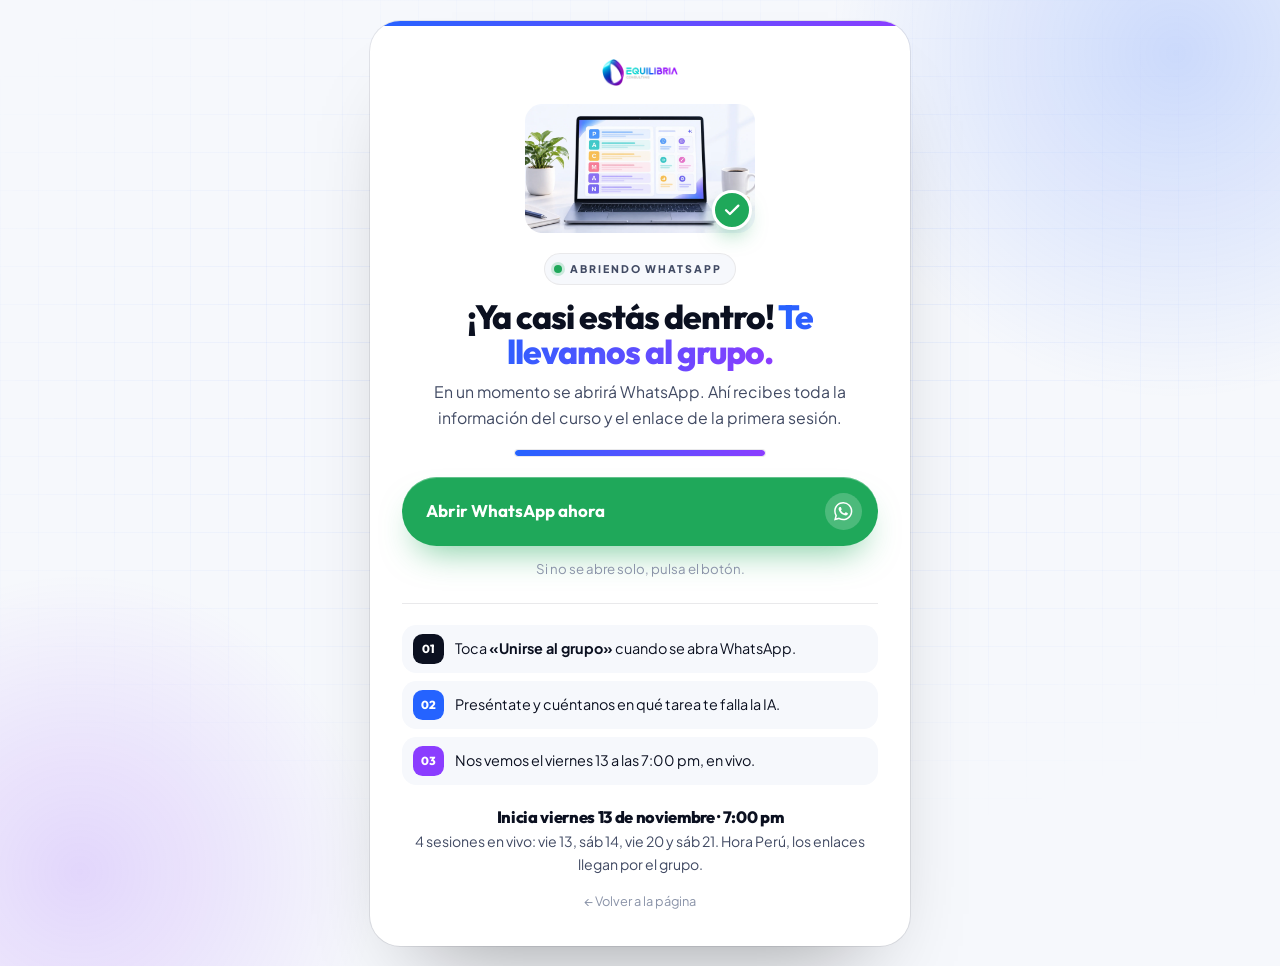
<file: prompts-y-skills/gracias.html>
<!DOCTYPE html>
<html lang="es-PE">
<head>
<meta charset="utf-8">
<meta name="viewport" content="width=device-width, initial-scale=1, viewport-fit=cover">
<title>¡Ya casi estás dentro! | Comunidad Equilibria</title>
<meta name="robots" content="noindex">
<meta name="theme-color" content="#F6F8FC">
<link rel="icon" type="image/png" sizes="32x32" href="../assets/favicon-32.png">
<link rel="apple-touch-icon" href="../assets/apple-touch-icon.png">
<link rel="preconnect" href="https://fonts.googleapis.com">
<link rel="preconnect" href="https://fonts.gstatic.com" crossorigin>
<link href="https://fonts.googleapis.com/css2?family=Outfit:wght@600;700;800;900&family=Plus+Jakarta+Sans:wght@400;500;600;700&display=swap" rel="stylesheet">

<!-- Meta Pixel -->
<script>
!function(f,b,e,v,n,t,s){if(f.fbq)return;n=f.fbq=function(){n.callMethod?
n.callMethod.apply(n,arguments):n.queue.push(arguments)};if(!f._fbq)f._fbq=n;
n.push=n;n.loaded=!0;n.version='2.0';n.queue=[];t=b.createElement(e);t.async=!0;
t.src=v;s=b.getElementsByTagName(e)[0];s.parentNode.insertBefore(t,s)}(window,
document,'script','https://connect.facebook.net/en_US/fbevents.js');
fbq('init','1441853580744350');
fbq('track','PageView');
fbq('track','Lead',{content_name:'Comunidad IA · Prompts y Skills'});
fbq('trackCustom','IngresoGrupo',{landing:'prompts-y-skills'});
</script>
<noscript><img height="1" width="1" style="display:none" alt=""
src="https://www.facebook.com/tr?id=1441853580744350&ev=PageView&noscript=1"></noscript>
<!-- /Meta Pixel -->

<style>
:root{--paper:#F6F8FC;--ink:#0B1020;--ink-2:#414A63;--ink-3:#8A93A8;--acc:#2563FF;--acc-2:#8B3DFF;--wa:#1FA85A;--line:rgba(11,16,32,.09);--ease:cubic-bezier(.32,.72,0,1);--grad:linear-gradient(95deg,#2563FF,#8B3DFF)}
*{box-sizing:border-box;margin:0;padding:0}
html{-webkit-text-size-adjust:100%}
body{font-family:"Plus Jakarta Sans",ui-sans-serif,system-ui,-apple-system,sans-serif;background:var(--paper);color:var(--ink);font-size:17px;line-height:1.6;-webkit-font-smoothing:antialiased;min-height:100dvh;display:grid;place-items:center;padding:1.3rem;padding-bottom:calc(1.3rem + env(safe-area-inset-bottom));position:relative;isolation:isolate;overflow-x:hidden}
img{max-width:100%;display:block}
h1{font-family:"Outfit",sans-serif;letter-spacing:-.03em;line-height:1.05}
.bg{position:fixed;inset:0;z-index:-2;background-image:linear-gradient(rgba(37,99,255,.08) 1px,transparent 1px),linear-gradient(90deg,rgba(37,99,255,.08) 1px,transparent 1px);background-size:38px 38px;mask-image:radial-gradient(ellipse 65% 55% at 50% 42%,#000 10%,transparent 100%);-webkit-mask-image:radial-gradient(ellipse 65% 55% at 50% 42%,#000 10%,transparent 100%)}
.glow{position:fixed;z-index:-1;border-radius:50%;pointer-events:none}
.g1{width:62vw;height:62vw;max-width:720px;max-height:720px;right:-20vw;top:-24vw;background:radial-gradient(circle,rgba(37,99,255,.2),transparent 68%)}
.g2{width:52vw;height:52vw;max-width:620px;max-height:620px;left:-18vw;bottom:-22vw;background:radial-gradient(circle,rgba(139,61,255,.18),transparent 68%)}
.card{width:min(540px,100%);background:#fff;border-radius:1.9rem;padding:2.4rem 2rem 2rem;text-align:center;position:relative;overflow:hidden;box-shadow:0 0 0 1px var(--line),0 50px 90px -50px rgba(0,0,0,.4)}
.card::before{content:"";position:absolute;left:0;right:0;top:0;height:5px;background:var(--grad)}
.logo{height:27px;width:auto;margin:0 auto}
.shot{width:min(230px,72%);margin:1.1rem auto 0;position:relative}
.shot img{width:100%;height:auto;border-radius:1.1rem}
.ok{position:absolute;right:.2rem;bottom:.2rem;width:2.5rem;height:2.5rem;border-radius:50%;background:var(--wa);border:3px solid #fff;display:grid;place-items:center;box-shadow:0 10px 22px -8px rgba(31,168,90,.65);animation:pop .6s var(--ease) .35s both}
.ok svg{width:1.15rem;height:1.15rem;fill:none;stroke:#fff;stroke-width:3;stroke-linecap:round;stroke-linejoin:round}
@keyframes pop{from{transform:scale(0)}to{transform:scale(1)}}
.pill{display:inline-flex;align-items:center;gap:.5rem;margin-top:1.3rem;font-size:.66rem;font-weight:800;letter-spacing:.18em;text-transform:uppercase;padding:.42rem .85rem .42rem .6rem;border-radius:999px;background:var(--paper);color:var(--ink-2);box-shadow:0 0 0 1px var(--line)}
.pill .dot{width:.5rem;height:.5rem;border-radius:50%;background:var(--wa);box-shadow:0 0 0 3px rgba(31,168,90,.2);animation:pulse 1.6s var(--ease) infinite}
@keyframes pulse{0%,100%{box-shadow:0 0 0 3px rgba(31,168,90,.22)}50%{box-shadow:0 0 0 7px rgba(31,168,90,0)}}
h1{font-size:clamp(1.6rem,5.2vw,2.1rem);font-weight:800;margin-top:.9rem}
h1 span{background:var(--grad);-webkit-background-clip:text;background-clip:text;color:transparent}
.sub{margin-top:.7rem;color:var(--ink-2);font-size:.99rem}
.prog{margin:1.2rem auto 0;height:6px;width:min(250px,100%);border-radius:99px;background:var(--paper);overflow:hidden;box-shadow:0 0 0 1px var(--line)}
.prog i{display:block;height:100%;width:0;background:var(--grad);border-radius:99px;animation:load 1.9s var(--ease) forwards}
@keyframes load{to{width:100%}}
.btn{display:flex;align-items:center;justify-content:space-between;gap:.8rem;width:100%;text-decoration:none;font-family:"Outfit",sans-serif;font-weight:700;font-size:1.06rem;line-height:1;padding:1rem 1rem 1rem 1.5rem;border-radius:999px;color:#fff;background:var(--wa);margin-top:1.3rem;box-shadow:0 1px 0 rgba(255,255,255,.3) inset,0 18px 34px -14px rgba(31,168,90,.6);transition:transform .5s var(--ease)}
.btn .ic{width:2.3rem;height:2.3rem;border-radius:50%;background:rgba(255,255,255,.2);display:grid;place-items:center;flex:none;transition:transform .5s var(--ease)}
.btn .ic svg{width:1.15rem;height:1.15rem;fill:#fff}
.btn:hover{transform:translateY(-2px)}.btn:hover .ic{transform:translate(2px,-1px)}
.btn:active{transform:scale(.98)}
.btn:focus-visible{outline:3px solid var(--acc);outline-offset:3px}
.fine{margin-top:.75rem;font-size:.83rem;color:var(--ink-3)}
.steps{margin-top:1.5rem;padding-top:1.3rem;border-top:1px solid var(--line);display:grid;gap:.5rem;text-align:left}
.steps div{display:grid;grid-template-columns:1.9rem 1fr;gap:.7rem;align-items:center;font-size:.9rem;padding:.55rem .7rem;border-radius:.9rem;background:var(--paper)}
.steps i{width:1.9rem;height:1.9rem;border-radius:.6rem;display:grid;place-items:center;font-style:normal;font-family:"Outfit",sans-serif;font-weight:800;font-size:.73rem;color:#fff;background:var(--ink)}
.steps div:nth-child(2) i{background:var(--acc)}
.steps div:nth-child(3) i{background:var(--acc-2)}
.when{margin-top:1.2rem;font-size:.88rem;color:var(--ink-2)}
.when b{display:block;font-family:"Outfit",sans-serif;font-size:1.03rem;font-weight:800;color:var(--ink);letter-spacing:-.02em}
.back{display:inline-block;margin-top:1rem;font-size:.8rem;color:var(--ink-3);text-decoration:none}
.back:hover{color:var(--ink-2)}
@media (max-width:480px){.card{padding:2rem 1.2rem 1.6rem}.shot{width:min(190px,64%)}}
@media (prefers-reduced-motion:reduce){*{animation:none!important;transition:none!important}.prog i{width:100%}}
</style>
</head>
<body>
<div class="bg"></div><div class="glow g1"></div><div class="glow g2"></div>

<div class="card">
  <img class="logo" src="../assets/logo-equilibria.webp" alt="Equilibria Consulting" width="640" height="230">
  <div class="shot" role="status" aria-label="Abriendo WhatsApp">
    <img src="../assets/hero-prompts.webp" alt="" width="1600" height="900">
    <span class="ok"><svg viewBox="0 0 24 24"><path d="M20 6 9 17l-5-5"/></svg></span>
  </div>
  <span class="pill"><span class="dot"></span>Abriendo WhatsApp</span>
  <h1>¡Ya casi estás dentro! <span>Te llevamos al grupo.</span></h1>
  <p class="sub">En un momento se abrirá WhatsApp. Ahí recibes toda la información del curso y el enlace de la primera sesión.</p>
  <div class="prog" aria-hidden="true"><i></i></div>

  <a class="btn" id="manual" href="https://chat.whatsapp.com/EUmmq6vDlEZ6DXc6TontIc" rel="noopener">Abrir WhatsApp ahora<span class="ic"><svg viewBox="0 0 24 24"><path d="M17.47 14.38c-.3-.15-1.76-.87-2.03-.97-.27-.1-.47-.15-.67.15-.2.3-.77.97-.94 1.17-.17.2-.35.22-.64.07-.3-.15-1.26-.46-2.4-1.48-.89-.79-1.48-1.77-1.66-2.07-.17-.3-.02-.46.13-.61.13-.13.3-.35.45-.52.15-.17.2-.3.3-.5.1-.2.05-.37-.03-.52-.07-.15-.67-1.61-.91-2.21-.24-.58-.49-.5-.67-.51h-.57c-.2 0-.52.07-.79.37-.27.3-1.04 1.02-1.04 2.48s1.07 2.88 1.21 3.08c.15.2 2.1 3.2 5.08 4.49.71.31 1.26.49 1.69.63.71.23 1.36.2 1.87.12.57-.09 1.76-.72 2.01-1.42.25-.7.25-1.29.17-1.42-.07-.12-.27-.2-.57-.35M12.05 21.79h-.01a9.87 9.87 0 0 1-5.03-1.38l-.36-.21-3.74.98 1-3.65-.24-.37a9.86 9.86 0 0 1-1.51-5.26c0-5.45 4.44-9.88 9.9-9.88 2.64 0 5.12 1.03 6.99 2.9a9.82 9.82 0 0 1 2.89 6.99c0 5.45-4.44 9.88-9.89 9.88m8.41-18.3A11.82 11.82 0 0 0 12.05 0C5.5 0 .16 5.34.16 11.89c0 2.1.55 4.14 1.59 5.95L.06 24l6.3-1.65a11.88 11.88 0 0 0 5.68 1.45h.01c6.55 0 11.89-5.34 11.89-11.89 0-3.18-1.24-6.16-3.48-8.41"/></svg></span></a>
  <p class="fine">Si no se abre solo, pulsa el botón.</p>

  <div class="steps">
    <div><i>01</i><span>Toca <b>«Unirse al grupo»</b> cuando se abra WhatsApp.</span></div>
    <div><i>02</i><span>Preséntate y cuéntanos en qué tarea te falla la IA.</span></div>
    <div><i>03</i><span>Nos vemos el viernes 13 a las 7:00 pm, en vivo.</span></div>
  </div>

  <p class="when"><b>Inicia viernes 13 de noviembre · 7:00 pm</b>4 sesiones en vivo: vie 13, sáb 14, vie 20 y sáb 21. Hora Perú, los enlaces llegan por el grupo.</p>
  <a class="back" href="/prompts-y-skills">← Volver a la página</a>
</div>

<script src="../assets/eq.js"></script>
<script>
  if(!/[?&]preview/.test(location.search)){
    setTimeout(function(){ window.location.href=document.getElementById("manual").href; },1900);
  }
</script>
</body>
</html>
</file>
<file: assets/eq.css>
/* Equilibria · sistema de landings Ola 2 */
:root{
  --teal:#03D6CE; --cyan:#00AFD3; --blue:#0061F3; --purple:#9304FF;
  --grad:linear-gradient(90deg,#03D6CE 0%,#00AFD3 33%,#0061F3 66%,#9304FF 100%);
  --accent:#0061F3; --accent-2:#9304FF; --accent-soft:rgba(0,97,243,.1);
  --ink:#1A1F35; --ink-2:#4A5165; --ink-3:#8C919B;
  --paper:#FFFFFF; --soft:#F5F7FB; --soft-2:#F0F2F7;
  --line:rgba(26,31,53,.07);
  --wa:#1FA85A;
  --ease:cubic-bezier(.32,.72,0,1);
  --r-xl:2rem; --r-lg:1.5rem; --r-md:1.125rem;
  --shadow-float:0 40px 80px -30px rgba(26,31,53,.16), 0 12px 30px -16px rgba(0,97,243,.12);
  --shadow-soft:0 20px 50px -30px rgba(26,31,53,.18);
}
*{box-sizing:border-box;margin:0;padding:0}
html{-webkit-text-size-adjust:100%;scroll-behavior:smooth}
body{
  font-family:"Plus Jakarta Sans",ui-sans-serif,system-ui,-apple-system,"Segoe UI",sans-serif;
  color:var(--ink);background:var(--paper);
  font-size:17px;line-height:1.6;-webkit-font-smoothing:antialiased;overflow-x:hidden;
}
img{max-width:100%;display:block}
a{color:inherit}
h1,h2,h3{font-family:"Outfit",ui-sans-serif,system-ui,sans-serif;letter-spacing:-.025em;line-height:1.05;text-wrap:balance}
.wrap{width:min(1120px,100% - 2.5rem);margin-inline:auto}
.grad-text{background:var(--grad);-webkit-background-clip:text;background-clip:text;color:transparent}
.acc-text{background:linear-gradient(90deg,var(--accent),var(--accent-2));-webkit-background-clip:text;background-clip:text;color:transparent}

/* nav flotante */
.nav{
  position:fixed;top:14px;left:50%;transform:translateX(-50%);z-index:40;
  display:flex;align-items:center;gap:1rem;
  padding:.5rem .55rem .5rem 1rem;border-radius:999px;
  background:rgba(255,255,255,.72);backdrop-filter:blur(18px) saturate(1.4);-webkit-backdrop-filter:blur(18px) saturate(1.4);
  box-shadow:0 1px 0 rgba(255,255,255,.9) inset, 0 12px 40px -18px rgba(26,31,53,.25), 0 0 0 1px rgba(26,31,53,.05);
  width:max-content;max-width:calc(100% - 1.5rem);
}
.nav img{height:30px;width:auto}
.nav .btn{padding:.55rem .55rem .55rem 1rem;font-size:.86rem}
.nav .btn .ic{width:1.7rem;height:1.7rem}

/* botones */
.btn{
  display:inline-flex;align-items:center;gap:.7rem;
  text-decoration:none;font-weight:700;font-size:1rem;line-height:1;
  padding:.8rem .8rem .8rem 1.5rem;border-radius:999px;border:0;cursor:pointer;font-family:inherit;
  color:#fff;background:var(--ink);
  box-shadow:0 1px 0 rgba(255,255,255,.18) inset, 0 14px 30px -14px rgba(26,31,53,.5);
  transition:transform .6s var(--ease),box-shadow .6s var(--ease);
  will-change:transform;white-space:nowrap;
}
.btn .ic{
  width:2.1rem;height:2.1rem;border-radius:999px;background:rgba(255,255,255,.14);
  display:grid;place-items:center;flex:none;
  transition:transform .6s var(--ease),background .6s var(--ease);
}
.btn .ic svg{width:1.05rem;height:1.05rem;fill:currentColor}
.btn:hover{transform:translateY(-2px);box-shadow:0 1px 0 rgba(255,255,255,.18) inset, 0 22px 40px -16px rgba(26,31,53,.55)}
.btn:hover .ic{transform:translate(2px,-1px) scale(1.06);background:rgba(255,255,255,.22)}
.btn:active{transform:scale(.98)}
.btn:focus-visible{outline:3px solid var(--cyan);outline-offset:3px}
.btn.grad{
  background:linear-gradient(90deg,var(--accent),var(--accent-2));
  box-shadow:0 1px 0 rgba(255,255,255,.35) inset, 0 18px 36px -14px rgba(0,97,243,.5);
}
.btn.big{font-size:1.08rem;padding:1rem 1rem 1rem 1.7rem}
.btn.big .ic{width:2.4rem;height:2.4rem}
.btn.big .ic svg{width:1.2rem;height:1.2rem}
.cta-note{font-size:.86rem;color:var(--ink-3);margin-top:.85rem;display:flex;flex-wrap:wrap;gap:.35rem .9rem}
.cta-note span{display:inline-flex;align-items:center;gap:.35rem}
.cta-note svg{width:.95rem;height:.95rem;stroke:var(--accent);fill:none;stroke-width:2;stroke-linecap:round;stroke-linejoin:round}

/* eyebrow */
.eyebrow{
  display:inline-flex;align-items:center;gap:.5rem;
  font-size:.68rem;font-weight:600;letter-spacing:.2em;text-transform:uppercase;
  padding:.4rem .85rem .4rem .6rem;border-radius:999px;color:var(--ink-2);
  background:rgba(255,255,255,.7);box-shadow:0 0 0 1px var(--line), 0 1px 0 #fff inset;
}
.eyebrow .dot{width:.5rem;height:.5rem;border-radius:50%;background:var(--grad);box-shadow:0 0 0 3px rgba(3,214,206,.18)}
.eyebrow.live .dot{background:var(--wa);box-shadow:0 0 0 3px rgba(31,168,90,.2);animation:pulse 1.8s var(--ease) infinite}
@keyframes pulse{0%,100%{box-shadow:0 0 0 3px rgba(31,168,90,.22)}50%{box-shadow:0 0 0 7px rgba(31,168,90,0)}}

/* hero */
.hero{position:relative;padding:8.5rem 0 4.5rem;overflow:hidden;isolation:isolate}
.hero .orbs{position:absolute;inset:0;z-index:-1;pointer-events:none}
.hero .orb{position:absolute;border-radius:50%;opacity:.8}
.orb.a{width:46vw;height:46vw;max-width:640px;max-height:640px;right:-10vw;top:-16vw;background:radial-gradient(circle at 45% 45%,rgba(3,214,206,.42),rgba(3,214,206,.18) 30%,rgba(3,214,206,0) 68%)}
.orb.b{width:40vw;height:40vw;max-width:560px;max-height:560px;right:8vw;top:26vw;background:radial-gradient(circle at 50% 50%,rgba(147,4,255,.26),rgba(147,4,255,.1) 32%,rgba(147,4,255,0) 68%)}
.orb.c{width:36vw;height:36vw;max-width:520px;max-height:520px;left:-14vw;top:30vw;background:radial-gradient(circle at 50% 50%,rgba(0,97,243,.22),rgba(0,97,243,.08) 32%,rgba(0,97,243,0) 68%)}
.hero .grid-bg{
  position:absolute;inset:0;z-index:-2;pointer-events:none;
  background-image:linear-gradient(rgba(26,31,53,.045) 1px,transparent 1px),linear-gradient(90deg,rgba(26,31,53,.045) 1px,transparent 1px);
  background-size:56px 56px;
  mask-image:radial-gradient(ellipse 70% 60% at 50% 30%,#000 30%,transparent 100%);
  -webkit-mask-image:radial-gradient(ellipse 70% 60% at 50% 30%,#000 30%,transparent 100%);
}
.hero-grid{display:grid;grid-template-columns:1.06fr .94fr;gap:3rem;align-items:center}
.hero h1{font-size:clamp(2.4rem,5.1vw,4.1rem);font-weight:800;margin-top:1.4rem}
.hero .sub{margin-top:1.4rem;font-size:clamp(1.05rem,1.4vw,1.2rem);color:var(--ink-2);max-width:52ch;text-wrap:pretty}
.hero .sub b{color:var(--ink);font-weight:600}
.hero .actions{margin-top:2rem}
.hero .trust{margin-top:2.2rem;display:flex;align-items:center;gap:.9rem;color:var(--ink-2);font-size:.92rem}
.hero .trust .stack{display:flex;flex:none}
.hero .trust .stack span{
  width:2rem;height:2rem;border-radius:50%;border:2px solid #fff;margin-left:-.5rem;
  display:grid;place-items:center;font-size:.6rem;font-weight:700;color:#fff;
  font-family:"Outfit",sans-serif;
}
.hero .trust .stack span:first-child{margin-left:0}

/* doble bisel */
.shell{background:rgba(26,31,53,.045);padding:.5rem;border-radius:var(--r-xl);box-shadow:0 0 0 1px rgba(26,31,53,.05)}
.core{
  background:rgba(255,255,255,.94);border-radius:calc(var(--r-xl) - .5rem);height:100%;
  box-shadow:0 1px 1px rgba(255,255,255,.9) inset, 0 0 0 1px rgba(26,31,53,.04);
}

/* visual del hero */
.visual{position:relative}
.float{box-shadow:var(--shadow-float);animation:floaty 7s var(--ease) infinite alternate}
@keyframes floaty{from{transform:translateY(0)}to{transform:translateY(-10px)}}
.ring{
  position:absolute;z-index:3;right:-2rem;top:-3.4rem;width:clamp(118px,10.5vw,156px);
  filter:drop-shadow(0 30px 40px rgba(0,97,243,.28));
  animation:ringf 9s var(--ease) infinite alternate;pointer-events:none;
}
@keyframes ringf{from{transform:translateY(0) rotate(-4deg)}to{transform:translateY(-16px) rotate(5deg)}}

/* sesión */
.session .core{padding:1.4rem}
.session .top{display:flex;justify-content:space-between;align-items:center;gap:.6rem;flex-wrap:wrap}
.session .when{font-size:.76rem;font-weight:700;color:var(--ink-3);letter-spacing:.05em}
.session .label{margin-top:1.2rem;font-size:.7rem;letter-spacing:.18em;text-transform:uppercase;color:var(--ink-3);font-weight:600}
.session .date{font-family:"Outfit",sans-serif;font-size:1.55rem;font-weight:700;letter-spacing:-.02em;line-height:1.1;margin-top:.25rem}
.session .date small{display:block;font-size:.92rem;font-weight:500;color:var(--ink-2);letter-spacing:0;margin-top:.25rem;font-family:"Plus Jakarta Sans",sans-serif}
.agenda{margin-top:1.1rem;display:grid;gap:.45rem}
.agenda div{display:grid;grid-template-columns:1.9rem 1fr auto;align-items:center;gap:.65rem;padding:.55rem .65rem;border-radius:.85rem;background:var(--soft);font-size:.86rem;font-weight:500}
.agenda i{width:1.9rem;height:1.9rem;border-radius:.6rem;display:grid;place-items:center;font-style:normal;font-family:"Outfit",sans-serif;font-weight:700;font-size:.74rem;color:#fff;background:var(--ink)}
.agenda div:nth-child(2) i{background:var(--accent)}
.agenda div:nth-child(3) i{background:linear-gradient(135deg,var(--accent),var(--accent-2))}
.agenda em{font-style:normal;font-size:.72rem;color:var(--ink-3);font-weight:600}

/* tarjeta flotante */
.chip-float{position:absolute;z-index:3;left:-1.75rem;bottom:-4.25rem;width:min(62%,272px);box-shadow:var(--shadow-float);animation:floaty 6s var(--ease) 1s infinite alternate-reverse}
.chip-float .core{padding:.9rem 1rem;display:flex;gap:.8rem;align-items:flex-start}
.chip-float .av{flex:none;width:2.3rem;height:2.3rem;border-radius:.8rem;background:linear-gradient(135deg,var(--accent),var(--accent-2));display:grid;place-items:center;color:#fff;font-family:"Outfit",sans-serif;font-weight:700;font-size:.78rem}
.chip-float b{display:block;font-size:.8rem;font-weight:700}
.chip-float p{font-size:.79rem;color:var(--ink-2);line-height:1.45;margin-top:.15rem}
.chip-float .tools{display:flex;gap:.3rem;margin-top:.55rem;flex-wrap:wrap}
.chip-float .tools span{font-size:.65rem;font-weight:700;padding:.2rem .5rem;border-radius:99px;background:var(--soft-2);color:var(--ink-2)}

/* marquesina de herramientas */
.tools-strip{padding:1rem 0 3.5rem}
.tools-strip p{text-align:center;font-size:.72rem;letter-spacing:.2em;text-transform:uppercase;color:var(--ink-3);font-weight:600;margin-bottom:1.3rem}
.marquee{overflow:hidden;mask-image:linear-gradient(90deg,transparent,#000 12%,#000 88%,transparent);-webkit-mask-image:linear-gradient(90deg,transparent,#000 12%,#000 88%,transparent)}
.marquee .track{display:flex;gap:.8rem;width:max-content;animation:scroll 30s linear infinite}
.marquee:hover .track{animation-play-state:paused}
@keyframes scroll{to{transform:translateX(-50%)}}
.tool{display:inline-flex;align-items:center;gap:.6rem;padding:.6rem 1.1rem .6rem .75rem;border-radius:999px;background:#fff;box-shadow:0 0 0 1px var(--line), 0 10px 24px -16px rgba(26,31,53,.25);font-family:"Outfit",sans-serif;font-weight:600;font-size:.98rem;color:var(--ink);white-space:nowrap}
.tool i{width:1.45rem;height:1.45rem;border-radius:.48rem;display:grid;place-items:center;font-style:normal;font-size:.68rem;color:#fff;font-weight:800}

/* secciones */
section{padding:5rem 0}
.alt{background:var(--soft)}
.sec-head{max-width:660px}
.sec-head h2{font-size:clamp(1.85rem,3.5vw,2.8rem);font-weight:700;margin-top:1rem}
.sec-head p{margin-top:1rem;color:var(--ink-2);font-size:1.05rem;text-wrap:pretty}
.center{text-align:center;margin-inline:auto}

/* rejilla de tarjetas */
.cards{display:grid;grid-template-columns:repeat(auto-fit,minmax(280px,1fr));gap:1rem;margin-top:2.6rem}
.cards .core{padding:1.7rem}
.cards h3{font-size:1.14rem;font-weight:700}
.cards p{margin-top:.5rem;color:var(--ink-2);font-size:.95rem}
.icon{width:2.7rem;height:2.7rem;border-radius:.9rem;display:grid;place-items:center;margin-bottom:1rem;background:var(--soft);box-shadow:0 0 0 1px var(--line)}
.icon svg{width:1.28rem;height:1.28rem;fill:none;stroke:url(#gradStroke);stroke-width:1.6;stroke-linecap:round;stroke-linejoin:round}
.tag{display:inline-block;font-size:.66rem;letter-spacing:.18em;text-transform:uppercase;font-weight:700;color:var(--accent);margin-bottom:.85rem}

/* tarjeta oscura */
.dark .core{background:var(--ink);color:#fff;position:relative;overflow:hidden;box-shadow:none}
.dark .core::after{content:"";position:absolute;width:420px;height:420px;right:-170px;bottom:-230px;border-radius:50%;background:radial-gradient(circle,rgba(3,214,206,.45),rgba(0,97,243,.22) 40%,transparent 70%)}
.dark h3,.dark p,.dark .tag{position:relative;z-index:1}
.dark p{color:rgba(255,255,255,.72)}
.dark .tag{color:#8FF0EA}

/* pasos */
.steps{display:grid;grid-template-columns:repeat(3,1fr);gap:1rem;margin-top:2.6rem}
.steps .core{padding:1.8rem}
.steps .n{font-family:"Outfit",sans-serif;font-size:2.7rem;font-weight:800;letter-spacing:-.04em;line-height:1;background:linear-gradient(135deg,var(--accent),var(--accent-2));-webkit-background-clip:text;background-clip:text;color:transparent}
.steps h3{font-size:1.16rem;font-weight:700;margin-top:1rem}
.steps p{margin-top:.5rem;color:var(--ink-2);font-size:.95rem}
.steps .k{display:inline-block;margin-top:.9rem;font-size:.66rem;font-weight:700;letter-spacing:.16em;text-transform:uppercase;color:var(--ink-3)}

/* lista de temas */
.topics{display:flex;flex-wrap:wrap;gap:.6rem;margin-top:2rem;justify-content:center;max-width:880px;margin-inline:auto}
.topics span{padding:.6rem 1rem;border-radius:999px;font-size:.92rem;font-weight:600;background:#fff;box-shadow:0 0 0 1px var(--line), 0 8px 20px -14px rgba(26,31,53,.3);transition:transform .5s var(--ease),box-shadow .5s var(--ease)}
.topics span:hover{transform:translateY(-2px);box-shadow:0 0 0 1px var(--accent-soft), 0 14px 28px -14px rgba(0,97,243,.35)}

/* lista con check */
.checks{display:grid;grid-template-columns:repeat(2,1fr);gap:1rem;margin-top:2.6rem}
.checks .core{padding:1.4rem 1.5rem;display:flex;gap:1rem;align-items:flex-start}
.ck{flex:none;width:2.1rem;height:2.1rem;border-radius:50%;background:linear-gradient(135deg,var(--accent),var(--accent-2));display:grid;place-items:center}
.ck svg{width:.95rem;height:.95rem;fill:none;stroke:#fff;stroke-width:2.4;stroke-linecap:round;stroke-linejoin:round}
.checks b{display:block;font-size:1.02rem;font-family:"Outfit",sans-serif;font-weight:700}
.checks p{color:var(--ink-2);font-size:.93rem;margin-top:.25rem}

/* mentor */
.mentor-grid{display:grid;grid-template-columns:.85fr 1.15fr;gap:2.5rem;align-items:center}
.photo{position:relative;border-radius:var(--r-xl);overflow:hidden;background:linear-gradient(160deg,#E6FBFA 0%,#E6EEFF 55%,#F2E6FF 100%);box-shadow:var(--shadow-float);aspect-ratio:4/4.6}
.photo::before{content:"";position:absolute;inset:0;background-image:linear-gradient(rgba(26,31,53,.05) 1px,transparent 1px),linear-gradient(90deg,rgba(26,31,53,.05) 1px,transparent 1px);background-size:40px 40px;mask-image:linear-gradient(#000,transparent 80%);-webkit-mask-image:linear-gradient(#000,transparent 80%)}
.photo img{position:absolute;bottom:0;left:50%;transform:translateX(-50%);height:96%;width:auto;object-fit:contain}
.photo .badge{position:absolute;left:1rem;bottom:1rem;z-index:2;background:rgba(255,255,255,.92);padding:.6rem .9rem;border-radius:1rem;box-shadow:0 0 0 1px var(--line), 0 10px 30px -14px rgba(26,31,53,.3);font-size:.78rem;font-weight:700;display:flex;align-items:center;gap:.5rem}
.photo .badge img{position:static;transform:none;height:18px;width:auto}
.mentor h2{font-size:clamp(1.85rem,3.3vw,2.6rem);font-weight:700;margin-top:1rem}
.mentor .role{margin-top:.6rem;font-weight:600;color:var(--accent)}
.mentor p.bio{margin-top:1.1rem;color:var(--ink-2);font-size:1.02rem;text-wrap:pretty}
.mentor ul{list-style:none;margin-top:1.3rem;display:grid;gap:.65rem}
.mentor li{display:flex;gap:.7rem;align-items:flex-start;color:var(--ink-2);font-size:.97rem}
.mentor li::before{content:"";flex:none;width:.5rem;height:.5rem;border-radius:50%;background:linear-gradient(135deg,var(--accent),var(--accent-2));margin-top:.55rem}
.mentor blockquote{margin-top:1.6rem;padding:1.2rem 1.4rem;border-radius:var(--r-md);background:#fff;box-shadow:0 0 0 1px var(--line);font-family:"Outfit",sans-serif;font-size:1.12rem;font-weight:600;letter-spacing:-.01em;line-height:1.35}
.mentor blockquote span{display:block;font-family:"Plus Jakarta Sans",sans-serif;font-size:.76rem;font-weight:600;color:var(--ink-3);margin-top:.5rem;letter-spacing:.08em;text-transform:uppercase}

/* faq */
.faq{max-width:760px;margin:2.2rem auto 0;display:grid;gap:.7rem}
.faq details{background:#fff;border-radius:var(--r-md);box-shadow:0 0 0 1px var(--line);overflow:hidden;transition:box-shadow .5s var(--ease)}
.faq details[open]{box-shadow:0 0 0 1px var(--accent-soft), var(--shadow-soft)}
.faq summary{cursor:pointer;list-style:none;display:flex;justify-content:space-between;align-items:center;gap:1rem;padding:1.05rem 1.3rem;font-weight:700;font-family:"Outfit",sans-serif;font-size:1.03rem}
.faq summary::-webkit-details-marker{display:none}
.faq summary i{flex:none;width:1.8rem;height:1.8rem;border-radius:50%;background:var(--soft);display:grid;place-items:center;transition:transform .6s var(--ease),background .6s var(--ease)}
.faq summary i svg{width:.9rem;height:.9rem;stroke:var(--ink);fill:none;stroke-width:2.2;stroke-linecap:round}
.faq details[open] summary i{transform:rotate(45deg);background:var(--ink)}
.faq details[open] summary i svg{stroke:#fff}
.faq .a{padding:0 1.3rem 1.2rem;color:var(--ink-2);font-size:.96rem;text-wrap:pretty}

/* cierre */
.final{padding:3rem 0 5.5rem}
.final .shell{background:linear-gradient(90deg,var(--accent),var(--accent-2));padding:2px;border-radius:var(--r-xl);box-shadow:0 40px 90px -40px rgba(0,97,243,.45)}
.final .core{position:relative;overflow:hidden;text-align:center;padding:4rem 1.5rem;background:#fff;border-radius:calc(var(--r-xl) - 2px)}
.final .core::before,.final .core::after{content:"";position:absolute;border-radius:50%;pointer-events:none}
.final .core::before{width:520px;height:520px;left:-180px;top:-260px;background:radial-gradient(circle,rgba(3,214,206,.3),rgba(3,214,206,.1) 40%,transparent 70%)}
.final .core::after{width:520px;height:520px;right:-180px;bottom:-280px;background:radial-gradient(circle,rgba(147,4,255,.24),rgba(147,4,255,.08) 40%,transparent 70%)}
.final h2{font-size:clamp(1.95rem,4.2vw,3.2rem);font-weight:800;position:relative;max-width:17ch;margin:1.2rem auto 0}
.final p{position:relative;margin-top:1.1rem;color:var(--ink-2);font-size:1.06rem;max-width:48ch;margin-inline:auto}
.final .actions{position:relative;margin-top:1.9rem;display:flex;flex-direction:column;align-items:center}
.final .ring2{position:absolute;right:2.5rem;top:-1.5rem;width:125px;opacity:.9;filter:drop-shadow(0 20px 30px rgba(0,97,243,.25));transform:rotate(8deg);pointer-events:none}

footer{padding:2rem 0 7rem;color:var(--ink-3);font-size:.84rem}
footer .row{display:flex;justify-content:space-between;align-items:center;gap:1rem;flex-wrap:wrap}
footer img{height:26px;width:auto;opacity:.9}
footer a{color:var(--ink-2);text-decoration:none;font-weight:600}

/* cta fijo móvil */
.sticky{
  position:fixed;left:0;right:0;bottom:0;z-index:30;padding:.75rem 1rem calc(.75rem + env(safe-area-inset-bottom));
  background:rgba(255,255,255,.85);backdrop-filter:blur(16px);-webkit-backdrop-filter:blur(16px);
  box-shadow:0 -1px 0 var(--line), 0 -20px 40px -30px rgba(26,31,53,.3);
  transform:translateY(110%);transition:transform .7s var(--ease);display:none;
}
.sticky.show{transform:translateY(0)}
.sticky .btn{width:100%;justify-content:space-between}

/* aparición */
.js .rv{opacity:0;transform:translateY(24px);transition:opacity .9s var(--ease),transform .9s var(--ease)}
.js .rv.in{opacity:1;transform:none}
.rv.d1{transition-delay:.08s}.rv.d2{transition-delay:.16s}.rv.d3{transition-delay:.24s}.rv.d4{transition-delay:.32s}

@media (max-width:1000px){
  .hero{padding-top:7.5rem}
  .hero-grid{grid-template-columns:1fr;gap:3.5rem}
  .visual{max-width:520px;margin-inline:auto;width:100%;padding-top:3.5rem}
  .float{animation:none}
  .ring{top:-2.6rem;right:-1.25rem;width:114px}
  .chip-float{position:relative;left:0;bottom:auto;margin:-1.2rem auto 0 0;width:min(92%,300px);animation:none}
  .steps{grid-template-columns:1fr}
  .checks{grid-template-columns:1fr}
  .mentor-grid{grid-template-columns:1fr;gap:2rem}
  .photo{max-width:420px;margin-inline:auto;width:100%}
}
@media (max-width:640px){
  body{font-size:16px}
  .hero{padding-top:6.5rem}
  .hero h1{font-size:clamp(2.1rem,9.5vw,2.9rem)}
  section{padding:3.8rem 0}
  .nav{top:10px;gap:.6rem;padding-left:.8rem}
  .nav img{height:24px}
  .nav .btn .t{display:none}
  .nav .btn{padding:.45rem}
  .btn.big{width:100%;justify-content:space-between;font-size:1rem;padding:.9rem .8rem .9rem 1.25rem;white-space:normal;text-align:left;line-height:1.15}
  .btn.big .ic{width:2.25rem;height:2.25rem}
  .sticky{display:block}
  .hero .trust{flex-direction:column;align-items:flex-start;gap:.6rem}
  .final .core{padding:3rem 1rem}
  .final .ring2{display:none}
  .visual{padding-top:3rem}
  footer{padding-bottom:8rem}
  footer .row{flex-direction:column;align-items:flex-start;gap:.6rem}
}
@media (prefers-reduced-motion:reduce){
  *{animation:none!important;transition:none!important}
  .js .rv{opacity:1;transform:none}
  .marquee .track{flex-wrap:wrap;width:100%;justify-content:center}
}
</file>
